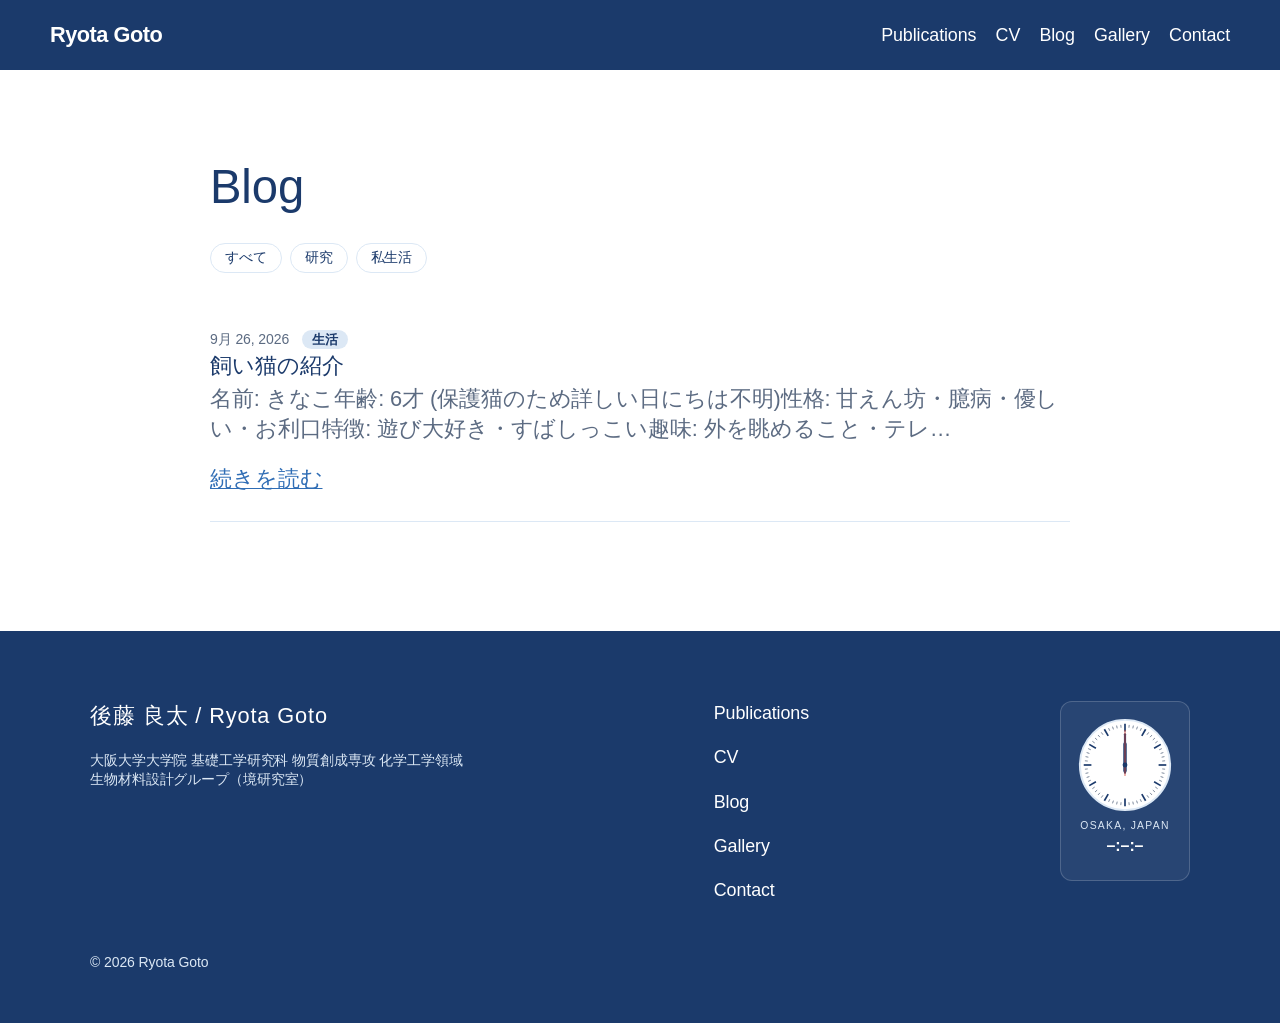
<file: site/blog/index.html>
<!DOCTYPE html>
<html lang="ja">
<head><meta charset="UTF-8">
	
	<meta name="viewport" content="width=device-width, initial-scale=1">
<meta name="robots" content="max-image-preview:large">
<meta name="google-site-verification" content="NAGAGIV8cYt2ThEVdOZjsJhklp0wHnk1jr2orELQb4M">
<title>Blog – Ryota Goto</title>
<link rel="alternate" type="application/rss+xml" title="Ryota Goto » フィード" href="https://ryotakashiwagigoto.github.io/feed/">
<link rel="alternate" type="application/rss+xml" title="Ryota Goto » コメントフィード" href="https://ryotakashiwagigoto.github.io/comments/feed/">


<style id="wp-img-auto-sizes-contain-inline-css">
img:is([sizes=auto i],[sizes^="auto," i]){contain-intrinsic-size:3000px 1500px}
/*# sourceURL=wp-img-auto-sizes-contain-inline-css */
</style>
<style id="wp-block-site-title-inline-css">
.wp-block-site-title{box-sizing:border-box}.wp-block-site-title :where(a){color:inherit;font-family:inherit;font-size:inherit;font-style:inherit;font-weight:inherit;letter-spacing:inherit;line-height:inherit;text-decoration:inherit}
/*# sourceURL=https://ryotakashiwagigoto.github.io/wp-includes/blocks/site-title/style.min.css */
</style>
<style id="wp-block-navigation-link-inline-css">
.wp-block-navigation .wp-block-navigation-item__label{overflow-wrap:break-word}.wp-block-navigation .wp-block-navigation-item__description{display:none}.link-ui-tools{outline:1px solid #f0f0f0;padding:8px}.link-ui-block-inserter{padding-top:8px}.link-ui-block-inserter__back{margin-left:8px;text-transform:uppercase}
/*# sourceURL=https://ryotakashiwagigoto.github.io/wp-includes/blocks/navigation-link/style.min.css */
</style>
<style id="wp-block-navigation-inline-css">
.wp-block-navigation{position:relative}.wp-block-navigation ul{margin-bottom:0;margin-left:0;margin-top:0;padding-left:0}.wp-block-navigation ul,.wp-block-navigation ul li{list-style:none}.wp-block-navigation .wp-block-navigation-item{align-items:center;background-color:inherit;display:flex;position:relative}.wp-block-navigation .wp-block-navigation-item .wp-block-navigation__submenu-container:empty{display:none}.wp-block-navigation .wp-block-navigation-item__content{display:block;z-index:1}.wp-block-navigation .wp-block-navigation-item__content.wp-block-navigation-item__content{color:inherit}.wp-block-navigation.has-text-decoration-underline .wp-block-navigation-item__content,.wp-block-navigation.has-text-decoration-underline .wp-block-navigation-item__content:active,.wp-block-navigation.has-text-decoration-underline .wp-block-navigation-item__content:focus{text-decoration:underline}.wp-block-navigation.has-text-decoration-line-through .wp-block-navigation-item__content,.wp-block-navigation.has-text-decoration-line-through .wp-block-navigation-item__content:active,.wp-block-navigation.has-text-decoration-line-through .wp-block-navigation-item__content:focus{text-decoration:line-through}.wp-block-navigation :where(a),.wp-block-navigation :where(a:active),.wp-block-navigation :where(a:focus){text-decoration:none}.wp-block-navigation .wp-block-navigation__submenu-icon{align-self:center;background-color:inherit;border:none;color:currentColor;display:inline-block;font-size:inherit;height:.6em;line-height:0;margin-left:.25em;padding:0;width:.6em}.wp-block-navigation .wp-block-navigation__submenu-icon svg{stroke:currentColor;display:inline-block;height:inherit;margin-top:.075em;width:inherit}.wp-block-navigation{--navigation-layout-justification-setting:flex-start;--navigation-layout-direction:row;--navigation-layout-wrap:wrap;--navigation-layout-justify:flex-start;--navigation-layout-align:center}.wp-block-navigation.is-vertical{--navigation-layout-direction:column;--navigation-layout-justify:initial;--navigation-layout-align:flex-start}.wp-block-navigation.no-wrap{--navigation-layout-wrap:nowrap}.wp-block-navigation.items-justified-center{--navigation-layout-justification-setting:center;--navigation-layout-justify:center}.wp-block-navigation.items-justified-center.is-vertical{--navigation-layout-align:center}.wp-block-navigation.items-justified-right{--navigation-layout-justification-setting:flex-end;--navigation-layout-justify:flex-end}.wp-block-navigation.items-justified-right.is-vertical{--navigation-layout-align:flex-end}.wp-block-navigation.items-justified-space-between{--navigation-layout-justification-setting:space-between;--navigation-layout-justify:space-between}:where(.wp-block-navigation) ul li{padding:0}.wp-block-navigation .has-child .wp-block-navigation__submenu-container{align-items:normal;background-color:inherit;color:inherit;display:flex;flex-direction:column;opacity:0;position:absolute;z-index:2}@media not (prefers-reduced-motion){.wp-block-navigation .has-child .wp-block-navigation__submenu-container{transition:opacity .1s linear}}.wp-block-navigation .has-child .wp-block-navigation__submenu-container{height:0;overflow:hidden;visibility:hidden;width:0}.wp-block-navigation .has-child .wp-block-navigation__submenu-container>.wp-block-navigation-item>.wp-block-navigation-item__content{display:flex;flex-grow:1;padding:.5em 1em}.wp-block-navigation .has-child .wp-block-navigation__submenu-container>.wp-block-navigation-item>.wp-block-navigation-item__content .wp-block-navigation__submenu-icon{margin-left:auto;margin-right:0}.wp-block-navigation .has-child .wp-block-navigation__submenu-container .wp-block-navigation-item__content{margin:0}.wp-block-navigation .has-child .wp-block-navigation__submenu-container{left:-1px;top:100%}@media (min-width:782px){.wp-block-navigation .has-child .wp-block-navigation__submenu-container .wp-block-navigation__submenu-container{left:100%;top:-1px}.wp-block-navigation .has-child .wp-block-navigation__submenu-container .wp-block-navigation__submenu-container:before{background:transparent;content:"";display:block;height:100%;position:absolute;right:100%;width:.5em}.wp-block-navigation .has-child .wp-block-navigation__submenu-container .wp-block-navigation__submenu-icon{margin-right:.25em}.wp-block-navigation .has-child .wp-block-navigation__submenu-container .wp-block-navigation__submenu-icon svg{transform:rotate(-90deg)}}@media (hover:hover){.wp-block-navigation .has-child:not(.open-on-click):hover>.wp-block-navigation__submenu-container{height:auto;min-width:200px;opacity:1;overflow:visible;visibility:visible;width:auto}}.wp-block-navigation .has-child .wp-block-navigation-submenu__toggle[aria-expanded=true]~.wp-block-navigation__submenu-container,.wp-block-navigation .has-child:not(.open-on-click):not(.open-on-hover-click):focus-within>.wp-block-navigation__submenu-container{height:auto;min-width:200px;opacity:1;overflow:visible;visibility:visible;width:auto}.wp-block-navigation .has-child.open-always{align-items:var(--navigation-layout-align,initial);flex-direction:var(--navigation-layout-direction,initial);flex-wrap:var(--navigation-layout-wrap,wrap);gap:var(--wp--style--block-gap,2em)}.wp-block-navigation .has-child.open-always,.wp-block-navigation .has-child.open-always .wp-block-navigation-item{justify-content:var(--navigation-layout-justify,initial)}.wp-block-navigation .has-child.open-always .wp-block-navigation__submenu-container,.wp-block-navigation .has-child.open-always.wp-block-navigation-submenu{gap:var(--wp--style--block-gap,2em)}.wp-block-navigation .has-child.open-always .wp-block-navigation-item,.wp-block-navigation .has-child.open-always .wp-block-navigation__submenu-container,.wp-block-navigation .has-child.open-always.wp-block-navigation-submenu{padding-bottom:0;padding-top:0}.wp-block-navigation .has-child.open-always .wp-block-navigation__submenu-container{padding-left:var(--wp--style--block-gap,2em);padding-right:var(--wp--style--block-gap,2em)}.wp-block-navigation .has-child.open-always .wp-block-navigation__submenu-container .wp-block-navigation-item__content{padding:0}.wp-block-navigation .has-child.open-always .wp-block-navigation__submenu-container>.wp-block-navigation-item>.wp-block-navigation-item__content,.wp-block-navigation .has-child.open-always>.wp-block-navigation-item__content{flex-grow:0}.wp-block-navigation .has-child.open-always>.wp-block-navigation__submenu-container{background-color:transparent;border:none;color:inherit;flex-basis:100%;height:auto;opacity:1;overflow:visible;position:static;visibility:visible;width:auto}.wp-block-navigation.has-background .has-child .wp-block-navigation__submenu-container{left:0;top:100%}@media (min-width:782px){.wp-block-navigation.has-background .has-child .wp-block-navigation__submenu-container .wp-block-navigation__submenu-container{left:100%;top:0}}.wp-block-navigation-submenu{display:flex;position:relative}.wp-block-navigation-submenu .wp-block-navigation__submenu-icon svg{stroke:currentColor}button.wp-block-navigation-item__content{background-color:transparent;border:none;color:currentColor;font-family:inherit;font-size:inherit;font-style:inherit;font-weight:inherit;letter-spacing:inherit;line-height:inherit;text-align:left;text-transform:inherit}.wp-block-navigation-submenu__toggle{cursor:pointer}.wp-block-navigation-submenu__toggle[aria-expanded=true]+.wp-block-navigation__submenu-icon>svg,.wp-block-navigation-submenu__toggle[aria-expanded=true]>svg{transform:rotate(180deg)}.wp-block-navigation-item.open-on-click .wp-block-navigation-submenu__toggle{padding-left:0;padding-right:.85em}.wp-block-navigation-item.open-on-click .wp-block-navigation-submenu__toggle+.wp-block-navigation__submenu-icon{margin-left:-.6em;pointer-events:none}.wp-block-navigation-item.open-on-click button.wp-block-navigation-item__content:not(.wp-block-navigation-submenu__toggle){padding:0}.wp-block-navigation .wp-block-page-list,.wp-block-navigation__container,.wp-block-navigation__responsive-close,.wp-block-navigation__responsive-container,.wp-block-navigation__responsive-container-content,.wp-block-navigation__responsive-dialog{gap:inherit}:where(.wp-block-navigation.has-background .wp-block-navigation-item a:not(.wp-element-button)),:where(.wp-block-navigation.has-background .wp-block-navigation-submenu a:not(.wp-element-button)){padding:.5em 1em}:where(.wp-block-navigation .wp-block-navigation__submenu-container .wp-block-navigation-item a:not(.wp-element-button)),:where(.wp-block-navigation .wp-block-navigation__submenu-container .wp-block-navigation-submenu a:not(.wp-element-button)),:where(.wp-block-navigation .wp-block-navigation__submenu-container .wp-block-navigation-submenu button.wp-block-navigation-item__content),:where(.wp-block-navigation .wp-block-navigation__submenu-container .wp-block-pages-list__item button.wp-block-navigation-item__content){padding:.5em 1em}.wp-block-navigation.items-justified-right .wp-block-navigation__container .has-child .wp-block-navigation__submenu-container,.wp-block-navigation.items-justified-right .wp-block-page-list>.has-child .wp-block-navigation__submenu-container,.wp-block-navigation.items-justified-space-between .wp-block-page-list>.has-child:last-child .wp-block-navigation__submenu-container,.wp-block-navigation.items-justified-space-between>.wp-block-navigation__container>.has-child:last-child .wp-block-navigation__submenu-container{left:auto;right:0}.wp-block-navigation.items-justified-right .wp-block-navigation__container .has-child .wp-block-navigation__submenu-container .wp-block-navigation__submenu-container,.wp-block-navigation.items-justified-right .wp-block-page-list>.has-child .wp-block-navigation__submenu-container .wp-block-navigation__submenu-container,.wp-block-navigation.items-justified-space-between .wp-block-page-list>.has-child:last-child .wp-block-navigation__submenu-container .wp-block-navigation__submenu-container,.wp-block-navigation.items-justified-space-between>.wp-block-navigation__container>.has-child:last-child .wp-block-navigation__submenu-container .wp-block-navigation__submenu-container{left:-1px;right:-1px}@media (min-width:782px){.wp-block-navigation.items-justified-right .wp-block-navigation__container .has-child .wp-block-navigation__submenu-container .wp-block-navigation__submenu-container,.wp-block-navigation.items-justified-right .wp-block-page-list>.has-child .wp-block-navigation__submenu-container .wp-block-navigation__submenu-container,.wp-block-navigation.items-justified-space-between .wp-block-page-list>.has-child:last-child .wp-block-navigation__submenu-container .wp-block-navigation__submenu-container,.wp-block-navigation.items-justified-space-between>.wp-block-navigation__container>.has-child:last-child .wp-block-navigation__submenu-container .wp-block-navigation__submenu-container{left:auto;right:100%}}.wp-block-navigation:not(.has-background) .wp-block-navigation__submenu-container{background-color:#fff;border:1px solid rgba(0,0,0,.15)}.wp-block-navigation.has-background .wp-block-navigation__submenu-container{background-color:inherit}.wp-block-navigation:not(.has-text-color) .wp-block-navigation__submenu-container{color:#000}.wp-block-navigation__container{align-items:var(--navigation-layout-align,initial);display:flex;flex-direction:var(--navigation-layout-direction,initial);flex-wrap:var(--navigation-layout-wrap,wrap);justify-content:var(--navigation-layout-justify,initial);list-style:none;margin:0;padding-left:0}.wp-block-navigation__container .is-responsive{display:none}.wp-block-navigation__container:only-child,.wp-block-page-list:only-child{flex-grow:1}@keyframes overlay-menu__fade-in-animation{0%{opacity:0;transform:translateY(.5em)}to{opacity:1;transform:translateY(0)}}.wp-block-navigation__responsive-container{bottom:0;display:none;left:0;position:fixed;right:0;top:0}.wp-block-navigation__responsive-container :where(.wp-block-navigation-item a){color:inherit}.wp-block-navigation__responsive-container .wp-block-navigation__responsive-container-content{align-items:var(--navigation-layout-align,initial);display:flex;flex-direction:var(--navigation-layout-direction,initial);flex-wrap:var(--navigation-layout-wrap,wrap);justify-content:var(--navigation-layout-justify,initial)}.wp-block-navigation__responsive-container:not(.is-menu-open.is-menu-open){background-color:inherit!important;color:inherit!important}.wp-block-navigation__responsive-container.is-menu-open{background-color:inherit;display:flex;flex-direction:column}@media not (prefers-reduced-motion){.wp-block-navigation__responsive-container.is-menu-open{animation:overlay-menu__fade-in-animation .1s ease-out;animation-fill-mode:forwards}}.wp-block-navigation__responsive-container.is-menu-open:not(.disable-default-overlay){padding:clamp(1rem,var(--wp--style--root--padding-top),20rem) clamp(1rem,var(--wp--style--root--padding-right),20rem) clamp(1rem,var(--wp--style--root--padding-bottom),20rem) clamp(1rem,var(--wp--style--root--padding-left),20rem)}.wp-block-navigation__responsive-container.is-menu-open{overflow:auto;z-index:100000}.wp-block-navigation__responsive-container.is-menu-open:not(.disable-default-overlay) .wp-block-navigation__responsive-container-content{padding-top:calc(2rem + 24px)}.wp-block-navigation__responsive-container.is-menu-open:where(:not(.disable-default-overlay)) .wp-block-navigation__responsive-container-content{align-items:var(--navigation-layout-justification-setting,inherit);display:flex;flex-direction:column;flex-wrap:nowrap;overflow:visible}.wp-block-navigation__responsive-container.is-menu-open:where(:not(.disable-default-overlay)) .wp-block-navigation__responsive-container-content,.wp-block-navigation__responsive-container.is-menu-open:where(:not(.disable-default-overlay)) .wp-block-navigation__responsive-container-content .wp-block-navigation__container,.wp-block-navigation__responsive-container.is-menu-open:where(:not(.disable-default-overlay)) .wp-block-navigation__responsive-container-content .wp-block-page-list{justify-content:flex-start}.wp-block-navigation__responsive-container.is-menu-open:where(:not(.disable-default-overlay)) .wp-block-navigation__responsive-container-content .wp-block-navigation__submenu-icon{display:none}.wp-block-navigation__responsive-container.is-menu-open:where(:not(.disable-default-overlay)) .wp-block-navigation__responsive-container-content .has-child .wp-block-navigation__submenu-container{border:none;height:auto;min-width:200px;opacity:1;overflow:initial;padding-left:2rem;padding-right:2rem;position:static;visibility:visible;width:auto}.wp-block-navigation__responsive-container.is-menu-open:where(:not(.disable-default-overlay)) .wp-block-navigation__responsive-container-content .wp-block-navigation__container,.wp-block-navigation__responsive-container.is-menu-open:where(:not(.disable-default-overlay)) .wp-block-navigation__responsive-container-content .wp-block-navigation__submenu-container{gap:inherit}.wp-block-navigation__responsive-container.is-menu-open:where(:not(.disable-default-overlay)) .wp-block-navigation__responsive-container-content .wp-block-navigation__submenu-container{padding-top:var(--wp--style--block-gap,2em)}.wp-block-navigation__responsive-container.is-menu-open:where(:not(.disable-default-overlay)) .wp-block-navigation__responsive-container-content .wp-block-navigation-item__content{padding:0}.wp-block-navigation__responsive-container.is-menu-open:where(:not(.disable-default-overlay)) .wp-block-navigation__responsive-container-content .wp-block-navigation-item,.wp-block-navigation__responsive-container.is-menu-open:where(:not(.disable-default-overlay)) .wp-block-navigation__responsive-container-content .wp-block-navigation__container,.wp-block-navigation__responsive-container.is-menu-open:where(:not(.disable-default-overlay)) .wp-block-navigation__responsive-container-content .wp-block-page-list{align-items:var(--navigation-layout-justification-setting,initial);display:flex;flex-direction:column}.wp-block-navigation__responsive-container.is-menu-open:where(:not(.disable-default-overlay)) .wp-block-navigation-item,.wp-block-navigation__responsive-container.is-menu-open:where(:not(.disable-default-overlay)) .wp-block-navigation-item .wp-block-navigation__submenu-container,.wp-block-navigation__responsive-container.is-menu-open:where(:not(.disable-default-overlay)) .wp-block-navigation__container,.wp-block-navigation__responsive-container.is-menu-open:where(:not(.disable-default-overlay)) .wp-block-page-list{background:transparent!important;color:inherit!important}.wp-block-navigation__responsive-container.is-menu-open:where(:not(.disable-default-overlay)) .wp-block-navigation__submenu-container.wp-block-navigation__submenu-container.wp-block-navigation__submenu-container.wp-block-navigation__submenu-container{left:auto;right:auto}.wp-block-navigation__responsive-container.disable-default-overlay .wp-block-navigation__overlay-container{display:none;width:100%}.wp-block-navigation__responsive-container.disable-default-overlay .wp-block-navigation__responsive-close{max-width:none}.wp-block-navigation__responsive-container.disable-default-overlay.is-menu-open .wp-block-navigation__responsive-container-content>:not(.wp-block-navigation__overlay-container){display:none}.wp-block-navigation__responsive-container.disable-default-overlay.is-menu-open .wp-block-navigation__responsive-container-content .wp-block-navigation__overlay-container{display:block}.wp-block-navigation__responsive-container.disable-default-overlay.is-menu-open .wp-block-navigation__responsive-container-content .wp-block-navigation__overlay-container .wp-block-navigation__submenu-container{left:0;right:auto}@media (min-width:600px){.wp-block-navigation__responsive-container:not(.hidden-by-default):not(.is-menu-open){background-color:inherit;display:block;position:relative;width:100%;z-index:auto}.wp-block-navigation__responsive-container:not(.hidden-by-default):not(.is-menu-open) .wp-block-navigation__responsive-container-close{display:none}.wp-block-navigation__responsive-container.is-menu-open .wp-block-navigation__submenu-container.wp-block-navigation__submenu-container.wp-block-navigation__submenu-container.wp-block-navigation__submenu-container{left:0}}.wp-block-navigation:not(.has-background) .wp-block-navigation__responsive-container.is-menu-open:not(.disable-default-overlay){background-color:#fff}.wp-block-navigation:not(.has-text-color) .wp-block-navigation__responsive-container.is-menu-open:not(.disable-default-overlay){color:#000}.wp-block-navigation__toggle_button_label{font-size:1rem;font-weight:700}.wp-block-navigation__responsive-container-close,.wp-block-navigation__responsive-container-open{background:transparent;border:none;color:currentColor;cursor:pointer;margin:0;padding:0;text-transform:inherit;vertical-align:middle}.wp-block-navigation__responsive-container-close svg,.wp-block-navigation__responsive-container-open svg{fill:currentColor;display:block;height:24px;pointer-events:none;width:24px}.wp-block-navigation__responsive-container-open{display:flex}.wp-block-navigation__responsive-container-open.wp-block-navigation__responsive-container-open.wp-block-navigation__responsive-container-open{font-family:inherit;font-size:inherit;font-weight:inherit}@media (min-width:600px){.wp-block-navigation__responsive-container-open:not(.always-shown){display:none}}.wp-block-navigation__responsive-container-close{position:absolute;right:0;top:0;z-index:2}.wp-block-navigation__responsive-container-close.wp-block-navigation__responsive-container-close.wp-block-navigation__responsive-container-close{font-family:inherit;font-size:inherit;font-weight:inherit}.disable-default-overlay .wp-block-navigation__responsive-container-close{right:clamp(1rem,var(--wp--style--root--padding-left),20rem);top:clamp(1rem,var(--wp--style--root--padding-left),20rem)}.wp-block-navigation__responsive-close{width:100%}.has-modal-open .wp-block-navigation__responsive-close{margin-left:auto;margin-right:auto;max-width:var(--wp--style--global--wide-size,100%)}.wp-block-navigation__responsive-close:focus{outline:none}.is-menu-open .wp-block-navigation__responsive-close,.is-menu-open .wp-block-navigation__responsive-container-content,.is-menu-open .wp-block-navigation__responsive-dialog{box-sizing:border-box}.wp-block-navigation__responsive-dialog{position:relative}.has-modal-open .admin-bar .is-menu-open:where(:not(.disable-default-overlay)) .wp-block-navigation__responsive-dialog{margin-top:46px}@media (min-width:782px){.has-modal-open .admin-bar .is-menu-open:where(:not(.disable-default-overlay)) .wp-block-navigation__responsive-dialog{margin-top:32px}}html.has-modal-open{overflow:hidden}
/*# sourceURL=https://ryotakashiwagigoto.github.io/wp-includes/blocks/navigation/style.min.css */
</style>
<style id="wp-block-group-inline-css">
.wp-block-group{box-sizing:border-box}:where(.wp-block-group.wp-block-group-is-layout-constrained){position:relative}
/*# sourceURL=https://ryotakashiwagigoto.github.io/wp-includes/blocks/group/style.min.css */
</style>
<style id="wp-block-post-title-inline-css">
.wp-block-post-title{box-sizing:border-box;word-break:break-word}.wp-block-post-title :where(a){display:inline-block;font-family:inherit;font-size:inherit;font-style:inherit;font-weight:inherit;letter-spacing:inherit;line-height:inherit;text-decoration:inherit}
/*# sourceURL=https://ryotakashiwagigoto.github.io/wp-includes/blocks/post-title/style.min.css */
</style>
<style id="wp-block-paragraph-inline-css">
.is-small-text{font-size:.875em}.is-regular-text{font-size:1em}.is-large-text{font-size:2.25em}.is-larger-text{font-size:3em}.has-drop-cap:not(:focus):first-letter{float:left;font-size:8.4em;font-style:normal;font-weight:100;line-height:.68;margin:.05em .1em 0 0;text-transform:uppercase}body.rtl .has-drop-cap:not(:focus):first-letter{float:none;margin-left:.1em}p.has-drop-cap.has-background{overflow:hidden}:root :where(p.has-background){padding:1.25em 2.375em}:where(p.has-text-color:not(.has-link-color)) a{color:inherit}p.has-text-align-left[style*="writing-mode:vertical-lr"],p.has-text-align-right[style*="writing-mode:vertical-rl"]{rotate:180deg}
/*# sourceURL=https://ryotakashiwagigoto.github.io/wp-includes/blocks/paragraph/style.min.css */
</style>
<style id="wp-block-post-date-inline-css">
.wp-block-post-date{box-sizing:border-box}
/*# sourceURL=https://ryotakashiwagigoto.github.io/wp-includes/blocks/post-date/style.min.css */
</style>
<style id="wp-block-post-terms-inline-css">
.wp-block-post-terms{box-sizing:border-box}.wp-block-post-terms .wp-block-post-terms__separator{white-space:pre-wrap}
/*# sourceURL=https://ryotakashiwagigoto.github.io/wp-includes/blocks/post-terms/style.min.css */
</style>
<style id="wp-block-post-excerpt-inline-css">
:where(.wp-block-post-excerpt){box-sizing:border-box;margin-bottom:var(--wp--style--block-gap);margin-top:var(--wp--style--block-gap)}.wp-block-post-excerpt__excerpt{margin-bottom:0;margin-top:0}.wp-block-post-excerpt__more-text{margin-bottom:0;margin-top:var(--wp--style--block-gap)}.wp-block-post-excerpt__more-link{display:inline-block}
/*# sourceURL=https://ryotakashiwagigoto.github.io/wp-includes/blocks/post-excerpt/style.min.css */
</style>
<style id="wp-block-post-template-inline-css">
.wp-block-post-template{box-sizing:border-box;list-style:none;margin-bottom:0;margin-top:0;max-width:100%;padding:0}.wp-block-post-template.is-flex-container{display:flex;flex-direction:row;flex-wrap:wrap;gap:1.25em}.wp-block-post-template.is-flex-container>li{margin:0;width:100%}@media (min-width:600px){.wp-block-post-template.is-flex-container.is-flex-container.columns-2>li{width:calc(50% - .625em)}.wp-block-post-template.is-flex-container.is-flex-container.columns-3>li{width:calc(33.33333% - .83333em)}.wp-block-post-template.is-flex-container.is-flex-container.columns-4>li{width:calc(25% - .9375em)}.wp-block-post-template.is-flex-container.is-flex-container.columns-5>li{width:calc(20% - 1em)}.wp-block-post-template.is-flex-container.is-flex-container.columns-6>li{width:calc(16.66667% - 1.04167em)}}@media (max-width:600px){.wp-block-post-template-is-layout-grid[class*=columns-]:not(.has-native-responsive-grid){grid-template-columns:1fr}}.wp-block-post-template-is-layout-constrained>li>.alignright,.wp-block-post-template-is-layout-flow>li>.alignright{float:right;margin-inline-end:0;margin-inline-start:2em}.wp-block-post-template-is-layout-constrained>li>.alignleft,.wp-block-post-template-is-layout-flow>li>.alignleft{float:left;margin-inline-end:2em;margin-inline-start:0}.wp-block-post-template-is-layout-constrained>li>.aligncenter,.wp-block-post-template-is-layout-flow>li>.aligncenter{margin-inline-end:auto;margin-inline-start:auto}
/*# sourceURL=https://ryotakashiwagigoto.github.io/wp-includes/blocks/post-template/style.min.css */
</style>
<style id="wp-emoji-styles-inline-css">

	img.wp-smiley, img.emoji {
		display: inline !important;
		border: none !important;
		box-shadow: none !important;
		height: 1em !important;
		width: 1em !important;
		margin: 0 0.07em !important;
		vertical-align: -0.1em !important;
		background: none !important;
		padding: 0 !important;
	}
/*# sourceURL=wp-emoji-styles-inline-css */
</style>
<style id="wp-block-library-inline-css">
:root{--wp-block-synced-color:#7a00df;--wp-block-synced-color--rgb:122,0,223;--wp-bound-block-color:var(--wp-block-synced-color);--wp-editor-canvas-background:#ddd;--wp-admin-theme-color:#007cba;--wp-admin-theme-color--rgb:0,124,186;--wp-admin-theme-color-darker-10:#006ba1;--wp-admin-theme-color-darker-10--rgb:0,107,160.5;--wp-admin-theme-color-darker-20:#005a87;--wp-admin-theme-color-darker-20--rgb:0,90,135;--wp-admin-border-width-focus:2px}@media (min-resolution:192dpi){:root{--wp-admin-border-width-focus:1.5px}}.wp-element-button{cursor:pointer}:root .has-very-light-gray-background-color{background-color:#eee}:root .has-very-dark-gray-background-color{background-color:#313131}:root .has-very-light-gray-color{color:#eee}:root .has-very-dark-gray-color{color:#313131}:root .has-vivid-green-cyan-to-vivid-cyan-blue-gradient-background{background:linear-gradient(135deg,#00d084,#0693e3)}:root .has-purple-crush-gradient-background{background:linear-gradient(135deg,#34e2e4,#4721fb 50%,#ab1dfe)}:root .has-hazy-dawn-gradient-background{background:linear-gradient(135deg,#faaca8,#dad0ec)}:root .has-subdued-olive-gradient-background{background:linear-gradient(135deg,#fafae1,#67a671)}:root .has-atomic-cream-gradient-background{background:linear-gradient(135deg,#fdd79a,#004a59)}:root .has-nightshade-gradient-background{background:linear-gradient(135deg,#330968,#31cdcf)}:root .has-midnight-gradient-background{background:linear-gradient(135deg,#020381,#2874fc)}:root{--wp--preset--font-size--normal:16px;--wp--preset--font-size--huge:42px}.has-regular-font-size{font-size:1em}.has-larger-font-size{font-size:2.625em}.has-normal-font-size{font-size:var(--wp--preset--font-size--normal)}.has-huge-font-size{font-size:var(--wp--preset--font-size--huge)}:root .has-text-align-center{text-align:center}:root .has-text-align-left{text-align:left}:root .has-text-align-right{text-align:right}.has-fit-text{white-space:nowrap!important}#end-resizable-editor-section{display:none}.aligncenter{clear:both}.items-justified-left{justify-content:flex-start}.items-justified-center{justify-content:center}.items-justified-right{justify-content:flex-end}.items-justified-space-between{justify-content:space-between}.screen-reader-text{word-wrap:normal!important;border:0;clip-path:inset(50%);height:1px;margin:-1px;overflow:hidden;padding:0;position:absolute;width:1px;word-break:normal!important}.screen-reader-text:focus{background-color:#ddd;clip-path:none;color:#444;display:block;font-size:1em;height:auto;left:5px;line-height:normal;padding:15px 23px 14px;text-decoration:none;top:5px;width:auto;z-index:100000}html :where(.has-border-color){border-style:solid}html :where([style^=border-color],[style*=";border-color"],[style*="; border-color"]){border-style:solid}html :where([style^=border-top-color],[style*=";border-top-color"],[style*="; border-top-color"]){border-top-style:solid}html :where([style^=border-right-color],[style*=";border-right-color"],[style*="; border-right-color"]){border-right-style:solid}html :where([style^=border-bottom-color],[style*=";border-bottom-color"],[style*="; border-bottom-color"]){border-bottom-style:solid}html :where([style^=border-left-color],[style*=";border-left-color"],[style*="; border-left-color"]){border-left-style:solid}html :where([style^=border-width],[style*=";border-width"],[style*="; border-width"]){border-style:solid}html :where([style^=border-top-width],[style*=";border-top-width"],[style*="; border-top-width"]){border-top-style:solid}html :where([style^=border-right-width],[style*=";border-right-width"],[style*="; border-right-width"]){border-right-style:solid}html :where([style^=border-bottom-width],[style*=";border-bottom-width"],[style*="; border-bottom-width"]){border-bottom-style:solid}html :where([style^=border-left-width],[style*=";border-left-width"],[style*="; border-left-width"]){border-left-style:solid}html :where(img[class*=wp-image-]){height:auto;max-width:100%}:where(figure){margin:0 0 1em}html :where(.is-position-sticky){--wp-admin--admin-bar--position-offset:var(--wp-admin--admin-bar--height,0px)}@media screen and (max-width:600px){html :where(.is-position-sticky){--wp-admin--admin-bar--position-offset:0px}}
/*# sourceURL=/wp-includes/css/dist/block-library/common.min.css */
</style>
<style id="global-styles-inline-css">
:root{--wp--preset--aspect-ratio--square: 1;--wp--preset--aspect-ratio--4-3: 4/3;--wp--preset--aspect-ratio--3-4: 3/4;--wp--preset--aspect-ratio--3-2: 3/2;--wp--preset--aspect-ratio--2-3: 2/3;--wp--preset--aspect-ratio--16-9: 16/9;--wp--preset--aspect-ratio--9-16: 9/16;--wp--preset--color--black: #000000;--wp--preset--color--cyan-bluish-gray: #abb8c3;--wp--preset--color--white: #ffffff;--wp--preset--color--pale-pink: #f78da7;--wp--preset--color--vivid-red: #cf2e2e;--wp--preset--color--luminous-vivid-orange: #ff6900;--wp--preset--color--luminous-vivid-amber: #fcb900;--wp--preset--color--light-green-cyan: #7bdcb5;--wp--preset--color--vivid-green-cyan: #00d084;--wp--preset--color--pale-cyan-blue: #8ed1fc;--wp--preset--color--vivid-cyan-blue: #0693e3;--wp--preset--color--vivid-purple: #9b51e0;--wp--preset--color--base: #FFFFFF;--wp--preset--color--contrast: #13233F;--wp--preset--color--accent-1: #1B3A6B;--wp--preset--color--accent-2: #DCE8F5;--wp--preset--color--accent-3: #2F6DB5;--wp--preset--color--accent-4: #5C6B82;--wp--preset--color--accent-5: #F3F7FB;--wp--preset--color--accent-6: color-mix(in srgb, currentColor 20%, transparent);--wp--preset--gradient--vivid-cyan-blue-to-vivid-purple: linear-gradient(135deg,rgb(6,147,227) 0%,rgb(155,81,224) 100%);--wp--preset--gradient--light-green-cyan-to-vivid-green-cyan: linear-gradient(135deg,rgb(122,220,180) 0%,rgb(0,208,130) 100%);--wp--preset--gradient--luminous-vivid-amber-to-luminous-vivid-orange: linear-gradient(135deg,rgb(252,185,0) 0%,rgb(255,105,0) 100%);--wp--preset--gradient--luminous-vivid-orange-to-vivid-red: linear-gradient(135deg,rgb(255,105,0) 0%,rgb(207,46,46) 100%);--wp--preset--gradient--very-light-gray-to-cyan-bluish-gray: linear-gradient(135deg,rgb(238,238,238) 0%,rgb(169,184,195) 100%);--wp--preset--gradient--cool-to-warm-spectrum: linear-gradient(135deg,rgb(74,234,220) 0%,rgb(151,120,209) 20%,rgb(207,42,186) 40%,rgb(238,44,130) 60%,rgb(251,105,98) 80%,rgb(254,248,76) 100%);--wp--preset--gradient--blush-light-purple: linear-gradient(135deg,rgb(255,206,236) 0%,rgb(152,150,240) 100%);--wp--preset--gradient--blush-bordeaux: linear-gradient(135deg,rgb(254,205,165) 0%,rgb(254,45,45) 50%,rgb(107,0,62) 100%);--wp--preset--gradient--luminous-dusk: linear-gradient(135deg,rgb(255,203,112) 0%,rgb(199,81,192) 50%,rgb(65,88,208) 100%);--wp--preset--gradient--pale-ocean: linear-gradient(135deg,rgb(255,245,203) 0%,rgb(182,227,212) 50%,rgb(51,167,181) 100%);--wp--preset--gradient--electric-grass: linear-gradient(135deg,rgb(202,248,128) 0%,rgb(113,206,126) 100%);--wp--preset--gradient--midnight: linear-gradient(135deg,rgb(2,3,129) 0%,rgb(40,116,252) 100%);--wp--preset--font-size--small: 0.875rem;--wp--preset--font-size--medium: clamp(1rem, 1rem + ((1vw - 0.2rem) * 0.196), 1.125rem);--wp--preset--font-size--large: clamp(1.125rem, 1.125rem + ((1vw - 0.2rem) * 0.392), 1.375rem);--wp--preset--font-size--x-large: clamp(1.75rem, 1.75rem + ((1vw - 0.2rem) * 0.392), 2rem);--wp--preset--font-size--xx-large: clamp(2.15rem, 2.15rem + ((1vw - 0.2rem) * 1.333), 3rem);--wp--preset--font-family--manrope: Manrope, "Hiragino Sans", "Hiragino Kaku Gothic ProN", "Noto Sans JP", Meiryo, sans-serif;--wp--preset--font-family--fira-code: "Fira Code", monospace;--wp--preset--spacing--20: 10px;--wp--preset--spacing--30: 20px;--wp--preset--spacing--40: 30px;--wp--preset--spacing--50: clamp(30px, 5vw, 50px);--wp--preset--spacing--60: clamp(30px, 7vw, 70px);--wp--preset--spacing--70: clamp(50px, 7vw, 90px);--wp--preset--spacing--80: clamp(70px, 10vw, 140px);--wp--preset--shadow--natural: 6px 6px 9px rgba(0, 0, 0, 0.2);--wp--preset--shadow--deep: 12px 12px 50px rgba(0, 0, 0, 0.4);--wp--preset--shadow--sharp: 6px 6px 0px rgba(0, 0, 0, 0.2);--wp--preset--shadow--outlined: 6px 6px 0px -3px rgb(255, 255, 255), 6px 6px rgb(0, 0, 0);--wp--preset--shadow--crisp: 6px 6px 0px rgb(0, 0, 0);}.wp-block-button{--wp--preset--dimension--25: 25%;--wp--preset--dimension--50: 50%;--wp--preset--dimension--75: 75%;--wp--preset--dimension--100: 100%;}:root { --wp--style--global--content-size: 645px;--wp--style--global--wide-size: 1340px; }:where(body) { margin: 0; }.wp-site-blocks { padding-top: var(--wp--style--root--padding-top); padding-bottom: var(--wp--style--root--padding-bottom); }.has-global-padding { padding-right: var(--wp--style--root--padding-right); padding-left: var(--wp--style--root--padding-left); }.has-global-padding > .alignfull { margin-right: calc(var(--wp--style--root--padding-right) * -1); margin-left: calc(var(--wp--style--root--padding-left) * -1); }.has-global-padding :where(:not(.alignfull.is-layout-flow) > .has-global-padding:not(.wp-block-block, .alignfull)) { padding-right: 0; padding-left: 0; }.has-global-padding :where(:not(.alignfull.is-layout-flow) > .has-global-padding:not(.wp-block-block, .alignfull)) > .alignfull { margin-left: 0; margin-right: 0; }.wp-site-blocks > .alignleft { float: left; margin-right: 2em; }.wp-site-blocks > .alignright { float: right; margin-left: 2em; }.wp-site-blocks > .aligncenter { justify-content: center; margin-left: auto; margin-right: auto; }:where(.wp-site-blocks) > * { margin-block-start: 1.2rem; margin-block-end: 0; }:where(.wp-site-blocks) > :first-child { margin-block-start: 0; }:where(.wp-site-blocks) > :last-child { margin-block-end: 0; }:root { --wp--style--block-gap: 1.2rem; }:root :where(.is-layout-flow) > :first-child{margin-block-start: 0;}:root :where(.is-layout-flow) > :last-child{margin-block-end: 0;}:root :where(.is-layout-flow) > *{margin-block-start: 1.2rem;margin-block-end: 0;}:root :where(.is-layout-constrained) > :first-child{margin-block-start: 0;}:root :where(.is-layout-constrained) > :last-child{margin-block-end: 0;}:root :where(.is-layout-constrained) > *{margin-block-start: 1.2rem;margin-block-end: 0;}:root :where(.is-layout-flex){gap: 1.2rem;}:root :where(.is-layout-grid){gap: 1.2rem;}.is-layout-flow > .alignleft{float: left;margin-inline-start: 0;margin-inline-end: 2em;}.is-layout-flow > .alignright{float: right;margin-inline-start: 2em;margin-inline-end: 0;}.is-layout-flow > .aligncenter{margin-left: auto !important;margin-right: auto !important;}.is-layout-constrained > .alignleft{float: left;margin-inline-start: 0;margin-inline-end: 2em;}.is-layout-constrained > .alignright{float: right;margin-inline-start: 2em;margin-inline-end: 0;}.is-layout-constrained > .aligncenter{margin-left: auto !important;margin-right: auto !important;}.is-layout-constrained > :where(:not(.alignleft):not(.alignright):not(.alignfull)){max-width: var(--wp--style--global--content-size);margin-left: auto !important;margin-right: auto !important;}.is-layout-constrained > .alignwide{max-width: var(--wp--style--global--wide-size);}body .is-layout-flex{display: flex;}.is-layout-flex{flex-wrap: wrap;align-items: center;}.is-layout-flex > :is(*, div){margin: 0;}body .is-layout-grid{display: grid;}.is-layout-grid > :is(*, div){margin: 0;}body{background-color: var(--wp--preset--color--base);color: var(--wp--preset--color--contrast);font-family: var(--wp--preset--font-family--manrope);font-size: var(--wp--preset--font-size--large);font-weight: 300;letter-spacing: -0.1px;line-height: 1.4;--wp--style--root--padding-top: 0px;--wp--style--root--padding-right: var(--wp--preset--spacing--50);--wp--style--root--padding-bottom: 0px;--wp--style--root--padding-left: var(--wp--preset--spacing--50);}a:where(:not(.wp-element-button)){color: var(--wp--preset--color--accent-3);}:root :where(a:where(:not(.wp-element-button)):hover){text-decoration: none;}h1, h2, h3, h4, h5, h6{color: var(--wp--preset--color--accent-1);font-weight: 400;letter-spacing: -0.1px;line-height: 1.125;}h1{font-size: var(--wp--preset--font-size--xx-large);}h2{font-size: var(--wp--preset--font-size--x-large);}h3{font-size: var(--wp--preset--font-size--large);}h4{font-size: var(--wp--preset--font-size--medium);}h5{font-size: var(--wp--preset--font-size--small);letter-spacing: 0.5px;}h6{font-size: var(--wp--preset--font-size--small);font-weight: 700;letter-spacing: 1.4px;text-transform: uppercase;}:root :where(.wp-element-button, .wp-block-button__link){background-color: var(--wp--preset--color--accent-1);border-width: 0;color: var(--wp--preset--color--base);font-family: inherit;font-size: var(--wp--preset--font-size--medium);font-style: inherit;font-weight: inherit;letter-spacing: inherit;line-height: inherit;padding-top: 1rem;padding-right: 2.25rem;padding-bottom: 1rem;padding-left: 2.25rem;text-decoration: none;text-transform: inherit;}:root :where(.wp-element-button:hover, .wp-block-button__link:hover){background-color: var(--wp--preset--color--accent-3);border-color: transparent;color: var(--wp--preset--color--base);}:root :where(.wp-element-button:focus, .wp-block-button__link:focus){outline-color: var(--wp--preset--color--accent-4);outline-offset: 2px;}:root :where(.wp-element-caption, .wp-block-audio figcaption, .wp-block-embed figcaption, .wp-block-gallery figcaption, .wp-block-image figcaption, .wp-block-table figcaption, .wp-block-video figcaption){font-size: var(--wp--preset--font-size--small);line-height: 1.4;}.has-black-color{color: var(--wp--preset--color--black) !important;}.has-cyan-bluish-gray-color{color: var(--wp--preset--color--cyan-bluish-gray) !important;}.has-white-color{color: var(--wp--preset--color--white) !important;}.has-pale-pink-color{color: var(--wp--preset--color--pale-pink) !important;}.has-vivid-red-color{color: var(--wp--preset--color--vivid-red) !important;}.has-luminous-vivid-orange-color{color: var(--wp--preset--color--luminous-vivid-orange) !important;}.has-luminous-vivid-amber-color{color: var(--wp--preset--color--luminous-vivid-amber) !important;}.has-light-green-cyan-color{color: var(--wp--preset--color--light-green-cyan) !important;}.has-vivid-green-cyan-color{color: var(--wp--preset--color--vivid-green-cyan) !important;}.has-pale-cyan-blue-color{color: var(--wp--preset--color--pale-cyan-blue) !important;}.has-vivid-cyan-blue-color{color: var(--wp--preset--color--vivid-cyan-blue) !important;}.has-vivid-purple-color{color: var(--wp--preset--color--vivid-purple) !important;}.has-base-color{color: var(--wp--preset--color--base) !important;}.has-contrast-color{color: var(--wp--preset--color--contrast) !important;}.has-accent-1-color{color: var(--wp--preset--color--accent-1) !important;}.has-accent-2-color{color: var(--wp--preset--color--accent-2) !important;}.has-accent-3-color{color: var(--wp--preset--color--accent-3) !important;}.has-accent-4-color{color: var(--wp--preset--color--accent-4) !important;}.has-accent-5-color{color: var(--wp--preset--color--accent-5) !important;}.has-accent-6-color{color: var(--wp--preset--color--accent-6) !important;}.has-black-background-color{background-color: var(--wp--preset--color--black) !important;}.has-cyan-bluish-gray-background-color{background-color: var(--wp--preset--color--cyan-bluish-gray) !important;}.has-white-background-color{background-color: var(--wp--preset--color--white) !important;}.has-pale-pink-background-color{background-color: var(--wp--preset--color--pale-pink) !important;}.has-vivid-red-background-color{background-color: var(--wp--preset--color--vivid-red) !important;}.has-luminous-vivid-orange-background-color{background-color: var(--wp--preset--color--luminous-vivid-orange) !important;}.has-luminous-vivid-amber-background-color{background-color: var(--wp--preset--color--luminous-vivid-amber) !important;}.has-light-green-cyan-background-color{background-color: var(--wp--preset--color--light-green-cyan) !important;}.has-vivid-green-cyan-background-color{background-color: var(--wp--preset--color--vivid-green-cyan) !important;}.has-pale-cyan-blue-background-color{background-color: var(--wp--preset--color--pale-cyan-blue) !important;}.has-vivid-cyan-blue-background-color{background-color: var(--wp--preset--color--vivid-cyan-blue) !important;}.has-vivid-purple-background-color{background-color: var(--wp--preset--color--vivid-purple) !important;}.has-base-background-color{background-color: var(--wp--preset--color--base) !important;}.has-contrast-background-color{background-color: var(--wp--preset--color--contrast) !important;}.has-accent-1-background-color{background-color: var(--wp--preset--color--accent-1) !important;}.has-accent-2-background-color{background-color: var(--wp--preset--color--accent-2) !important;}.has-accent-3-background-color{background-color: var(--wp--preset--color--accent-3) !important;}.has-accent-4-background-color{background-color: var(--wp--preset--color--accent-4) !important;}.has-accent-5-background-color{background-color: var(--wp--preset--color--accent-5) !important;}.has-accent-6-background-color{background-color: var(--wp--preset--color--accent-6) !important;}.has-black-border-color{border-color: var(--wp--preset--color--black) !important;}.has-cyan-bluish-gray-border-color{border-color: var(--wp--preset--color--cyan-bluish-gray) !important;}.has-white-border-color{border-color: var(--wp--preset--color--white) !important;}.has-pale-pink-border-color{border-color: var(--wp--preset--color--pale-pink) !important;}.has-vivid-red-border-color{border-color: var(--wp--preset--color--vivid-red) !important;}.has-luminous-vivid-orange-border-color{border-color: var(--wp--preset--color--luminous-vivid-orange) !important;}.has-luminous-vivid-amber-border-color{border-color: var(--wp--preset--color--luminous-vivid-amber) !important;}.has-light-green-cyan-border-color{border-color: var(--wp--preset--color--light-green-cyan) !important;}.has-vivid-green-cyan-border-color{border-color: var(--wp--preset--color--vivid-green-cyan) !important;}.has-pale-cyan-blue-border-color{border-color: var(--wp--preset--color--pale-cyan-blue) !important;}.has-vivid-cyan-blue-border-color{border-color: var(--wp--preset--color--vivid-cyan-blue) !important;}.has-vivid-purple-border-color{border-color: var(--wp--preset--color--vivid-purple) !important;}.has-base-border-color{border-color: var(--wp--preset--color--base) !important;}.has-contrast-border-color{border-color: var(--wp--preset--color--contrast) !important;}.has-accent-1-border-color{border-color: var(--wp--preset--color--accent-1) !important;}.has-accent-2-border-color{border-color: var(--wp--preset--color--accent-2) !important;}.has-accent-3-border-color{border-color: var(--wp--preset--color--accent-3) !important;}.has-accent-4-border-color{border-color: var(--wp--preset--color--accent-4) !important;}.has-accent-5-border-color{border-color: var(--wp--preset--color--accent-5) !important;}.has-accent-6-border-color{border-color: var(--wp--preset--color--accent-6) !important;}.has-vivid-cyan-blue-to-vivid-purple-gradient-background{background: var(--wp--preset--gradient--vivid-cyan-blue-to-vivid-purple) !important;}.has-light-green-cyan-to-vivid-green-cyan-gradient-background{background: var(--wp--preset--gradient--light-green-cyan-to-vivid-green-cyan) !important;}.has-luminous-vivid-amber-to-luminous-vivid-orange-gradient-background{background: var(--wp--preset--gradient--luminous-vivid-amber-to-luminous-vivid-orange) !important;}.has-luminous-vivid-orange-to-vivid-red-gradient-background{background: var(--wp--preset--gradient--luminous-vivid-orange-to-vivid-red) !important;}.has-very-light-gray-to-cyan-bluish-gray-gradient-background{background: var(--wp--preset--gradient--very-light-gray-to-cyan-bluish-gray) !important;}.has-cool-to-warm-spectrum-gradient-background{background: var(--wp--preset--gradient--cool-to-warm-spectrum) !important;}.has-blush-light-purple-gradient-background{background: var(--wp--preset--gradient--blush-light-purple) !important;}.has-blush-bordeaux-gradient-background{background: var(--wp--preset--gradient--blush-bordeaux) !important;}.has-luminous-dusk-gradient-background{background: var(--wp--preset--gradient--luminous-dusk) !important;}.has-pale-ocean-gradient-background{background: var(--wp--preset--gradient--pale-ocean) !important;}.has-electric-grass-gradient-background{background: var(--wp--preset--gradient--electric-grass) !important;}.has-midnight-gradient-background{background: var(--wp--preset--gradient--midnight) !important;}.has-small-font-size{font-size: var(--wp--preset--font-size--small) !important;}.has-medium-font-size{font-size: var(--wp--preset--font-size--medium) !important;}.has-large-font-size{font-size: var(--wp--preset--font-size--large) !important;}.has-x-large-font-size{font-size: var(--wp--preset--font-size--x-large) !important;}.has-xx-large-font-size{font-size: var(--wp--preset--font-size--xx-large) !important;}.has-manrope-font-family{font-family: var(--wp--preset--font-family--manrope) !important;}.has-fira-code-font-family{font-family: var(--wp--preset--font-family--fira-code) !important;}.front-hero .hero-name{font-size:clamp(2rem,1.4rem + 2.4vw,3.2rem);font-weight:500;letter-spacing:0.06em;margin-bottom:0}.front-hero .hero-name-en{margin-top:0.3em;letter-spacing:0.04em}.keyword-tags{gap:0.5rem;margin-top:var(--wp--preset--spacing--40)}.keyword-tags .keyword-tag{margin:0;padding:0.35em 0.95em;border-radius:999px;background:var(--wp--preset--color--accent-2);color:var(--wp--preset--color--accent-1);font-size:var(--wp--preset--font-size--small)}.hero-droplets{display:block;width:100%;max-width:420px;height:auto;margin-inline:auto}.front-news{padding-left:0;list-style:none}.front-news li{display:flex;gap:1.5rem;align-items:baseline;flex-wrap:wrap;padding:0.9rem 0;border-bottom:1px solid var(--wp--preset--color--accent-2)}.front-news .wp-block-latest-posts__post-date{order:-1;color:var(--wp--preset--color--accent-4);font-size:var(--wp--preset--font-size--small);min-width:7.5em}.rm-achievements .rm-heading{display:flex;align-items:baseline;gap:0.6rem;margin-top:var(--wp--preset--spacing--60);padding-bottom:0.4rem;border-bottom:2px solid var(--wp--preset--color--accent-1)}.rm-count{font-size:var(--wp--preset--font-size--small);color:var(--wp--preset--color--accent-4)}.rm-year{font-size:var(--wp--preset--font-size--medium);color:var(--wp--preset--color--accent-3);margin:1.6rem 0 0.4rem}.rm-list{margin:0;padding-left:1.8em}.rm-list--dated{list-style:none;padding-left:0}.rm-item{padding:0.7rem 0;border-bottom:1px solid var(--wp--preset--color--accent-2);line-height:1.7}.rm-list--dated .rm-item{display:grid;grid-template-columns:10.5em 1fr;gap:1rem}.rm-date{color:var(--wp--preset--color--accent-4);font-size:var(--wp--preset--font-size--small);padding-top:0.15em}.rm-title{font-weight:500;color:var(--wp--preset--color--accent-1)}.rm-sub{font-size:var(--wp--preset--font-size--small);color:var(--wp--preset--color--accent-4)}.rm-doi{font-size:var(--wp--preset--font-size--small);white-space:nowrap}.rm-badges{display:flex;flex-wrap:wrap;gap:0.4rem;margin-top:0.35rem}.rm-badge{font-size:0.75rem;padding:0.1em 0.7em;border-radius:999px;border:1px solid var(--wp--preset--color--accent-2);color:var(--wp--preset--color--accent-4)}.rm-badge--accent{background:var(--wp--preset--color--accent-2);border-color:var(--wp--preset--color--accent-2);color:var(--wp--preset--color--accent-1)}.rm-source{margin-top:var(--wp--preset--spacing--60);font-size:var(--wp--preset--font-size--small);color:var(--wp--preset--color--accent-4)}@media (max-width:600px){.rm-list--dated .rm-item{grid-template-columns:1fr;gap:0.2rem}}.contact-list{margin-top:var(--wp--preset--spacing--50);border-top:2px solid var(--wp--preset--color--accent-1)}.contact-list .contact-row{display:grid;grid-template-columns:8em 1fr;gap:0.3rem 1.5rem;padding:1.1rem 0;border-bottom:1px solid var(--wp--preset--color--accent-2)}.contact-list .contact-row>*{margin:0;grid-column:2}.contact-list .contact-row>.contact-label{grid-column:1;grid-row:1 / span 3;font-size:var(--wp--preset--font-size--small);font-weight:600;letter-spacing:0.08em;color:var(--wp--preset--color--accent-1);padding-top:0.2em}.contact-en{font-size:var(--wp--preset--font-size--small);color:var(--wp--preset--color--accent-4)}.contact-email a{font-size:var(--wp--preset--font-size--large);text-decoration:none}.contact-map{position:relative;width:100%;aspect-ratio:16 / 10;border-radius:8px;overflow:hidden;background:var(--wp--preset--color--accent-5)}.contact-map iframe{position:absolute;inset:0;width:100%;height:100%;border:0}.contact-map-link{margin-top:0.5rem;font-size:var(--wp--preset--font-size--small)}@media (max-width:600px){.contact-list .contact-row{grid-template-columns:1fr}.contact-list .contact-row>*,.contact-list .contact-row>.contact-label{grid-column:1;grid-row:auto}}.rm-body .rm-self{font-weight:700;color:var(--wp--preset--color--accent-1);text-decoration:underline;text-decoration-thickness:2px;text-decoration-color:var(--wp--preset--color--accent-3);text-underline-offset:3px}.blog-list .blog-item{padding:1.4rem 0;border-bottom:1px solid var(--wp--preset--color--accent-2)}.blog-list .blog-item>*{margin-block:0.3rem}.blog-list .wp-block-post-title a{text-decoration:none;color:var(--wp--preset--color--accent-1)}.blog-list .wp-block-post-title a:hover{text-decoration:underline}.blog-list .wp-block-post-excerpt__excerpt{color:var(--wp--preset--color--accent-4)}.news-more{text-align:right;margin-top:1rem}.blog-filter{display:flex;flex-wrap:wrap;gap:0.5rem;margin:var(--wp--preset--spacing--40) 0}.blog-filter a{padding:0.3em 1em;border:1px solid var(--wp--preset--color--accent-2);border-radius:999px;text-decoration:none;color:var(--wp--preset--color--accent-1)}.blog-filter a:hover{background:var(--wp--preset--color--accent-2)}.blog-meta{gap:0.8rem;align-items:center}.blog-cat a{display:inline-block;padding:0.05em 0.8em;border-radius:999px;background:var(--wp--preset--color--accent-2);color:var(--wp--preset--color--accent-1);text-decoration:none;font-size:0.8rem}.front-hero .hero-id{gap:1.5rem 2rem}.front-hero .hero-photo{margin:0;flex:0 0 auto}.front-hero .hero-photo img{width:200px;height:auto;border-radius:12px;border:4px solid #fff;box-shadow:0 0 0 1px var(--wp--preset--color--accent-2)}.front-hero .hero-id-text>*{margin-block:0.2rem}.goto-clock{background:var(--wp--preset--color--accent-5);border:1px solid var(--wp--preset--color--accent-2);border-radius:12px;padding:1.5rem 1.25rem;text-align:center;max-width:340px;margin-inline:auto}.goto-clock__face{width:170px;height:170px;display:block;margin:0 auto}.goto-clock .rim{fill:#fff;stroke:var(--wp--preset--color--accent-1);stroke-width:5}.goto-clock .tick{stroke:var(--wp--preset--color--accent-4);stroke-width:1.5}.goto-clock .tick--major{stroke:var(--wp--preset--color--accent-1);stroke-width:3.5}.goto-clock .hand{stroke-linecap:round}.goto-clock .hand--h{stroke:var(--wp--preset--color--accent-1);stroke-width:7}.goto-clock .hand--m{stroke:var(--wp--preset--color--accent-1);stroke-width:4.5}.goto-clock .hand--s{stroke:#D2463C;stroke-width:1.8}.goto-clock .pin{fill:var(--wp--preset--color--accent-1)}.goto-clock__place{margin:0.8rem 0 0;font-size:0.75rem;letter-spacing:0.12em;text-transform:uppercase;color:var(--wp--preset--color--accent-4)}.goto-clock__time{margin:0.1rem 0 0.8rem;font-size:1.35rem;font-weight:600;font-variant-numeric:tabular-nums;color:var(--wp--preset--color--accent-1)}.goto-cal__title{margin:0 0 0.4rem;font-weight:600;letter-spacing:0.06em;color:var(--wp--preset--color--accent-1)}.goto-cal__grid{width:100%;table-layout:fixed;border-collapse:collapse;font-variant-numeric:tabular-nums;font-size:0.9rem}.goto-cal__grid th{font-size:0.75rem;font-weight:600;color:var(--wp--preset--color--accent-4);padding:0.3rem 0}.goto-cal__grid td{padding:0.3rem 0;color:var(--wp--preset--color--contrast)}.goto-cal__grid .sun{color:#C0392B}.goto-cal__grid .sat{color:var(--wp--preset--color--accent-3)}.goto-cal__grid td.today{background:var(--wp--preset--color--accent-1);color:#fff;border-radius:6px;font-weight:700}.goto-clock--footer{background:rgba(255,255,255,0.06);border-color:rgba(255,255,255,0.18);padding:0.9rem 1rem;max-width:230px;margin:0}.goto-clock--footer .goto-clock__face{width:96px;height:96px}.goto-clock--footer .rim{stroke:var(--wp--preset--color--accent-2);stroke-width:4}.goto-clock--footer .goto-clock__place{margin-top:0.4rem;font-size:0.65rem;color:var(--wp--preset--color--accent-2)}.goto-clock--footer .goto-clock__time{font-size:1rem;margin-bottom:0.5rem;color:#fff}.goto-clock--footer .goto-cal__title{font-size:0.75rem;color:#fff}.goto-clock--footer .goto-cal__grid{font-size:0.7rem}.goto-clock--footer .goto-cal__grid th{font-size:0.6rem;color:var(--wp--preset--color--accent-2);padding:0.15rem 0}.goto-clock--footer .goto-cal__grid td{padding:0.15rem 0;color:#fff}.goto-clock--footer .goto-cal__grid .sun{color:#F2A7A0}.goto-clock--footer .goto-cal__grid .sat{color:#A9C8F0}.goto-clock--footer .goto-cal__grid td.today{background:#fff;color:var(--wp--preset--color--accent-1);border-radius:4px}.gallery-page .wp-block-gallery{gap:0.75rem}.gallery-page .wp-block-gallery .wp-block-image img{border-radius:8px}.gallery-page .wp-block-gallery figcaption{font-size:0.8rem}.gallery-page h2{margin-top:var(--wp--preset--spacing--60)}.visitor-count{margin-top:var(--wp--preset--spacing--50);text-align:right;font-size:0.75rem;letter-spacing:0.08em;color:var(--wp--preset--color--accent-4)}.visitor-count__num{font-variant-numeric:tabular-nums;font-weight:600;color:var(--wp--preset--color--accent-1)}.footer-bottom .visitor-count{margin:0;color:var(--wp--preset--color--accent-2)}.footer-bottom .visitor-count__num{color:#fff}.footer-bottom>p{margin:0}body .wp-block-gallery.has-nested-images{align-items:flex-start}body .wp-block-gallery.has-nested-images.is-cropped figure.wp-block-image:not(#individual-image){align-self:flex-start}body .wp-block-gallery.has-nested-images.is-cropped figure.wp-block-image:not(#individual-image) img{height:auto;flex:0 0 auto;object-fit:contain}
:root :where(.wp-block-navigation){font-size: var(--wp--preset--font-size--medium);}
:root :where(.wp-block-navigation a:where(:not(.wp-element-button))){text-decoration: none;}
:root :where(.wp-block-navigation a:where(:not(.wp-element-button)):hover){text-decoration: underline;}
:root :where(.wp-block-post-date){color: var(--wp--preset--color--accent-4);font-size: var(--wp--preset--font-size--small);}
:root :where(.wp-block-post-date a:where(:not(.wp-element-button))){color: var(--wp--preset--color--accent-4);text-decoration: none;}
:root :where(.wp-block-post-date a:where(:not(.wp-element-button)):hover){text-decoration: underline;}
:root :where(.wp-block-post-terms){font-size: var(--wp--preset--font-size--small);font-weight: 600;}:root :where(.wp-block-post-terms a){white-space: nowrap;}
:root :where(.wp-block-post-title a:where(:not(.wp-element-button))){text-decoration: none;}
:root :where(.wp-block-post-title a:where(:not(.wp-element-button)):hover){text-decoration: underline;}
:root :where(.wp-block-site-title){font-weight: 700;letter-spacing: -.5px;}
:root :where(.wp-block-site-title a:where(:not(.wp-element-button))){text-decoration: none;}
:root :where(.wp-block-site-title a:where(:not(.wp-element-button)):hover){text-decoration: underline;}
/*# sourceURL=global-styles-inline-css */
</style>
<style id="core-block-supports-inline-css">
.wp-elements-1 a:where(:not(.wp-element-button)){color:var(--wp--preset--color--base);}.wp-container-core-navigation-is-layout-6e943505{justify-content:flex-end;}.wp-container-core-group-is-layout-fbffc046{flex-wrap:nowrap;gap:var(--wp--preset--spacing--10);justify-content:flex-end;}.wp-container-core-group-is-layout-ec1e7a1e{flex-wrap:nowrap;justify-content:space-between;}.wp-container-core-group-is-layout-bf270d60 > :where(:not(.alignleft):not(.alignright):not(.alignfull)){max-width:860px;margin-left:auto !important;margin-right:auto !important;}.wp-container-core-group-is-layout-bf270d60 > .alignwide{max-width:860px;}.wp-container-core-group-is-layout-bf270d60 .alignfull{max-width:none;}.wp-container-core-group-is-layout-bf270d60 > .alignfull{margin-right:calc(var(--wp--preset--spacing--50) * -1);margin-left:calc(var(--wp--preset--spacing--50) * -1);}.wp-elements-2 a:where(:not(.wp-element-button)){color:var(--wp--preset--color--base);}.wp-container-core-navigation-is-layout-831b2db5{flex-direction:column;align-items:flex-start;}.wp-container-core-group-is-layout-e00cab3b{gap:var(--wp--preset--spacing--50);justify-content:space-between;align-items:flex-start;}.wp-container-core-group-is-layout-315cea4a{justify-content:space-between;align-items:center;}.wp-container-core-group-is-layout-07b66a12 > :where(:not(.alignleft):not(.alignright):not(.alignfull)){max-width:1100px;margin-left:auto !important;margin-right:auto !important;}.wp-container-core-group-is-layout-07b66a12 > .alignwide{max-width:1100px;}.wp-container-core-group-is-layout-07b66a12 .alignfull{max-width:none;}.wp-container-core-group-is-layout-07b66a12 > .alignfull{margin-right:calc(var(--wp--preset--spacing--50) * -1);margin-left:calc(var(--wp--preset--spacing--50) * -1);}
/*# sourceURL=core-block-supports-inline-css */
</style>
<style id="wp-block-template-skip-link-inline-css">
/*! This file is auto-generated */
.skip-link.screen-reader-text{border:0;clip-path:inset(50%);height:1px;margin:-1px;overflow:hidden;padding:0;position:absolute!important;width:1px;word-wrap:normal!important;word-break:normal!important}.skip-link.screen-reader-text:focus{background-color:#eee;clip-path:none;color:#444;display:block;font-size:1em;height:auto;left:5px;line-height:normal;padding:15px 23px 14px;text-decoration:none;top:5px;width:auto;z-index:100000}
/*# sourceURL=/wp-includes/css/wp-block-template-skip-link.min.css */
</style>
<style id="goto-research-style-inline-css">
a{text-decoration-thickness:1px!important;text-underline-offset:.1em}:where(.wp-site-blocks :focus){outline-width:2px;outline-style:solid}.wp-block-navigation .wp-block-navigation-submenu .wp-block-navigation-item:not(:last-child){margin-bottom:3px}.wp-block-navigation .wp-block-navigation-item .wp-block-navigation-item__content{outline-offset:4px}.wp-block-navigation .wp-block-navigation-item ul.wp-block-navigation__submenu-container .wp-block-navigation-item__content{outline-offset:0}blockquote,caption,figcaption,h1,h2,h3,h4,h5,h6,p{text-wrap:pretty}.more-link{display:block}:where(pre){overflow-x:auto}
/*# sourceURL=https://ryotakashiwagigoto.github.io/wp-content/themes/goto-research/style.min.css */
</style>
<link rel="EditURI" type="application/rsd+xml" title="RSD" href="https://ryotakashiwagigoto.github.io/xmlrpc.php?rsd">
<meta name="generator" content="WordPress 7.1.2">
<link rel="canonical" href="https://ryotakashiwagigoto.github.io/blog/">
<link rel="shortlink" href="https://ryotakashiwagigoto.github.io/?p=23">
<script id="wp-importmap" type="importmap">
{"imports":{"@wordpress/interactivity":"https://ryotakashiwagigoto.github.io/wp-includes/js/dist/script-modules/interactivity/index.min.js?ver=efaa5193bbad9c60ffd1"}}
</script>
<link rel="modulepreload" href="https://ryotakashiwagigoto.github.io/wp-includes/js/dist/script-modules/interactivity/index.min.js?ver=efaa5193bbad9c60ffd1" id="@wordpress/interactivity-js-modulepreload" fetchpriority="low">
<style class="wp-fonts-local">
@font-face{font-family:Manrope;font-style:normal;font-weight:200 800;font-display:fallback;src:url('https://ryotakashiwagigoto.github.io/wp-content/themes/goto-research/assets/fonts/manrope/Manrope-VariableFont_wght.woff2') format('woff2');}
@font-face{font-family:"Fira Code";font-style:normal;font-weight:300 700;font-display:fallback;src:url('https://ryotakashiwagigoto.github.io/wp-content/themes/goto-research/assets/fonts/fira-code/FiraCode-VariableFont_wght.woff2') format('woff2');}
</style>
</head>

<body class="wp-singular page-template-default page page-id-23 wp-embed-responsive wp-theme-goto-research">

<a class="skip-link screen-reader-text" id="wp-skip-link" href="#wp--skip-link--target">内容をスキップ</a><div class="wp-site-blocks"><header class="wp-block-template-part">
<div class="wp-block-group alignfull has-base-color has-accent-1-background-color has-text-color has-background has-link-color wp-elements-1 is-layout-flow wp-block-group-is-layout-flow">
	
	<div class="wp-block-group has-global-padding is-layout-constrained wp-block-group-is-layout-constrained">
		
		<div class="wp-block-group alignwide is-content-justification-space-between is-nowrap is-layout-flex wp-container-core-group-is-layout-ec1e7a1e wp-block-group-is-layout-flex" style="padding-top:var(--wp--preset--spacing--30);padding-bottom:var(--wp--preset--spacing--30)">
			<p class="wp-block-site-title"><a href="https://ryotakashiwagigoto.github.io/" target="_self" rel="home">Ryota Goto</a></p>
			
			<div class="wp-block-group is-content-justification-right is-nowrap is-layout-flex wp-container-core-group-is-layout-fbffc046 wp-block-group-is-layout-flex">
				<nav class="is-responsive items-justified-right wp-block-navigation is-content-justification-right is-layout-flex wp-container-core-navigation-is-layout-6e943505 wp-block-navigation-is-layout-flex" data-wp-interactive="core/navigation" data-wp-context='{"overlayOpenedBy":{"click":false,"hover":false,"focus":false},"type":"overlay","roleAttribute":"","ariaLabel":"\u30e1\u30cb\u30e5\u30fc"}'><button aria-haspopup="dialog" aria-label="メニューを開く" class="wp-block-navigation__responsive-container-open" data-wp-on--click="actions.openMenuOnClick" data-wp-on--keydown="actions.handleMenuKeydown"><svg width="24" height="24" xmlns="http://www.w3.org/2000/svg" viewbox="0 0 24 24" aria-hidden="true" focusable="false"><path d="M4 7.5h16v1.5H4z"></path><path d="M4 15h16v1.5H4z"></path></svg></button>
				<div class="wp-block-navigation__responsive-container has-text-color has-base-color has-background has-accent-1-background-color" id="modal-1" data-wp-class--has-modal-open="state.isMenuOpen" data-wp-class--is-menu-open="state.isMenuOpen" data-wp-watch="callbacks.initMenu" data-wp-on--keydown="actions.handleMenuKeydown" data-wp-on--focusout="actions.handleMenuFocusout" tabindex="-1">
					<div class="wp-block-navigation__responsive-close" tabindex="-1">
						<div class="wp-block-navigation__responsive-dialog" data-wp-bind--aria-modal="state.ariaModal" data-wp-bind--aria-label="state.ariaLabel" data-wp-bind--role="state.roleAttribute">
							<button aria-label="メニューを閉じる" class="wp-block-navigation__responsive-container-close" data-wp-on--click="actions.closeMenuOnClick"><svg xmlns="http://www.w3.org/2000/svg" viewbox="0 0 24 24" width="24" height="24" aria-hidden="true" focusable="false"><path d="m13.06 12 6.47-6.47-1.06-1.06L12 10.94 5.53 4.47 4.47 5.53 10.94 12l-6.47 6.47 1.06 1.06L12 13.06l6.47 6.47 1.06-1.06L13.06 12Z"></path></svg></button>
							<div class="wp-block-navigation__responsive-container-content" data-wp-watch="callbacks.focusFirstElement" id="modal-1-content">
								<ul class="wp-block-navigation__container is-responsive items-justified-right wp-block-navigation"><li class="wp-block-navigation-item wp-block-navigation-link"><a class="wp-block-navigation-item__content" href="https://ryotakashiwagigoto.github.io/publications/"><span class="wp-block-navigation-item__label">Publications</span></a></li><li class="wp-block-navigation-item wp-block-navigation-link"><a class="wp-block-navigation-item__content" href="https://ryotakashiwagigoto.github.io/cv/"><span class="wp-block-navigation-item__label">CV</span></a></li><li class="wp-block-navigation-item wp-block-navigation-link"><a class="wp-block-navigation-item__content" href="https://ryotakashiwagigoto.github.io/blog/"><span class="wp-block-navigation-item__label">Blog</span></a></li><li class="wp-block-navigation-item wp-block-navigation-link"><a class="wp-block-navigation-item__content" href="https://ryotakashiwagigoto.github.io/gallery/"><span class="wp-block-navigation-item__label">Gallery</span></a></li><li class="wp-block-navigation-item wp-block-navigation-link"><a class="wp-block-navigation-item__content" href="https://ryotakashiwagigoto.github.io/contact/"><span class="wp-block-navigation-item__label">Contact</span></a></li></ul>
								
							</div>
						</div>
					</div>
				</div></nav>
			</div>
			
		</div>
		
	</div>
	
</div>


</header>


<main id="wp--skip-link--target" class="wp-block-group has-global-padding is-layout-constrained wp-container-core-group-is-layout-bf270d60 wp-block-group-is-layout-constrained" style="padding-top:var(--wp--preset--spacing--60);padding-right:var(--wp--preset--spacing--50);padding-bottom:var(--wp--preset--spacing--70);padding-left:var(--wp--preset--spacing--50)">

<h1 class="wp-block-post-title">Blog</h1>




<p class="blog-filter has-small-font-size wp-block-paragraph"><a href="https://ryotakashiwagigoto.github.io/blog/">すべて</a><a href="https://ryotakashiwagigoto.github.io/category/research/">研究</a><a href="https://ryotakashiwagigoto.github.io/category/life/">私生活</a></p>



<div class="wp-block-query blog-list is-layout-flow wp-block-query-is-layout-flow">
<ul class="wp-block-post-template is-layout-flow wp-block-post-template-is-layout-flow"><li class="wp-block-post post-18 post type-post status-publish format-standard hentry category-life">

<div class="wp-block-group blog-item is-layout-flow wp-block-group-is-layout-flow">

<div class="wp-block-group blog-meta is-layout-flex wp-block-group-is-layout-flex">
<div class="wp-block-post-date has-text-color has-accent-4-color has-small-font-size"><time datetime="2026-09-26T11:51:54+00:00">9月 26, 2026</time></div>

<div class="taxonomy-category blog-cat wp-block-post-terms has-small-font-size"><a href="https://ryotakashiwagigoto.github.io/category/life/" rel="tag">生活</a></div>
</div>


<h2 class="wp-block-post-title has-large-font-size"><a href="https://ryotakashiwagigoto.github.io/%E9%A3%BC%E3%81%84%E7%8C%AB%E3%81%AE%E7%B4%B9%E4%BB%8B/" target="_self">飼い猫の紹介</a></h2>

<div class="wp-block-post-excerpt"><p class="wp-block-post-excerpt__excerpt">名前: きなこ年齢: 6才 (保護猫のため詳しい日にちは不明)性格: 甘えん坊・臆病・優しい・お利口特徴: 遊び大好き・すばしっこい趣味: 外を眺めること・テレ…</p><p class="wp-block-post-excerpt__more-text"><a class="wp-block-post-excerpt__more-link" href="https://ryotakashiwagigoto.github.io/%E9%A3%BC%E3%81%84%E7%8C%AB%E3%81%AE%E7%B4%B9%E4%BB%8B/">続きを読む</a></p></div>
</div>

</li></ul>


</div>


</main>


<footer class="wp-block-template-part">

<div class="wp-block-group alignfull has-base-color has-accent-1-background-color has-text-color has-background has-link-color wp-elements-2 has-global-padding is-layout-constrained wp-container-core-group-is-layout-07b66a12 wp-block-group-is-layout-constrained" style="padding-top:var(--wp--preset--spacing--60);padding-right:var(--wp--preset--spacing--50);padding-bottom:var(--wp--preset--spacing--50);padding-left:var(--wp--preset--spacing--50)">
	
	<div class="wp-block-group alignwide is-content-justification-space-between is-layout-flex wp-container-core-group-is-layout-e00cab3b wp-block-group-is-layout-flex">
		
		<div class="wp-block-group is-layout-flow wp-block-group-is-layout-flow">
			
			<p class="has-large-font-size wp-block-paragraph" style="font-weight:500;letter-spacing:0.04em">後藤 良太 / Ryota Goto</p>
			
			
			<p class="has-accent-2-color has-text-color has-small-font-size wp-block-paragraph">大阪大学大学院 基礎工学研究科 物質創成専攻 化学工学領域<br>生物材料設計グループ（境研究室）</p>
			
		</div>
		
		<nav class="is-vertical wp-block-navigation is-layout-flex wp-container-core-navigation-is-layout-831b2db5 wp-block-navigation-is-layout-flex" aria-label=" 2"><ul class="wp-block-navigation__container is-vertical wp-block-navigation"><li class="wp-block-navigation-item wp-block-navigation-link"><a class="wp-block-navigation-item__content" href="https://ryotakashiwagigoto.github.io/publications/"><span class="wp-block-navigation-item__label">Publications</span></a></li><li class="wp-block-navigation-item wp-block-navigation-link"><a class="wp-block-navigation-item__content" href="https://ryotakashiwagigoto.github.io/cv/"><span class="wp-block-navigation-item__label">CV</span></a></li><li class="wp-block-navigation-item wp-block-navigation-link"><a class="wp-block-navigation-item__content" href="https://ryotakashiwagigoto.github.io/blog/"><span class="wp-block-navigation-item__label">Blog</span></a></li><li class="wp-block-navigation-item wp-block-navigation-link"><a class="wp-block-navigation-item__content" href="https://ryotakashiwagigoto.github.io/gallery/"><span class="wp-block-navigation-item__label">Gallery</span></a></li><li class="wp-block-navigation-item wp-block-navigation-link"><a class="wp-block-navigation-item__content" href="https://ryotakashiwagigoto.github.io/contact/"><span class="wp-block-navigation-item__label">Contact</span></a></li></ul></nav>
		<div class="goto-clock goto-clock--footer" data-tz="Asia/Tokyo" data-offset="UTC+9:00"><svg class="goto-clock__face" viewbox="0 0 200 200" role="img" aria-label="大阪の現在時刻"><circle cx="100" cy="100" r="94" class="rim"></circle><line x1="100" y1="14" x2="100" y2="30" transform="rotate(0 100 100)" class="tick tick--major"></line><line x1="100" y1="16" x2="100" y2="22" transform="rotate(6 100 100)" class="tick"></line><line x1="100" y1="16" x2="100" y2="22" transform="rotate(12 100 100)" class="tick"></line><line x1="100" y1="16" x2="100" y2="22" transform="rotate(18 100 100)" class="tick"></line><line x1="100" y1="16" x2="100" y2="22" transform="rotate(24 100 100)" class="tick"></line><line x1="100" y1="14" x2="100" y2="30" transform="rotate(30 100 100)" class="tick tick--major"></line><line x1="100" y1="16" x2="100" y2="22" transform="rotate(36 100 100)" class="tick"></line><line x1="100" y1="16" x2="100" y2="22" transform="rotate(42 100 100)" class="tick"></line><line x1="100" y1="16" x2="100" y2="22" transform="rotate(48 100 100)" class="tick"></line><line x1="100" y1="16" x2="100" y2="22" transform="rotate(54 100 100)" class="tick"></line><line x1="100" y1="14" x2="100" y2="30" transform="rotate(60 100 100)" class="tick tick--major"></line><line x1="100" y1="16" x2="100" y2="22" transform="rotate(66 100 100)" class="tick"></line><line x1="100" y1="16" x2="100" y2="22" transform="rotate(72 100 100)" class="tick"></line><line x1="100" y1="16" x2="100" y2="22" transform="rotate(78 100 100)" class="tick"></line><line x1="100" y1="16" x2="100" y2="22" transform="rotate(84 100 100)" class="tick"></line><line x1="100" y1="14" x2="100" y2="30" transform="rotate(90 100 100)" class="tick tick--major"></line><line x1="100" y1="16" x2="100" y2="22" transform="rotate(96 100 100)" class="tick"></line><line x1="100" y1="16" x2="100" y2="22" transform="rotate(102 100 100)" class="tick"></line><line x1="100" y1="16" x2="100" y2="22" transform="rotate(108 100 100)" class="tick"></line><line x1="100" y1="16" x2="100" y2="22" transform="rotate(114 100 100)" class="tick"></line><line x1="100" y1="14" x2="100" y2="30" transform="rotate(120 100 100)" class="tick tick--major"></line><line x1="100" y1="16" x2="100" y2="22" transform="rotate(126 100 100)" class="tick"></line><line x1="100" y1="16" x2="100" y2="22" transform="rotate(132 100 100)" class="tick"></line><line x1="100" y1="16" x2="100" y2="22" transform="rotate(138 100 100)" class="tick"></line><line x1="100" y1="16" x2="100" y2="22" transform="rotate(144 100 100)" class="tick"></line><line x1="100" y1="14" x2="100" y2="30" transform="rotate(150 100 100)" class="tick tick--major"></line><line x1="100" y1="16" x2="100" y2="22" transform="rotate(156 100 100)" class="tick"></line><line x1="100" y1="16" x2="100" y2="22" transform="rotate(162 100 100)" class="tick"></line><line x1="100" y1="16" x2="100" y2="22" transform="rotate(168 100 100)" class="tick"></line><line x1="100" y1="16" x2="100" y2="22" transform="rotate(174 100 100)" class="tick"></line><line x1="100" y1="14" x2="100" y2="30" transform="rotate(180 100 100)" class="tick tick--major"></line><line x1="100" y1="16" x2="100" y2="22" transform="rotate(186 100 100)" class="tick"></line><line x1="100" y1="16" x2="100" y2="22" transform="rotate(192 100 100)" class="tick"></line><line x1="100" y1="16" x2="100" y2="22" transform="rotate(198 100 100)" class="tick"></line><line x1="100" y1="16" x2="100" y2="22" transform="rotate(204 100 100)" class="tick"></line><line x1="100" y1="14" x2="100" y2="30" transform="rotate(210 100 100)" class="tick tick--major"></line><line x1="100" y1="16" x2="100" y2="22" transform="rotate(216 100 100)" class="tick"></line><line x1="100" y1="16" x2="100" y2="22" transform="rotate(222 100 100)" class="tick"></line><line x1="100" y1="16" x2="100" y2="22" transform="rotate(228 100 100)" class="tick"></line><line x1="100" y1="16" x2="100" y2="22" transform="rotate(234 100 100)" class="tick"></line><line x1="100" y1="14" x2="100" y2="30" transform="rotate(240 100 100)" class="tick tick--major"></line><line x1="100" y1="16" x2="100" y2="22" transform="rotate(246 100 100)" class="tick"></line><line x1="100" y1="16" x2="100" y2="22" transform="rotate(252 100 100)" class="tick"></line><line x1="100" y1="16" x2="100" y2="22" transform="rotate(258 100 100)" class="tick"></line><line x1="100" y1="16" x2="100" y2="22" transform="rotate(264 100 100)" class="tick"></line><line x1="100" y1="14" x2="100" y2="30" transform="rotate(270 100 100)" class="tick tick--major"></line><line x1="100" y1="16" x2="100" y2="22" transform="rotate(276 100 100)" class="tick"></line><line x1="100" y1="16" x2="100" y2="22" transform="rotate(282 100 100)" class="tick"></line><line x1="100" y1="16" x2="100" y2="22" transform="rotate(288 100 100)" class="tick"></line><line x1="100" y1="16" x2="100" y2="22" transform="rotate(294 100 100)" class="tick"></line><line x1="100" y1="14" x2="100" y2="30" transform="rotate(300 100 100)" class="tick tick--major"></line><line x1="100" y1="16" x2="100" y2="22" transform="rotate(306 100 100)" class="tick"></line><line x1="100" y1="16" x2="100" y2="22" transform="rotate(312 100 100)" class="tick"></line><line x1="100" y1="16" x2="100" y2="22" transform="rotate(318 100 100)" class="tick"></line><line x1="100" y1="16" x2="100" y2="22" transform="rotate(324 100 100)" class="tick"></line><line x1="100" y1="14" x2="100" y2="30" transform="rotate(330 100 100)" class="tick tick--major"></line><line x1="100" y1="16" x2="100" y2="22" transform="rotate(336 100 100)" class="tick"></line><line x1="100" y1="16" x2="100" y2="22" transform="rotate(342 100 100)" class="tick"></line><line x1="100" y1="16" x2="100" y2="22" transform="rotate(348 100 100)" class="tick"></line><line x1="100" y1="16" x2="100" y2="22" transform="rotate(354 100 100)" class="tick"></line><line x1="100" y1="112" x2="100" y2="56" class="hand hand--h"></line><line x1="100" y1="116" x2="100" y2="36" class="hand hand--m"></line><line x1="100" y1="122" x2="100" y2="28" class="hand hand--s"></line><circle cx="100" cy="100" r="5" class="pin"></circle></svg><p class="goto-clock__place">Osaka, Japan</p><p class="goto-clock__time" aria-live="off">–:–:–</p><div class="goto-cal" aria-label="カレンダー"></div></div>

	</div>
	
	
	<div class="wp-block-group alignwide footer-bottom is-content-justification-space-between is-layout-flex wp-container-core-group-is-layout-315cea4a wp-block-group-is-layout-flex" style="margin-top:var(--wp--preset--spacing--50)">
		
		<p class="has-accent-2-color has-text-color has-small-font-size wp-block-paragraph">© 2026 Ryota Goto</p>
		
		<p class="visitor-count" hidden>Visitors: <span class="visitor-count__num"></span></p>

	</div>
	
</div>


</footer>
</div>
<script type="speculationrules">
{"prefetch":[{"source":"document","where":{"and":[{"href_matches":"/*"},{"not":{"href_matches":["/wp-*.php","/wp-admin/*","/wp-content/uploads/*","/wp-content/*","/wp-content/plugins/*","/wp-content/themes/goto-research/*","/*\\?(.+)"]}},{"not":{"selector_matches":"a[rel~=\"nofollow\"]"}},{"not":{"selector_matches":".no-prefetch, .no-prefetch a"}}]},"eagerness":"conservative"}]}
</script>
<script data-wp-router-options="{&quot;loadOnClientNavigation&quot;:true}" fetchpriority="low" id="@wordpress/block-library/navigation/view-js-module" src="https://ryotakashiwagigoto.github.io/wp-includes/js/dist/script-modules/block-library/navigation/view.min.js?ver=1bf28ded04f9f188bdcb" type="module"></script>
<script data-wp-strategy="defer" defer id="goto-clock-js" src="https://ryotakashiwagigoto.github.io/wp-content/themes/goto-research/assets/js/clock.js?ver=1790430611"></script>
<script id="goto-visitors-js-extra">
var gotoVisitors = {"code":"ryotagoto","publicHost":"ryotakashiwagigoto.github.io"};
//# sourceURL=goto-visitors-js-extra
</script>
<script data-wp-strategy="defer" defer id="goto-visitors-js" src="https://ryotakashiwagigoto.github.io/wp-content/themes/goto-research/assets/js/visitors.js?ver=1790432939"></script>
<script data-wp-strategy="defer" defer id="goto-gallery-js" src="https://ryotakashiwagigoto.github.io/wp-content/themes/goto-research/assets/js/gallery.js?ver=1790483079"></script>
<script id="wp-emoji-settings" type="application/json">
{"baseUrl":"https://s.w.org/images/core/emoji/17.0.2/72x72/","ext":".png","svgUrl":"https://s.w.org/images/core/emoji/17.0.2/svg/","svgExt":".svg","source":{"concatemoji":"https://ryotakashiwagigoto.github.io/wp-includes/js/wp-emoji-release.min.js?ver=7.1.2"}}
</script>
<script type="module">
/*! This file is auto-generated */
var e="script#wp-emoji-settings",t=document.querySelector(e);if(!(t instanceof HTMLScriptElement))throw new Error("Element missing: "+e);const r=JSON.parse(t.text),s=(window._wpemojiSettings=r,"wpEmojiSettingsSupports"),o=["flag","emoji"];function i(e){try{var t={supportTests:e,timestamp:(new Date).valueOf()};sessionStorage.setItem(s,JSON.stringify(t))}catch(e){}}function c(e,t,n){e.clearRect(0,0,e.canvas.width,e.canvas.height),e.fillText(t,0,0);t=new Uint32Array(e.getImageData(0,0,e.canvas.width,e.canvas.height).data);e.clearRect(0,0,e.canvas.width,e.canvas.height),e.fillText(n,0,0);const r=new Uint32Array(e.getImageData(0,0,e.canvas.width,e.canvas.height).data);return t.every((e,t)=>e===r[t])}function p(e,t){e.clearRect(0,0,e.canvas.width,e.canvas.height),e.fillText(t,0,0);var n=e.getImageData(16,16,1,1);for(let e=0;e<n.data.length;e++)if(0!==n.data[e])return!1;return!0}function u(e,t,n,r){switch(t){case"flag":return n(e,"\ud83c\udff3\ufe0f\u200d\u26a7\ufe0f","\ud83c\udff3\ufe0f\u200b\u26a7\ufe0f")?!1:!n(e,"\ud83c\udde8\ud83c\uddf6","\ud83c\udde8\u200b\ud83c\uddf6")&&!n(e,"\ud83c\udff4\udb40\udc67\udb40\udc62\udb40\udc65\udb40\udc6e\udb40\udc67\udb40\udc7f","\ud83c\udff4\u200b\udb40\udc67\u200b\udb40\udc62\u200b\udb40\udc65\u200b\udb40\udc6e\u200b\udb40\udc67\u200b\udb40\udc7f");case"emoji":return!r(e,"\ud83e\u1fac8")}return!1}function f(e,t,n,r){let a;const s=(a="undefined"!=typeof WorkerGlobalScope&&self instanceof WorkerGlobalScope?new OffscreenCanvas(300,150):document.createElement("canvas")).getContext("2d",{willReadFrequently:!0}),o=(s.textBaseline="top",s.font="600 32px Arial",{});return e.forEach(e=>{o[e]=t(s,e,n,r)}),o}function a(e){var t=document.createElement("script");t.src=e,t.defer=!0,document.head.appendChild(t)}r.supports={everything:!0,everythingExceptFlag:!0},new Promise(t=>{let n=function(){try{var e=JSON.parse(sessionStorage.getItem(s));if("object"==typeof e&&"number"==typeof e.timestamp&&(new Date).valueOf()<e.timestamp+604800&&"object"==typeof e.supportTests)return e.supportTests}catch(e){}return null}();if(!n){if("undefined"!=typeof Worker&&"undefined"!=typeof OffscreenCanvas&&"undefined"!=typeof URL&&URL.createObjectURL&&"undefined"!=typeof Blob)try{var e="postMessage("+f.toString()+"("+[JSON.stringify(o),u.toString(),c.toString(),p.toString()].join(",")+"));",r=new Blob([e],{type:"text/javascript"});const a=new Worker(URL.createObjectURL(r),{name:"wpTestEmojiSupports"});return void(a.onmessage=e=>{i(n=e.data),a.terminate(),t(n)})}catch(e){}i(n=f(o,u,c,p))}t(n)}).then(e=>{for(const n in e)r.supports[n]=e[n],r.supports.everything=r.supports.everything&&r.supports[n],"flag"!==n&&(r.supports.everythingExceptFlag=r.supports.everythingExceptFlag&&r.supports[n]);var t;r.supports.everythingExceptFlag=r.supports.everythingExceptFlag&&!r.supports.flag,r.supports.everything||((t=r.source||{}).concatemoji?a(t.concatemoji):t.wpemoji&&t.twemoji&&(a(t.twemoji),a(t.wpemoji)))});
//# sourceURL=https://ryotakashiwagigoto.github.io/wp-includes/js/wp-emoji-loader.min.js
</script>
</body>
</html>
</file>
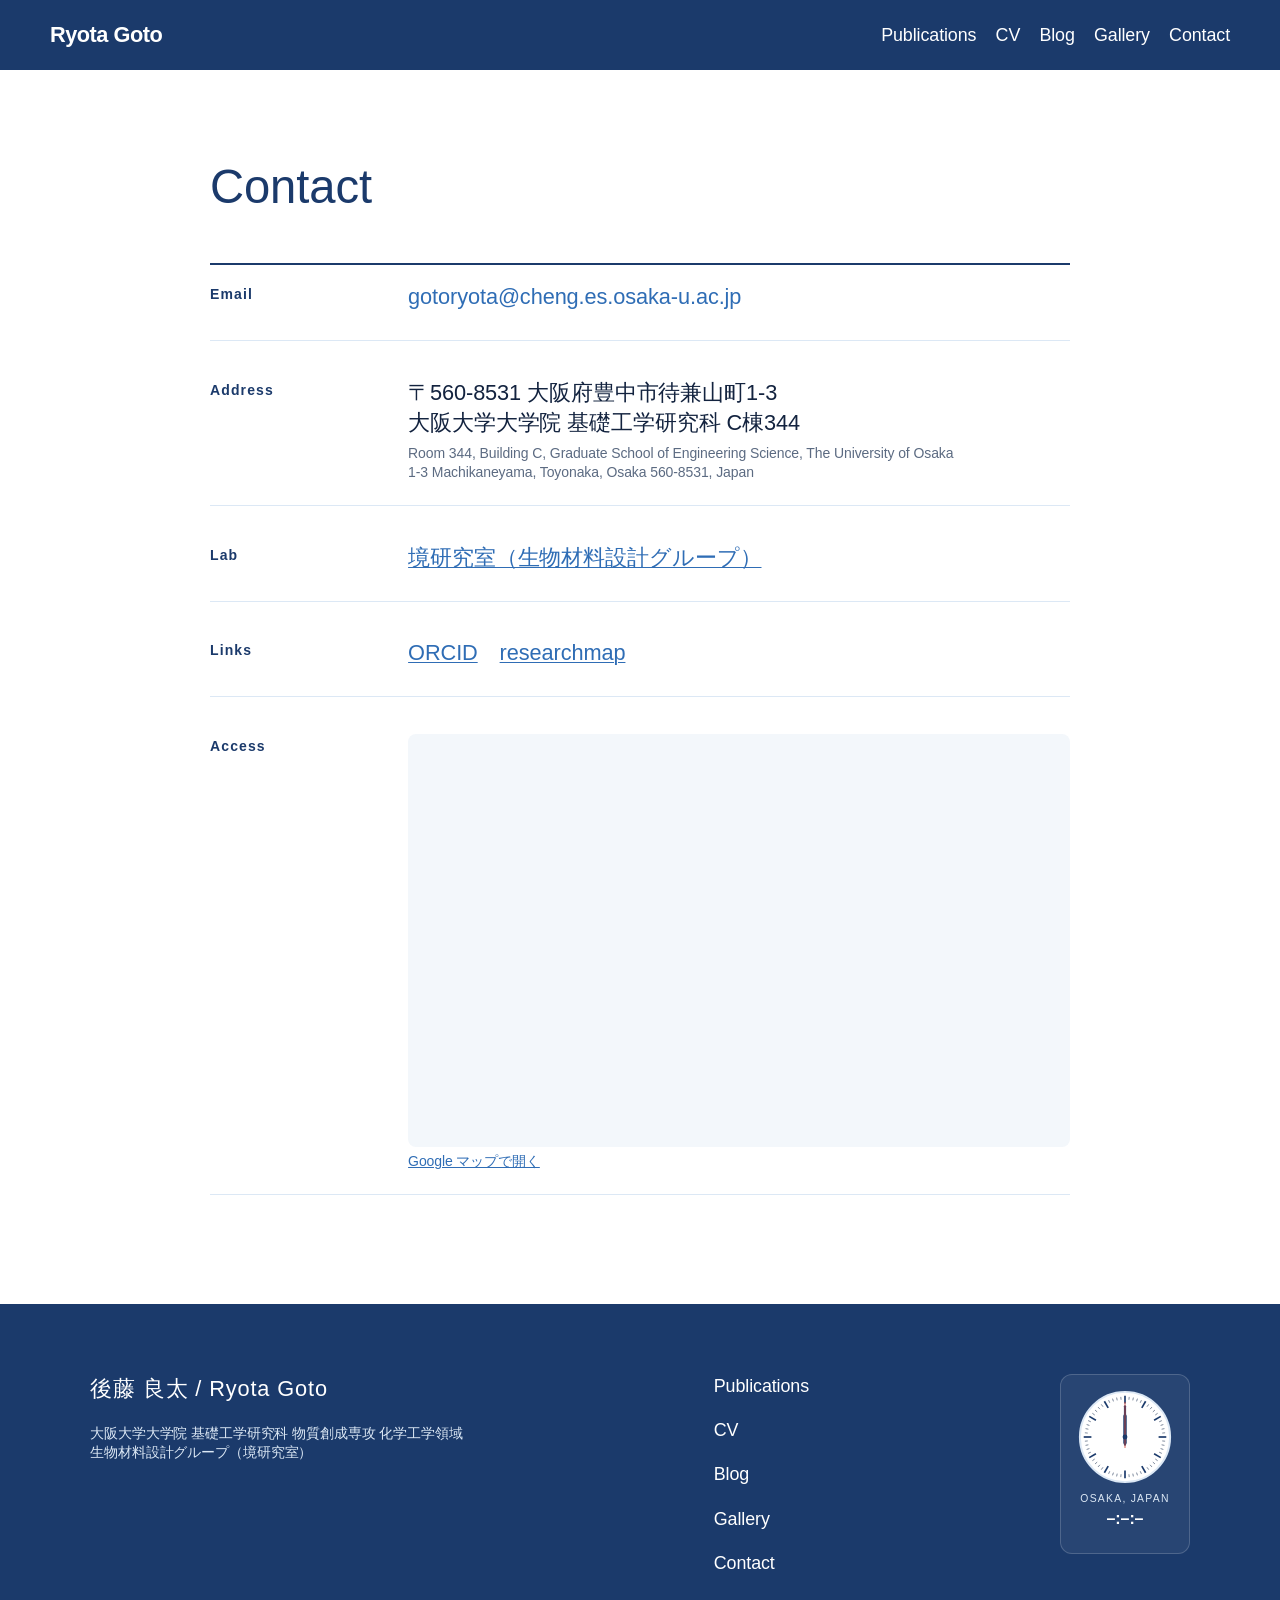
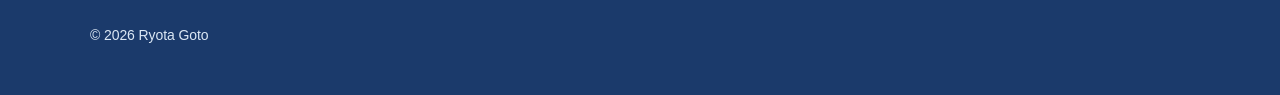
<file: site/contact/index.html>
<!DOCTYPE html>
<html lang="ja">
<head><meta charset="UTF-8">
	
	<meta name="viewport" content="width=device-width, initial-scale=1">
<meta name="robots" content="max-image-preview:large">
<meta name="google-site-verification" content="NAGAGIV8cYt2ThEVdOZjsJhklp0wHnk1jr2orELQb4M">
<title>Contact – Ryota Goto</title>
<link rel="alternate" type="application/rss+xml" title="Ryota Goto » フィード" href="https://ryotakashiwagigoto.github.io/feed/">
<link rel="alternate" type="application/rss+xml" title="Ryota Goto » コメントフィード" href="https://ryotakashiwagigoto.github.io/comments/feed/">


<style id="wp-img-auto-sizes-contain-inline-css">
img:is([sizes=auto i],[sizes^="auto," i]){contain-intrinsic-size:3000px 1500px}
/*# sourceURL=wp-img-auto-sizes-contain-inline-css */
</style>
<style id="wp-block-site-title-inline-css">
.wp-block-site-title{box-sizing:border-box}.wp-block-site-title :where(a){color:inherit;font-family:inherit;font-size:inherit;font-style:inherit;font-weight:inherit;letter-spacing:inherit;line-height:inherit;text-decoration:inherit}
/*# sourceURL=https://ryotakashiwagigoto.github.io/wp-includes/blocks/site-title/style.min.css */
</style>
<style id="wp-block-navigation-link-inline-css">
.wp-block-navigation .wp-block-navigation-item__label{overflow-wrap:break-word}.wp-block-navigation .wp-block-navigation-item__description{display:none}.link-ui-tools{outline:1px solid #f0f0f0;padding:8px}.link-ui-block-inserter{padding-top:8px}.link-ui-block-inserter__back{margin-left:8px;text-transform:uppercase}
/*# sourceURL=https://ryotakashiwagigoto.github.io/wp-includes/blocks/navigation-link/style.min.css */
</style>
<style id="wp-block-navigation-inline-css">
.wp-block-navigation{position:relative}.wp-block-navigation ul{margin-bottom:0;margin-left:0;margin-top:0;padding-left:0}.wp-block-navigation ul,.wp-block-navigation ul li{list-style:none}.wp-block-navigation .wp-block-navigation-item{align-items:center;background-color:inherit;display:flex;position:relative}.wp-block-navigation .wp-block-navigation-item .wp-block-navigation__submenu-container:empty{display:none}.wp-block-navigation .wp-block-navigation-item__content{display:block;z-index:1}.wp-block-navigation .wp-block-navigation-item__content.wp-block-navigation-item__content{color:inherit}.wp-block-navigation.has-text-decoration-underline .wp-block-navigation-item__content,.wp-block-navigation.has-text-decoration-underline .wp-block-navigation-item__content:active,.wp-block-navigation.has-text-decoration-underline .wp-block-navigation-item__content:focus{text-decoration:underline}.wp-block-navigation.has-text-decoration-line-through .wp-block-navigation-item__content,.wp-block-navigation.has-text-decoration-line-through .wp-block-navigation-item__content:active,.wp-block-navigation.has-text-decoration-line-through .wp-block-navigation-item__content:focus{text-decoration:line-through}.wp-block-navigation :where(a),.wp-block-navigation :where(a:active),.wp-block-navigation :where(a:focus){text-decoration:none}.wp-block-navigation .wp-block-navigation__submenu-icon{align-self:center;background-color:inherit;border:none;color:currentColor;display:inline-block;font-size:inherit;height:.6em;line-height:0;margin-left:.25em;padding:0;width:.6em}.wp-block-navigation .wp-block-navigation__submenu-icon svg{stroke:currentColor;display:inline-block;height:inherit;margin-top:.075em;width:inherit}.wp-block-navigation{--navigation-layout-justification-setting:flex-start;--navigation-layout-direction:row;--navigation-layout-wrap:wrap;--navigation-layout-justify:flex-start;--navigation-layout-align:center}.wp-block-navigation.is-vertical{--navigation-layout-direction:column;--navigation-layout-justify:initial;--navigation-layout-align:flex-start}.wp-block-navigation.no-wrap{--navigation-layout-wrap:nowrap}.wp-block-navigation.items-justified-center{--navigation-layout-justification-setting:center;--navigation-layout-justify:center}.wp-block-navigation.items-justified-center.is-vertical{--navigation-layout-align:center}.wp-block-navigation.items-justified-right{--navigation-layout-justification-setting:flex-end;--navigation-layout-justify:flex-end}.wp-block-navigation.items-justified-right.is-vertical{--navigation-layout-align:flex-end}.wp-block-navigation.items-justified-space-between{--navigation-layout-justification-setting:space-between;--navigation-layout-justify:space-between}:where(.wp-block-navigation) ul li{padding:0}.wp-block-navigation .has-child .wp-block-navigation__submenu-container{align-items:normal;background-color:inherit;color:inherit;display:flex;flex-direction:column;opacity:0;position:absolute;z-index:2}@media not (prefers-reduced-motion){.wp-block-navigation .has-child .wp-block-navigation__submenu-container{transition:opacity .1s linear}}.wp-block-navigation .has-child .wp-block-navigation__submenu-container{height:0;overflow:hidden;visibility:hidden;width:0}.wp-block-navigation .has-child .wp-block-navigation__submenu-container>.wp-block-navigation-item>.wp-block-navigation-item__content{display:flex;flex-grow:1;padding:.5em 1em}.wp-block-navigation .has-child .wp-block-navigation__submenu-container>.wp-block-navigation-item>.wp-block-navigation-item__content .wp-block-navigation__submenu-icon{margin-left:auto;margin-right:0}.wp-block-navigation .has-child .wp-block-navigation__submenu-container .wp-block-navigation-item__content{margin:0}.wp-block-navigation .has-child .wp-block-navigation__submenu-container{left:-1px;top:100%}@media (min-width:782px){.wp-block-navigation .has-child .wp-block-navigation__submenu-container .wp-block-navigation__submenu-container{left:100%;top:-1px}.wp-block-navigation .has-child .wp-block-navigation__submenu-container .wp-block-navigation__submenu-container:before{background:transparent;content:"";display:block;height:100%;position:absolute;right:100%;width:.5em}.wp-block-navigation .has-child .wp-block-navigation__submenu-container .wp-block-navigation__submenu-icon{margin-right:.25em}.wp-block-navigation .has-child .wp-block-navigation__submenu-container .wp-block-navigation__submenu-icon svg{transform:rotate(-90deg)}}@media (hover:hover){.wp-block-navigation .has-child:not(.open-on-click):hover>.wp-block-navigation__submenu-container{height:auto;min-width:200px;opacity:1;overflow:visible;visibility:visible;width:auto}}.wp-block-navigation .has-child .wp-block-navigation-submenu__toggle[aria-expanded=true]~.wp-block-navigation__submenu-container,.wp-block-navigation .has-child:not(.open-on-click):not(.open-on-hover-click):focus-within>.wp-block-navigation__submenu-container{height:auto;min-width:200px;opacity:1;overflow:visible;visibility:visible;width:auto}.wp-block-navigation .has-child.open-always{align-items:var(--navigation-layout-align,initial);flex-direction:var(--navigation-layout-direction,initial);flex-wrap:var(--navigation-layout-wrap,wrap);gap:var(--wp--style--block-gap,2em)}.wp-block-navigation .has-child.open-always,.wp-block-navigation .has-child.open-always .wp-block-navigation-item{justify-content:var(--navigation-layout-justify,initial)}.wp-block-navigation .has-child.open-always .wp-block-navigation__submenu-container,.wp-block-navigation .has-child.open-always.wp-block-navigation-submenu{gap:var(--wp--style--block-gap,2em)}.wp-block-navigation .has-child.open-always .wp-block-navigation-item,.wp-block-navigation .has-child.open-always .wp-block-navigation__submenu-container,.wp-block-navigation .has-child.open-always.wp-block-navigation-submenu{padding-bottom:0;padding-top:0}.wp-block-navigation .has-child.open-always .wp-block-navigation__submenu-container{padding-left:var(--wp--style--block-gap,2em);padding-right:var(--wp--style--block-gap,2em)}.wp-block-navigation .has-child.open-always .wp-block-navigation__submenu-container .wp-block-navigation-item__content{padding:0}.wp-block-navigation .has-child.open-always .wp-block-navigation__submenu-container>.wp-block-navigation-item>.wp-block-navigation-item__content,.wp-block-navigation .has-child.open-always>.wp-block-navigation-item__content{flex-grow:0}.wp-block-navigation .has-child.open-always>.wp-block-navigation__submenu-container{background-color:transparent;border:none;color:inherit;flex-basis:100%;height:auto;opacity:1;overflow:visible;position:static;visibility:visible;width:auto}.wp-block-navigation.has-background .has-child .wp-block-navigation__submenu-container{left:0;top:100%}@media (min-width:782px){.wp-block-navigation.has-background .has-child .wp-block-navigation__submenu-container .wp-block-navigation__submenu-container{left:100%;top:0}}.wp-block-navigation-submenu{display:flex;position:relative}.wp-block-navigation-submenu .wp-block-navigation__submenu-icon svg{stroke:currentColor}button.wp-block-navigation-item__content{background-color:transparent;border:none;color:currentColor;font-family:inherit;font-size:inherit;font-style:inherit;font-weight:inherit;letter-spacing:inherit;line-height:inherit;text-align:left;text-transform:inherit}.wp-block-navigation-submenu__toggle{cursor:pointer}.wp-block-navigation-submenu__toggle[aria-expanded=true]+.wp-block-navigation__submenu-icon>svg,.wp-block-navigation-submenu__toggle[aria-expanded=true]>svg{transform:rotate(180deg)}.wp-block-navigation-item.open-on-click .wp-block-navigation-submenu__toggle{padding-left:0;padding-right:.85em}.wp-block-navigation-item.open-on-click .wp-block-navigation-submenu__toggle+.wp-block-navigation__submenu-icon{margin-left:-.6em;pointer-events:none}.wp-block-navigation-item.open-on-click button.wp-block-navigation-item__content:not(.wp-block-navigation-submenu__toggle){padding:0}.wp-block-navigation .wp-block-page-list,.wp-block-navigation__container,.wp-block-navigation__responsive-close,.wp-block-navigation__responsive-container,.wp-block-navigation__responsive-container-content,.wp-block-navigation__responsive-dialog{gap:inherit}:where(.wp-block-navigation.has-background .wp-block-navigation-item a:not(.wp-element-button)),:where(.wp-block-navigation.has-background .wp-block-navigation-submenu a:not(.wp-element-button)){padding:.5em 1em}:where(.wp-block-navigation .wp-block-navigation__submenu-container .wp-block-navigation-item a:not(.wp-element-button)),:where(.wp-block-navigation .wp-block-navigation__submenu-container .wp-block-navigation-submenu a:not(.wp-element-button)),:where(.wp-block-navigation .wp-block-navigation__submenu-container .wp-block-navigation-submenu button.wp-block-navigation-item__content),:where(.wp-block-navigation .wp-block-navigation__submenu-container .wp-block-pages-list__item button.wp-block-navigation-item__content){padding:.5em 1em}.wp-block-navigation.items-justified-right .wp-block-navigation__container .has-child .wp-block-navigation__submenu-container,.wp-block-navigation.items-justified-right .wp-block-page-list>.has-child .wp-block-navigation__submenu-container,.wp-block-navigation.items-justified-space-between .wp-block-page-list>.has-child:last-child .wp-block-navigation__submenu-container,.wp-block-navigation.items-justified-space-between>.wp-block-navigation__container>.has-child:last-child .wp-block-navigation__submenu-container{left:auto;right:0}.wp-block-navigation.items-justified-right .wp-block-navigation__container .has-child .wp-block-navigation__submenu-container .wp-block-navigation__submenu-container,.wp-block-navigation.items-justified-right .wp-block-page-list>.has-child .wp-block-navigation__submenu-container .wp-block-navigation__submenu-container,.wp-block-navigation.items-justified-space-between .wp-block-page-list>.has-child:last-child .wp-block-navigation__submenu-container .wp-block-navigation__submenu-container,.wp-block-navigation.items-justified-space-between>.wp-block-navigation__container>.has-child:last-child .wp-block-navigation__submenu-container .wp-block-navigation__submenu-container{left:-1px;right:-1px}@media (min-width:782px){.wp-block-navigation.items-justified-right .wp-block-navigation__container .has-child .wp-block-navigation__submenu-container .wp-block-navigation__submenu-container,.wp-block-navigation.items-justified-right .wp-block-page-list>.has-child .wp-block-navigation__submenu-container .wp-block-navigation__submenu-container,.wp-block-navigation.items-justified-space-between .wp-block-page-list>.has-child:last-child .wp-block-navigation__submenu-container .wp-block-navigation__submenu-container,.wp-block-navigation.items-justified-space-between>.wp-block-navigation__container>.has-child:last-child .wp-block-navigation__submenu-container .wp-block-navigation__submenu-container{left:auto;right:100%}}.wp-block-navigation:not(.has-background) .wp-block-navigation__submenu-container{background-color:#fff;border:1px solid rgba(0,0,0,.15)}.wp-block-navigation.has-background .wp-block-navigation__submenu-container{background-color:inherit}.wp-block-navigation:not(.has-text-color) .wp-block-navigation__submenu-container{color:#000}.wp-block-navigation__container{align-items:var(--navigation-layout-align,initial);display:flex;flex-direction:var(--navigation-layout-direction,initial);flex-wrap:var(--navigation-layout-wrap,wrap);justify-content:var(--navigation-layout-justify,initial);list-style:none;margin:0;padding-left:0}.wp-block-navigation__container .is-responsive{display:none}.wp-block-navigation__container:only-child,.wp-block-page-list:only-child{flex-grow:1}@keyframes overlay-menu__fade-in-animation{0%{opacity:0;transform:translateY(.5em)}to{opacity:1;transform:translateY(0)}}.wp-block-navigation__responsive-container{bottom:0;display:none;left:0;position:fixed;right:0;top:0}.wp-block-navigation__responsive-container :where(.wp-block-navigation-item a){color:inherit}.wp-block-navigation__responsive-container .wp-block-navigation__responsive-container-content{align-items:var(--navigation-layout-align,initial);display:flex;flex-direction:var(--navigation-layout-direction,initial);flex-wrap:var(--navigation-layout-wrap,wrap);justify-content:var(--navigation-layout-justify,initial)}.wp-block-navigation__responsive-container:not(.is-menu-open.is-menu-open){background-color:inherit!important;color:inherit!important}.wp-block-navigation__responsive-container.is-menu-open{background-color:inherit;display:flex;flex-direction:column}@media not (prefers-reduced-motion){.wp-block-navigation__responsive-container.is-menu-open{animation:overlay-menu__fade-in-animation .1s ease-out;animation-fill-mode:forwards}}.wp-block-navigation__responsive-container.is-menu-open:not(.disable-default-overlay){padding:clamp(1rem,var(--wp--style--root--padding-top),20rem) clamp(1rem,var(--wp--style--root--padding-right),20rem) clamp(1rem,var(--wp--style--root--padding-bottom),20rem) clamp(1rem,var(--wp--style--root--padding-left),20rem)}.wp-block-navigation__responsive-container.is-menu-open{overflow:auto;z-index:100000}.wp-block-navigation__responsive-container.is-menu-open:not(.disable-default-overlay) .wp-block-navigation__responsive-container-content{padding-top:calc(2rem + 24px)}.wp-block-navigation__responsive-container.is-menu-open:where(:not(.disable-default-overlay)) .wp-block-navigation__responsive-container-content{align-items:var(--navigation-layout-justification-setting,inherit);display:flex;flex-direction:column;flex-wrap:nowrap;overflow:visible}.wp-block-navigation__responsive-container.is-menu-open:where(:not(.disable-default-overlay)) .wp-block-navigation__responsive-container-content,.wp-block-navigation__responsive-container.is-menu-open:where(:not(.disable-default-overlay)) .wp-block-navigation__responsive-container-content .wp-block-navigation__container,.wp-block-navigation__responsive-container.is-menu-open:where(:not(.disable-default-overlay)) .wp-block-navigation__responsive-container-content .wp-block-page-list{justify-content:flex-start}.wp-block-navigation__responsive-container.is-menu-open:where(:not(.disable-default-overlay)) .wp-block-navigation__responsive-container-content .wp-block-navigation__submenu-icon{display:none}.wp-block-navigation__responsive-container.is-menu-open:where(:not(.disable-default-overlay)) .wp-block-navigation__responsive-container-content .has-child .wp-block-navigation__submenu-container{border:none;height:auto;min-width:200px;opacity:1;overflow:initial;padding-left:2rem;padding-right:2rem;position:static;visibility:visible;width:auto}.wp-block-navigation__responsive-container.is-menu-open:where(:not(.disable-default-overlay)) .wp-block-navigation__responsive-container-content .wp-block-navigation__container,.wp-block-navigation__responsive-container.is-menu-open:where(:not(.disable-default-overlay)) .wp-block-navigation__responsive-container-content .wp-block-navigation__submenu-container{gap:inherit}.wp-block-navigation__responsive-container.is-menu-open:where(:not(.disable-default-overlay)) .wp-block-navigation__responsive-container-content .wp-block-navigation__submenu-container{padding-top:var(--wp--style--block-gap,2em)}.wp-block-navigation__responsive-container.is-menu-open:where(:not(.disable-default-overlay)) .wp-block-navigation__responsive-container-content .wp-block-navigation-item__content{padding:0}.wp-block-navigation__responsive-container.is-menu-open:where(:not(.disable-default-overlay)) .wp-block-navigation__responsive-container-content .wp-block-navigation-item,.wp-block-navigation__responsive-container.is-menu-open:where(:not(.disable-default-overlay)) .wp-block-navigation__responsive-container-content .wp-block-navigation__container,.wp-block-navigation__responsive-container.is-menu-open:where(:not(.disable-default-overlay)) .wp-block-navigation__responsive-container-content .wp-block-page-list{align-items:var(--navigation-layout-justification-setting,initial);display:flex;flex-direction:column}.wp-block-navigation__responsive-container.is-menu-open:where(:not(.disable-default-overlay)) .wp-block-navigation-item,.wp-block-navigation__responsive-container.is-menu-open:where(:not(.disable-default-overlay)) .wp-block-navigation-item .wp-block-navigation__submenu-container,.wp-block-navigation__responsive-container.is-menu-open:where(:not(.disable-default-overlay)) .wp-block-navigation__container,.wp-block-navigation__responsive-container.is-menu-open:where(:not(.disable-default-overlay)) .wp-block-page-list{background:transparent!important;color:inherit!important}.wp-block-navigation__responsive-container.is-menu-open:where(:not(.disable-default-overlay)) .wp-block-navigation__submenu-container.wp-block-navigation__submenu-container.wp-block-navigation__submenu-container.wp-block-navigation__submenu-container{left:auto;right:auto}.wp-block-navigation__responsive-container.disable-default-overlay .wp-block-navigation__overlay-container{display:none;width:100%}.wp-block-navigation__responsive-container.disable-default-overlay .wp-block-navigation__responsive-close{max-width:none}.wp-block-navigation__responsive-container.disable-default-overlay.is-menu-open .wp-block-navigation__responsive-container-content>:not(.wp-block-navigation__overlay-container){display:none}.wp-block-navigation__responsive-container.disable-default-overlay.is-menu-open .wp-block-navigation__responsive-container-content .wp-block-navigation__overlay-container{display:block}.wp-block-navigation__responsive-container.disable-default-overlay.is-menu-open .wp-block-navigation__responsive-container-content .wp-block-navigation__overlay-container .wp-block-navigation__submenu-container{left:0;right:auto}@media (min-width:600px){.wp-block-navigation__responsive-container:not(.hidden-by-default):not(.is-menu-open){background-color:inherit;display:block;position:relative;width:100%;z-index:auto}.wp-block-navigation__responsive-container:not(.hidden-by-default):not(.is-menu-open) .wp-block-navigation__responsive-container-close{display:none}.wp-block-navigation__responsive-container.is-menu-open .wp-block-navigation__submenu-container.wp-block-navigation__submenu-container.wp-block-navigation__submenu-container.wp-block-navigation__submenu-container{left:0}}.wp-block-navigation:not(.has-background) .wp-block-navigation__responsive-container.is-menu-open:not(.disable-default-overlay){background-color:#fff}.wp-block-navigation:not(.has-text-color) .wp-block-navigation__responsive-container.is-menu-open:not(.disable-default-overlay){color:#000}.wp-block-navigation__toggle_button_label{font-size:1rem;font-weight:700}.wp-block-navigation__responsive-container-close,.wp-block-navigation__responsive-container-open{background:transparent;border:none;color:currentColor;cursor:pointer;margin:0;padding:0;text-transform:inherit;vertical-align:middle}.wp-block-navigation__responsive-container-close svg,.wp-block-navigation__responsive-container-open svg{fill:currentColor;display:block;height:24px;pointer-events:none;width:24px}.wp-block-navigation__responsive-container-open{display:flex}.wp-block-navigation__responsive-container-open.wp-block-navigation__responsive-container-open.wp-block-navigation__responsive-container-open{font-family:inherit;font-size:inherit;font-weight:inherit}@media (min-width:600px){.wp-block-navigation__responsive-container-open:not(.always-shown){display:none}}.wp-block-navigation__responsive-container-close{position:absolute;right:0;top:0;z-index:2}.wp-block-navigation__responsive-container-close.wp-block-navigation__responsive-container-close.wp-block-navigation__responsive-container-close{font-family:inherit;font-size:inherit;font-weight:inherit}.disable-default-overlay .wp-block-navigation__responsive-container-close{right:clamp(1rem,var(--wp--style--root--padding-left),20rem);top:clamp(1rem,var(--wp--style--root--padding-left),20rem)}.wp-block-navigation__responsive-close{width:100%}.has-modal-open .wp-block-navigation__responsive-close{margin-left:auto;margin-right:auto;max-width:var(--wp--style--global--wide-size,100%)}.wp-block-navigation__responsive-close:focus{outline:none}.is-menu-open .wp-block-navigation__responsive-close,.is-menu-open .wp-block-navigation__responsive-container-content,.is-menu-open .wp-block-navigation__responsive-dialog{box-sizing:border-box}.wp-block-navigation__responsive-dialog{position:relative}.has-modal-open .admin-bar .is-menu-open:where(:not(.disable-default-overlay)) .wp-block-navigation__responsive-dialog{margin-top:46px}@media (min-width:782px){.has-modal-open .admin-bar .is-menu-open:where(:not(.disable-default-overlay)) .wp-block-navigation__responsive-dialog{margin-top:32px}}html.has-modal-open{overflow:hidden}
/*# sourceURL=https://ryotakashiwagigoto.github.io/wp-includes/blocks/navigation/style.min.css */
</style>
<style id="wp-block-group-inline-css">
.wp-block-group{box-sizing:border-box}:where(.wp-block-group.wp-block-group-is-layout-constrained){position:relative}
/*# sourceURL=https://ryotakashiwagigoto.github.io/wp-includes/blocks/group/style.min.css */
</style>
<style id="wp-block-post-title-inline-css">
.wp-block-post-title{box-sizing:border-box;word-break:break-word}.wp-block-post-title :where(a){display:inline-block;font-family:inherit;font-size:inherit;font-style:inherit;font-weight:inherit;letter-spacing:inherit;line-height:inherit;text-decoration:inherit}
/*# sourceURL=https://ryotakashiwagigoto.github.io/wp-includes/blocks/post-title/style.min.css */
</style>
<style id="wp-block-paragraph-inline-css">
.is-small-text{font-size:.875em}.is-regular-text{font-size:1em}.is-large-text{font-size:2.25em}.is-larger-text{font-size:3em}.has-drop-cap:not(:focus):first-letter{float:left;font-size:8.4em;font-style:normal;font-weight:100;line-height:.68;margin:.05em .1em 0 0;text-transform:uppercase}body.rtl .has-drop-cap:not(:focus):first-letter{float:none;margin-left:.1em}p.has-drop-cap.has-background{overflow:hidden}:root :where(p.has-background){padding:1.25em 2.375em}:where(p.has-text-color:not(.has-link-color)) a{color:inherit}p.has-text-align-left[style*="writing-mode:vertical-lr"],p.has-text-align-right[style*="writing-mode:vertical-rl"]{rotate:180deg}
/*# sourceURL=https://ryotakashiwagigoto.github.io/wp-includes/blocks/paragraph/style.min.css */
</style>
<style id="wp-emoji-styles-inline-css">

	img.wp-smiley, img.emoji {
		display: inline !important;
		border: none !important;
		box-shadow: none !important;
		height: 1em !important;
		width: 1em !important;
		margin: 0 0.07em !important;
		vertical-align: -0.1em !important;
		background: none !important;
		padding: 0 !important;
	}
/*# sourceURL=wp-emoji-styles-inline-css */
</style>
<style id="wp-block-library-inline-css">
:root{--wp-block-synced-color:#7a00df;--wp-block-synced-color--rgb:122,0,223;--wp-bound-block-color:var(--wp-block-synced-color);--wp-editor-canvas-background:#ddd;--wp-admin-theme-color:#007cba;--wp-admin-theme-color--rgb:0,124,186;--wp-admin-theme-color-darker-10:#006ba1;--wp-admin-theme-color-darker-10--rgb:0,107,160.5;--wp-admin-theme-color-darker-20:#005a87;--wp-admin-theme-color-darker-20--rgb:0,90,135;--wp-admin-border-width-focus:2px}@media (min-resolution:192dpi){:root{--wp-admin-border-width-focus:1.5px}}.wp-element-button{cursor:pointer}:root .has-very-light-gray-background-color{background-color:#eee}:root .has-very-dark-gray-background-color{background-color:#313131}:root .has-very-light-gray-color{color:#eee}:root .has-very-dark-gray-color{color:#313131}:root .has-vivid-green-cyan-to-vivid-cyan-blue-gradient-background{background:linear-gradient(135deg,#00d084,#0693e3)}:root .has-purple-crush-gradient-background{background:linear-gradient(135deg,#34e2e4,#4721fb 50%,#ab1dfe)}:root .has-hazy-dawn-gradient-background{background:linear-gradient(135deg,#faaca8,#dad0ec)}:root .has-subdued-olive-gradient-background{background:linear-gradient(135deg,#fafae1,#67a671)}:root .has-atomic-cream-gradient-background{background:linear-gradient(135deg,#fdd79a,#004a59)}:root .has-nightshade-gradient-background{background:linear-gradient(135deg,#330968,#31cdcf)}:root .has-midnight-gradient-background{background:linear-gradient(135deg,#020381,#2874fc)}:root{--wp--preset--font-size--normal:16px;--wp--preset--font-size--huge:42px}.has-regular-font-size{font-size:1em}.has-larger-font-size{font-size:2.625em}.has-normal-font-size{font-size:var(--wp--preset--font-size--normal)}.has-huge-font-size{font-size:var(--wp--preset--font-size--huge)}:root .has-text-align-center{text-align:center}:root .has-text-align-left{text-align:left}:root .has-text-align-right{text-align:right}.has-fit-text{white-space:nowrap!important}#end-resizable-editor-section{display:none}.aligncenter{clear:both}.items-justified-left{justify-content:flex-start}.items-justified-center{justify-content:center}.items-justified-right{justify-content:flex-end}.items-justified-space-between{justify-content:space-between}.screen-reader-text{word-wrap:normal!important;border:0;clip-path:inset(50%);height:1px;margin:-1px;overflow:hidden;padding:0;position:absolute;width:1px;word-break:normal!important}.screen-reader-text:focus{background-color:#ddd;clip-path:none;color:#444;display:block;font-size:1em;height:auto;left:5px;line-height:normal;padding:15px 23px 14px;text-decoration:none;top:5px;width:auto;z-index:100000}html :where(.has-border-color){border-style:solid}html :where([style^=border-color],[style*=";border-color"],[style*="; border-color"]){border-style:solid}html :where([style^=border-top-color],[style*=";border-top-color"],[style*="; border-top-color"]){border-top-style:solid}html :where([style^=border-right-color],[style*=";border-right-color"],[style*="; border-right-color"]){border-right-style:solid}html :where([style^=border-bottom-color],[style*=";border-bottom-color"],[style*="; border-bottom-color"]){border-bottom-style:solid}html :where([style^=border-left-color],[style*=";border-left-color"],[style*="; border-left-color"]){border-left-style:solid}html :where([style^=border-width],[style*=";border-width"],[style*="; border-width"]){border-style:solid}html :where([style^=border-top-width],[style*=";border-top-width"],[style*="; border-top-width"]){border-top-style:solid}html :where([style^=border-right-width],[style*=";border-right-width"],[style*="; border-right-width"]){border-right-style:solid}html :where([style^=border-bottom-width],[style*=";border-bottom-width"],[style*="; border-bottom-width"]){border-bottom-style:solid}html :where([style^=border-left-width],[style*=";border-left-width"],[style*="; border-left-width"]){border-left-style:solid}html :where(img[class*=wp-image-]){height:auto;max-width:100%}:where(figure){margin:0 0 1em}html :where(.is-position-sticky){--wp-admin--admin-bar--position-offset:var(--wp-admin--admin-bar--height,0px)}@media screen and (max-width:600px){html :where(.is-position-sticky){--wp-admin--admin-bar--position-offset:0px}}
/*# sourceURL=/wp-includes/css/dist/block-library/common.min.css */
</style>
<style id="global-styles-inline-css">
:root{--wp--preset--aspect-ratio--square: 1;--wp--preset--aspect-ratio--4-3: 4/3;--wp--preset--aspect-ratio--3-4: 3/4;--wp--preset--aspect-ratio--3-2: 3/2;--wp--preset--aspect-ratio--2-3: 2/3;--wp--preset--aspect-ratio--16-9: 16/9;--wp--preset--aspect-ratio--9-16: 9/16;--wp--preset--color--black: #000000;--wp--preset--color--cyan-bluish-gray: #abb8c3;--wp--preset--color--white: #ffffff;--wp--preset--color--pale-pink: #f78da7;--wp--preset--color--vivid-red: #cf2e2e;--wp--preset--color--luminous-vivid-orange: #ff6900;--wp--preset--color--luminous-vivid-amber: #fcb900;--wp--preset--color--light-green-cyan: #7bdcb5;--wp--preset--color--vivid-green-cyan: #00d084;--wp--preset--color--pale-cyan-blue: #8ed1fc;--wp--preset--color--vivid-cyan-blue: #0693e3;--wp--preset--color--vivid-purple: #9b51e0;--wp--preset--color--base: #FFFFFF;--wp--preset--color--contrast: #13233F;--wp--preset--color--accent-1: #1B3A6B;--wp--preset--color--accent-2: #DCE8F5;--wp--preset--color--accent-3: #2F6DB5;--wp--preset--color--accent-4: #5C6B82;--wp--preset--color--accent-5: #F3F7FB;--wp--preset--color--accent-6: color-mix(in srgb, currentColor 20%, transparent);--wp--preset--gradient--vivid-cyan-blue-to-vivid-purple: linear-gradient(135deg,rgb(6,147,227) 0%,rgb(155,81,224) 100%);--wp--preset--gradient--light-green-cyan-to-vivid-green-cyan: linear-gradient(135deg,rgb(122,220,180) 0%,rgb(0,208,130) 100%);--wp--preset--gradient--luminous-vivid-amber-to-luminous-vivid-orange: linear-gradient(135deg,rgb(252,185,0) 0%,rgb(255,105,0) 100%);--wp--preset--gradient--luminous-vivid-orange-to-vivid-red: linear-gradient(135deg,rgb(255,105,0) 0%,rgb(207,46,46) 100%);--wp--preset--gradient--very-light-gray-to-cyan-bluish-gray: linear-gradient(135deg,rgb(238,238,238) 0%,rgb(169,184,195) 100%);--wp--preset--gradient--cool-to-warm-spectrum: linear-gradient(135deg,rgb(74,234,220) 0%,rgb(151,120,209) 20%,rgb(207,42,186) 40%,rgb(238,44,130) 60%,rgb(251,105,98) 80%,rgb(254,248,76) 100%);--wp--preset--gradient--blush-light-purple: linear-gradient(135deg,rgb(255,206,236) 0%,rgb(152,150,240) 100%);--wp--preset--gradient--blush-bordeaux: linear-gradient(135deg,rgb(254,205,165) 0%,rgb(254,45,45) 50%,rgb(107,0,62) 100%);--wp--preset--gradient--luminous-dusk: linear-gradient(135deg,rgb(255,203,112) 0%,rgb(199,81,192) 50%,rgb(65,88,208) 100%);--wp--preset--gradient--pale-ocean: linear-gradient(135deg,rgb(255,245,203) 0%,rgb(182,227,212) 50%,rgb(51,167,181) 100%);--wp--preset--gradient--electric-grass: linear-gradient(135deg,rgb(202,248,128) 0%,rgb(113,206,126) 100%);--wp--preset--gradient--midnight: linear-gradient(135deg,rgb(2,3,129) 0%,rgb(40,116,252) 100%);--wp--preset--font-size--small: 0.875rem;--wp--preset--font-size--medium: clamp(1rem, 1rem + ((1vw - 0.2rem) * 0.196), 1.125rem);--wp--preset--font-size--large: clamp(1.125rem, 1.125rem + ((1vw - 0.2rem) * 0.392), 1.375rem);--wp--preset--font-size--x-large: clamp(1.75rem, 1.75rem + ((1vw - 0.2rem) * 0.392), 2rem);--wp--preset--font-size--xx-large: clamp(2.15rem, 2.15rem + ((1vw - 0.2rem) * 1.333), 3rem);--wp--preset--font-family--manrope: Manrope, "Hiragino Sans", "Hiragino Kaku Gothic ProN", "Noto Sans JP", Meiryo, sans-serif;--wp--preset--font-family--fira-code: "Fira Code", monospace;--wp--preset--spacing--20: 10px;--wp--preset--spacing--30: 20px;--wp--preset--spacing--40: 30px;--wp--preset--spacing--50: clamp(30px, 5vw, 50px);--wp--preset--spacing--60: clamp(30px, 7vw, 70px);--wp--preset--spacing--70: clamp(50px, 7vw, 90px);--wp--preset--spacing--80: clamp(70px, 10vw, 140px);--wp--preset--shadow--natural: 6px 6px 9px rgba(0, 0, 0, 0.2);--wp--preset--shadow--deep: 12px 12px 50px rgba(0, 0, 0, 0.4);--wp--preset--shadow--sharp: 6px 6px 0px rgba(0, 0, 0, 0.2);--wp--preset--shadow--outlined: 6px 6px 0px -3px rgb(255, 255, 255), 6px 6px rgb(0, 0, 0);--wp--preset--shadow--crisp: 6px 6px 0px rgb(0, 0, 0);}.wp-block-button{--wp--preset--dimension--25: 25%;--wp--preset--dimension--50: 50%;--wp--preset--dimension--75: 75%;--wp--preset--dimension--100: 100%;}:root { --wp--style--global--content-size: 645px;--wp--style--global--wide-size: 1340px; }:where(body) { margin: 0; }.wp-site-blocks { padding-top: var(--wp--style--root--padding-top); padding-bottom: var(--wp--style--root--padding-bottom); }.has-global-padding { padding-right: var(--wp--style--root--padding-right); padding-left: var(--wp--style--root--padding-left); }.has-global-padding > .alignfull { margin-right: calc(var(--wp--style--root--padding-right) * -1); margin-left: calc(var(--wp--style--root--padding-left) * -1); }.has-global-padding :where(:not(.alignfull.is-layout-flow) > .has-global-padding:not(.wp-block-block, .alignfull)) { padding-right: 0; padding-left: 0; }.has-global-padding :where(:not(.alignfull.is-layout-flow) > .has-global-padding:not(.wp-block-block, .alignfull)) > .alignfull { margin-left: 0; margin-right: 0; }.wp-site-blocks > .alignleft { float: left; margin-right: 2em; }.wp-site-blocks > .alignright { float: right; margin-left: 2em; }.wp-site-blocks > .aligncenter { justify-content: center; margin-left: auto; margin-right: auto; }:where(.wp-site-blocks) > * { margin-block-start: 1.2rem; margin-block-end: 0; }:where(.wp-site-blocks) > :first-child { margin-block-start: 0; }:where(.wp-site-blocks) > :last-child { margin-block-end: 0; }:root { --wp--style--block-gap: 1.2rem; }:root :where(.is-layout-flow) > :first-child{margin-block-start: 0;}:root :where(.is-layout-flow) > :last-child{margin-block-end: 0;}:root :where(.is-layout-flow) > *{margin-block-start: 1.2rem;margin-block-end: 0;}:root :where(.is-layout-constrained) > :first-child{margin-block-start: 0;}:root :where(.is-layout-constrained) > :last-child{margin-block-end: 0;}:root :where(.is-layout-constrained) > *{margin-block-start: 1.2rem;margin-block-end: 0;}:root :where(.is-layout-flex){gap: 1.2rem;}:root :where(.is-layout-grid){gap: 1.2rem;}.is-layout-flow > .alignleft{float: left;margin-inline-start: 0;margin-inline-end: 2em;}.is-layout-flow > .alignright{float: right;margin-inline-start: 2em;margin-inline-end: 0;}.is-layout-flow > .aligncenter{margin-left: auto !important;margin-right: auto !important;}.is-layout-constrained > .alignleft{float: left;margin-inline-start: 0;margin-inline-end: 2em;}.is-layout-constrained > .alignright{float: right;margin-inline-start: 2em;margin-inline-end: 0;}.is-layout-constrained > .aligncenter{margin-left: auto !important;margin-right: auto !important;}.is-layout-constrained > :where(:not(.alignleft):not(.alignright):not(.alignfull)){max-width: var(--wp--style--global--content-size);margin-left: auto !important;margin-right: auto !important;}.is-layout-constrained > .alignwide{max-width: var(--wp--style--global--wide-size);}body .is-layout-flex{display: flex;}.is-layout-flex{flex-wrap: wrap;align-items: center;}.is-layout-flex > :is(*, div){margin: 0;}body .is-layout-grid{display: grid;}.is-layout-grid > :is(*, div){margin: 0;}body{background-color: var(--wp--preset--color--base);color: var(--wp--preset--color--contrast);font-family: var(--wp--preset--font-family--manrope);font-size: var(--wp--preset--font-size--large);font-weight: 300;letter-spacing: -0.1px;line-height: 1.4;--wp--style--root--padding-top: 0px;--wp--style--root--padding-right: var(--wp--preset--spacing--50);--wp--style--root--padding-bottom: 0px;--wp--style--root--padding-left: var(--wp--preset--spacing--50);}a:where(:not(.wp-element-button)){color: var(--wp--preset--color--accent-3);}:root :where(a:where(:not(.wp-element-button)):hover){text-decoration: none;}h1, h2, h3, h4, h5, h6{color: var(--wp--preset--color--accent-1);font-weight: 400;letter-spacing: -0.1px;line-height: 1.125;}h1{font-size: var(--wp--preset--font-size--xx-large);}h2{font-size: var(--wp--preset--font-size--x-large);}h3{font-size: var(--wp--preset--font-size--large);}h4{font-size: var(--wp--preset--font-size--medium);}h5{font-size: var(--wp--preset--font-size--small);letter-spacing: 0.5px;}h6{font-size: var(--wp--preset--font-size--small);font-weight: 700;letter-spacing: 1.4px;text-transform: uppercase;}:root :where(.wp-element-button, .wp-block-button__link){background-color: var(--wp--preset--color--accent-1);border-width: 0;color: var(--wp--preset--color--base);font-family: inherit;font-size: var(--wp--preset--font-size--medium);font-style: inherit;font-weight: inherit;letter-spacing: inherit;line-height: inherit;padding-top: 1rem;padding-right: 2.25rem;padding-bottom: 1rem;padding-left: 2.25rem;text-decoration: none;text-transform: inherit;}:root :where(.wp-element-button:hover, .wp-block-button__link:hover){background-color: var(--wp--preset--color--accent-3);border-color: transparent;color: var(--wp--preset--color--base);}:root :where(.wp-element-button:focus, .wp-block-button__link:focus){outline-color: var(--wp--preset--color--accent-4);outline-offset: 2px;}:root :where(.wp-element-caption, .wp-block-audio figcaption, .wp-block-embed figcaption, .wp-block-gallery figcaption, .wp-block-image figcaption, .wp-block-table figcaption, .wp-block-video figcaption){font-size: var(--wp--preset--font-size--small);line-height: 1.4;}.has-black-color{color: var(--wp--preset--color--black) !important;}.has-cyan-bluish-gray-color{color: var(--wp--preset--color--cyan-bluish-gray) !important;}.has-white-color{color: var(--wp--preset--color--white) !important;}.has-pale-pink-color{color: var(--wp--preset--color--pale-pink) !important;}.has-vivid-red-color{color: var(--wp--preset--color--vivid-red) !important;}.has-luminous-vivid-orange-color{color: var(--wp--preset--color--luminous-vivid-orange) !important;}.has-luminous-vivid-amber-color{color: var(--wp--preset--color--luminous-vivid-amber) !important;}.has-light-green-cyan-color{color: var(--wp--preset--color--light-green-cyan) !important;}.has-vivid-green-cyan-color{color: var(--wp--preset--color--vivid-green-cyan) !important;}.has-pale-cyan-blue-color{color: var(--wp--preset--color--pale-cyan-blue) !important;}.has-vivid-cyan-blue-color{color: var(--wp--preset--color--vivid-cyan-blue) !important;}.has-vivid-purple-color{color: var(--wp--preset--color--vivid-purple) !important;}.has-base-color{color: var(--wp--preset--color--base) !important;}.has-contrast-color{color: var(--wp--preset--color--contrast) !important;}.has-accent-1-color{color: var(--wp--preset--color--accent-1) !important;}.has-accent-2-color{color: var(--wp--preset--color--accent-2) !important;}.has-accent-3-color{color: var(--wp--preset--color--accent-3) !important;}.has-accent-4-color{color: var(--wp--preset--color--accent-4) !important;}.has-accent-5-color{color: var(--wp--preset--color--accent-5) !important;}.has-accent-6-color{color: var(--wp--preset--color--accent-6) !important;}.has-black-background-color{background-color: var(--wp--preset--color--black) !important;}.has-cyan-bluish-gray-background-color{background-color: var(--wp--preset--color--cyan-bluish-gray) !important;}.has-white-background-color{background-color: var(--wp--preset--color--white) !important;}.has-pale-pink-background-color{background-color: var(--wp--preset--color--pale-pink) !important;}.has-vivid-red-background-color{background-color: var(--wp--preset--color--vivid-red) !important;}.has-luminous-vivid-orange-background-color{background-color: var(--wp--preset--color--luminous-vivid-orange) !important;}.has-luminous-vivid-amber-background-color{background-color: var(--wp--preset--color--luminous-vivid-amber) !important;}.has-light-green-cyan-background-color{background-color: var(--wp--preset--color--light-green-cyan) !important;}.has-vivid-green-cyan-background-color{background-color: var(--wp--preset--color--vivid-green-cyan) !important;}.has-pale-cyan-blue-background-color{background-color: var(--wp--preset--color--pale-cyan-blue) !important;}.has-vivid-cyan-blue-background-color{background-color: var(--wp--preset--color--vivid-cyan-blue) !important;}.has-vivid-purple-background-color{background-color: var(--wp--preset--color--vivid-purple) !important;}.has-base-background-color{background-color: var(--wp--preset--color--base) !important;}.has-contrast-background-color{background-color: var(--wp--preset--color--contrast) !important;}.has-accent-1-background-color{background-color: var(--wp--preset--color--accent-1) !important;}.has-accent-2-background-color{background-color: var(--wp--preset--color--accent-2) !important;}.has-accent-3-background-color{background-color: var(--wp--preset--color--accent-3) !important;}.has-accent-4-background-color{background-color: var(--wp--preset--color--accent-4) !important;}.has-accent-5-background-color{background-color: var(--wp--preset--color--accent-5) !important;}.has-accent-6-background-color{background-color: var(--wp--preset--color--accent-6) !important;}.has-black-border-color{border-color: var(--wp--preset--color--black) !important;}.has-cyan-bluish-gray-border-color{border-color: var(--wp--preset--color--cyan-bluish-gray) !important;}.has-white-border-color{border-color: var(--wp--preset--color--white) !important;}.has-pale-pink-border-color{border-color: var(--wp--preset--color--pale-pink) !important;}.has-vivid-red-border-color{border-color: var(--wp--preset--color--vivid-red) !important;}.has-luminous-vivid-orange-border-color{border-color: var(--wp--preset--color--luminous-vivid-orange) !important;}.has-luminous-vivid-amber-border-color{border-color: var(--wp--preset--color--luminous-vivid-amber) !important;}.has-light-green-cyan-border-color{border-color: var(--wp--preset--color--light-green-cyan) !important;}.has-vivid-green-cyan-border-color{border-color: var(--wp--preset--color--vivid-green-cyan) !important;}.has-pale-cyan-blue-border-color{border-color: var(--wp--preset--color--pale-cyan-blue) !important;}.has-vivid-cyan-blue-border-color{border-color: var(--wp--preset--color--vivid-cyan-blue) !important;}.has-vivid-purple-border-color{border-color: var(--wp--preset--color--vivid-purple) !important;}.has-base-border-color{border-color: var(--wp--preset--color--base) !important;}.has-contrast-border-color{border-color: var(--wp--preset--color--contrast) !important;}.has-accent-1-border-color{border-color: var(--wp--preset--color--accent-1) !important;}.has-accent-2-border-color{border-color: var(--wp--preset--color--accent-2) !important;}.has-accent-3-border-color{border-color: var(--wp--preset--color--accent-3) !important;}.has-accent-4-border-color{border-color: var(--wp--preset--color--accent-4) !important;}.has-accent-5-border-color{border-color: var(--wp--preset--color--accent-5) !important;}.has-accent-6-border-color{border-color: var(--wp--preset--color--accent-6) !important;}.has-vivid-cyan-blue-to-vivid-purple-gradient-background{background: var(--wp--preset--gradient--vivid-cyan-blue-to-vivid-purple) !important;}.has-light-green-cyan-to-vivid-green-cyan-gradient-background{background: var(--wp--preset--gradient--light-green-cyan-to-vivid-green-cyan) !important;}.has-luminous-vivid-amber-to-luminous-vivid-orange-gradient-background{background: var(--wp--preset--gradient--luminous-vivid-amber-to-luminous-vivid-orange) !important;}.has-luminous-vivid-orange-to-vivid-red-gradient-background{background: var(--wp--preset--gradient--luminous-vivid-orange-to-vivid-red) !important;}.has-very-light-gray-to-cyan-bluish-gray-gradient-background{background: var(--wp--preset--gradient--very-light-gray-to-cyan-bluish-gray) !important;}.has-cool-to-warm-spectrum-gradient-background{background: var(--wp--preset--gradient--cool-to-warm-spectrum) !important;}.has-blush-light-purple-gradient-background{background: var(--wp--preset--gradient--blush-light-purple) !important;}.has-blush-bordeaux-gradient-background{background: var(--wp--preset--gradient--blush-bordeaux) !important;}.has-luminous-dusk-gradient-background{background: var(--wp--preset--gradient--luminous-dusk) !important;}.has-pale-ocean-gradient-background{background: var(--wp--preset--gradient--pale-ocean) !important;}.has-electric-grass-gradient-background{background: var(--wp--preset--gradient--electric-grass) !important;}.has-midnight-gradient-background{background: var(--wp--preset--gradient--midnight) !important;}.has-small-font-size{font-size: var(--wp--preset--font-size--small) !important;}.has-medium-font-size{font-size: var(--wp--preset--font-size--medium) !important;}.has-large-font-size{font-size: var(--wp--preset--font-size--large) !important;}.has-x-large-font-size{font-size: var(--wp--preset--font-size--x-large) !important;}.has-xx-large-font-size{font-size: var(--wp--preset--font-size--xx-large) !important;}.has-manrope-font-family{font-family: var(--wp--preset--font-family--manrope) !important;}.has-fira-code-font-family{font-family: var(--wp--preset--font-family--fira-code) !important;}.front-hero .hero-name{font-size:clamp(2rem,1.4rem + 2.4vw,3.2rem);font-weight:500;letter-spacing:0.06em;margin-bottom:0}.front-hero .hero-name-en{margin-top:0.3em;letter-spacing:0.04em}.keyword-tags{gap:0.5rem;margin-top:var(--wp--preset--spacing--40)}.keyword-tags .keyword-tag{margin:0;padding:0.35em 0.95em;border-radius:999px;background:var(--wp--preset--color--accent-2);color:var(--wp--preset--color--accent-1);font-size:var(--wp--preset--font-size--small)}.hero-droplets{display:block;width:100%;max-width:420px;height:auto;margin-inline:auto}.front-news{padding-left:0;list-style:none}.front-news li{display:flex;gap:1.5rem;align-items:baseline;flex-wrap:wrap;padding:0.9rem 0;border-bottom:1px solid var(--wp--preset--color--accent-2)}.front-news .wp-block-latest-posts__post-date{order:-1;color:var(--wp--preset--color--accent-4);font-size:var(--wp--preset--font-size--small);min-width:7.5em}.rm-achievements .rm-heading{display:flex;align-items:baseline;gap:0.6rem;margin-top:var(--wp--preset--spacing--60);padding-bottom:0.4rem;border-bottom:2px solid var(--wp--preset--color--accent-1)}.rm-count{font-size:var(--wp--preset--font-size--small);color:var(--wp--preset--color--accent-4)}.rm-year{font-size:var(--wp--preset--font-size--medium);color:var(--wp--preset--color--accent-3);margin:1.6rem 0 0.4rem}.rm-list{margin:0;padding-left:1.8em}.rm-list--dated{list-style:none;padding-left:0}.rm-item{padding:0.7rem 0;border-bottom:1px solid var(--wp--preset--color--accent-2);line-height:1.7}.rm-list--dated .rm-item{display:grid;grid-template-columns:10.5em 1fr;gap:1rem}.rm-date{color:var(--wp--preset--color--accent-4);font-size:var(--wp--preset--font-size--small);padding-top:0.15em}.rm-title{font-weight:500;color:var(--wp--preset--color--accent-1)}.rm-sub{font-size:var(--wp--preset--font-size--small);color:var(--wp--preset--color--accent-4)}.rm-doi{font-size:var(--wp--preset--font-size--small);white-space:nowrap}.rm-badges{display:flex;flex-wrap:wrap;gap:0.4rem;margin-top:0.35rem}.rm-badge{font-size:0.75rem;padding:0.1em 0.7em;border-radius:999px;border:1px solid var(--wp--preset--color--accent-2);color:var(--wp--preset--color--accent-4)}.rm-badge--accent{background:var(--wp--preset--color--accent-2);border-color:var(--wp--preset--color--accent-2);color:var(--wp--preset--color--accent-1)}.rm-source{margin-top:var(--wp--preset--spacing--60);font-size:var(--wp--preset--font-size--small);color:var(--wp--preset--color--accent-4)}@media (max-width:600px){.rm-list--dated .rm-item{grid-template-columns:1fr;gap:0.2rem}}.contact-list{margin-top:var(--wp--preset--spacing--50);border-top:2px solid var(--wp--preset--color--accent-1)}.contact-list .contact-row{display:grid;grid-template-columns:8em 1fr;gap:0.3rem 1.5rem;padding:1.1rem 0;border-bottom:1px solid var(--wp--preset--color--accent-2)}.contact-list .contact-row>*{margin:0;grid-column:2}.contact-list .contact-row>.contact-label{grid-column:1;grid-row:1 / span 3;font-size:var(--wp--preset--font-size--small);font-weight:600;letter-spacing:0.08em;color:var(--wp--preset--color--accent-1);padding-top:0.2em}.contact-en{font-size:var(--wp--preset--font-size--small);color:var(--wp--preset--color--accent-4)}.contact-email a{font-size:var(--wp--preset--font-size--large);text-decoration:none}.contact-map{position:relative;width:100%;aspect-ratio:16 / 10;border-radius:8px;overflow:hidden;background:var(--wp--preset--color--accent-5)}.contact-map iframe{position:absolute;inset:0;width:100%;height:100%;border:0}.contact-map-link{margin-top:0.5rem;font-size:var(--wp--preset--font-size--small)}@media (max-width:600px){.contact-list .contact-row{grid-template-columns:1fr}.contact-list .contact-row>*,.contact-list .contact-row>.contact-label{grid-column:1;grid-row:auto}}.rm-body .rm-self{font-weight:700;color:var(--wp--preset--color--accent-1);text-decoration:underline;text-decoration-thickness:2px;text-decoration-color:var(--wp--preset--color--accent-3);text-underline-offset:3px}.blog-list .blog-item{padding:1.4rem 0;border-bottom:1px solid var(--wp--preset--color--accent-2)}.blog-list .blog-item>*{margin-block:0.3rem}.blog-list .wp-block-post-title a{text-decoration:none;color:var(--wp--preset--color--accent-1)}.blog-list .wp-block-post-title a:hover{text-decoration:underline}.blog-list .wp-block-post-excerpt__excerpt{color:var(--wp--preset--color--accent-4)}.news-more{text-align:right;margin-top:1rem}.blog-filter{display:flex;flex-wrap:wrap;gap:0.5rem;margin:var(--wp--preset--spacing--40) 0}.blog-filter a{padding:0.3em 1em;border:1px solid var(--wp--preset--color--accent-2);border-radius:999px;text-decoration:none;color:var(--wp--preset--color--accent-1)}.blog-filter a:hover{background:var(--wp--preset--color--accent-2)}.blog-meta{gap:0.8rem;align-items:center}.blog-cat a{display:inline-block;padding:0.05em 0.8em;border-radius:999px;background:var(--wp--preset--color--accent-2);color:var(--wp--preset--color--accent-1);text-decoration:none;font-size:0.8rem}.front-hero .hero-id{gap:1.5rem 2rem}.front-hero .hero-photo{margin:0;flex:0 0 auto}.front-hero .hero-photo img{width:200px;height:auto;border-radius:12px;border:4px solid #fff;box-shadow:0 0 0 1px var(--wp--preset--color--accent-2)}.front-hero .hero-id-text>*{margin-block:0.2rem}.goto-clock{background:var(--wp--preset--color--accent-5);border:1px solid var(--wp--preset--color--accent-2);border-radius:12px;padding:1.5rem 1.25rem;text-align:center;max-width:340px;margin-inline:auto}.goto-clock__face{width:170px;height:170px;display:block;margin:0 auto}.goto-clock .rim{fill:#fff;stroke:var(--wp--preset--color--accent-1);stroke-width:5}.goto-clock .tick{stroke:var(--wp--preset--color--accent-4);stroke-width:1.5}.goto-clock .tick--major{stroke:var(--wp--preset--color--accent-1);stroke-width:3.5}.goto-clock .hand{stroke-linecap:round}.goto-clock .hand--h{stroke:var(--wp--preset--color--accent-1);stroke-width:7}.goto-clock .hand--m{stroke:var(--wp--preset--color--accent-1);stroke-width:4.5}.goto-clock .hand--s{stroke:#D2463C;stroke-width:1.8}.goto-clock .pin{fill:var(--wp--preset--color--accent-1)}.goto-clock__place{margin:0.8rem 0 0;font-size:0.75rem;letter-spacing:0.12em;text-transform:uppercase;color:var(--wp--preset--color--accent-4)}.goto-clock__time{margin:0.1rem 0 0.8rem;font-size:1.35rem;font-weight:600;font-variant-numeric:tabular-nums;color:var(--wp--preset--color--accent-1)}.goto-cal__title{margin:0 0 0.4rem;font-weight:600;letter-spacing:0.06em;color:var(--wp--preset--color--accent-1)}.goto-cal__grid{width:100%;table-layout:fixed;border-collapse:collapse;font-variant-numeric:tabular-nums;font-size:0.9rem}.goto-cal__grid th{font-size:0.75rem;font-weight:600;color:var(--wp--preset--color--accent-4);padding:0.3rem 0}.goto-cal__grid td{padding:0.3rem 0;color:var(--wp--preset--color--contrast)}.goto-cal__grid .sun{color:#C0392B}.goto-cal__grid .sat{color:var(--wp--preset--color--accent-3)}.goto-cal__grid td.today{background:var(--wp--preset--color--accent-1);color:#fff;border-radius:6px;font-weight:700}.goto-clock--footer{background:rgba(255,255,255,0.06);border-color:rgba(255,255,255,0.18);padding:0.9rem 1rem;max-width:230px;margin:0}.goto-clock--footer .goto-clock__face{width:96px;height:96px}.goto-clock--footer .rim{stroke:var(--wp--preset--color--accent-2);stroke-width:4}.goto-clock--footer .goto-clock__place{margin-top:0.4rem;font-size:0.65rem;color:var(--wp--preset--color--accent-2)}.goto-clock--footer .goto-clock__time{font-size:1rem;margin-bottom:0.5rem;color:#fff}.goto-clock--footer .goto-cal__title{font-size:0.75rem;color:#fff}.goto-clock--footer .goto-cal__grid{font-size:0.7rem}.goto-clock--footer .goto-cal__grid th{font-size:0.6rem;color:var(--wp--preset--color--accent-2);padding:0.15rem 0}.goto-clock--footer .goto-cal__grid td{padding:0.15rem 0;color:#fff}.goto-clock--footer .goto-cal__grid .sun{color:#F2A7A0}.goto-clock--footer .goto-cal__grid .sat{color:#A9C8F0}.goto-clock--footer .goto-cal__grid td.today{background:#fff;color:var(--wp--preset--color--accent-1);border-radius:4px}.gallery-page .wp-block-gallery{gap:0.75rem}.gallery-page .wp-block-gallery .wp-block-image img{border-radius:8px}.gallery-page .wp-block-gallery figcaption{font-size:0.8rem}.gallery-page h2{margin-top:var(--wp--preset--spacing--60)}.visitor-count{margin-top:var(--wp--preset--spacing--50);text-align:right;font-size:0.75rem;letter-spacing:0.08em;color:var(--wp--preset--color--accent-4)}.visitor-count__num{font-variant-numeric:tabular-nums;font-weight:600;color:var(--wp--preset--color--accent-1)}.footer-bottom .visitor-count{margin:0;color:var(--wp--preset--color--accent-2)}.footer-bottom .visitor-count__num{color:#fff}.footer-bottom>p{margin:0}body .wp-block-gallery.has-nested-images{align-items:flex-start}body .wp-block-gallery.has-nested-images.is-cropped figure.wp-block-image:not(#individual-image){align-self:flex-start}body .wp-block-gallery.has-nested-images.is-cropped figure.wp-block-image:not(#individual-image) img{height:auto;flex:0 0 auto;object-fit:contain}
:root :where(.wp-block-navigation){font-size: var(--wp--preset--font-size--medium);}
:root :where(.wp-block-navigation a:where(:not(.wp-element-button))){text-decoration: none;}
:root :where(.wp-block-navigation a:where(:not(.wp-element-button)):hover){text-decoration: underline;}
:root :where(.wp-block-post-title a:where(:not(.wp-element-button))){text-decoration: none;}
:root :where(.wp-block-post-title a:where(:not(.wp-element-button)):hover){text-decoration: underline;}
:root :where(.wp-block-site-title){font-weight: 700;letter-spacing: -.5px;}
:root :where(.wp-block-site-title a:where(:not(.wp-element-button))){text-decoration: none;}
:root :where(.wp-block-site-title a:where(:not(.wp-element-button)):hover){text-decoration: underline;}
/*# sourceURL=global-styles-inline-css */
</style>
<style id="core-block-supports-inline-css">
.wp-elements-1 a:where(:not(.wp-element-button)){color:var(--wp--preset--color--base);}.wp-container-core-navigation-is-layout-6e943505{justify-content:flex-end;}.wp-container-core-group-is-layout-fbffc046{flex-wrap:nowrap;gap:var(--wp--preset--spacing--10);justify-content:flex-end;}.wp-container-core-group-is-layout-ec1e7a1e{flex-wrap:nowrap;justify-content:space-between;}.wp-container-core-group-is-layout-bf270d60 > :where(:not(.alignleft):not(.alignright):not(.alignfull)){max-width:860px;margin-left:auto !important;margin-right:auto !important;}.wp-container-core-group-is-layout-bf270d60 > .alignwide{max-width:860px;}.wp-container-core-group-is-layout-bf270d60 .alignfull{max-width:none;}.wp-container-core-group-is-layout-bf270d60 > .alignfull{margin-right:calc(var(--wp--preset--spacing--50) * -1);margin-left:calc(var(--wp--preset--spacing--50) * -1);}.wp-elements-2 a:where(:not(.wp-element-button)){color:var(--wp--preset--color--base);}.wp-container-core-navigation-is-layout-831b2db5{flex-direction:column;align-items:flex-start;}.wp-container-core-group-is-layout-e00cab3b{gap:var(--wp--preset--spacing--50);justify-content:space-between;align-items:flex-start;}.wp-container-core-group-is-layout-315cea4a{justify-content:space-between;align-items:center;}.wp-container-core-group-is-layout-07b66a12 > :where(:not(.alignleft):not(.alignright):not(.alignfull)){max-width:1100px;margin-left:auto !important;margin-right:auto !important;}.wp-container-core-group-is-layout-07b66a12 > .alignwide{max-width:1100px;}.wp-container-core-group-is-layout-07b66a12 .alignfull{max-width:none;}.wp-container-core-group-is-layout-07b66a12 > .alignfull{margin-right:calc(var(--wp--preset--spacing--50) * -1);margin-left:calc(var(--wp--preset--spacing--50) * -1);}
/*# sourceURL=core-block-supports-inline-css */
</style>
<style id="wp-block-template-skip-link-inline-css">
/*! This file is auto-generated */
.skip-link.screen-reader-text{border:0;clip-path:inset(50%);height:1px;margin:-1px;overflow:hidden;padding:0;position:absolute!important;width:1px;word-wrap:normal!important;word-break:normal!important}.skip-link.screen-reader-text:focus{background-color:#eee;clip-path:none;color:#444;display:block;font-size:1em;height:auto;left:5px;line-height:normal;padding:15px 23px 14px;text-decoration:none;top:5px;width:auto;z-index:100000}
/*# sourceURL=/wp-includes/css/wp-block-template-skip-link.min.css */
</style>
<style id="goto-research-style-inline-css">
a{text-decoration-thickness:1px!important;text-underline-offset:.1em}:where(.wp-site-blocks :focus){outline-width:2px;outline-style:solid}.wp-block-navigation .wp-block-navigation-submenu .wp-block-navigation-item:not(:last-child){margin-bottom:3px}.wp-block-navigation .wp-block-navigation-item .wp-block-navigation-item__content{outline-offset:4px}.wp-block-navigation .wp-block-navigation-item ul.wp-block-navigation__submenu-container .wp-block-navigation-item__content{outline-offset:0}blockquote,caption,figcaption,h1,h2,h3,h4,h5,h6,p{text-wrap:pretty}.more-link{display:block}:where(pre){overflow-x:auto}
/*# sourceURL=https://ryotakashiwagigoto.github.io/wp-content/themes/goto-research/style.min.css */
</style>
<link rel="EditURI" type="application/rsd+xml" title="RSD" href="https://ryotakashiwagigoto.github.io/xmlrpc.php?rsd">
<meta name="generator" content="WordPress 7.1.2">
<link rel="canonical" href="https://ryotakashiwagigoto.github.io/contact/">
<link rel="shortlink" href="https://ryotakashiwagigoto.github.io/?p=13">
<script id="wp-importmap" type="importmap">
{"imports":{"@wordpress/interactivity":"https://ryotakashiwagigoto.github.io/wp-includes/js/dist/script-modules/interactivity/index.min.js?ver=efaa5193bbad9c60ffd1"}}
</script>
<link rel="modulepreload" href="https://ryotakashiwagigoto.github.io/wp-includes/js/dist/script-modules/interactivity/index.min.js?ver=efaa5193bbad9c60ffd1" id="@wordpress/interactivity-js-modulepreload" fetchpriority="low">
<style class="wp-fonts-local">
@font-face{font-family:Manrope;font-style:normal;font-weight:200 800;font-display:fallback;src:url('https://ryotakashiwagigoto.github.io/wp-content/themes/goto-research/assets/fonts/manrope/Manrope-VariableFont_wght.woff2') format('woff2');}
@font-face{font-family:"Fira Code";font-style:normal;font-weight:300 700;font-display:fallback;src:url('https://ryotakashiwagigoto.github.io/wp-content/themes/goto-research/assets/fonts/fira-code/FiraCode-VariableFont_wght.woff2') format('woff2');}
</style>
</head>

<body class="wp-singular page-template-default page page-id-13 wp-embed-responsive wp-theme-goto-research">

<a class="skip-link screen-reader-text" id="wp-skip-link" href="#wp--skip-link--target">内容をスキップ</a><div class="wp-site-blocks"><header class="wp-block-template-part">
<div class="wp-block-group alignfull has-base-color has-accent-1-background-color has-text-color has-background has-link-color wp-elements-1 is-layout-flow wp-block-group-is-layout-flow">
	
	<div class="wp-block-group has-global-padding is-layout-constrained wp-block-group-is-layout-constrained">
		
		<div class="wp-block-group alignwide is-content-justification-space-between is-nowrap is-layout-flex wp-container-core-group-is-layout-ec1e7a1e wp-block-group-is-layout-flex" style="padding-top:var(--wp--preset--spacing--30);padding-bottom:var(--wp--preset--spacing--30)">
			<p class="wp-block-site-title"><a href="https://ryotakashiwagigoto.github.io/" target="_self" rel="home">Ryota Goto</a></p>
			
			<div class="wp-block-group is-content-justification-right is-nowrap is-layout-flex wp-container-core-group-is-layout-fbffc046 wp-block-group-is-layout-flex">
				<nav class="is-responsive items-justified-right wp-block-navigation is-content-justification-right is-layout-flex wp-container-core-navigation-is-layout-6e943505 wp-block-navigation-is-layout-flex" data-wp-interactive="core/navigation" data-wp-context='{"overlayOpenedBy":{"click":false,"hover":false,"focus":false},"type":"overlay","roleAttribute":"","ariaLabel":"\u30e1\u30cb\u30e5\u30fc"}'><button aria-haspopup="dialog" aria-label="メニューを開く" class="wp-block-navigation__responsive-container-open" data-wp-on--click="actions.openMenuOnClick" data-wp-on--keydown="actions.handleMenuKeydown"><svg width="24" height="24" xmlns="http://www.w3.org/2000/svg" viewbox="0 0 24 24" aria-hidden="true" focusable="false"><path d="M4 7.5h16v1.5H4z"></path><path d="M4 15h16v1.5H4z"></path></svg></button>
				<div class="wp-block-navigation__responsive-container has-text-color has-base-color has-background has-accent-1-background-color" id="modal-1" data-wp-class--has-modal-open="state.isMenuOpen" data-wp-class--is-menu-open="state.isMenuOpen" data-wp-watch="callbacks.initMenu" data-wp-on--keydown="actions.handleMenuKeydown" data-wp-on--focusout="actions.handleMenuFocusout" tabindex="-1">
					<div class="wp-block-navigation__responsive-close" tabindex="-1">
						<div class="wp-block-navigation__responsive-dialog" data-wp-bind--aria-modal="state.ariaModal" data-wp-bind--aria-label="state.ariaLabel" data-wp-bind--role="state.roleAttribute">
							<button aria-label="メニューを閉じる" class="wp-block-navigation__responsive-container-close" data-wp-on--click="actions.closeMenuOnClick"><svg xmlns="http://www.w3.org/2000/svg" viewbox="0 0 24 24" width="24" height="24" aria-hidden="true" focusable="false"><path d="m13.06 12 6.47-6.47-1.06-1.06L12 10.94 5.53 4.47 4.47 5.53 10.94 12l-6.47 6.47 1.06 1.06L12 13.06l6.47 6.47 1.06-1.06L13.06 12Z"></path></svg></button>
							<div class="wp-block-navigation__responsive-container-content" data-wp-watch="callbacks.focusFirstElement" id="modal-1-content">
								<ul class="wp-block-navigation__container is-responsive items-justified-right wp-block-navigation"><li class="wp-block-navigation-item wp-block-navigation-link"><a class="wp-block-navigation-item__content" href="https://ryotakashiwagigoto.github.io/publications/"><span class="wp-block-navigation-item__label">Publications</span></a></li><li class="wp-block-navigation-item wp-block-navigation-link"><a class="wp-block-navigation-item__content" href="https://ryotakashiwagigoto.github.io/cv/"><span class="wp-block-navigation-item__label">CV</span></a></li><li class="wp-block-navigation-item wp-block-navigation-link"><a class="wp-block-navigation-item__content" href="https://ryotakashiwagigoto.github.io/blog/"><span class="wp-block-navigation-item__label">Blog</span></a></li><li class="wp-block-navigation-item wp-block-navigation-link"><a class="wp-block-navigation-item__content" href="https://ryotakashiwagigoto.github.io/gallery/"><span class="wp-block-navigation-item__label">Gallery</span></a></li><li class="wp-block-navigation-item wp-block-navigation-link"><a class="wp-block-navigation-item__content" href="https://ryotakashiwagigoto.github.io/contact/"><span class="wp-block-navigation-item__label">Contact</span></a></li></ul>
								
							</div>
						</div>
					</div>
				</div></nav>
			</div>
			
		</div>
		
	</div>
	
</div>


</header>


<main id="wp--skip-link--target" class="wp-block-group has-global-padding is-layout-constrained wp-container-core-group-is-layout-bf270d60 wp-block-group-is-layout-constrained" style="padding-top:var(--wp--preset--spacing--60);padding-right:var(--wp--preset--spacing--50);padding-bottom:var(--wp--preset--spacing--70);padding-left:var(--wp--preset--spacing--50)">

<h1 class="wp-block-post-title">Contact</h1>




<div class="wp-block-group contact-list is-layout-flow wp-block-group-is-layout-flow">

<div class="wp-block-group contact-row contact-row--email is-layout-flow wp-block-group-is-layout-flow">

<p class="contact-label wp-block-paragraph">Email</p>

<p class="contact-email"><a href="mailto:g%6ftor%79%6fta%40c%68eng%2ees.o%73ak%61-%75.ac%2ej%70">gotoryota@cheng.es.osaka-u.ac.jp</a></p>

</div>


<div class="wp-block-group contact-row contact-row--address is-layout-flow wp-block-group-is-layout-flow">

<p class="contact-label wp-block-paragraph">Address</p>


<p class="wp-block-paragraph">〒560-8531 大阪府豊中市待兼山町1-3<br>大阪大学大学院 基礎工学研究科 C棟344</p>


<p class="contact-en wp-block-paragraph">Room 344, Building C, Graduate School of Engineering Science, The University of Osaka<br>1-3 Machikaneyama, Toyonaka, Osaka 560-8531, Japan</p>

</div>


<div class="wp-block-group contact-row contact-row--lab is-layout-flow wp-block-group-is-layout-flow">

<p class="contact-label wp-block-paragraph">Lab</p>


<p class="wp-block-paragraph"><a href="http://www.cheng.es.osaka-u.ac.jp/sakailabo/home.html" target="_blank" rel="noreferrer noopener">境研究室（生物材料設計グループ）</a></p>

</div>


<div class="wp-block-group contact-row contact-row--links is-layout-flow wp-block-group-is-layout-flow">

<p class="contact-label wp-block-paragraph">Links</p>


<p class="wp-block-paragraph"><a href="https://orcid.org/0000-0003-3622-966X" target="_blank" rel="noreferrer noopener">ORCID</a>　<a href="https://researchmap.jp/gotoryota" target="_blank" rel="noreferrer noopener">researchmap</a></p>

</div>


<div class="wp-block-group contact-row contact-row--access is-layout-flow wp-block-group-is-layout-flow">

<p class="contact-label wp-block-paragraph">Access</p>


<div class="contact-map"><iframe title="大阪大学 基礎工学研究科の地図" src="https://www.google.com/maps?q=%E5%A4%A7%E9%98%AA%E5%A4%A7%E5%AD%A6%20%E5%9F%BA%E7%A4%8E%E5%B7%A5%E5%AD%A6%E7%A0%94%E7%A9%B6%E7%A7%91&amp;output=embed" loading="lazy" referrerpolicy="no-referrer-when-downgrade"></iframe></div>
<p class="contact-map-link"><a href="https://www.google.com/maps/search/?api=1&amp;query=%E5%A4%A7%E9%98%AA%E5%A4%A7%E5%AD%A6%20%E5%9F%BA%E7%A4%8E%E5%B7%A5%E5%AD%A6%E7%A0%94%E7%A9%B6%E7%A7%91" target="_blank" rel="noopener">Google マップで開く</a></p>

</div>

</div>


</main>


<footer class="wp-block-template-part">

<div class="wp-block-group alignfull has-base-color has-accent-1-background-color has-text-color has-background has-link-color wp-elements-2 has-global-padding is-layout-constrained wp-container-core-group-is-layout-07b66a12 wp-block-group-is-layout-constrained" style="padding-top:var(--wp--preset--spacing--60);padding-right:var(--wp--preset--spacing--50);padding-bottom:var(--wp--preset--spacing--50);padding-left:var(--wp--preset--spacing--50)">
	
	<div class="wp-block-group alignwide is-content-justification-space-between is-layout-flex wp-container-core-group-is-layout-e00cab3b wp-block-group-is-layout-flex">
		
		<div class="wp-block-group is-layout-flow wp-block-group-is-layout-flow">
			
			<p class="has-large-font-size wp-block-paragraph" style="font-weight:500;letter-spacing:0.04em">後藤 良太 / Ryota Goto</p>
			
			
			<p class="has-accent-2-color has-text-color has-small-font-size wp-block-paragraph">大阪大学大学院 基礎工学研究科 物質創成専攻 化学工学領域<br>生物材料設計グループ（境研究室）</p>
			
		</div>
		
		<nav class="is-vertical wp-block-navigation is-layout-flex wp-container-core-navigation-is-layout-831b2db5 wp-block-navigation-is-layout-flex" aria-label=" 2"><ul class="wp-block-navigation__container is-vertical wp-block-navigation"><li class="wp-block-navigation-item wp-block-navigation-link"><a class="wp-block-navigation-item__content" href="https://ryotakashiwagigoto.github.io/publications/"><span class="wp-block-navigation-item__label">Publications</span></a></li><li class="wp-block-navigation-item wp-block-navigation-link"><a class="wp-block-navigation-item__content" href="https://ryotakashiwagigoto.github.io/cv/"><span class="wp-block-navigation-item__label">CV</span></a></li><li class="wp-block-navigation-item wp-block-navigation-link"><a class="wp-block-navigation-item__content" href="https://ryotakashiwagigoto.github.io/blog/"><span class="wp-block-navigation-item__label">Blog</span></a></li><li class="wp-block-navigation-item wp-block-navigation-link"><a class="wp-block-navigation-item__content" href="https://ryotakashiwagigoto.github.io/gallery/"><span class="wp-block-navigation-item__label">Gallery</span></a></li><li class="wp-block-navigation-item wp-block-navigation-link"><a class="wp-block-navigation-item__content" href="https://ryotakashiwagigoto.github.io/contact/"><span class="wp-block-navigation-item__label">Contact</span></a></li></ul></nav>
		<div class="goto-clock goto-clock--footer" data-tz="Asia/Tokyo" data-offset="UTC+9:00"><svg class="goto-clock__face" viewbox="0 0 200 200" role="img" aria-label="大阪の現在時刻"><circle cx="100" cy="100" r="94" class="rim"></circle><line x1="100" y1="14" x2="100" y2="30" transform="rotate(0 100 100)" class="tick tick--major"></line><line x1="100" y1="16" x2="100" y2="22" transform="rotate(6 100 100)" class="tick"></line><line x1="100" y1="16" x2="100" y2="22" transform="rotate(12 100 100)" class="tick"></line><line x1="100" y1="16" x2="100" y2="22" transform="rotate(18 100 100)" class="tick"></line><line x1="100" y1="16" x2="100" y2="22" transform="rotate(24 100 100)" class="tick"></line><line x1="100" y1="14" x2="100" y2="30" transform="rotate(30 100 100)" class="tick tick--major"></line><line x1="100" y1="16" x2="100" y2="22" transform="rotate(36 100 100)" class="tick"></line><line x1="100" y1="16" x2="100" y2="22" transform="rotate(42 100 100)" class="tick"></line><line x1="100" y1="16" x2="100" y2="22" transform="rotate(48 100 100)" class="tick"></line><line x1="100" y1="16" x2="100" y2="22" transform="rotate(54 100 100)" class="tick"></line><line x1="100" y1="14" x2="100" y2="30" transform="rotate(60 100 100)" class="tick tick--major"></line><line x1="100" y1="16" x2="100" y2="22" transform="rotate(66 100 100)" class="tick"></line><line x1="100" y1="16" x2="100" y2="22" transform="rotate(72 100 100)" class="tick"></line><line x1="100" y1="16" x2="100" y2="22" transform="rotate(78 100 100)" class="tick"></line><line x1="100" y1="16" x2="100" y2="22" transform="rotate(84 100 100)" class="tick"></line><line x1="100" y1="14" x2="100" y2="30" transform="rotate(90 100 100)" class="tick tick--major"></line><line x1="100" y1="16" x2="100" y2="22" transform="rotate(96 100 100)" class="tick"></line><line x1="100" y1="16" x2="100" y2="22" transform="rotate(102 100 100)" class="tick"></line><line x1="100" y1="16" x2="100" y2="22" transform="rotate(108 100 100)" class="tick"></line><line x1="100" y1="16" x2="100" y2="22" transform="rotate(114 100 100)" class="tick"></line><line x1="100" y1="14" x2="100" y2="30" transform="rotate(120 100 100)" class="tick tick--major"></line><line x1="100" y1="16" x2="100" y2="22" transform="rotate(126 100 100)" class="tick"></line><line x1="100" y1="16" x2="100" y2="22" transform="rotate(132 100 100)" class="tick"></line><line x1="100" y1="16" x2="100" y2="22" transform="rotate(138 100 100)" class="tick"></line><line x1="100" y1="16" x2="100" y2="22" transform="rotate(144 100 100)" class="tick"></line><line x1="100" y1="14" x2="100" y2="30" transform="rotate(150 100 100)" class="tick tick--major"></line><line x1="100" y1="16" x2="100" y2="22" transform="rotate(156 100 100)" class="tick"></line><line x1="100" y1="16" x2="100" y2="22" transform="rotate(162 100 100)" class="tick"></line><line x1="100" y1="16" x2="100" y2="22" transform="rotate(168 100 100)" class="tick"></line><line x1="100" y1="16" x2="100" y2="22" transform="rotate(174 100 100)" class="tick"></line><line x1="100" y1="14" x2="100" y2="30" transform="rotate(180 100 100)" class="tick tick--major"></line><line x1="100" y1="16" x2="100" y2="22" transform="rotate(186 100 100)" class="tick"></line><line x1="100" y1="16" x2="100" y2="22" transform="rotate(192 100 100)" class="tick"></line><line x1="100" y1="16" x2="100" y2="22" transform="rotate(198 100 100)" class="tick"></line><line x1="100" y1="16" x2="100" y2="22" transform="rotate(204 100 100)" class="tick"></line><line x1="100" y1="14" x2="100" y2="30" transform="rotate(210 100 100)" class="tick tick--major"></line><line x1="100" y1="16" x2="100" y2="22" transform="rotate(216 100 100)" class="tick"></line><line x1="100" y1="16" x2="100" y2="22" transform="rotate(222 100 100)" class="tick"></line><line x1="100" y1="16" x2="100" y2="22" transform="rotate(228 100 100)" class="tick"></line><line x1="100" y1="16" x2="100" y2="22" transform="rotate(234 100 100)" class="tick"></line><line x1="100" y1="14" x2="100" y2="30" transform="rotate(240 100 100)" class="tick tick--major"></line><line x1="100" y1="16" x2="100" y2="22" transform="rotate(246 100 100)" class="tick"></line><line x1="100" y1="16" x2="100" y2="22" transform="rotate(252 100 100)" class="tick"></line><line x1="100" y1="16" x2="100" y2="22" transform="rotate(258 100 100)" class="tick"></line><line x1="100" y1="16" x2="100" y2="22" transform="rotate(264 100 100)" class="tick"></line><line x1="100" y1="14" x2="100" y2="30" transform="rotate(270 100 100)" class="tick tick--major"></line><line x1="100" y1="16" x2="100" y2="22" transform="rotate(276 100 100)" class="tick"></line><line x1="100" y1="16" x2="100" y2="22" transform="rotate(282 100 100)" class="tick"></line><line x1="100" y1="16" x2="100" y2="22" transform="rotate(288 100 100)" class="tick"></line><line x1="100" y1="16" x2="100" y2="22" transform="rotate(294 100 100)" class="tick"></line><line x1="100" y1="14" x2="100" y2="30" transform="rotate(300 100 100)" class="tick tick--major"></line><line x1="100" y1="16" x2="100" y2="22" transform="rotate(306 100 100)" class="tick"></line><line x1="100" y1="16" x2="100" y2="22" transform="rotate(312 100 100)" class="tick"></line><line x1="100" y1="16" x2="100" y2="22" transform="rotate(318 100 100)" class="tick"></line><line x1="100" y1="16" x2="100" y2="22" transform="rotate(324 100 100)" class="tick"></line><line x1="100" y1="14" x2="100" y2="30" transform="rotate(330 100 100)" class="tick tick--major"></line><line x1="100" y1="16" x2="100" y2="22" transform="rotate(336 100 100)" class="tick"></line><line x1="100" y1="16" x2="100" y2="22" transform="rotate(342 100 100)" class="tick"></line><line x1="100" y1="16" x2="100" y2="22" transform="rotate(348 100 100)" class="tick"></line><line x1="100" y1="16" x2="100" y2="22" transform="rotate(354 100 100)" class="tick"></line><line x1="100" y1="112" x2="100" y2="56" class="hand hand--h"></line><line x1="100" y1="116" x2="100" y2="36" class="hand hand--m"></line><line x1="100" y1="122" x2="100" y2="28" class="hand hand--s"></line><circle cx="100" cy="100" r="5" class="pin"></circle></svg><p class="goto-clock__place">Osaka, Japan</p><p class="goto-clock__time" aria-live="off">–:–:–</p><div class="goto-cal" aria-label="カレンダー"></div></div>

	</div>
	
	
	<div class="wp-block-group alignwide footer-bottom is-content-justification-space-between is-layout-flex wp-container-core-group-is-layout-315cea4a wp-block-group-is-layout-flex" style="margin-top:var(--wp--preset--spacing--50)">
		
		<p class="has-accent-2-color has-text-color has-small-font-size wp-block-paragraph">© 2026 Ryota Goto</p>
		
		<p class="visitor-count" hidden>Visitors: <span class="visitor-count__num"></span></p>

	</div>
	
</div>


</footer>
</div>
<script type="speculationrules">
{"prefetch":[{"source":"document","where":{"and":[{"href_matches":"/*"},{"not":{"href_matches":["/wp-*.php","/wp-admin/*","/wp-content/uploads/*","/wp-content/*","/wp-content/plugins/*","/wp-content/themes/goto-research/*","/*\\?(.+)"]}},{"not":{"selector_matches":"a[rel~=\"nofollow\"]"}},{"not":{"selector_matches":".no-prefetch, .no-prefetch a"}}]},"eagerness":"conservative"}]}
</script>
<script data-wp-router-options="{&quot;loadOnClientNavigation&quot;:true}" fetchpriority="low" id="@wordpress/block-library/navigation/view-js-module" src="https://ryotakashiwagigoto.github.io/wp-includes/js/dist/script-modules/block-library/navigation/view.min.js?ver=1bf28ded04f9f188bdcb" type="module"></script>
<script data-wp-strategy="defer" defer id="goto-clock-js" src="https://ryotakashiwagigoto.github.io/wp-content/themes/goto-research/assets/js/clock.js?ver=1790430611"></script>
<script id="goto-visitors-js-extra">
var gotoVisitors = {"code":"ryotagoto","publicHost":"ryotakashiwagigoto.github.io"};
//# sourceURL=goto-visitors-js-extra
</script>
<script data-wp-strategy="defer" defer id="goto-visitors-js" src="https://ryotakashiwagigoto.github.io/wp-content/themes/goto-research/assets/js/visitors.js?ver=1790432939"></script>
<script data-wp-strategy="defer" defer id="goto-gallery-js" src="https://ryotakashiwagigoto.github.io/wp-content/themes/goto-research/assets/js/gallery.js?ver=1790483079"></script>
<script id="wp-emoji-settings" type="application/json">
{"baseUrl":"https://s.w.org/images/core/emoji/17.0.2/72x72/","ext":".png","svgUrl":"https://s.w.org/images/core/emoji/17.0.2/svg/","svgExt":".svg","source":{"concatemoji":"https://ryotakashiwagigoto.github.io/wp-includes/js/wp-emoji-release.min.js?ver=7.1.2"}}
</script>
<script type="module">
/*! This file is auto-generated */
var e="script#wp-emoji-settings",t=document.querySelector(e);if(!(t instanceof HTMLScriptElement))throw new Error("Element missing: "+e);const r=JSON.parse(t.text),s=(window._wpemojiSettings=r,"wpEmojiSettingsSupports"),o=["flag","emoji"];function i(e){try{var t={supportTests:e,timestamp:(new Date).valueOf()};sessionStorage.setItem(s,JSON.stringify(t))}catch(e){}}function c(e,t,n){e.clearRect(0,0,e.canvas.width,e.canvas.height),e.fillText(t,0,0);t=new Uint32Array(e.getImageData(0,0,e.canvas.width,e.canvas.height).data);e.clearRect(0,0,e.canvas.width,e.canvas.height),e.fillText(n,0,0);const r=new Uint32Array(e.getImageData(0,0,e.canvas.width,e.canvas.height).data);return t.every((e,t)=>e===r[t])}function p(e,t){e.clearRect(0,0,e.canvas.width,e.canvas.height),e.fillText(t,0,0);var n=e.getImageData(16,16,1,1);for(let e=0;e<n.data.length;e++)if(0!==n.data[e])return!1;return!0}function u(e,t,n,r){switch(t){case"flag":return n(e,"\ud83c\udff3\ufe0f\u200d\u26a7\ufe0f","\ud83c\udff3\ufe0f\u200b\u26a7\ufe0f")?!1:!n(e,"\ud83c\udde8\ud83c\uddf6","\ud83c\udde8\u200b\ud83c\uddf6")&&!n(e,"\ud83c\udff4\udb40\udc67\udb40\udc62\udb40\udc65\udb40\udc6e\udb40\udc67\udb40\udc7f","\ud83c\udff4\u200b\udb40\udc67\u200b\udb40\udc62\u200b\udb40\udc65\u200b\udb40\udc6e\u200b\udb40\udc67\u200b\udb40\udc7f");case"emoji":return!r(e,"\ud83e\u1fac8")}return!1}function f(e,t,n,r){let a;const s=(a="undefined"!=typeof WorkerGlobalScope&&self instanceof WorkerGlobalScope?new OffscreenCanvas(300,150):document.createElement("canvas")).getContext("2d",{willReadFrequently:!0}),o=(s.textBaseline="top",s.font="600 32px Arial",{});return e.forEach(e=>{o[e]=t(s,e,n,r)}),o}function a(e){var t=document.createElement("script");t.src=e,t.defer=!0,document.head.appendChild(t)}r.supports={everything:!0,everythingExceptFlag:!0},new Promise(t=>{let n=function(){try{var e=JSON.parse(sessionStorage.getItem(s));if("object"==typeof e&&"number"==typeof e.timestamp&&(new Date).valueOf()<e.timestamp+604800&&"object"==typeof e.supportTests)return e.supportTests}catch(e){}return null}();if(!n){if("undefined"!=typeof Worker&&"undefined"!=typeof OffscreenCanvas&&"undefined"!=typeof URL&&URL.createObjectURL&&"undefined"!=typeof Blob)try{var e="postMessage("+f.toString()+"("+[JSON.stringify(o),u.toString(),c.toString(),p.toString()].join(",")+"));",r=new Blob([e],{type:"text/javascript"});const a=new Worker(URL.createObjectURL(r),{name:"wpTestEmojiSupports"});return void(a.onmessage=e=>{i(n=e.data),a.terminate(),t(n)})}catch(e){}i(n=f(o,u,c,p))}t(n)}).then(e=>{for(const n in e)r.supports[n]=e[n],r.supports.everything=r.supports.everything&&r.supports[n],"flag"!==n&&(r.supports.everythingExceptFlag=r.supports.everythingExceptFlag&&r.supports[n]);var t;r.supports.everythingExceptFlag=r.supports.everythingExceptFlag&&!r.supports.flag,r.supports.everything||((t=r.source||{}).concatemoji?a(t.concatemoji):t.wpemoji&&t.twemoji&&(a(t.twemoji),a(t.wpemoji)))});
//# sourceURL=https://ryotakashiwagigoto.github.io/wp-includes/js/wp-emoji-loader.min.js
</script>
</body>
</html>
</file>
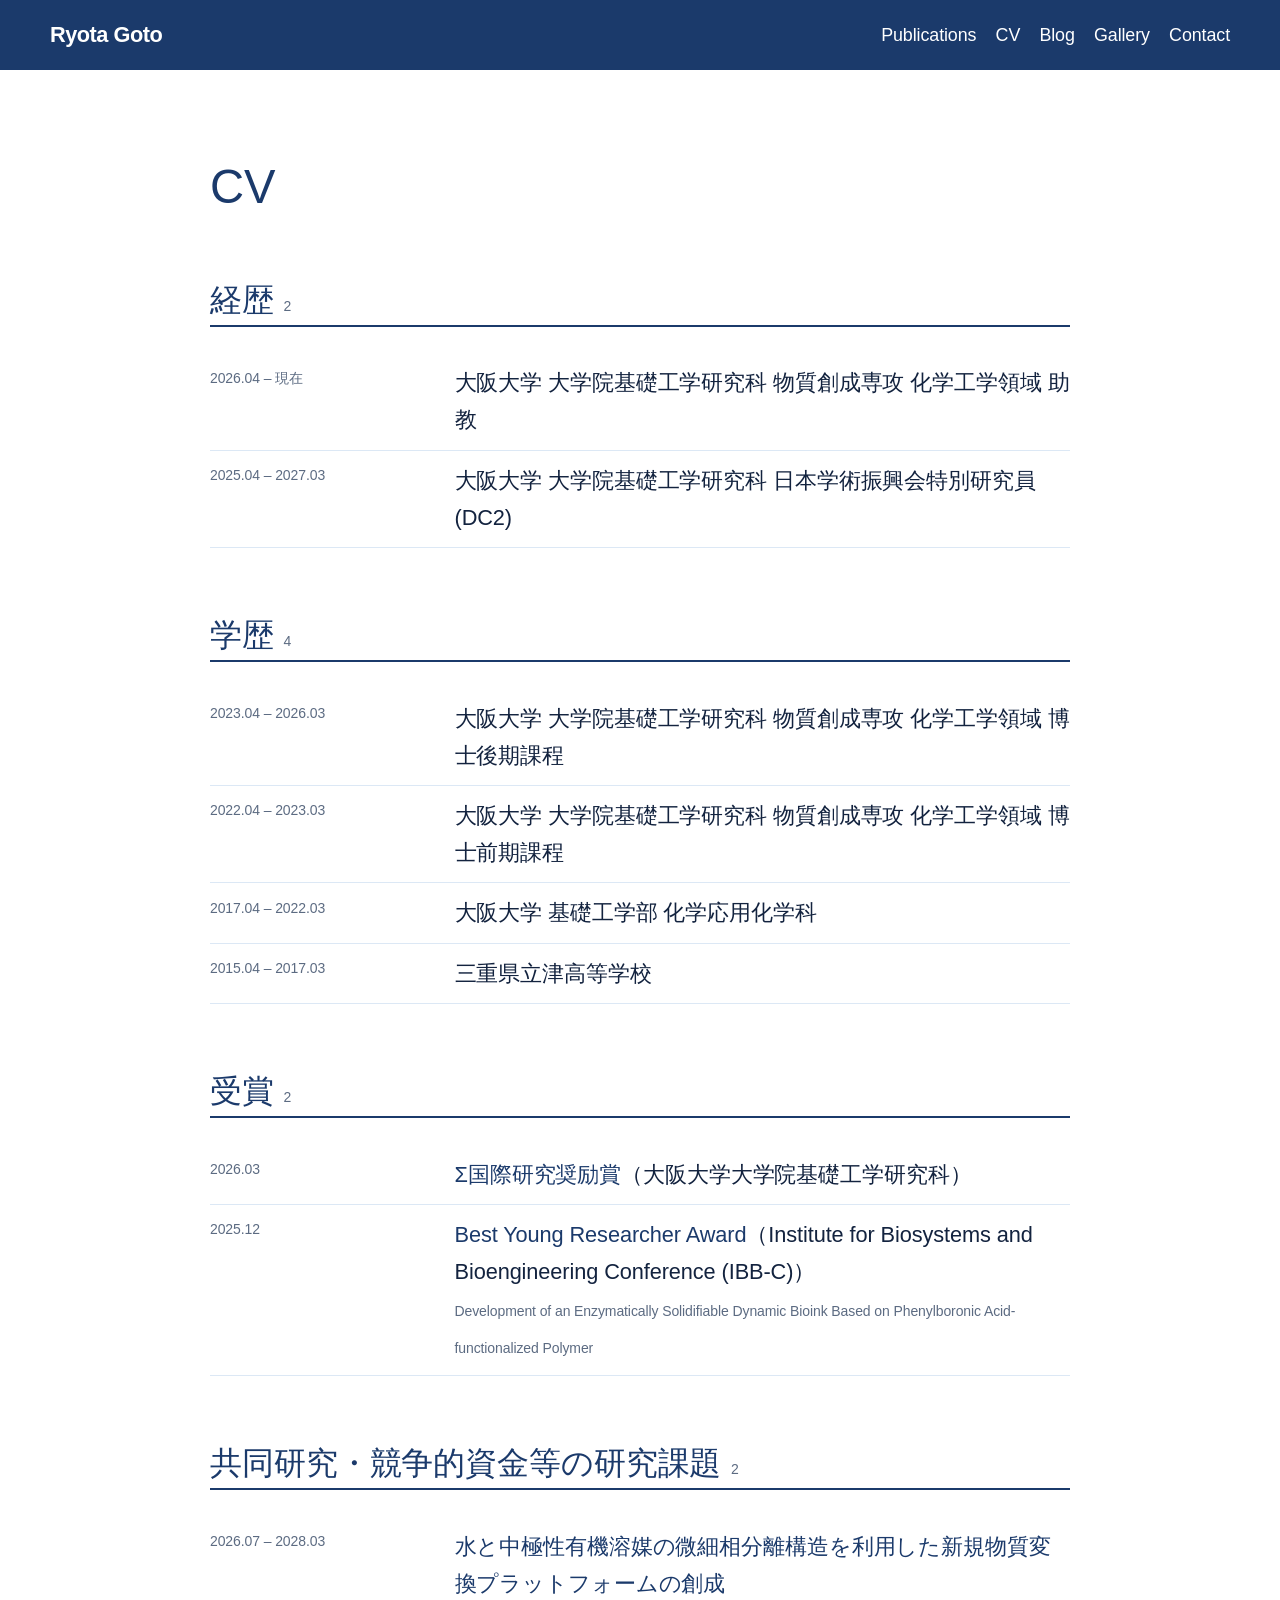
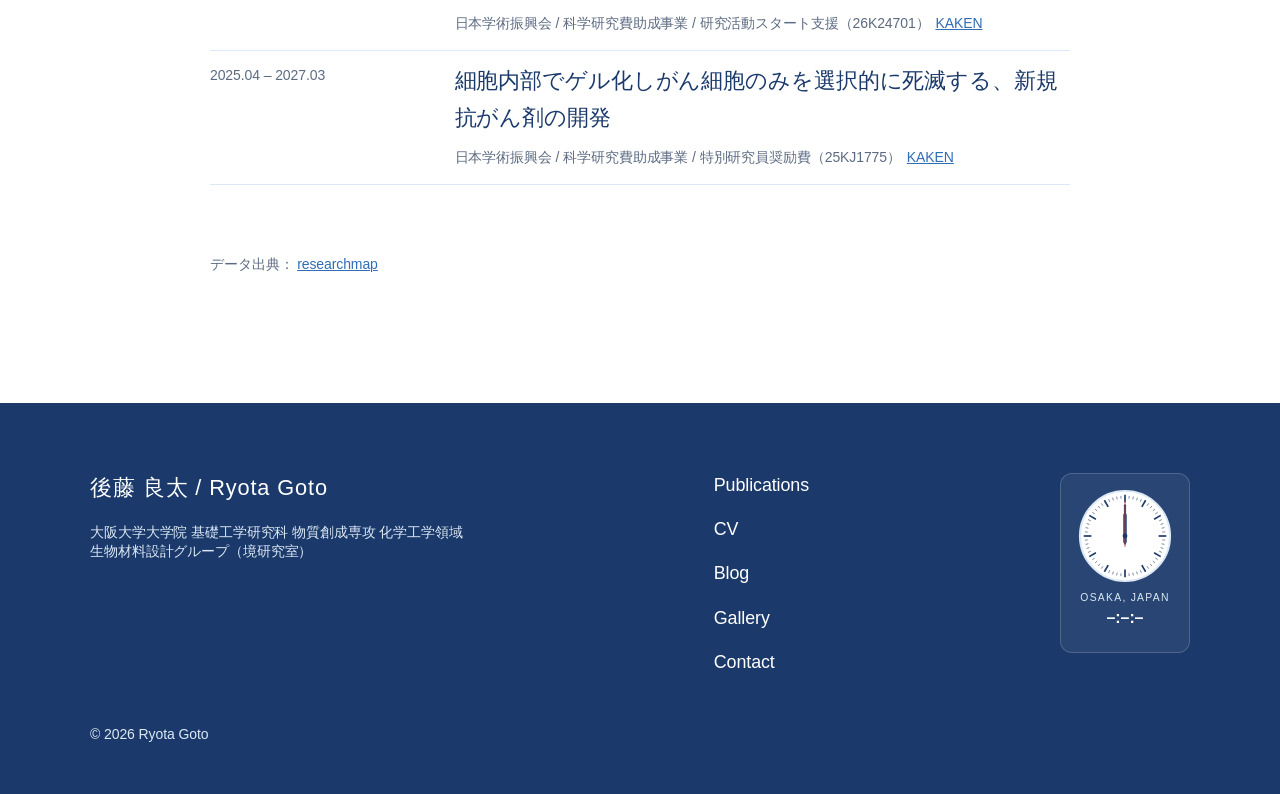
<file: site/cv/index.html>
<!DOCTYPE html>
<html lang="ja">
<head><meta charset="UTF-8">
	
	<meta name="viewport" content="width=device-width, initial-scale=1">
<meta name="robots" content="max-image-preview:large">
<meta name="google-site-verification" content="NAGAGIV8cYt2ThEVdOZjsJhklp0wHnk1jr2orELQb4M">
<title>CV – Ryota Goto</title>
<link rel="alternate" type="application/rss+xml" title="Ryota Goto » フィード" href="https://ryotakashiwagigoto.github.io/feed/">
<link rel="alternate" type="application/rss+xml" title="Ryota Goto » コメントフィード" href="https://ryotakashiwagigoto.github.io/comments/feed/">


<style id="wp-img-auto-sizes-contain-inline-css">
img:is([sizes=auto i],[sizes^="auto," i]){contain-intrinsic-size:3000px 1500px}
/*# sourceURL=wp-img-auto-sizes-contain-inline-css */
</style>
<style id="wp-block-site-title-inline-css">
.wp-block-site-title{box-sizing:border-box}.wp-block-site-title :where(a){color:inherit;font-family:inherit;font-size:inherit;font-style:inherit;font-weight:inherit;letter-spacing:inherit;line-height:inherit;text-decoration:inherit}
/*# sourceURL=https://ryotakashiwagigoto.github.io/wp-includes/blocks/site-title/style.min.css */
</style>
<style id="wp-block-navigation-link-inline-css">
.wp-block-navigation .wp-block-navigation-item__label{overflow-wrap:break-word}.wp-block-navigation .wp-block-navigation-item__description{display:none}.link-ui-tools{outline:1px solid #f0f0f0;padding:8px}.link-ui-block-inserter{padding-top:8px}.link-ui-block-inserter__back{margin-left:8px;text-transform:uppercase}
/*# sourceURL=https://ryotakashiwagigoto.github.io/wp-includes/blocks/navigation-link/style.min.css */
</style>
<style id="wp-block-navigation-inline-css">
.wp-block-navigation{position:relative}.wp-block-navigation ul{margin-bottom:0;margin-left:0;margin-top:0;padding-left:0}.wp-block-navigation ul,.wp-block-navigation ul li{list-style:none}.wp-block-navigation .wp-block-navigation-item{align-items:center;background-color:inherit;display:flex;position:relative}.wp-block-navigation .wp-block-navigation-item .wp-block-navigation__submenu-container:empty{display:none}.wp-block-navigation .wp-block-navigation-item__content{display:block;z-index:1}.wp-block-navigation .wp-block-navigation-item__content.wp-block-navigation-item__content{color:inherit}.wp-block-navigation.has-text-decoration-underline .wp-block-navigation-item__content,.wp-block-navigation.has-text-decoration-underline .wp-block-navigation-item__content:active,.wp-block-navigation.has-text-decoration-underline .wp-block-navigation-item__content:focus{text-decoration:underline}.wp-block-navigation.has-text-decoration-line-through .wp-block-navigation-item__content,.wp-block-navigation.has-text-decoration-line-through .wp-block-navigation-item__content:active,.wp-block-navigation.has-text-decoration-line-through .wp-block-navigation-item__content:focus{text-decoration:line-through}.wp-block-navigation :where(a),.wp-block-navigation :where(a:active),.wp-block-navigation :where(a:focus){text-decoration:none}.wp-block-navigation .wp-block-navigation__submenu-icon{align-self:center;background-color:inherit;border:none;color:currentColor;display:inline-block;font-size:inherit;height:.6em;line-height:0;margin-left:.25em;padding:0;width:.6em}.wp-block-navigation .wp-block-navigation__submenu-icon svg{stroke:currentColor;display:inline-block;height:inherit;margin-top:.075em;width:inherit}.wp-block-navigation{--navigation-layout-justification-setting:flex-start;--navigation-layout-direction:row;--navigation-layout-wrap:wrap;--navigation-layout-justify:flex-start;--navigation-layout-align:center}.wp-block-navigation.is-vertical{--navigation-layout-direction:column;--navigation-layout-justify:initial;--navigation-layout-align:flex-start}.wp-block-navigation.no-wrap{--navigation-layout-wrap:nowrap}.wp-block-navigation.items-justified-center{--navigation-layout-justification-setting:center;--navigation-layout-justify:center}.wp-block-navigation.items-justified-center.is-vertical{--navigation-layout-align:center}.wp-block-navigation.items-justified-right{--navigation-layout-justification-setting:flex-end;--navigation-layout-justify:flex-end}.wp-block-navigation.items-justified-right.is-vertical{--navigation-layout-align:flex-end}.wp-block-navigation.items-justified-space-between{--navigation-layout-justification-setting:space-between;--navigation-layout-justify:space-between}:where(.wp-block-navigation) ul li{padding:0}.wp-block-navigation .has-child .wp-block-navigation__submenu-container{align-items:normal;background-color:inherit;color:inherit;display:flex;flex-direction:column;opacity:0;position:absolute;z-index:2}@media not (prefers-reduced-motion){.wp-block-navigation .has-child .wp-block-navigation__submenu-container{transition:opacity .1s linear}}.wp-block-navigation .has-child .wp-block-navigation__submenu-container{height:0;overflow:hidden;visibility:hidden;width:0}.wp-block-navigation .has-child .wp-block-navigation__submenu-container>.wp-block-navigation-item>.wp-block-navigation-item__content{display:flex;flex-grow:1;padding:.5em 1em}.wp-block-navigation .has-child .wp-block-navigation__submenu-container>.wp-block-navigation-item>.wp-block-navigation-item__content .wp-block-navigation__submenu-icon{margin-left:auto;margin-right:0}.wp-block-navigation .has-child .wp-block-navigation__submenu-container .wp-block-navigation-item__content{margin:0}.wp-block-navigation .has-child .wp-block-navigation__submenu-container{left:-1px;top:100%}@media (min-width:782px){.wp-block-navigation .has-child .wp-block-navigation__submenu-container .wp-block-navigation__submenu-container{left:100%;top:-1px}.wp-block-navigation .has-child .wp-block-navigation__submenu-container .wp-block-navigation__submenu-container:before{background:transparent;content:"";display:block;height:100%;position:absolute;right:100%;width:.5em}.wp-block-navigation .has-child .wp-block-navigation__submenu-container .wp-block-navigation__submenu-icon{margin-right:.25em}.wp-block-navigation .has-child .wp-block-navigation__submenu-container .wp-block-navigation__submenu-icon svg{transform:rotate(-90deg)}}@media (hover:hover){.wp-block-navigation .has-child:not(.open-on-click):hover>.wp-block-navigation__submenu-container{height:auto;min-width:200px;opacity:1;overflow:visible;visibility:visible;width:auto}}.wp-block-navigation .has-child .wp-block-navigation-submenu__toggle[aria-expanded=true]~.wp-block-navigation__submenu-container,.wp-block-navigation .has-child:not(.open-on-click):not(.open-on-hover-click):focus-within>.wp-block-navigation__submenu-container{height:auto;min-width:200px;opacity:1;overflow:visible;visibility:visible;width:auto}.wp-block-navigation .has-child.open-always{align-items:var(--navigation-layout-align,initial);flex-direction:var(--navigation-layout-direction,initial);flex-wrap:var(--navigation-layout-wrap,wrap);gap:var(--wp--style--block-gap,2em)}.wp-block-navigation .has-child.open-always,.wp-block-navigation .has-child.open-always .wp-block-navigation-item{justify-content:var(--navigation-layout-justify,initial)}.wp-block-navigation .has-child.open-always .wp-block-navigation__submenu-container,.wp-block-navigation .has-child.open-always.wp-block-navigation-submenu{gap:var(--wp--style--block-gap,2em)}.wp-block-navigation .has-child.open-always .wp-block-navigation-item,.wp-block-navigation .has-child.open-always .wp-block-navigation__submenu-container,.wp-block-navigation .has-child.open-always.wp-block-navigation-submenu{padding-bottom:0;padding-top:0}.wp-block-navigation .has-child.open-always .wp-block-navigation__submenu-container{padding-left:var(--wp--style--block-gap,2em);padding-right:var(--wp--style--block-gap,2em)}.wp-block-navigation .has-child.open-always .wp-block-navigation__submenu-container .wp-block-navigation-item__content{padding:0}.wp-block-navigation .has-child.open-always .wp-block-navigation__submenu-container>.wp-block-navigation-item>.wp-block-navigation-item__content,.wp-block-navigation .has-child.open-always>.wp-block-navigation-item__content{flex-grow:0}.wp-block-navigation .has-child.open-always>.wp-block-navigation__submenu-container{background-color:transparent;border:none;color:inherit;flex-basis:100%;height:auto;opacity:1;overflow:visible;position:static;visibility:visible;width:auto}.wp-block-navigation.has-background .has-child .wp-block-navigation__submenu-container{left:0;top:100%}@media (min-width:782px){.wp-block-navigation.has-background .has-child .wp-block-navigation__submenu-container .wp-block-navigation__submenu-container{left:100%;top:0}}.wp-block-navigation-submenu{display:flex;position:relative}.wp-block-navigation-submenu .wp-block-navigation__submenu-icon svg{stroke:currentColor}button.wp-block-navigation-item__content{background-color:transparent;border:none;color:currentColor;font-family:inherit;font-size:inherit;font-style:inherit;font-weight:inherit;letter-spacing:inherit;line-height:inherit;text-align:left;text-transform:inherit}.wp-block-navigation-submenu__toggle{cursor:pointer}.wp-block-navigation-submenu__toggle[aria-expanded=true]+.wp-block-navigation__submenu-icon>svg,.wp-block-navigation-submenu__toggle[aria-expanded=true]>svg{transform:rotate(180deg)}.wp-block-navigation-item.open-on-click .wp-block-navigation-submenu__toggle{padding-left:0;padding-right:.85em}.wp-block-navigation-item.open-on-click .wp-block-navigation-submenu__toggle+.wp-block-navigation__submenu-icon{margin-left:-.6em;pointer-events:none}.wp-block-navigation-item.open-on-click button.wp-block-navigation-item__content:not(.wp-block-navigation-submenu__toggle){padding:0}.wp-block-navigation .wp-block-page-list,.wp-block-navigation__container,.wp-block-navigation__responsive-close,.wp-block-navigation__responsive-container,.wp-block-navigation__responsive-container-content,.wp-block-navigation__responsive-dialog{gap:inherit}:where(.wp-block-navigation.has-background .wp-block-navigation-item a:not(.wp-element-button)),:where(.wp-block-navigation.has-background .wp-block-navigation-submenu a:not(.wp-element-button)){padding:.5em 1em}:where(.wp-block-navigation .wp-block-navigation__submenu-container .wp-block-navigation-item a:not(.wp-element-button)),:where(.wp-block-navigation .wp-block-navigation__submenu-container .wp-block-navigation-submenu a:not(.wp-element-button)),:where(.wp-block-navigation .wp-block-navigation__submenu-container .wp-block-navigation-submenu button.wp-block-navigation-item__content),:where(.wp-block-navigation .wp-block-navigation__submenu-container .wp-block-pages-list__item button.wp-block-navigation-item__content){padding:.5em 1em}.wp-block-navigation.items-justified-right .wp-block-navigation__container .has-child .wp-block-navigation__submenu-container,.wp-block-navigation.items-justified-right .wp-block-page-list>.has-child .wp-block-navigation__submenu-container,.wp-block-navigation.items-justified-space-between .wp-block-page-list>.has-child:last-child .wp-block-navigation__submenu-container,.wp-block-navigation.items-justified-space-between>.wp-block-navigation__container>.has-child:last-child .wp-block-navigation__submenu-container{left:auto;right:0}.wp-block-navigation.items-justified-right .wp-block-navigation__container .has-child .wp-block-navigation__submenu-container .wp-block-navigation__submenu-container,.wp-block-navigation.items-justified-right .wp-block-page-list>.has-child .wp-block-navigation__submenu-container .wp-block-navigation__submenu-container,.wp-block-navigation.items-justified-space-between .wp-block-page-list>.has-child:last-child .wp-block-navigation__submenu-container .wp-block-navigation__submenu-container,.wp-block-navigation.items-justified-space-between>.wp-block-navigation__container>.has-child:last-child .wp-block-navigation__submenu-container .wp-block-navigation__submenu-container{left:-1px;right:-1px}@media (min-width:782px){.wp-block-navigation.items-justified-right .wp-block-navigation__container .has-child .wp-block-navigation__submenu-container .wp-block-navigation__submenu-container,.wp-block-navigation.items-justified-right .wp-block-page-list>.has-child .wp-block-navigation__submenu-container .wp-block-navigation__submenu-container,.wp-block-navigation.items-justified-space-between .wp-block-page-list>.has-child:last-child .wp-block-navigation__submenu-container .wp-block-navigation__submenu-container,.wp-block-navigation.items-justified-space-between>.wp-block-navigation__container>.has-child:last-child .wp-block-navigation__submenu-container .wp-block-navigation__submenu-container{left:auto;right:100%}}.wp-block-navigation:not(.has-background) .wp-block-navigation__submenu-container{background-color:#fff;border:1px solid rgba(0,0,0,.15)}.wp-block-navigation.has-background .wp-block-navigation__submenu-container{background-color:inherit}.wp-block-navigation:not(.has-text-color) .wp-block-navigation__submenu-container{color:#000}.wp-block-navigation__container{align-items:var(--navigation-layout-align,initial);display:flex;flex-direction:var(--navigation-layout-direction,initial);flex-wrap:var(--navigation-layout-wrap,wrap);justify-content:var(--navigation-layout-justify,initial);list-style:none;margin:0;padding-left:0}.wp-block-navigation__container .is-responsive{display:none}.wp-block-navigation__container:only-child,.wp-block-page-list:only-child{flex-grow:1}@keyframes overlay-menu__fade-in-animation{0%{opacity:0;transform:translateY(.5em)}to{opacity:1;transform:translateY(0)}}.wp-block-navigation__responsive-container{bottom:0;display:none;left:0;position:fixed;right:0;top:0}.wp-block-navigation__responsive-container :where(.wp-block-navigation-item a){color:inherit}.wp-block-navigation__responsive-container .wp-block-navigation__responsive-container-content{align-items:var(--navigation-layout-align,initial);display:flex;flex-direction:var(--navigation-layout-direction,initial);flex-wrap:var(--navigation-layout-wrap,wrap);justify-content:var(--navigation-layout-justify,initial)}.wp-block-navigation__responsive-container:not(.is-menu-open.is-menu-open){background-color:inherit!important;color:inherit!important}.wp-block-navigation__responsive-container.is-menu-open{background-color:inherit;display:flex;flex-direction:column}@media not (prefers-reduced-motion){.wp-block-navigation__responsive-container.is-menu-open{animation:overlay-menu__fade-in-animation .1s ease-out;animation-fill-mode:forwards}}.wp-block-navigation__responsive-container.is-menu-open:not(.disable-default-overlay){padding:clamp(1rem,var(--wp--style--root--padding-top),20rem) clamp(1rem,var(--wp--style--root--padding-right),20rem) clamp(1rem,var(--wp--style--root--padding-bottom),20rem) clamp(1rem,var(--wp--style--root--padding-left),20rem)}.wp-block-navigation__responsive-container.is-menu-open{overflow:auto;z-index:100000}.wp-block-navigation__responsive-container.is-menu-open:not(.disable-default-overlay) .wp-block-navigation__responsive-container-content{padding-top:calc(2rem + 24px)}.wp-block-navigation__responsive-container.is-menu-open:where(:not(.disable-default-overlay)) .wp-block-navigation__responsive-container-content{align-items:var(--navigation-layout-justification-setting,inherit);display:flex;flex-direction:column;flex-wrap:nowrap;overflow:visible}.wp-block-navigation__responsive-container.is-menu-open:where(:not(.disable-default-overlay)) .wp-block-navigation__responsive-container-content,.wp-block-navigation__responsive-container.is-menu-open:where(:not(.disable-default-overlay)) .wp-block-navigation__responsive-container-content .wp-block-navigation__container,.wp-block-navigation__responsive-container.is-menu-open:where(:not(.disable-default-overlay)) .wp-block-navigation__responsive-container-content .wp-block-page-list{justify-content:flex-start}.wp-block-navigation__responsive-container.is-menu-open:where(:not(.disable-default-overlay)) .wp-block-navigation__responsive-container-content .wp-block-navigation__submenu-icon{display:none}.wp-block-navigation__responsive-container.is-menu-open:where(:not(.disable-default-overlay)) .wp-block-navigation__responsive-container-content .has-child .wp-block-navigation__submenu-container{border:none;height:auto;min-width:200px;opacity:1;overflow:initial;padding-left:2rem;padding-right:2rem;position:static;visibility:visible;width:auto}.wp-block-navigation__responsive-container.is-menu-open:where(:not(.disable-default-overlay)) .wp-block-navigation__responsive-container-content .wp-block-navigation__container,.wp-block-navigation__responsive-container.is-menu-open:where(:not(.disable-default-overlay)) .wp-block-navigation__responsive-container-content .wp-block-navigation__submenu-container{gap:inherit}.wp-block-navigation__responsive-container.is-menu-open:where(:not(.disable-default-overlay)) .wp-block-navigation__responsive-container-content .wp-block-navigation__submenu-container{padding-top:var(--wp--style--block-gap,2em)}.wp-block-navigation__responsive-container.is-menu-open:where(:not(.disable-default-overlay)) .wp-block-navigation__responsive-container-content .wp-block-navigation-item__content{padding:0}.wp-block-navigation__responsive-container.is-menu-open:where(:not(.disable-default-overlay)) .wp-block-navigation__responsive-container-content .wp-block-navigation-item,.wp-block-navigation__responsive-container.is-menu-open:where(:not(.disable-default-overlay)) .wp-block-navigation__responsive-container-content .wp-block-navigation__container,.wp-block-navigation__responsive-container.is-menu-open:where(:not(.disable-default-overlay)) .wp-block-navigation__responsive-container-content .wp-block-page-list{align-items:var(--navigation-layout-justification-setting,initial);display:flex;flex-direction:column}.wp-block-navigation__responsive-container.is-menu-open:where(:not(.disable-default-overlay)) .wp-block-navigation-item,.wp-block-navigation__responsive-container.is-menu-open:where(:not(.disable-default-overlay)) .wp-block-navigation-item .wp-block-navigation__submenu-container,.wp-block-navigation__responsive-container.is-menu-open:where(:not(.disable-default-overlay)) .wp-block-navigation__container,.wp-block-navigation__responsive-container.is-menu-open:where(:not(.disable-default-overlay)) .wp-block-page-list{background:transparent!important;color:inherit!important}.wp-block-navigation__responsive-container.is-menu-open:where(:not(.disable-default-overlay)) .wp-block-navigation__submenu-container.wp-block-navigation__submenu-container.wp-block-navigation__submenu-container.wp-block-navigation__submenu-container{left:auto;right:auto}.wp-block-navigation__responsive-container.disable-default-overlay .wp-block-navigation__overlay-container{display:none;width:100%}.wp-block-navigation__responsive-container.disable-default-overlay .wp-block-navigation__responsive-close{max-width:none}.wp-block-navigation__responsive-container.disable-default-overlay.is-menu-open .wp-block-navigation__responsive-container-content>:not(.wp-block-navigation__overlay-container){display:none}.wp-block-navigation__responsive-container.disable-default-overlay.is-menu-open .wp-block-navigation__responsive-container-content .wp-block-navigation__overlay-container{display:block}.wp-block-navigation__responsive-container.disable-default-overlay.is-menu-open .wp-block-navigation__responsive-container-content .wp-block-navigation__overlay-container .wp-block-navigation__submenu-container{left:0;right:auto}@media (min-width:600px){.wp-block-navigation__responsive-container:not(.hidden-by-default):not(.is-menu-open){background-color:inherit;display:block;position:relative;width:100%;z-index:auto}.wp-block-navigation__responsive-container:not(.hidden-by-default):not(.is-menu-open) .wp-block-navigation__responsive-container-close{display:none}.wp-block-navigation__responsive-container.is-menu-open .wp-block-navigation__submenu-container.wp-block-navigation__submenu-container.wp-block-navigation__submenu-container.wp-block-navigation__submenu-container{left:0}}.wp-block-navigation:not(.has-background) .wp-block-navigation__responsive-container.is-menu-open:not(.disable-default-overlay){background-color:#fff}.wp-block-navigation:not(.has-text-color) .wp-block-navigation__responsive-container.is-menu-open:not(.disable-default-overlay){color:#000}.wp-block-navigation__toggle_button_label{font-size:1rem;font-weight:700}.wp-block-navigation__responsive-container-close,.wp-block-navigation__responsive-container-open{background:transparent;border:none;color:currentColor;cursor:pointer;margin:0;padding:0;text-transform:inherit;vertical-align:middle}.wp-block-navigation__responsive-container-close svg,.wp-block-navigation__responsive-container-open svg{fill:currentColor;display:block;height:24px;pointer-events:none;width:24px}.wp-block-navigation__responsive-container-open{display:flex}.wp-block-navigation__responsive-container-open.wp-block-navigation__responsive-container-open.wp-block-navigation__responsive-container-open{font-family:inherit;font-size:inherit;font-weight:inherit}@media (min-width:600px){.wp-block-navigation__responsive-container-open:not(.always-shown){display:none}}.wp-block-navigation__responsive-container-close{position:absolute;right:0;top:0;z-index:2}.wp-block-navigation__responsive-container-close.wp-block-navigation__responsive-container-close.wp-block-navigation__responsive-container-close{font-family:inherit;font-size:inherit;font-weight:inherit}.disable-default-overlay .wp-block-navigation__responsive-container-close{right:clamp(1rem,var(--wp--style--root--padding-left),20rem);top:clamp(1rem,var(--wp--style--root--padding-left),20rem)}.wp-block-navigation__responsive-close{width:100%}.has-modal-open .wp-block-navigation__responsive-close{margin-left:auto;margin-right:auto;max-width:var(--wp--style--global--wide-size,100%)}.wp-block-navigation__responsive-close:focus{outline:none}.is-menu-open .wp-block-navigation__responsive-close,.is-menu-open .wp-block-navigation__responsive-container-content,.is-menu-open .wp-block-navigation__responsive-dialog{box-sizing:border-box}.wp-block-navigation__responsive-dialog{position:relative}.has-modal-open .admin-bar .is-menu-open:where(:not(.disable-default-overlay)) .wp-block-navigation__responsive-dialog{margin-top:46px}@media (min-width:782px){.has-modal-open .admin-bar .is-menu-open:where(:not(.disable-default-overlay)) .wp-block-navigation__responsive-dialog{margin-top:32px}}html.has-modal-open{overflow:hidden}
/*# sourceURL=https://ryotakashiwagigoto.github.io/wp-includes/blocks/navigation/style.min.css */
</style>
<style id="wp-block-group-inline-css">
.wp-block-group{box-sizing:border-box}:where(.wp-block-group.wp-block-group-is-layout-constrained){position:relative}
/*# sourceURL=https://ryotakashiwagigoto.github.io/wp-includes/blocks/group/style.min.css */
</style>
<style id="wp-block-post-title-inline-css">
.wp-block-post-title{box-sizing:border-box;word-break:break-word}.wp-block-post-title :where(a){display:inline-block;font-family:inherit;font-size:inherit;font-style:inherit;font-weight:inherit;letter-spacing:inherit;line-height:inherit;text-decoration:inherit}
/*# sourceURL=https://ryotakashiwagigoto.github.io/wp-includes/blocks/post-title/style.min.css */
</style>
<style id="wp-block-paragraph-inline-css">
.is-small-text{font-size:.875em}.is-regular-text{font-size:1em}.is-large-text{font-size:2.25em}.is-larger-text{font-size:3em}.has-drop-cap:not(:focus):first-letter{float:left;font-size:8.4em;font-style:normal;font-weight:100;line-height:.68;margin:.05em .1em 0 0;text-transform:uppercase}body.rtl .has-drop-cap:not(:focus):first-letter{float:none;margin-left:.1em}p.has-drop-cap.has-background{overflow:hidden}:root :where(p.has-background){padding:1.25em 2.375em}:where(p.has-text-color:not(.has-link-color)) a{color:inherit}p.has-text-align-left[style*="writing-mode:vertical-lr"],p.has-text-align-right[style*="writing-mode:vertical-rl"]{rotate:180deg}
/*# sourceURL=https://ryotakashiwagigoto.github.io/wp-includes/blocks/paragraph/style.min.css */
</style>
<style id="wp-emoji-styles-inline-css">

	img.wp-smiley, img.emoji {
		display: inline !important;
		border: none !important;
		box-shadow: none !important;
		height: 1em !important;
		width: 1em !important;
		margin: 0 0.07em !important;
		vertical-align: -0.1em !important;
		background: none !important;
		padding: 0 !important;
	}
/*# sourceURL=wp-emoji-styles-inline-css */
</style>
<style id="wp-block-library-inline-css">
:root{--wp-block-synced-color:#7a00df;--wp-block-synced-color--rgb:122,0,223;--wp-bound-block-color:var(--wp-block-synced-color);--wp-editor-canvas-background:#ddd;--wp-admin-theme-color:#007cba;--wp-admin-theme-color--rgb:0,124,186;--wp-admin-theme-color-darker-10:#006ba1;--wp-admin-theme-color-darker-10--rgb:0,107,160.5;--wp-admin-theme-color-darker-20:#005a87;--wp-admin-theme-color-darker-20--rgb:0,90,135;--wp-admin-border-width-focus:2px}@media (min-resolution:192dpi){:root{--wp-admin-border-width-focus:1.5px}}.wp-element-button{cursor:pointer}:root .has-very-light-gray-background-color{background-color:#eee}:root .has-very-dark-gray-background-color{background-color:#313131}:root .has-very-light-gray-color{color:#eee}:root .has-very-dark-gray-color{color:#313131}:root .has-vivid-green-cyan-to-vivid-cyan-blue-gradient-background{background:linear-gradient(135deg,#00d084,#0693e3)}:root .has-purple-crush-gradient-background{background:linear-gradient(135deg,#34e2e4,#4721fb 50%,#ab1dfe)}:root .has-hazy-dawn-gradient-background{background:linear-gradient(135deg,#faaca8,#dad0ec)}:root .has-subdued-olive-gradient-background{background:linear-gradient(135deg,#fafae1,#67a671)}:root .has-atomic-cream-gradient-background{background:linear-gradient(135deg,#fdd79a,#004a59)}:root .has-nightshade-gradient-background{background:linear-gradient(135deg,#330968,#31cdcf)}:root .has-midnight-gradient-background{background:linear-gradient(135deg,#020381,#2874fc)}:root{--wp--preset--font-size--normal:16px;--wp--preset--font-size--huge:42px}.has-regular-font-size{font-size:1em}.has-larger-font-size{font-size:2.625em}.has-normal-font-size{font-size:var(--wp--preset--font-size--normal)}.has-huge-font-size{font-size:var(--wp--preset--font-size--huge)}:root .has-text-align-center{text-align:center}:root .has-text-align-left{text-align:left}:root .has-text-align-right{text-align:right}.has-fit-text{white-space:nowrap!important}#end-resizable-editor-section{display:none}.aligncenter{clear:both}.items-justified-left{justify-content:flex-start}.items-justified-center{justify-content:center}.items-justified-right{justify-content:flex-end}.items-justified-space-between{justify-content:space-between}.screen-reader-text{word-wrap:normal!important;border:0;clip-path:inset(50%);height:1px;margin:-1px;overflow:hidden;padding:0;position:absolute;width:1px;word-break:normal!important}.screen-reader-text:focus{background-color:#ddd;clip-path:none;color:#444;display:block;font-size:1em;height:auto;left:5px;line-height:normal;padding:15px 23px 14px;text-decoration:none;top:5px;width:auto;z-index:100000}html :where(.has-border-color){border-style:solid}html :where([style^=border-color],[style*=";border-color"],[style*="; border-color"]){border-style:solid}html :where([style^=border-top-color],[style*=";border-top-color"],[style*="; border-top-color"]){border-top-style:solid}html :where([style^=border-right-color],[style*=";border-right-color"],[style*="; border-right-color"]){border-right-style:solid}html :where([style^=border-bottom-color],[style*=";border-bottom-color"],[style*="; border-bottom-color"]){border-bottom-style:solid}html :where([style^=border-left-color],[style*=";border-left-color"],[style*="; border-left-color"]){border-left-style:solid}html :where([style^=border-width],[style*=";border-width"],[style*="; border-width"]){border-style:solid}html :where([style^=border-top-width],[style*=";border-top-width"],[style*="; border-top-width"]){border-top-style:solid}html :where([style^=border-right-width],[style*=";border-right-width"],[style*="; border-right-width"]){border-right-style:solid}html :where([style^=border-bottom-width],[style*=";border-bottom-width"],[style*="; border-bottom-width"]){border-bottom-style:solid}html :where([style^=border-left-width],[style*=";border-left-width"],[style*="; border-left-width"]){border-left-style:solid}html :where(img[class*=wp-image-]){height:auto;max-width:100%}:where(figure){margin:0 0 1em}html :where(.is-position-sticky){--wp-admin--admin-bar--position-offset:var(--wp-admin--admin-bar--height,0px)}@media screen and (max-width:600px){html :where(.is-position-sticky){--wp-admin--admin-bar--position-offset:0px}}
/*# sourceURL=/wp-includes/css/dist/block-library/common.min.css */
</style>
<style id="global-styles-inline-css">
:root{--wp--preset--aspect-ratio--square: 1;--wp--preset--aspect-ratio--4-3: 4/3;--wp--preset--aspect-ratio--3-4: 3/4;--wp--preset--aspect-ratio--3-2: 3/2;--wp--preset--aspect-ratio--2-3: 2/3;--wp--preset--aspect-ratio--16-9: 16/9;--wp--preset--aspect-ratio--9-16: 9/16;--wp--preset--color--black: #000000;--wp--preset--color--cyan-bluish-gray: #abb8c3;--wp--preset--color--white: #ffffff;--wp--preset--color--pale-pink: #f78da7;--wp--preset--color--vivid-red: #cf2e2e;--wp--preset--color--luminous-vivid-orange: #ff6900;--wp--preset--color--luminous-vivid-amber: #fcb900;--wp--preset--color--light-green-cyan: #7bdcb5;--wp--preset--color--vivid-green-cyan: #00d084;--wp--preset--color--pale-cyan-blue: #8ed1fc;--wp--preset--color--vivid-cyan-blue: #0693e3;--wp--preset--color--vivid-purple: #9b51e0;--wp--preset--color--base: #FFFFFF;--wp--preset--color--contrast: #13233F;--wp--preset--color--accent-1: #1B3A6B;--wp--preset--color--accent-2: #DCE8F5;--wp--preset--color--accent-3: #2F6DB5;--wp--preset--color--accent-4: #5C6B82;--wp--preset--color--accent-5: #F3F7FB;--wp--preset--color--accent-6: color-mix(in srgb, currentColor 20%, transparent);--wp--preset--gradient--vivid-cyan-blue-to-vivid-purple: linear-gradient(135deg,rgb(6,147,227) 0%,rgb(155,81,224) 100%);--wp--preset--gradient--light-green-cyan-to-vivid-green-cyan: linear-gradient(135deg,rgb(122,220,180) 0%,rgb(0,208,130) 100%);--wp--preset--gradient--luminous-vivid-amber-to-luminous-vivid-orange: linear-gradient(135deg,rgb(252,185,0) 0%,rgb(255,105,0) 100%);--wp--preset--gradient--luminous-vivid-orange-to-vivid-red: linear-gradient(135deg,rgb(255,105,0) 0%,rgb(207,46,46) 100%);--wp--preset--gradient--very-light-gray-to-cyan-bluish-gray: linear-gradient(135deg,rgb(238,238,238) 0%,rgb(169,184,195) 100%);--wp--preset--gradient--cool-to-warm-spectrum: linear-gradient(135deg,rgb(74,234,220) 0%,rgb(151,120,209) 20%,rgb(207,42,186) 40%,rgb(238,44,130) 60%,rgb(251,105,98) 80%,rgb(254,248,76) 100%);--wp--preset--gradient--blush-light-purple: linear-gradient(135deg,rgb(255,206,236) 0%,rgb(152,150,240) 100%);--wp--preset--gradient--blush-bordeaux: linear-gradient(135deg,rgb(254,205,165) 0%,rgb(254,45,45) 50%,rgb(107,0,62) 100%);--wp--preset--gradient--luminous-dusk: linear-gradient(135deg,rgb(255,203,112) 0%,rgb(199,81,192) 50%,rgb(65,88,208) 100%);--wp--preset--gradient--pale-ocean: linear-gradient(135deg,rgb(255,245,203) 0%,rgb(182,227,212) 50%,rgb(51,167,181) 100%);--wp--preset--gradient--electric-grass: linear-gradient(135deg,rgb(202,248,128) 0%,rgb(113,206,126) 100%);--wp--preset--gradient--midnight: linear-gradient(135deg,rgb(2,3,129) 0%,rgb(40,116,252) 100%);--wp--preset--font-size--small: 0.875rem;--wp--preset--font-size--medium: clamp(1rem, 1rem + ((1vw - 0.2rem) * 0.196), 1.125rem);--wp--preset--font-size--large: clamp(1.125rem, 1.125rem + ((1vw - 0.2rem) * 0.392), 1.375rem);--wp--preset--font-size--x-large: clamp(1.75rem, 1.75rem + ((1vw - 0.2rem) * 0.392), 2rem);--wp--preset--font-size--xx-large: clamp(2.15rem, 2.15rem + ((1vw - 0.2rem) * 1.333), 3rem);--wp--preset--font-family--manrope: Manrope, "Hiragino Sans", "Hiragino Kaku Gothic ProN", "Noto Sans JP", Meiryo, sans-serif;--wp--preset--font-family--fira-code: "Fira Code", monospace;--wp--preset--spacing--20: 10px;--wp--preset--spacing--30: 20px;--wp--preset--spacing--40: 30px;--wp--preset--spacing--50: clamp(30px, 5vw, 50px);--wp--preset--spacing--60: clamp(30px, 7vw, 70px);--wp--preset--spacing--70: clamp(50px, 7vw, 90px);--wp--preset--spacing--80: clamp(70px, 10vw, 140px);--wp--preset--shadow--natural: 6px 6px 9px rgba(0, 0, 0, 0.2);--wp--preset--shadow--deep: 12px 12px 50px rgba(0, 0, 0, 0.4);--wp--preset--shadow--sharp: 6px 6px 0px rgba(0, 0, 0, 0.2);--wp--preset--shadow--outlined: 6px 6px 0px -3px rgb(255, 255, 255), 6px 6px rgb(0, 0, 0);--wp--preset--shadow--crisp: 6px 6px 0px rgb(0, 0, 0);}.wp-block-button{--wp--preset--dimension--25: 25%;--wp--preset--dimension--50: 50%;--wp--preset--dimension--75: 75%;--wp--preset--dimension--100: 100%;}:root { --wp--style--global--content-size: 645px;--wp--style--global--wide-size: 1340px; }:where(body) { margin: 0; }.wp-site-blocks { padding-top: var(--wp--style--root--padding-top); padding-bottom: var(--wp--style--root--padding-bottom); }.has-global-padding { padding-right: var(--wp--style--root--padding-right); padding-left: var(--wp--style--root--padding-left); }.has-global-padding > .alignfull { margin-right: calc(var(--wp--style--root--padding-right) * -1); margin-left: calc(var(--wp--style--root--padding-left) * -1); }.has-global-padding :where(:not(.alignfull.is-layout-flow) > .has-global-padding:not(.wp-block-block, .alignfull)) { padding-right: 0; padding-left: 0; }.has-global-padding :where(:not(.alignfull.is-layout-flow) > .has-global-padding:not(.wp-block-block, .alignfull)) > .alignfull { margin-left: 0; margin-right: 0; }.wp-site-blocks > .alignleft { float: left; margin-right: 2em; }.wp-site-blocks > .alignright { float: right; margin-left: 2em; }.wp-site-blocks > .aligncenter { justify-content: center; margin-left: auto; margin-right: auto; }:where(.wp-site-blocks) > * { margin-block-start: 1.2rem; margin-block-end: 0; }:where(.wp-site-blocks) > :first-child { margin-block-start: 0; }:where(.wp-site-blocks) > :last-child { margin-block-end: 0; }:root { --wp--style--block-gap: 1.2rem; }:root :where(.is-layout-flow) > :first-child{margin-block-start: 0;}:root :where(.is-layout-flow) > :last-child{margin-block-end: 0;}:root :where(.is-layout-flow) > *{margin-block-start: 1.2rem;margin-block-end: 0;}:root :where(.is-layout-constrained) > :first-child{margin-block-start: 0;}:root :where(.is-layout-constrained) > :last-child{margin-block-end: 0;}:root :where(.is-layout-constrained) > *{margin-block-start: 1.2rem;margin-block-end: 0;}:root :where(.is-layout-flex){gap: 1.2rem;}:root :where(.is-layout-grid){gap: 1.2rem;}.is-layout-flow > .alignleft{float: left;margin-inline-start: 0;margin-inline-end: 2em;}.is-layout-flow > .alignright{float: right;margin-inline-start: 2em;margin-inline-end: 0;}.is-layout-flow > .aligncenter{margin-left: auto !important;margin-right: auto !important;}.is-layout-constrained > .alignleft{float: left;margin-inline-start: 0;margin-inline-end: 2em;}.is-layout-constrained > .alignright{float: right;margin-inline-start: 2em;margin-inline-end: 0;}.is-layout-constrained > .aligncenter{margin-left: auto !important;margin-right: auto !important;}.is-layout-constrained > :where(:not(.alignleft):not(.alignright):not(.alignfull)){max-width: var(--wp--style--global--content-size);margin-left: auto !important;margin-right: auto !important;}.is-layout-constrained > .alignwide{max-width: var(--wp--style--global--wide-size);}body .is-layout-flex{display: flex;}.is-layout-flex{flex-wrap: wrap;align-items: center;}.is-layout-flex > :is(*, div){margin: 0;}body .is-layout-grid{display: grid;}.is-layout-grid > :is(*, div){margin: 0;}body{background-color: var(--wp--preset--color--base);color: var(--wp--preset--color--contrast);font-family: var(--wp--preset--font-family--manrope);font-size: var(--wp--preset--font-size--large);font-weight: 300;letter-spacing: -0.1px;line-height: 1.4;--wp--style--root--padding-top: 0px;--wp--style--root--padding-right: var(--wp--preset--spacing--50);--wp--style--root--padding-bottom: 0px;--wp--style--root--padding-left: var(--wp--preset--spacing--50);}a:where(:not(.wp-element-button)){color: var(--wp--preset--color--accent-3);}:root :where(a:where(:not(.wp-element-button)):hover){text-decoration: none;}h1, h2, h3, h4, h5, h6{color: var(--wp--preset--color--accent-1);font-weight: 400;letter-spacing: -0.1px;line-height: 1.125;}h1{font-size: var(--wp--preset--font-size--xx-large);}h2{font-size: var(--wp--preset--font-size--x-large);}h3{font-size: var(--wp--preset--font-size--large);}h4{font-size: var(--wp--preset--font-size--medium);}h5{font-size: var(--wp--preset--font-size--small);letter-spacing: 0.5px;}h6{font-size: var(--wp--preset--font-size--small);font-weight: 700;letter-spacing: 1.4px;text-transform: uppercase;}:root :where(.wp-element-button, .wp-block-button__link){background-color: var(--wp--preset--color--accent-1);border-width: 0;color: var(--wp--preset--color--base);font-family: inherit;font-size: var(--wp--preset--font-size--medium);font-style: inherit;font-weight: inherit;letter-spacing: inherit;line-height: inherit;padding-top: 1rem;padding-right: 2.25rem;padding-bottom: 1rem;padding-left: 2.25rem;text-decoration: none;text-transform: inherit;}:root :where(.wp-element-button:hover, .wp-block-button__link:hover){background-color: var(--wp--preset--color--accent-3);border-color: transparent;color: var(--wp--preset--color--base);}:root :where(.wp-element-button:focus, .wp-block-button__link:focus){outline-color: var(--wp--preset--color--accent-4);outline-offset: 2px;}:root :where(.wp-element-caption, .wp-block-audio figcaption, .wp-block-embed figcaption, .wp-block-gallery figcaption, .wp-block-image figcaption, .wp-block-table figcaption, .wp-block-video figcaption){font-size: var(--wp--preset--font-size--small);line-height: 1.4;}.has-black-color{color: var(--wp--preset--color--black) !important;}.has-cyan-bluish-gray-color{color: var(--wp--preset--color--cyan-bluish-gray) !important;}.has-white-color{color: var(--wp--preset--color--white) !important;}.has-pale-pink-color{color: var(--wp--preset--color--pale-pink) !important;}.has-vivid-red-color{color: var(--wp--preset--color--vivid-red) !important;}.has-luminous-vivid-orange-color{color: var(--wp--preset--color--luminous-vivid-orange) !important;}.has-luminous-vivid-amber-color{color: var(--wp--preset--color--luminous-vivid-amber) !important;}.has-light-green-cyan-color{color: var(--wp--preset--color--light-green-cyan) !important;}.has-vivid-green-cyan-color{color: var(--wp--preset--color--vivid-green-cyan) !important;}.has-pale-cyan-blue-color{color: var(--wp--preset--color--pale-cyan-blue) !important;}.has-vivid-cyan-blue-color{color: var(--wp--preset--color--vivid-cyan-blue) !important;}.has-vivid-purple-color{color: var(--wp--preset--color--vivid-purple) !important;}.has-base-color{color: var(--wp--preset--color--base) !important;}.has-contrast-color{color: var(--wp--preset--color--contrast) !important;}.has-accent-1-color{color: var(--wp--preset--color--accent-1) !important;}.has-accent-2-color{color: var(--wp--preset--color--accent-2) !important;}.has-accent-3-color{color: var(--wp--preset--color--accent-3) !important;}.has-accent-4-color{color: var(--wp--preset--color--accent-4) !important;}.has-accent-5-color{color: var(--wp--preset--color--accent-5) !important;}.has-accent-6-color{color: var(--wp--preset--color--accent-6) !important;}.has-black-background-color{background-color: var(--wp--preset--color--black) !important;}.has-cyan-bluish-gray-background-color{background-color: var(--wp--preset--color--cyan-bluish-gray) !important;}.has-white-background-color{background-color: var(--wp--preset--color--white) !important;}.has-pale-pink-background-color{background-color: var(--wp--preset--color--pale-pink) !important;}.has-vivid-red-background-color{background-color: var(--wp--preset--color--vivid-red) !important;}.has-luminous-vivid-orange-background-color{background-color: var(--wp--preset--color--luminous-vivid-orange) !important;}.has-luminous-vivid-amber-background-color{background-color: var(--wp--preset--color--luminous-vivid-amber) !important;}.has-light-green-cyan-background-color{background-color: var(--wp--preset--color--light-green-cyan) !important;}.has-vivid-green-cyan-background-color{background-color: var(--wp--preset--color--vivid-green-cyan) !important;}.has-pale-cyan-blue-background-color{background-color: var(--wp--preset--color--pale-cyan-blue) !important;}.has-vivid-cyan-blue-background-color{background-color: var(--wp--preset--color--vivid-cyan-blue) !important;}.has-vivid-purple-background-color{background-color: var(--wp--preset--color--vivid-purple) !important;}.has-base-background-color{background-color: var(--wp--preset--color--base) !important;}.has-contrast-background-color{background-color: var(--wp--preset--color--contrast) !important;}.has-accent-1-background-color{background-color: var(--wp--preset--color--accent-1) !important;}.has-accent-2-background-color{background-color: var(--wp--preset--color--accent-2) !important;}.has-accent-3-background-color{background-color: var(--wp--preset--color--accent-3) !important;}.has-accent-4-background-color{background-color: var(--wp--preset--color--accent-4) !important;}.has-accent-5-background-color{background-color: var(--wp--preset--color--accent-5) !important;}.has-accent-6-background-color{background-color: var(--wp--preset--color--accent-6) !important;}.has-black-border-color{border-color: var(--wp--preset--color--black) !important;}.has-cyan-bluish-gray-border-color{border-color: var(--wp--preset--color--cyan-bluish-gray) !important;}.has-white-border-color{border-color: var(--wp--preset--color--white) !important;}.has-pale-pink-border-color{border-color: var(--wp--preset--color--pale-pink) !important;}.has-vivid-red-border-color{border-color: var(--wp--preset--color--vivid-red) !important;}.has-luminous-vivid-orange-border-color{border-color: var(--wp--preset--color--luminous-vivid-orange) !important;}.has-luminous-vivid-amber-border-color{border-color: var(--wp--preset--color--luminous-vivid-amber) !important;}.has-light-green-cyan-border-color{border-color: var(--wp--preset--color--light-green-cyan) !important;}.has-vivid-green-cyan-border-color{border-color: var(--wp--preset--color--vivid-green-cyan) !important;}.has-pale-cyan-blue-border-color{border-color: var(--wp--preset--color--pale-cyan-blue) !important;}.has-vivid-cyan-blue-border-color{border-color: var(--wp--preset--color--vivid-cyan-blue) !important;}.has-vivid-purple-border-color{border-color: var(--wp--preset--color--vivid-purple) !important;}.has-base-border-color{border-color: var(--wp--preset--color--base) !important;}.has-contrast-border-color{border-color: var(--wp--preset--color--contrast) !important;}.has-accent-1-border-color{border-color: var(--wp--preset--color--accent-1) !important;}.has-accent-2-border-color{border-color: var(--wp--preset--color--accent-2) !important;}.has-accent-3-border-color{border-color: var(--wp--preset--color--accent-3) !important;}.has-accent-4-border-color{border-color: var(--wp--preset--color--accent-4) !important;}.has-accent-5-border-color{border-color: var(--wp--preset--color--accent-5) !important;}.has-accent-6-border-color{border-color: var(--wp--preset--color--accent-6) !important;}.has-vivid-cyan-blue-to-vivid-purple-gradient-background{background: var(--wp--preset--gradient--vivid-cyan-blue-to-vivid-purple) !important;}.has-light-green-cyan-to-vivid-green-cyan-gradient-background{background: var(--wp--preset--gradient--light-green-cyan-to-vivid-green-cyan) !important;}.has-luminous-vivid-amber-to-luminous-vivid-orange-gradient-background{background: var(--wp--preset--gradient--luminous-vivid-amber-to-luminous-vivid-orange) !important;}.has-luminous-vivid-orange-to-vivid-red-gradient-background{background: var(--wp--preset--gradient--luminous-vivid-orange-to-vivid-red) !important;}.has-very-light-gray-to-cyan-bluish-gray-gradient-background{background: var(--wp--preset--gradient--very-light-gray-to-cyan-bluish-gray) !important;}.has-cool-to-warm-spectrum-gradient-background{background: var(--wp--preset--gradient--cool-to-warm-spectrum) !important;}.has-blush-light-purple-gradient-background{background: var(--wp--preset--gradient--blush-light-purple) !important;}.has-blush-bordeaux-gradient-background{background: var(--wp--preset--gradient--blush-bordeaux) !important;}.has-luminous-dusk-gradient-background{background: var(--wp--preset--gradient--luminous-dusk) !important;}.has-pale-ocean-gradient-background{background: var(--wp--preset--gradient--pale-ocean) !important;}.has-electric-grass-gradient-background{background: var(--wp--preset--gradient--electric-grass) !important;}.has-midnight-gradient-background{background: var(--wp--preset--gradient--midnight) !important;}.has-small-font-size{font-size: var(--wp--preset--font-size--small) !important;}.has-medium-font-size{font-size: var(--wp--preset--font-size--medium) !important;}.has-large-font-size{font-size: var(--wp--preset--font-size--large) !important;}.has-x-large-font-size{font-size: var(--wp--preset--font-size--x-large) !important;}.has-xx-large-font-size{font-size: var(--wp--preset--font-size--xx-large) !important;}.has-manrope-font-family{font-family: var(--wp--preset--font-family--manrope) !important;}.has-fira-code-font-family{font-family: var(--wp--preset--font-family--fira-code) !important;}.front-hero .hero-name{font-size:clamp(2rem,1.4rem + 2.4vw,3.2rem);font-weight:500;letter-spacing:0.06em;margin-bottom:0}.front-hero .hero-name-en{margin-top:0.3em;letter-spacing:0.04em}.keyword-tags{gap:0.5rem;margin-top:var(--wp--preset--spacing--40)}.keyword-tags .keyword-tag{margin:0;padding:0.35em 0.95em;border-radius:999px;background:var(--wp--preset--color--accent-2);color:var(--wp--preset--color--accent-1);font-size:var(--wp--preset--font-size--small)}.hero-droplets{display:block;width:100%;max-width:420px;height:auto;margin-inline:auto}.front-news{padding-left:0;list-style:none}.front-news li{display:flex;gap:1.5rem;align-items:baseline;flex-wrap:wrap;padding:0.9rem 0;border-bottom:1px solid var(--wp--preset--color--accent-2)}.front-news .wp-block-latest-posts__post-date{order:-1;color:var(--wp--preset--color--accent-4);font-size:var(--wp--preset--font-size--small);min-width:7.5em}.rm-achievements .rm-heading{display:flex;align-items:baseline;gap:0.6rem;margin-top:var(--wp--preset--spacing--60);padding-bottom:0.4rem;border-bottom:2px solid var(--wp--preset--color--accent-1)}.rm-count{font-size:var(--wp--preset--font-size--small);color:var(--wp--preset--color--accent-4)}.rm-year{font-size:var(--wp--preset--font-size--medium);color:var(--wp--preset--color--accent-3);margin:1.6rem 0 0.4rem}.rm-list{margin:0;padding-left:1.8em}.rm-list--dated{list-style:none;padding-left:0}.rm-item{padding:0.7rem 0;border-bottom:1px solid var(--wp--preset--color--accent-2);line-height:1.7}.rm-list--dated .rm-item{display:grid;grid-template-columns:10.5em 1fr;gap:1rem}.rm-date{color:var(--wp--preset--color--accent-4);font-size:var(--wp--preset--font-size--small);padding-top:0.15em}.rm-title{font-weight:500;color:var(--wp--preset--color--accent-1)}.rm-sub{font-size:var(--wp--preset--font-size--small);color:var(--wp--preset--color--accent-4)}.rm-doi{font-size:var(--wp--preset--font-size--small);white-space:nowrap}.rm-badges{display:flex;flex-wrap:wrap;gap:0.4rem;margin-top:0.35rem}.rm-badge{font-size:0.75rem;padding:0.1em 0.7em;border-radius:999px;border:1px solid var(--wp--preset--color--accent-2);color:var(--wp--preset--color--accent-4)}.rm-badge--accent{background:var(--wp--preset--color--accent-2);border-color:var(--wp--preset--color--accent-2);color:var(--wp--preset--color--accent-1)}.rm-source{margin-top:var(--wp--preset--spacing--60);font-size:var(--wp--preset--font-size--small);color:var(--wp--preset--color--accent-4)}@media (max-width:600px){.rm-list--dated .rm-item{grid-template-columns:1fr;gap:0.2rem}}.contact-list{margin-top:var(--wp--preset--spacing--50);border-top:2px solid var(--wp--preset--color--accent-1)}.contact-list .contact-row{display:grid;grid-template-columns:8em 1fr;gap:0.3rem 1.5rem;padding:1.1rem 0;border-bottom:1px solid var(--wp--preset--color--accent-2)}.contact-list .contact-row>*{margin:0;grid-column:2}.contact-list .contact-row>.contact-label{grid-column:1;grid-row:1 / span 3;font-size:var(--wp--preset--font-size--small);font-weight:600;letter-spacing:0.08em;color:var(--wp--preset--color--accent-1);padding-top:0.2em}.contact-en{font-size:var(--wp--preset--font-size--small);color:var(--wp--preset--color--accent-4)}.contact-email a{font-size:var(--wp--preset--font-size--large);text-decoration:none}.contact-map{position:relative;width:100%;aspect-ratio:16 / 10;border-radius:8px;overflow:hidden;background:var(--wp--preset--color--accent-5)}.contact-map iframe{position:absolute;inset:0;width:100%;height:100%;border:0}.contact-map-link{margin-top:0.5rem;font-size:var(--wp--preset--font-size--small)}@media (max-width:600px){.contact-list .contact-row{grid-template-columns:1fr}.contact-list .contact-row>*,.contact-list .contact-row>.contact-label{grid-column:1;grid-row:auto}}.rm-body .rm-self{font-weight:700;color:var(--wp--preset--color--accent-1);text-decoration:underline;text-decoration-thickness:2px;text-decoration-color:var(--wp--preset--color--accent-3);text-underline-offset:3px}.blog-list .blog-item{padding:1.4rem 0;border-bottom:1px solid var(--wp--preset--color--accent-2)}.blog-list .blog-item>*{margin-block:0.3rem}.blog-list .wp-block-post-title a{text-decoration:none;color:var(--wp--preset--color--accent-1)}.blog-list .wp-block-post-title a:hover{text-decoration:underline}.blog-list .wp-block-post-excerpt__excerpt{color:var(--wp--preset--color--accent-4)}.news-more{text-align:right;margin-top:1rem}.blog-filter{display:flex;flex-wrap:wrap;gap:0.5rem;margin:var(--wp--preset--spacing--40) 0}.blog-filter a{padding:0.3em 1em;border:1px solid var(--wp--preset--color--accent-2);border-radius:999px;text-decoration:none;color:var(--wp--preset--color--accent-1)}.blog-filter a:hover{background:var(--wp--preset--color--accent-2)}.blog-meta{gap:0.8rem;align-items:center}.blog-cat a{display:inline-block;padding:0.05em 0.8em;border-radius:999px;background:var(--wp--preset--color--accent-2);color:var(--wp--preset--color--accent-1);text-decoration:none;font-size:0.8rem}.front-hero .hero-id{gap:1.5rem 2rem}.front-hero .hero-photo{margin:0;flex:0 0 auto}.front-hero .hero-photo img{width:200px;height:auto;border-radius:12px;border:4px solid #fff;box-shadow:0 0 0 1px var(--wp--preset--color--accent-2)}.front-hero .hero-id-text>*{margin-block:0.2rem}.goto-clock{background:var(--wp--preset--color--accent-5);border:1px solid var(--wp--preset--color--accent-2);border-radius:12px;padding:1.5rem 1.25rem;text-align:center;max-width:340px;margin-inline:auto}.goto-clock__face{width:170px;height:170px;display:block;margin:0 auto}.goto-clock .rim{fill:#fff;stroke:var(--wp--preset--color--accent-1);stroke-width:5}.goto-clock .tick{stroke:var(--wp--preset--color--accent-4);stroke-width:1.5}.goto-clock .tick--major{stroke:var(--wp--preset--color--accent-1);stroke-width:3.5}.goto-clock .hand{stroke-linecap:round}.goto-clock .hand--h{stroke:var(--wp--preset--color--accent-1);stroke-width:7}.goto-clock .hand--m{stroke:var(--wp--preset--color--accent-1);stroke-width:4.5}.goto-clock .hand--s{stroke:#D2463C;stroke-width:1.8}.goto-clock .pin{fill:var(--wp--preset--color--accent-1)}.goto-clock__place{margin:0.8rem 0 0;font-size:0.75rem;letter-spacing:0.12em;text-transform:uppercase;color:var(--wp--preset--color--accent-4)}.goto-clock__time{margin:0.1rem 0 0.8rem;font-size:1.35rem;font-weight:600;font-variant-numeric:tabular-nums;color:var(--wp--preset--color--accent-1)}.goto-cal__title{margin:0 0 0.4rem;font-weight:600;letter-spacing:0.06em;color:var(--wp--preset--color--accent-1)}.goto-cal__grid{width:100%;table-layout:fixed;border-collapse:collapse;font-variant-numeric:tabular-nums;font-size:0.9rem}.goto-cal__grid th{font-size:0.75rem;font-weight:600;color:var(--wp--preset--color--accent-4);padding:0.3rem 0}.goto-cal__grid td{padding:0.3rem 0;color:var(--wp--preset--color--contrast)}.goto-cal__grid .sun{color:#C0392B}.goto-cal__grid .sat{color:var(--wp--preset--color--accent-3)}.goto-cal__grid td.today{background:var(--wp--preset--color--accent-1);color:#fff;border-radius:6px;font-weight:700}.goto-clock--footer{background:rgba(255,255,255,0.06);border-color:rgba(255,255,255,0.18);padding:0.9rem 1rem;max-width:230px;margin:0}.goto-clock--footer .goto-clock__face{width:96px;height:96px}.goto-clock--footer .rim{stroke:var(--wp--preset--color--accent-2);stroke-width:4}.goto-clock--footer .goto-clock__place{margin-top:0.4rem;font-size:0.65rem;color:var(--wp--preset--color--accent-2)}.goto-clock--footer .goto-clock__time{font-size:1rem;margin-bottom:0.5rem;color:#fff}.goto-clock--footer .goto-cal__title{font-size:0.75rem;color:#fff}.goto-clock--footer .goto-cal__grid{font-size:0.7rem}.goto-clock--footer .goto-cal__grid th{font-size:0.6rem;color:var(--wp--preset--color--accent-2);padding:0.15rem 0}.goto-clock--footer .goto-cal__grid td{padding:0.15rem 0;color:#fff}.goto-clock--footer .goto-cal__grid .sun{color:#F2A7A0}.goto-clock--footer .goto-cal__grid .sat{color:#A9C8F0}.goto-clock--footer .goto-cal__grid td.today{background:#fff;color:var(--wp--preset--color--accent-1);border-radius:4px}.gallery-page .wp-block-gallery{gap:0.75rem}.gallery-page .wp-block-gallery .wp-block-image img{border-radius:8px}.gallery-page .wp-block-gallery figcaption{font-size:0.8rem}.gallery-page h2{margin-top:var(--wp--preset--spacing--60)}.visitor-count{margin-top:var(--wp--preset--spacing--50);text-align:right;font-size:0.75rem;letter-spacing:0.08em;color:var(--wp--preset--color--accent-4)}.visitor-count__num{font-variant-numeric:tabular-nums;font-weight:600;color:var(--wp--preset--color--accent-1)}.footer-bottom .visitor-count{margin:0;color:var(--wp--preset--color--accent-2)}.footer-bottom .visitor-count__num{color:#fff}.footer-bottom>p{margin:0}body .wp-block-gallery.has-nested-images{align-items:flex-start}body .wp-block-gallery.has-nested-images.is-cropped figure.wp-block-image:not(#individual-image){align-self:flex-start}body .wp-block-gallery.has-nested-images.is-cropped figure.wp-block-image:not(#individual-image) img{height:auto;flex:0 0 auto;object-fit:contain}
:root :where(.wp-block-navigation){font-size: var(--wp--preset--font-size--medium);}
:root :where(.wp-block-navigation a:where(:not(.wp-element-button))){text-decoration: none;}
:root :where(.wp-block-navigation a:where(:not(.wp-element-button)):hover){text-decoration: underline;}
:root :where(.wp-block-post-title a:where(:not(.wp-element-button))){text-decoration: none;}
:root :where(.wp-block-post-title a:where(:not(.wp-element-button)):hover){text-decoration: underline;}
:root :where(.wp-block-site-title){font-weight: 700;letter-spacing: -.5px;}
:root :where(.wp-block-site-title a:where(:not(.wp-element-button))){text-decoration: none;}
:root :where(.wp-block-site-title a:where(:not(.wp-element-button)):hover){text-decoration: underline;}
/*# sourceURL=global-styles-inline-css */
</style>
<style id="core-block-supports-inline-css">
.wp-elements-1 a:where(:not(.wp-element-button)){color:var(--wp--preset--color--base);}.wp-container-core-navigation-is-layout-6e943505{justify-content:flex-end;}.wp-container-core-group-is-layout-fbffc046{flex-wrap:nowrap;gap:var(--wp--preset--spacing--10);justify-content:flex-end;}.wp-container-core-group-is-layout-ec1e7a1e{flex-wrap:nowrap;justify-content:space-between;}.wp-container-core-group-is-layout-bf270d60 > :where(:not(.alignleft):not(.alignright):not(.alignfull)){max-width:860px;margin-left:auto !important;margin-right:auto !important;}.wp-container-core-group-is-layout-bf270d60 > .alignwide{max-width:860px;}.wp-container-core-group-is-layout-bf270d60 .alignfull{max-width:none;}.wp-container-core-group-is-layout-bf270d60 > .alignfull{margin-right:calc(var(--wp--preset--spacing--50) * -1);margin-left:calc(var(--wp--preset--spacing--50) * -1);}.wp-elements-2 a:where(:not(.wp-element-button)){color:var(--wp--preset--color--base);}.wp-container-core-navigation-is-layout-831b2db5{flex-direction:column;align-items:flex-start;}.wp-container-core-group-is-layout-e00cab3b{gap:var(--wp--preset--spacing--50);justify-content:space-between;align-items:flex-start;}.wp-container-core-group-is-layout-315cea4a{justify-content:space-between;align-items:center;}.wp-container-core-group-is-layout-07b66a12 > :where(:not(.alignleft):not(.alignright):not(.alignfull)){max-width:1100px;margin-left:auto !important;margin-right:auto !important;}.wp-container-core-group-is-layout-07b66a12 > .alignwide{max-width:1100px;}.wp-container-core-group-is-layout-07b66a12 .alignfull{max-width:none;}.wp-container-core-group-is-layout-07b66a12 > .alignfull{margin-right:calc(var(--wp--preset--spacing--50) * -1);margin-left:calc(var(--wp--preset--spacing--50) * -1);}
/*# sourceURL=core-block-supports-inline-css */
</style>
<style id="wp-block-template-skip-link-inline-css">
/*! This file is auto-generated */
.skip-link.screen-reader-text{border:0;clip-path:inset(50%);height:1px;margin:-1px;overflow:hidden;padding:0;position:absolute!important;width:1px;word-wrap:normal!important;word-break:normal!important}.skip-link.screen-reader-text:focus{background-color:#eee;clip-path:none;color:#444;display:block;font-size:1em;height:auto;left:5px;line-height:normal;padding:15px 23px 14px;text-decoration:none;top:5px;width:auto;z-index:100000}
/*# sourceURL=/wp-includes/css/wp-block-template-skip-link.min.css */
</style>
<style id="goto-research-style-inline-css">
a{text-decoration-thickness:1px!important;text-underline-offset:.1em}:where(.wp-site-blocks :focus){outline-width:2px;outline-style:solid}.wp-block-navigation .wp-block-navigation-submenu .wp-block-navigation-item:not(:last-child){margin-bottom:3px}.wp-block-navigation .wp-block-navigation-item .wp-block-navigation-item__content{outline-offset:4px}.wp-block-navigation .wp-block-navigation-item ul.wp-block-navigation__submenu-container .wp-block-navigation-item__content{outline-offset:0}blockquote,caption,figcaption,h1,h2,h3,h4,h5,h6,p{text-wrap:pretty}.more-link{display:block}:where(pre){overflow-x:auto}
/*# sourceURL=https://ryotakashiwagigoto.github.io/wp-content/themes/goto-research/style.min.css */
</style>
<link rel="EditURI" type="application/rsd+xml" title="RSD" href="https://ryotakashiwagigoto.github.io/xmlrpc.php?rsd">
<meta name="generator" content="WordPress 7.1.2">
<link rel="canonical" href="https://ryotakashiwagigoto.github.io/cv/">
<link rel="shortlink" href="https://ryotakashiwagigoto.github.io/?p=11">
<script id="wp-importmap" type="importmap">
{"imports":{"@wordpress/interactivity":"https://ryotakashiwagigoto.github.io/wp-includes/js/dist/script-modules/interactivity/index.min.js?ver=efaa5193bbad9c60ffd1"}}
</script>
<link rel="modulepreload" href="https://ryotakashiwagigoto.github.io/wp-includes/js/dist/script-modules/interactivity/index.min.js?ver=efaa5193bbad9c60ffd1" id="@wordpress/interactivity-js-modulepreload" fetchpriority="low">
<style class="wp-fonts-local">
@font-face{font-family:Manrope;font-style:normal;font-weight:200 800;font-display:fallback;src:url('https://ryotakashiwagigoto.github.io/wp-content/themes/goto-research/assets/fonts/manrope/Manrope-VariableFont_wght.woff2') format('woff2');}
@font-face{font-family:"Fira Code";font-style:normal;font-weight:300 700;font-display:fallback;src:url('https://ryotakashiwagigoto.github.io/wp-content/themes/goto-research/assets/fonts/fira-code/FiraCode-VariableFont_wght.woff2') format('woff2');}
</style>
</head>

<body class="wp-singular page-template-default page page-id-11 wp-embed-responsive wp-theme-goto-research">

<a class="skip-link screen-reader-text" id="wp-skip-link" href="#wp--skip-link--target">内容をスキップ</a><div class="wp-site-blocks"><header class="wp-block-template-part">
<div class="wp-block-group alignfull has-base-color has-accent-1-background-color has-text-color has-background has-link-color wp-elements-1 is-layout-flow wp-block-group-is-layout-flow">
	
	<div class="wp-block-group has-global-padding is-layout-constrained wp-block-group-is-layout-constrained">
		
		<div class="wp-block-group alignwide is-content-justification-space-between is-nowrap is-layout-flex wp-container-core-group-is-layout-ec1e7a1e wp-block-group-is-layout-flex" style="padding-top:var(--wp--preset--spacing--30);padding-bottom:var(--wp--preset--spacing--30)">
			<p class="wp-block-site-title"><a href="https://ryotakashiwagigoto.github.io/" target="_self" rel="home">Ryota Goto</a></p>
			
			<div class="wp-block-group is-content-justification-right is-nowrap is-layout-flex wp-container-core-group-is-layout-fbffc046 wp-block-group-is-layout-flex">
				<nav class="is-responsive items-justified-right wp-block-navigation is-content-justification-right is-layout-flex wp-container-core-navigation-is-layout-6e943505 wp-block-navigation-is-layout-flex" data-wp-interactive="core/navigation" data-wp-context='{"overlayOpenedBy":{"click":false,"hover":false,"focus":false},"type":"overlay","roleAttribute":"","ariaLabel":"\u30e1\u30cb\u30e5\u30fc"}'><button aria-haspopup="dialog" aria-label="メニューを開く" class="wp-block-navigation__responsive-container-open" data-wp-on--click="actions.openMenuOnClick" data-wp-on--keydown="actions.handleMenuKeydown"><svg width="24" height="24" xmlns="http://www.w3.org/2000/svg" viewbox="0 0 24 24" aria-hidden="true" focusable="false"><path d="M4 7.5h16v1.5H4z"></path><path d="M4 15h16v1.5H4z"></path></svg></button>
				<div class="wp-block-navigation__responsive-container has-text-color has-base-color has-background has-accent-1-background-color" id="modal-1" data-wp-class--has-modal-open="state.isMenuOpen" data-wp-class--is-menu-open="state.isMenuOpen" data-wp-watch="callbacks.initMenu" data-wp-on--keydown="actions.handleMenuKeydown" data-wp-on--focusout="actions.handleMenuFocusout" tabindex="-1">
					<div class="wp-block-navigation__responsive-close" tabindex="-1">
						<div class="wp-block-navigation__responsive-dialog" data-wp-bind--aria-modal="state.ariaModal" data-wp-bind--aria-label="state.ariaLabel" data-wp-bind--role="state.roleAttribute">
							<button aria-label="メニューを閉じる" class="wp-block-navigation__responsive-container-close" data-wp-on--click="actions.closeMenuOnClick"><svg xmlns="http://www.w3.org/2000/svg" viewbox="0 0 24 24" width="24" height="24" aria-hidden="true" focusable="false"><path d="m13.06 12 6.47-6.47-1.06-1.06L12 10.94 5.53 4.47 4.47 5.53 10.94 12l-6.47 6.47 1.06 1.06L12 13.06l6.47 6.47 1.06-1.06L13.06 12Z"></path></svg></button>
							<div class="wp-block-navigation__responsive-container-content" data-wp-watch="callbacks.focusFirstElement" id="modal-1-content">
								<ul class="wp-block-navigation__container is-responsive items-justified-right wp-block-navigation"><li class="wp-block-navigation-item wp-block-navigation-link"><a class="wp-block-navigation-item__content" href="https://ryotakashiwagigoto.github.io/publications/"><span class="wp-block-navigation-item__label">Publications</span></a></li><li class="wp-block-navigation-item wp-block-navigation-link"><a class="wp-block-navigation-item__content" href="https://ryotakashiwagigoto.github.io/cv/"><span class="wp-block-navigation-item__label">CV</span></a></li><li class="wp-block-navigation-item wp-block-navigation-link"><a class="wp-block-navigation-item__content" href="https://ryotakashiwagigoto.github.io/blog/"><span class="wp-block-navigation-item__label">Blog</span></a></li><li class="wp-block-navigation-item wp-block-navigation-link"><a class="wp-block-navigation-item__content" href="https://ryotakashiwagigoto.github.io/gallery/"><span class="wp-block-navigation-item__label">Gallery</span></a></li><li class="wp-block-navigation-item wp-block-navigation-link"><a class="wp-block-navigation-item__content" href="https://ryotakashiwagigoto.github.io/contact/"><span class="wp-block-navigation-item__label">Contact</span></a></li></ul>
								
							</div>
						</div>
					</div>
				</div></nav>
			</div>
			
		</div>
		
	</div>
	
</div>


</header>


<main id="wp--skip-link--target" class="wp-block-group has-global-padding is-layout-constrained wp-container-core-group-is-layout-bf270d60 wp-block-group-is-layout-constrained" style="padding-top:var(--wp--preset--spacing--60);padding-right:var(--wp--preset--spacing--50);padding-bottom:var(--wp--preset--spacing--70);padding-left:var(--wp--preset--spacing--50)">

<h1 class="wp-block-post-title">CV</h1>



<p><!--rm:type=cv;lang=ja;heading=yes--></p>
<div class="rm-achievements">
<section class="rm-section rm-research_experience">
<h2 class="wp-block-heading rm-heading">経歴 <span class="rm-count">2</span></h2>
<ul class="rm-list rm-list--dated">
<li class="rm-item">
<div class="rm-date">2026.04 – 現在</div>
<div class="rm-body">大阪大学 大学院基礎工学研究科 物質創成専攻 化学工学領域 助教</div>
</li>
<li class="rm-item">
<div class="rm-date">2025.04 – 2027.03</div>
<div class="rm-body">大阪大学 大学院基礎工学研究科 日本学術振興会特別研究員 (DC2)</div>
</li>
</ul>
</section>
<section class="rm-section rm-education">
<h2 class="wp-block-heading rm-heading">学歴 <span class="rm-count">4</span></h2>
<ul class="rm-list rm-list--dated">
<li class="rm-item">
<div class="rm-date">2023.04 – 2026.03</div>
<div class="rm-body">大阪大学 大学院基礎工学研究科 物質創成専攻 化学工学領域 博士後期課程</div>
</li>
<li class="rm-item">
<div class="rm-date">2022.04 – 2023.03</div>
<div class="rm-body">大阪大学 大学院基礎工学研究科 物質創成専攻 化学工学領域 博士前期課程</div>
</li>
<li class="rm-item">
<div class="rm-date">2017.04 – 2022.03</div>
<div class="rm-body">大阪大学 基礎工学部 化学応用化学科</div>
</li>
<li class="rm-item">
<div class="rm-date">2015.04 – 2017.03</div>
<div class="rm-body">三重県立津高等学校</div>
</li>
</ul>
</section>
<section class="rm-section rm-awards">
<h2 class="wp-block-heading rm-heading">受賞 <span class="rm-count">2</span></h2>
<ul class="rm-list rm-list--dated">
<li class="rm-item">
<div class="rm-date">2026.03</div>
<div class="rm-body"><span class="rm-title">Σ国際研究奨励賞</span>（大阪大学大学院基礎工学研究科）</div>
</li>
<li class="rm-item">
<div class="rm-date">2025.12</div>
<div class="rm-body"><span class="rm-title">Best Young Researcher Award</span>（Institute for Biosystems and Bioengineering Conference (IBB-C)）<br><span class="rm-sub">Development of an Enzymatically Solidifiable Dynamic Bioink Based on Phenylboronic Acid-functionalized Polymer</span></div>
</li>
</ul>
</section>
<section class="rm-section rm-research_projects">
<h2 class="wp-block-heading rm-heading">共同研究・競争的資金等の研究課題 <span class="rm-count">2</span></h2>
<ul class="rm-list rm-list--dated">
<li class="rm-item">
<div class="rm-date">2026.07 – 2028.03</div>
<div class="rm-body"><span class="rm-title">水と中極性有機溶媒の微細相分離構造を利用した新規物質変換プラットフォームの創成</span><br><span class="rm-sub">日本学術振興会 / 科学研究費助成事業 / 研究活動スタート支援（26K24701）</span> <a class="rm-doi" href="https://kaken.nii.ac.jp/grant/KAKENHI-PROJECT-26K24701" target="_blank" rel="noopener">KAKEN</a></div>
</li>
<li class="rm-item">
<div class="rm-date">2025.04 – 2027.03</div>
<div class="rm-body"><span class="rm-title">細胞内部でゲル化しがん細胞のみを選択的に死滅する、新規抗がん剤の開発</span><br><span class="rm-sub">日本学術振興会 / 科学研究費助成事業 / 特別研究員奨励費（25KJ1775）</span> <a class="rm-doi" href="https://kaken.nii.ac.jp/grant/KAKENHI-PROJECT-25KJ1775" target="_blank" rel="noopener">KAKEN</a></div>
</li>
</ul>
</section>
<p class="rm-source">データ出典： <a href="https://researchmap.jp/gotoryota" target="_blank" rel="noopener">researchmap</a></p>
</div>
<p><!--/rm--></p>


</main>


<footer class="wp-block-template-part">

<div class="wp-block-group alignfull has-base-color has-accent-1-background-color has-text-color has-background has-link-color wp-elements-2 has-global-padding is-layout-constrained wp-container-core-group-is-layout-07b66a12 wp-block-group-is-layout-constrained" style="padding-top:var(--wp--preset--spacing--60);padding-right:var(--wp--preset--spacing--50);padding-bottom:var(--wp--preset--spacing--50);padding-left:var(--wp--preset--spacing--50)">
	
	<div class="wp-block-group alignwide is-content-justification-space-between is-layout-flex wp-container-core-group-is-layout-e00cab3b wp-block-group-is-layout-flex">
		
		<div class="wp-block-group is-layout-flow wp-block-group-is-layout-flow">
			
			<p class="has-large-font-size wp-block-paragraph" style="font-weight:500;letter-spacing:0.04em">後藤 良太 / Ryota Goto</p>
			
			
			<p class="has-accent-2-color has-text-color has-small-font-size wp-block-paragraph">大阪大学大学院 基礎工学研究科 物質創成専攻 化学工学領域<br>生物材料設計グループ（境研究室）</p>
			
		</div>
		
		<nav class="is-vertical wp-block-navigation is-layout-flex wp-container-core-navigation-is-layout-831b2db5 wp-block-navigation-is-layout-flex" aria-label=" 2"><ul class="wp-block-navigation__container is-vertical wp-block-navigation"><li class="wp-block-navigation-item wp-block-navigation-link"><a class="wp-block-navigation-item__content" href="https://ryotakashiwagigoto.github.io/publications/"><span class="wp-block-navigation-item__label">Publications</span></a></li><li class="wp-block-navigation-item wp-block-navigation-link"><a class="wp-block-navigation-item__content" href="https://ryotakashiwagigoto.github.io/cv/"><span class="wp-block-navigation-item__label">CV</span></a></li><li class="wp-block-navigation-item wp-block-navigation-link"><a class="wp-block-navigation-item__content" href="https://ryotakashiwagigoto.github.io/blog/"><span class="wp-block-navigation-item__label">Blog</span></a></li><li class="wp-block-navigation-item wp-block-navigation-link"><a class="wp-block-navigation-item__content" href="https://ryotakashiwagigoto.github.io/gallery/"><span class="wp-block-navigation-item__label">Gallery</span></a></li><li class="wp-block-navigation-item wp-block-navigation-link"><a class="wp-block-navigation-item__content" href="https://ryotakashiwagigoto.github.io/contact/"><span class="wp-block-navigation-item__label">Contact</span></a></li></ul></nav>
		<div class="goto-clock goto-clock--footer" data-tz="Asia/Tokyo" data-offset="UTC+9:00"><svg class="goto-clock__face" viewbox="0 0 200 200" role="img" aria-label="大阪の現在時刻"><circle cx="100" cy="100" r="94" class="rim"></circle><line x1="100" y1="14" x2="100" y2="30" transform="rotate(0 100 100)" class="tick tick--major"></line><line x1="100" y1="16" x2="100" y2="22" transform="rotate(6 100 100)" class="tick"></line><line x1="100" y1="16" x2="100" y2="22" transform="rotate(12 100 100)" class="tick"></line><line x1="100" y1="16" x2="100" y2="22" transform="rotate(18 100 100)" class="tick"></line><line x1="100" y1="16" x2="100" y2="22" transform="rotate(24 100 100)" class="tick"></line><line x1="100" y1="14" x2="100" y2="30" transform="rotate(30 100 100)" class="tick tick--major"></line><line x1="100" y1="16" x2="100" y2="22" transform="rotate(36 100 100)" class="tick"></line><line x1="100" y1="16" x2="100" y2="22" transform="rotate(42 100 100)" class="tick"></line><line x1="100" y1="16" x2="100" y2="22" transform="rotate(48 100 100)" class="tick"></line><line x1="100" y1="16" x2="100" y2="22" transform="rotate(54 100 100)" class="tick"></line><line x1="100" y1="14" x2="100" y2="30" transform="rotate(60 100 100)" class="tick tick--major"></line><line x1="100" y1="16" x2="100" y2="22" transform="rotate(66 100 100)" class="tick"></line><line x1="100" y1="16" x2="100" y2="22" transform="rotate(72 100 100)" class="tick"></line><line x1="100" y1="16" x2="100" y2="22" transform="rotate(78 100 100)" class="tick"></line><line x1="100" y1="16" x2="100" y2="22" transform="rotate(84 100 100)" class="tick"></line><line x1="100" y1="14" x2="100" y2="30" transform="rotate(90 100 100)" class="tick tick--major"></line><line x1="100" y1="16" x2="100" y2="22" transform="rotate(96 100 100)" class="tick"></line><line x1="100" y1="16" x2="100" y2="22" transform="rotate(102 100 100)" class="tick"></line><line x1="100" y1="16" x2="100" y2="22" transform="rotate(108 100 100)" class="tick"></line><line x1="100" y1="16" x2="100" y2="22" transform="rotate(114 100 100)" class="tick"></line><line x1="100" y1="14" x2="100" y2="30" transform="rotate(120 100 100)" class="tick tick--major"></line><line x1="100" y1="16" x2="100" y2="22" transform="rotate(126 100 100)" class="tick"></line><line x1="100" y1="16" x2="100" y2="22" transform="rotate(132 100 100)" class="tick"></line><line x1="100" y1="16" x2="100" y2="22" transform="rotate(138 100 100)" class="tick"></line><line x1="100" y1="16" x2="100" y2="22" transform="rotate(144 100 100)" class="tick"></line><line x1="100" y1="14" x2="100" y2="30" transform="rotate(150 100 100)" class="tick tick--major"></line><line x1="100" y1="16" x2="100" y2="22" transform="rotate(156 100 100)" class="tick"></line><line x1="100" y1="16" x2="100" y2="22" transform="rotate(162 100 100)" class="tick"></line><line x1="100" y1="16" x2="100" y2="22" transform="rotate(168 100 100)" class="tick"></line><line x1="100" y1="16" x2="100" y2="22" transform="rotate(174 100 100)" class="tick"></line><line x1="100" y1="14" x2="100" y2="30" transform="rotate(180 100 100)" class="tick tick--major"></line><line x1="100" y1="16" x2="100" y2="22" transform="rotate(186 100 100)" class="tick"></line><line x1="100" y1="16" x2="100" y2="22" transform="rotate(192 100 100)" class="tick"></line><line x1="100" y1="16" x2="100" y2="22" transform="rotate(198 100 100)" class="tick"></line><line x1="100" y1="16" x2="100" y2="22" transform="rotate(204 100 100)" class="tick"></line><line x1="100" y1="14" x2="100" y2="30" transform="rotate(210 100 100)" class="tick tick--major"></line><line x1="100" y1="16" x2="100" y2="22" transform="rotate(216 100 100)" class="tick"></line><line x1="100" y1="16" x2="100" y2="22" transform="rotate(222 100 100)" class="tick"></line><line x1="100" y1="16" x2="100" y2="22" transform="rotate(228 100 100)" class="tick"></line><line x1="100" y1="16" x2="100" y2="22" transform="rotate(234 100 100)" class="tick"></line><line x1="100" y1="14" x2="100" y2="30" transform="rotate(240 100 100)" class="tick tick--major"></line><line x1="100" y1="16" x2="100" y2="22" transform="rotate(246 100 100)" class="tick"></line><line x1="100" y1="16" x2="100" y2="22" transform="rotate(252 100 100)" class="tick"></line><line x1="100" y1="16" x2="100" y2="22" transform="rotate(258 100 100)" class="tick"></line><line x1="100" y1="16" x2="100" y2="22" transform="rotate(264 100 100)" class="tick"></line><line x1="100" y1="14" x2="100" y2="30" transform="rotate(270 100 100)" class="tick tick--major"></line><line x1="100" y1="16" x2="100" y2="22" transform="rotate(276 100 100)" class="tick"></line><line x1="100" y1="16" x2="100" y2="22" transform="rotate(282 100 100)" class="tick"></line><line x1="100" y1="16" x2="100" y2="22" transform="rotate(288 100 100)" class="tick"></line><line x1="100" y1="16" x2="100" y2="22" transform="rotate(294 100 100)" class="tick"></line><line x1="100" y1="14" x2="100" y2="30" transform="rotate(300 100 100)" class="tick tick--major"></line><line x1="100" y1="16" x2="100" y2="22" transform="rotate(306 100 100)" class="tick"></line><line x1="100" y1="16" x2="100" y2="22" transform="rotate(312 100 100)" class="tick"></line><line x1="100" y1="16" x2="100" y2="22" transform="rotate(318 100 100)" class="tick"></line><line x1="100" y1="16" x2="100" y2="22" transform="rotate(324 100 100)" class="tick"></line><line x1="100" y1="14" x2="100" y2="30" transform="rotate(330 100 100)" class="tick tick--major"></line><line x1="100" y1="16" x2="100" y2="22" transform="rotate(336 100 100)" class="tick"></line><line x1="100" y1="16" x2="100" y2="22" transform="rotate(342 100 100)" class="tick"></line><line x1="100" y1="16" x2="100" y2="22" transform="rotate(348 100 100)" class="tick"></line><line x1="100" y1="16" x2="100" y2="22" transform="rotate(354 100 100)" class="tick"></line><line x1="100" y1="112" x2="100" y2="56" class="hand hand--h"></line><line x1="100" y1="116" x2="100" y2="36" class="hand hand--m"></line><line x1="100" y1="122" x2="100" y2="28" class="hand hand--s"></line><circle cx="100" cy="100" r="5" class="pin"></circle></svg><p class="goto-clock__place">Osaka, Japan</p><p class="goto-clock__time" aria-live="off">–:–:–</p><div class="goto-cal" aria-label="カレンダー"></div></div>

	</div>
	
	
	<div class="wp-block-group alignwide footer-bottom is-content-justification-space-between is-layout-flex wp-container-core-group-is-layout-315cea4a wp-block-group-is-layout-flex" style="margin-top:var(--wp--preset--spacing--50)">
		
		<p class="has-accent-2-color has-text-color has-small-font-size wp-block-paragraph">© 2026 Ryota Goto</p>
		
		<p class="visitor-count" hidden>Visitors: <span class="visitor-count__num"></span></p>

	</div>
	
</div>


</footer>
</div>
<script type="speculationrules">
{"prefetch":[{"source":"document","where":{"and":[{"href_matches":"/*"},{"not":{"href_matches":["/wp-*.php","/wp-admin/*","/wp-content/uploads/*","/wp-content/*","/wp-content/plugins/*","/wp-content/themes/goto-research/*","/*\\?(.+)"]}},{"not":{"selector_matches":"a[rel~=\"nofollow\"]"}},{"not":{"selector_matches":".no-prefetch, .no-prefetch a"}}]},"eagerness":"conservative"}]}
</script>
<script data-wp-router-options="{&quot;loadOnClientNavigation&quot;:true}" fetchpriority="low" id="@wordpress/block-library/navigation/view-js-module" src="https://ryotakashiwagigoto.github.io/wp-includes/js/dist/script-modules/block-library/navigation/view.min.js?ver=1bf28ded04f9f188bdcb" type="module"></script>
<script data-wp-strategy="defer" defer id="goto-clock-js" src="https://ryotakashiwagigoto.github.io/wp-content/themes/goto-research/assets/js/clock.js?ver=1790430611"></script>
<script id="goto-visitors-js-extra">
var gotoVisitors = {"code":"ryotagoto","publicHost":"ryotakashiwagigoto.github.io"};
//# sourceURL=goto-visitors-js-extra
</script>
<script data-wp-strategy="defer" defer id="goto-visitors-js" src="https://ryotakashiwagigoto.github.io/wp-content/themes/goto-research/assets/js/visitors.js?ver=1790432939"></script>
<script data-wp-strategy="defer" defer id="goto-gallery-js" src="https://ryotakashiwagigoto.github.io/wp-content/themes/goto-research/assets/js/gallery.js?ver=1790483079"></script>
<script id="wp-emoji-settings" type="application/json">
{"baseUrl":"https://s.w.org/images/core/emoji/17.0.2/72x72/","ext":".png","svgUrl":"https://s.w.org/images/core/emoji/17.0.2/svg/","svgExt":".svg","source":{"concatemoji":"https://ryotakashiwagigoto.github.io/wp-includes/js/wp-emoji-release.min.js?ver=7.1.2"}}
</script>
<script type="module">
/*! This file is auto-generated */
var e="script#wp-emoji-settings",t=document.querySelector(e);if(!(t instanceof HTMLScriptElement))throw new Error("Element missing: "+e);const r=JSON.parse(t.text),s=(window._wpemojiSettings=r,"wpEmojiSettingsSupports"),o=["flag","emoji"];function i(e){try{var t={supportTests:e,timestamp:(new Date).valueOf()};sessionStorage.setItem(s,JSON.stringify(t))}catch(e){}}function c(e,t,n){e.clearRect(0,0,e.canvas.width,e.canvas.height),e.fillText(t,0,0);t=new Uint32Array(e.getImageData(0,0,e.canvas.width,e.canvas.height).data);e.clearRect(0,0,e.canvas.width,e.canvas.height),e.fillText(n,0,0);const r=new Uint32Array(e.getImageData(0,0,e.canvas.width,e.canvas.height).data);return t.every((e,t)=>e===r[t])}function p(e,t){e.clearRect(0,0,e.canvas.width,e.canvas.height),e.fillText(t,0,0);var n=e.getImageData(16,16,1,1);for(let e=0;e<n.data.length;e++)if(0!==n.data[e])return!1;return!0}function u(e,t,n,r){switch(t){case"flag":return n(e,"\ud83c\udff3\ufe0f\u200d\u26a7\ufe0f","\ud83c\udff3\ufe0f\u200b\u26a7\ufe0f")?!1:!n(e,"\ud83c\udde8\ud83c\uddf6","\ud83c\udde8\u200b\ud83c\uddf6")&&!n(e,"\ud83c\udff4\udb40\udc67\udb40\udc62\udb40\udc65\udb40\udc6e\udb40\udc67\udb40\udc7f","\ud83c\udff4\u200b\udb40\udc67\u200b\udb40\udc62\u200b\udb40\udc65\u200b\udb40\udc6e\u200b\udb40\udc67\u200b\udb40\udc7f");case"emoji":return!r(e,"\ud83e\u1fac8")}return!1}function f(e,t,n,r){let a;const s=(a="undefined"!=typeof WorkerGlobalScope&&self instanceof WorkerGlobalScope?new OffscreenCanvas(300,150):document.createElement("canvas")).getContext("2d",{willReadFrequently:!0}),o=(s.textBaseline="top",s.font="600 32px Arial",{});return e.forEach(e=>{o[e]=t(s,e,n,r)}),o}function a(e){var t=document.createElement("script");t.src=e,t.defer=!0,document.head.appendChild(t)}r.supports={everything:!0,everythingExceptFlag:!0},new Promise(t=>{let n=function(){try{var e=JSON.parse(sessionStorage.getItem(s));if("object"==typeof e&&"number"==typeof e.timestamp&&(new Date).valueOf()<e.timestamp+604800&&"object"==typeof e.supportTests)return e.supportTests}catch(e){}return null}();if(!n){if("undefined"!=typeof Worker&&"undefined"!=typeof OffscreenCanvas&&"undefined"!=typeof URL&&URL.createObjectURL&&"undefined"!=typeof Blob)try{var e="postMessage("+f.toString()+"("+[JSON.stringify(o),u.toString(),c.toString(),p.toString()].join(",")+"));",r=new Blob([e],{type:"text/javascript"});const a=new Worker(URL.createObjectURL(r),{name:"wpTestEmojiSupports"});return void(a.onmessage=e=>{i(n=e.data),a.terminate(),t(n)})}catch(e){}i(n=f(o,u,c,p))}t(n)}).then(e=>{for(const n in e)r.supports[n]=e[n],r.supports.everything=r.supports.everything&&r.supports[n],"flag"!==n&&(r.supports.everythingExceptFlag=r.supports.everythingExceptFlag&&r.supports[n]);var t;r.supports.everythingExceptFlag=r.supports.everythingExceptFlag&&!r.supports.flag,r.supports.everything||((t=r.source||{}).concatemoji?a(t.concatemoji):t.wpemoji&&t.twemoji&&(a(t.twemoji),a(t.wpemoji)))});
//# sourceURL=https://ryotakashiwagigoto.github.io/wp-includes/js/wp-emoji-loader.min.js
</script>
</body>
</html>
</file>
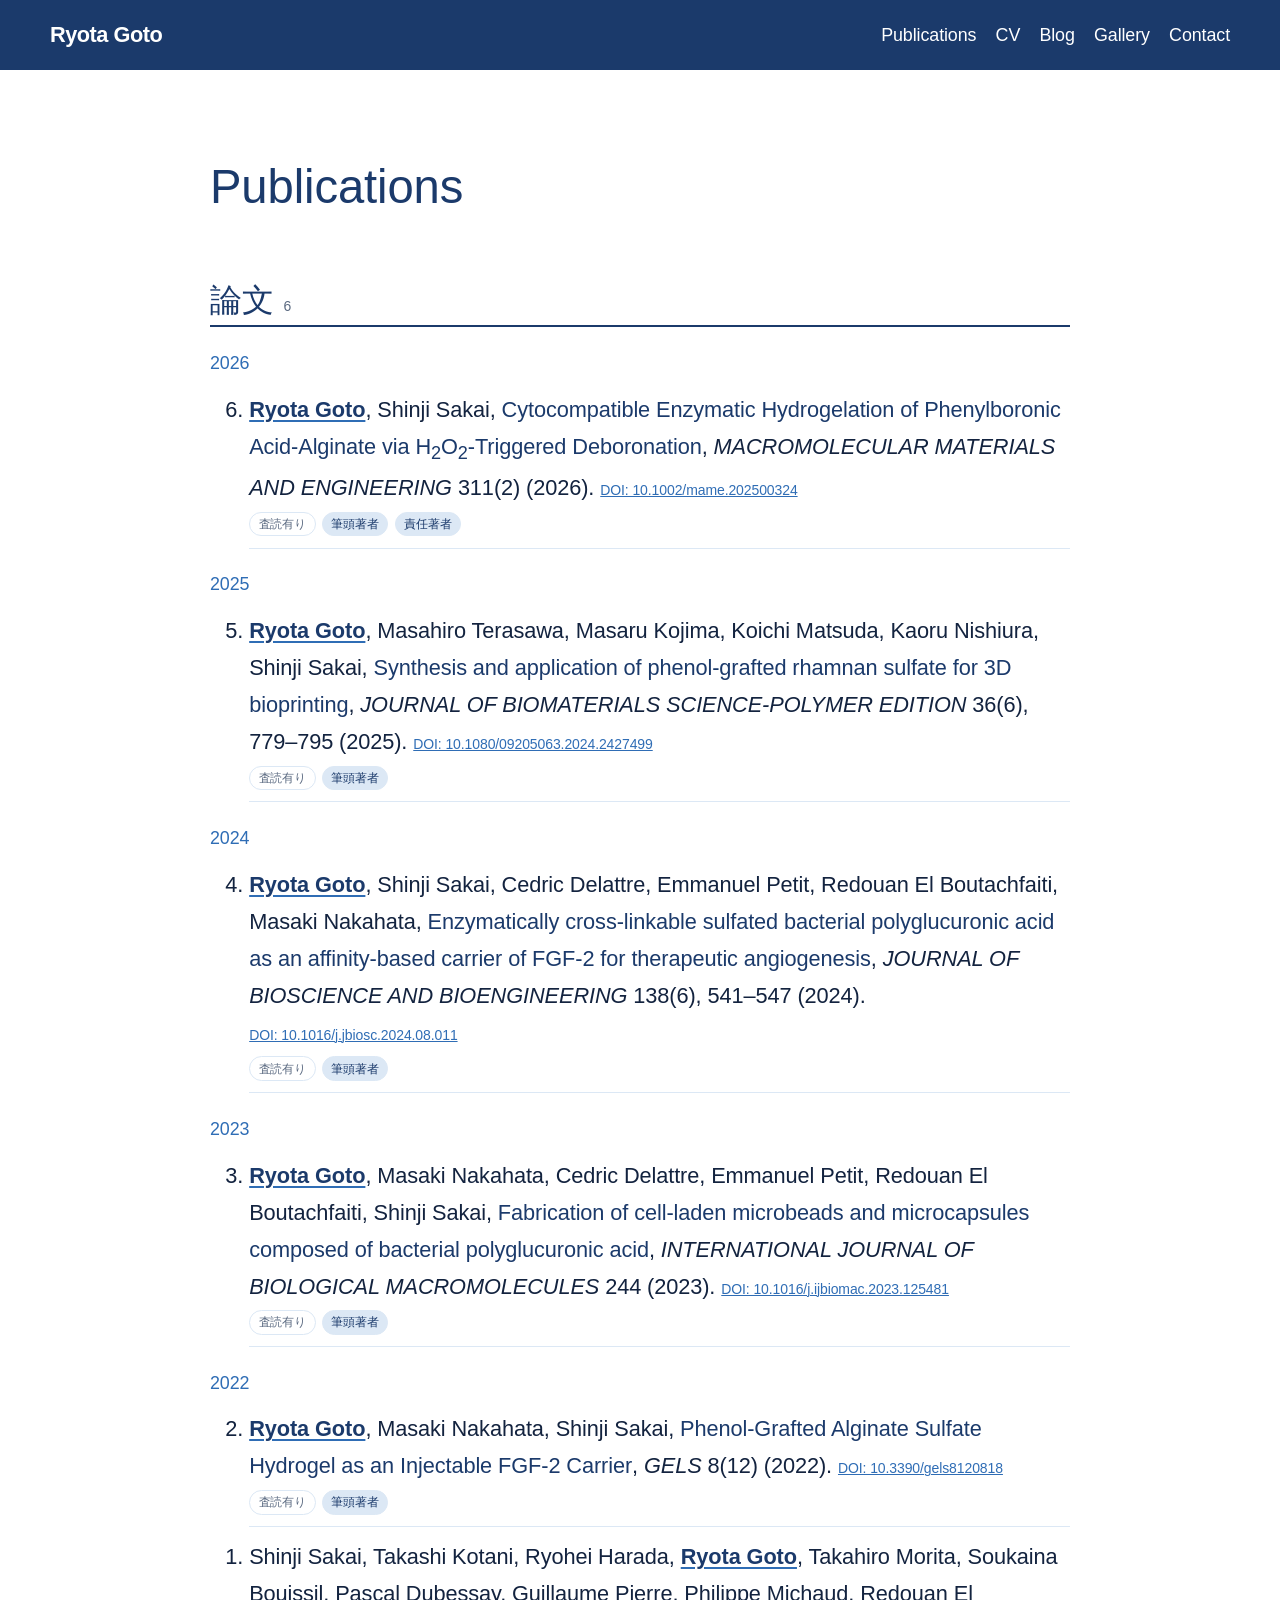
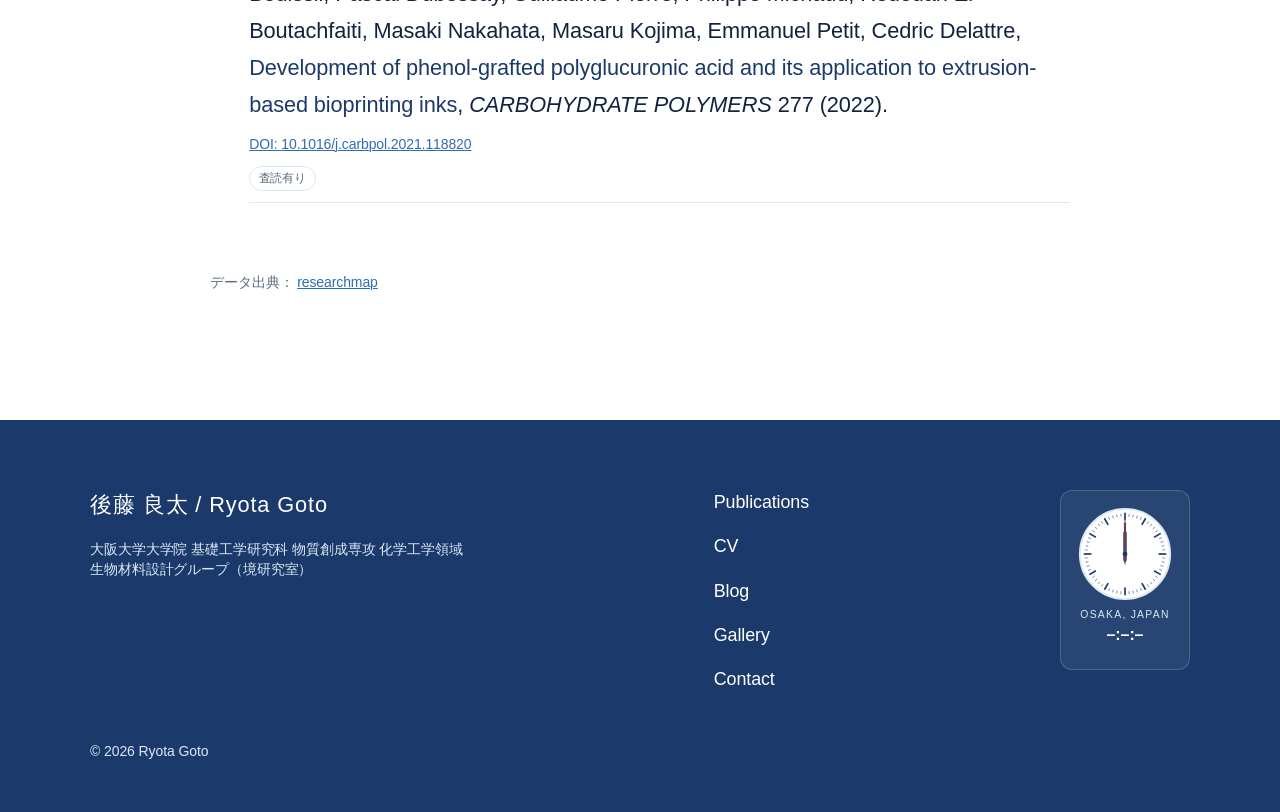
<file: site/publications/index.html>
<!DOCTYPE html>
<html lang="ja">
<head><meta charset="UTF-8">
	
	<meta name="viewport" content="width=device-width, initial-scale=1">
<meta name="robots" content="max-image-preview:large">
<meta name="google-site-verification" content="NAGAGIV8cYt2ThEVdOZjsJhklp0wHnk1jr2orELQb4M">
<title>Publications – Ryota Goto</title>
<link rel="alternate" type="application/rss+xml" title="Ryota Goto » フィード" href="https://ryotakashiwagigoto.github.io/feed/">
<link rel="alternate" type="application/rss+xml" title="Ryota Goto » コメントフィード" href="https://ryotakashiwagigoto.github.io/comments/feed/">


<style id="wp-img-auto-sizes-contain-inline-css">
img:is([sizes=auto i],[sizes^="auto," i]){contain-intrinsic-size:3000px 1500px}
/*# sourceURL=wp-img-auto-sizes-contain-inline-css */
</style>
<style id="wp-block-site-title-inline-css">
.wp-block-site-title{box-sizing:border-box}.wp-block-site-title :where(a){color:inherit;font-family:inherit;font-size:inherit;font-style:inherit;font-weight:inherit;letter-spacing:inherit;line-height:inherit;text-decoration:inherit}
/*# sourceURL=https://ryotakashiwagigoto.github.io/wp-includes/blocks/site-title/style.min.css */
</style>
<style id="wp-block-navigation-link-inline-css">
.wp-block-navigation .wp-block-navigation-item__label{overflow-wrap:break-word}.wp-block-navigation .wp-block-navigation-item__description{display:none}.link-ui-tools{outline:1px solid #f0f0f0;padding:8px}.link-ui-block-inserter{padding-top:8px}.link-ui-block-inserter__back{margin-left:8px;text-transform:uppercase}
/*# sourceURL=https://ryotakashiwagigoto.github.io/wp-includes/blocks/navigation-link/style.min.css */
</style>
<style id="wp-block-navigation-inline-css">
.wp-block-navigation{position:relative}.wp-block-navigation ul{margin-bottom:0;margin-left:0;margin-top:0;padding-left:0}.wp-block-navigation ul,.wp-block-navigation ul li{list-style:none}.wp-block-navigation .wp-block-navigation-item{align-items:center;background-color:inherit;display:flex;position:relative}.wp-block-navigation .wp-block-navigation-item .wp-block-navigation__submenu-container:empty{display:none}.wp-block-navigation .wp-block-navigation-item__content{display:block;z-index:1}.wp-block-navigation .wp-block-navigation-item__content.wp-block-navigation-item__content{color:inherit}.wp-block-navigation.has-text-decoration-underline .wp-block-navigation-item__content,.wp-block-navigation.has-text-decoration-underline .wp-block-navigation-item__content:active,.wp-block-navigation.has-text-decoration-underline .wp-block-navigation-item__content:focus{text-decoration:underline}.wp-block-navigation.has-text-decoration-line-through .wp-block-navigation-item__content,.wp-block-navigation.has-text-decoration-line-through .wp-block-navigation-item__content:active,.wp-block-navigation.has-text-decoration-line-through .wp-block-navigation-item__content:focus{text-decoration:line-through}.wp-block-navigation :where(a),.wp-block-navigation :where(a:active),.wp-block-navigation :where(a:focus){text-decoration:none}.wp-block-navigation .wp-block-navigation__submenu-icon{align-self:center;background-color:inherit;border:none;color:currentColor;display:inline-block;font-size:inherit;height:.6em;line-height:0;margin-left:.25em;padding:0;width:.6em}.wp-block-navigation .wp-block-navigation__submenu-icon svg{stroke:currentColor;display:inline-block;height:inherit;margin-top:.075em;width:inherit}.wp-block-navigation{--navigation-layout-justification-setting:flex-start;--navigation-layout-direction:row;--navigation-layout-wrap:wrap;--navigation-layout-justify:flex-start;--navigation-layout-align:center}.wp-block-navigation.is-vertical{--navigation-layout-direction:column;--navigation-layout-justify:initial;--navigation-layout-align:flex-start}.wp-block-navigation.no-wrap{--navigation-layout-wrap:nowrap}.wp-block-navigation.items-justified-center{--navigation-layout-justification-setting:center;--navigation-layout-justify:center}.wp-block-navigation.items-justified-center.is-vertical{--navigation-layout-align:center}.wp-block-navigation.items-justified-right{--navigation-layout-justification-setting:flex-end;--navigation-layout-justify:flex-end}.wp-block-navigation.items-justified-right.is-vertical{--navigation-layout-align:flex-end}.wp-block-navigation.items-justified-space-between{--navigation-layout-justification-setting:space-between;--navigation-layout-justify:space-between}:where(.wp-block-navigation) ul li{padding:0}.wp-block-navigation .has-child .wp-block-navigation__submenu-container{align-items:normal;background-color:inherit;color:inherit;display:flex;flex-direction:column;opacity:0;position:absolute;z-index:2}@media not (prefers-reduced-motion){.wp-block-navigation .has-child .wp-block-navigation__submenu-container{transition:opacity .1s linear}}.wp-block-navigation .has-child .wp-block-navigation__submenu-container{height:0;overflow:hidden;visibility:hidden;width:0}.wp-block-navigation .has-child .wp-block-navigation__submenu-container>.wp-block-navigation-item>.wp-block-navigation-item__content{display:flex;flex-grow:1;padding:.5em 1em}.wp-block-navigation .has-child .wp-block-navigation__submenu-container>.wp-block-navigation-item>.wp-block-navigation-item__content .wp-block-navigation__submenu-icon{margin-left:auto;margin-right:0}.wp-block-navigation .has-child .wp-block-navigation__submenu-container .wp-block-navigation-item__content{margin:0}.wp-block-navigation .has-child .wp-block-navigation__submenu-container{left:-1px;top:100%}@media (min-width:782px){.wp-block-navigation .has-child .wp-block-navigation__submenu-container .wp-block-navigation__submenu-container{left:100%;top:-1px}.wp-block-navigation .has-child .wp-block-navigation__submenu-container .wp-block-navigation__submenu-container:before{background:transparent;content:"";display:block;height:100%;position:absolute;right:100%;width:.5em}.wp-block-navigation .has-child .wp-block-navigation__submenu-container .wp-block-navigation__submenu-icon{margin-right:.25em}.wp-block-navigation .has-child .wp-block-navigation__submenu-container .wp-block-navigation__submenu-icon svg{transform:rotate(-90deg)}}@media (hover:hover){.wp-block-navigation .has-child:not(.open-on-click):hover>.wp-block-navigation__submenu-container{height:auto;min-width:200px;opacity:1;overflow:visible;visibility:visible;width:auto}}.wp-block-navigation .has-child .wp-block-navigation-submenu__toggle[aria-expanded=true]~.wp-block-navigation__submenu-container,.wp-block-navigation .has-child:not(.open-on-click):not(.open-on-hover-click):focus-within>.wp-block-navigation__submenu-container{height:auto;min-width:200px;opacity:1;overflow:visible;visibility:visible;width:auto}.wp-block-navigation .has-child.open-always{align-items:var(--navigation-layout-align,initial);flex-direction:var(--navigation-layout-direction,initial);flex-wrap:var(--navigation-layout-wrap,wrap);gap:var(--wp--style--block-gap,2em)}.wp-block-navigation .has-child.open-always,.wp-block-navigation .has-child.open-always .wp-block-navigation-item{justify-content:var(--navigation-layout-justify,initial)}.wp-block-navigation .has-child.open-always .wp-block-navigation__submenu-container,.wp-block-navigation .has-child.open-always.wp-block-navigation-submenu{gap:var(--wp--style--block-gap,2em)}.wp-block-navigation .has-child.open-always .wp-block-navigation-item,.wp-block-navigation .has-child.open-always .wp-block-navigation__submenu-container,.wp-block-navigation .has-child.open-always.wp-block-navigation-submenu{padding-bottom:0;padding-top:0}.wp-block-navigation .has-child.open-always .wp-block-navigation__submenu-container{padding-left:var(--wp--style--block-gap,2em);padding-right:var(--wp--style--block-gap,2em)}.wp-block-navigation .has-child.open-always .wp-block-navigation__submenu-container .wp-block-navigation-item__content{padding:0}.wp-block-navigation .has-child.open-always .wp-block-navigation__submenu-container>.wp-block-navigation-item>.wp-block-navigation-item__content,.wp-block-navigation .has-child.open-always>.wp-block-navigation-item__content{flex-grow:0}.wp-block-navigation .has-child.open-always>.wp-block-navigation__submenu-container{background-color:transparent;border:none;color:inherit;flex-basis:100%;height:auto;opacity:1;overflow:visible;position:static;visibility:visible;width:auto}.wp-block-navigation.has-background .has-child .wp-block-navigation__submenu-container{left:0;top:100%}@media (min-width:782px){.wp-block-navigation.has-background .has-child .wp-block-navigation__submenu-container .wp-block-navigation__submenu-container{left:100%;top:0}}.wp-block-navigation-submenu{display:flex;position:relative}.wp-block-navigation-submenu .wp-block-navigation__submenu-icon svg{stroke:currentColor}button.wp-block-navigation-item__content{background-color:transparent;border:none;color:currentColor;font-family:inherit;font-size:inherit;font-style:inherit;font-weight:inherit;letter-spacing:inherit;line-height:inherit;text-align:left;text-transform:inherit}.wp-block-navigation-submenu__toggle{cursor:pointer}.wp-block-navigation-submenu__toggle[aria-expanded=true]+.wp-block-navigation__submenu-icon>svg,.wp-block-navigation-submenu__toggle[aria-expanded=true]>svg{transform:rotate(180deg)}.wp-block-navigation-item.open-on-click .wp-block-navigation-submenu__toggle{padding-left:0;padding-right:.85em}.wp-block-navigation-item.open-on-click .wp-block-navigation-submenu__toggle+.wp-block-navigation__submenu-icon{margin-left:-.6em;pointer-events:none}.wp-block-navigation-item.open-on-click button.wp-block-navigation-item__content:not(.wp-block-navigation-submenu__toggle){padding:0}.wp-block-navigation .wp-block-page-list,.wp-block-navigation__container,.wp-block-navigation__responsive-close,.wp-block-navigation__responsive-container,.wp-block-navigation__responsive-container-content,.wp-block-navigation__responsive-dialog{gap:inherit}:where(.wp-block-navigation.has-background .wp-block-navigation-item a:not(.wp-element-button)),:where(.wp-block-navigation.has-background .wp-block-navigation-submenu a:not(.wp-element-button)){padding:.5em 1em}:where(.wp-block-navigation .wp-block-navigation__submenu-container .wp-block-navigation-item a:not(.wp-element-button)),:where(.wp-block-navigation .wp-block-navigation__submenu-container .wp-block-navigation-submenu a:not(.wp-element-button)),:where(.wp-block-navigation .wp-block-navigation__submenu-container .wp-block-navigation-submenu button.wp-block-navigation-item__content),:where(.wp-block-navigation .wp-block-navigation__submenu-container .wp-block-pages-list__item button.wp-block-navigation-item__content){padding:.5em 1em}.wp-block-navigation.items-justified-right .wp-block-navigation__container .has-child .wp-block-navigation__submenu-container,.wp-block-navigation.items-justified-right .wp-block-page-list>.has-child .wp-block-navigation__submenu-container,.wp-block-navigation.items-justified-space-between .wp-block-page-list>.has-child:last-child .wp-block-navigation__submenu-container,.wp-block-navigation.items-justified-space-between>.wp-block-navigation__container>.has-child:last-child .wp-block-navigation__submenu-container{left:auto;right:0}.wp-block-navigation.items-justified-right .wp-block-navigation__container .has-child .wp-block-navigation__submenu-container .wp-block-navigation__submenu-container,.wp-block-navigation.items-justified-right .wp-block-page-list>.has-child .wp-block-navigation__submenu-container .wp-block-navigation__submenu-container,.wp-block-navigation.items-justified-space-between .wp-block-page-list>.has-child:last-child .wp-block-navigation__submenu-container .wp-block-navigation__submenu-container,.wp-block-navigation.items-justified-space-between>.wp-block-navigation__container>.has-child:last-child .wp-block-navigation__submenu-container .wp-block-navigation__submenu-container{left:-1px;right:-1px}@media (min-width:782px){.wp-block-navigation.items-justified-right .wp-block-navigation__container .has-child .wp-block-navigation__submenu-container .wp-block-navigation__submenu-container,.wp-block-navigation.items-justified-right .wp-block-page-list>.has-child .wp-block-navigation__submenu-container .wp-block-navigation__submenu-container,.wp-block-navigation.items-justified-space-between .wp-block-page-list>.has-child:last-child .wp-block-navigation__submenu-container .wp-block-navigation__submenu-container,.wp-block-navigation.items-justified-space-between>.wp-block-navigation__container>.has-child:last-child .wp-block-navigation__submenu-container .wp-block-navigation__submenu-container{left:auto;right:100%}}.wp-block-navigation:not(.has-background) .wp-block-navigation__submenu-container{background-color:#fff;border:1px solid rgba(0,0,0,.15)}.wp-block-navigation.has-background .wp-block-navigation__submenu-container{background-color:inherit}.wp-block-navigation:not(.has-text-color) .wp-block-navigation__submenu-container{color:#000}.wp-block-navigation__container{align-items:var(--navigation-layout-align,initial);display:flex;flex-direction:var(--navigation-layout-direction,initial);flex-wrap:var(--navigation-layout-wrap,wrap);justify-content:var(--navigation-layout-justify,initial);list-style:none;margin:0;padding-left:0}.wp-block-navigation__container .is-responsive{display:none}.wp-block-navigation__container:only-child,.wp-block-page-list:only-child{flex-grow:1}@keyframes overlay-menu__fade-in-animation{0%{opacity:0;transform:translateY(.5em)}to{opacity:1;transform:translateY(0)}}.wp-block-navigation__responsive-container{bottom:0;display:none;left:0;position:fixed;right:0;top:0}.wp-block-navigation__responsive-container :where(.wp-block-navigation-item a){color:inherit}.wp-block-navigation__responsive-container .wp-block-navigation__responsive-container-content{align-items:var(--navigation-layout-align,initial);display:flex;flex-direction:var(--navigation-layout-direction,initial);flex-wrap:var(--navigation-layout-wrap,wrap);justify-content:var(--navigation-layout-justify,initial)}.wp-block-navigation__responsive-container:not(.is-menu-open.is-menu-open){background-color:inherit!important;color:inherit!important}.wp-block-navigation__responsive-container.is-menu-open{background-color:inherit;display:flex;flex-direction:column}@media not (prefers-reduced-motion){.wp-block-navigation__responsive-container.is-menu-open{animation:overlay-menu__fade-in-animation .1s ease-out;animation-fill-mode:forwards}}.wp-block-navigation__responsive-container.is-menu-open:not(.disable-default-overlay){padding:clamp(1rem,var(--wp--style--root--padding-top),20rem) clamp(1rem,var(--wp--style--root--padding-right),20rem) clamp(1rem,var(--wp--style--root--padding-bottom),20rem) clamp(1rem,var(--wp--style--root--padding-left),20rem)}.wp-block-navigation__responsive-container.is-menu-open{overflow:auto;z-index:100000}.wp-block-navigation__responsive-container.is-menu-open:not(.disable-default-overlay) .wp-block-navigation__responsive-container-content{padding-top:calc(2rem + 24px)}.wp-block-navigation__responsive-container.is-menu-open:where(:not(.disable-default-overlay)) .wp-block-navigation__responsive-container-content{align-items:var(--navigation-layout-justification-setting,inherit);display:flex;flex-direction:column;flex-wrap:nowrap;overflow:visible}.wp-block-navigation__responsive-container.is-menu-open:where(:not(.disable-default-overlay)) .wp-block-navigation__responsive-container-content,.wp-block-navigation__responsive-container.is-menu-open:where(:not(.disable-default-overlay)) .wp-block-navigation__responsive-container-content .wp-block-navigation__container,.wp-block-navigation__responsive-container.is-menu-open:where(:not(.disable-default-overlay)) .wp-block-navigation__responsive-container-content .wp-block-page-list{justify-content:flex-start}.wp-block-navigation__responsive-container.is-menu-open:where(:not(.disable-default-overlay)) .wp-block-navigation__responsive-container-content .wp-block-navigation__submenu-icon{display:none}.wp-block-navigation__responsive-container.is-menu-open:where(:not(.disable-default-overlay)) .wp-block-navigation__responsive-container-content .has-child .wp-block-navigation__submenu-container{border:none;height:auto;min-width:200px;opacity:1;overflow:initial;padding-left:2rem;padding-right:2rem;position:static;visibility:visible;width:auto}.wp-block-navigation__responsive-container.is-menu-open:where(:not(.disable-default-overlay)) .wp-block-navigation__responsive-container-content .wp-block-navigation__container,.wp-block-navigation__responsive-container.is-menu-open:where(:not(.disable-default-overlay)) .wp-block-navigation__responsive-container-content .wp-block-navigation__submenu-container{gap:inherit}.wp-block-navigation__responsive-container.is-menu-open:where(:not(.disable-default-overlay)) .wp-block-navigation__responsive-container-content .wp-block-navigation__submenu-container{padding-top:var(--wp--style--block-gap,2em)}.wp-block-navigation__responsive-container.is-menu-open:where(:not(.disable-default-overlay)) .wp-block-navigation__responsive-container-content .wp-block-navigation-item__content{padding:0}.wp-block-navigation__responsive-container.is-menu-open:where(:not(.disable-default-overlay)) .wp-block-navigation__responsive-container-content .wp-block-navigation-item,.wp-block-navigation__responsive-container.is-menu-open:where(:not(.disable-default-overlay)) .wp-block-navigation__responsive-container-content .wp-block-navigation__container,.wp-block-navigation__responsive-container.is-menu-open:where(:not(.disable-default-overlay)) .wp-block-navigation__responsive-container-content .wp-block-page-list{align-items:var(--navigation-layout-justification-setting,initial);display:flex;flex-direction:column}.wp-block-navigation__responsive-container.is-menu-open:where(:not(.disable-default-overlay)) .wp-block-navigation-item,.wp-block-navigation__responsive-container.is-menu-open:where(:not(.disable-default-overlay)) .wp-block-navigation-item .wp-block-navigation__submenu-container,.wp-block-navigation__responsive-container.is-menu-open:where(:not(.disable-default-overlay)) .wp-block-navigation__container,.wp-block-navigation__responsive-container.is-menu-open:where(:not(.disable-default-overlay)) .wp-block-page-list{background:transparent!important;color:inherit!important}.wp-block-navigation__responsive-container.is-menu-open:where(:not(.disable-default-overlay)) .wp-block-navigation__submenu-container.wp-block-navigation__submenu-container.wp-block-navigation__submenu-container.wp-block-navigation__submenu-container{left:auto;right:auto}.wp-block-navigation__responsive-container.disable-default-overlay .wp-block-navigation__overlay-container{display:none;width:100%}.wp-block-navigation__responsive-container.disable-default-overlay .wp-block-navigation__responsive-close{max-width:none}.wp-block-navigation__responsive-container.disable-default-overlay.is-menu-open .wp-block-navigation__responsive-container-content>:not(.wp-block-navigation__overlay-container){display:none}.wp-block-navigation__responsive-container.disable-default-overlay.is-menu-open .wp-block-navigation__responsive-container-content .wp-block-navigation__overlay-container{display:block}.wp-block-navigation__responsive-container.disable-default-overlay.is-menu-open .wp-block-navigation__responsive-container-content .wp-block-navigation__overlay-container .wp-block-navigation__submenu-container{left:0;right:auto}@media (min-width:600px){.wp-block-navigation__responsive-container:not(.hidden-by-default):not(.is-menu-open){background-color:inherit;display:block;position:relative;width:100%;z-index:auto}.wp-block-navigation__responsive-container:not(.hidden-by-default):not(.is-menu-open) .wp-block-navigation__responsive-container-close{display:none}.wp-block-navigation__responsive-container.is-menu-open .wp-block-navigation__submenu-container.wp-block-navigation__submenu-container.wp-block-navigation__submenu-container.wp-block-navigation__submenu-container{left:0}}.wp-block-navigation:not(.has-background) .wp-block-navigation__responsive-container.is-menu-open:not(.disable-default-overlay){background-color:#fff}.wp-block-navigation:not(.has-text-color) .wp-block-navigation__responsive-container.is-menu-open:not(.disable-default-overlay){color:#000}.wp-block-navigation__toggle_button_label{font-size:1rem;font-weight:700}.wp-block-navigation__responsive-container-close,.wp-block-navigation__responsive-container-open{background:transparent;border:none;color:currentColor;cursor:pointer;margin:0;padding:0;text-transform:inherit;vertical-align:middle}.wp-block-navigation__responsive-container-close svg,.wp-block-navigation__responsive-container-open svg{fill:currentColor;display:block;height:24px;pointer-events:none;width:24px}.wp-block-navigation__responsive-container-open{display:flex}.wp-block-navigation__responsive-container-open.wp-block-navigation__responsive-container-open.wp-block-navigation__responsive-container-open{font-family:inherit;font-size:inherit;font-weight:inherit}@media (min-width:600px){.wp-block-navigation__responsive-container-open:not(.always-shown){display:none}}.wp-block-navigation__responsive-container-close{position:absolute;right:0;top:0;z-index:2}.wp-block-navigation__responsive-container-close.wp-block-navigation__responsive-container-close.wp-block-navigation__responsive-container-close{font-family:inherit;font-size:inherit;font-weight:inherit}.disable-default-overlay .wp-block-navigation__responsive-container-close{right:clamp(1rem,var(--wp--style--root--padding-left),20rem);top:clamp(1rem,var(--wp--style--root--padding-left),20rem)}.wp-block-navigation__responsive-close{width:100%}.has-modal-open .wp-block-navigation__responsive-close{margin-left:auto;margin-right:auto;max-width:var(--wp--style--global--wide-size,100%)}.wp-block-navigation__responsive-close:focus{outline:none}.is-menu-open .wp-block-navigation__responsive-close,.is-menu-open .wp-block-navigation__responsive-container-content,.is-menu-open .wp-block-navigation__responsive-dialog{box-sizing:border-box}.wp-block-navigation__responsive-dialog{position:relative}.has-modal-open .admin-bar .is-menu-open:where(:not(.disable-default-overlay)) .wp-block-navigation__responsive-dialog{margin-top:46px}@media (min-width:782px){.has-modal-open .admin-bar .is-menu-open:where(:not(.disable-default-overlay)) .wp-block-navigation__responsive-dialog{margin-top:32px}}html.has-modal-open{overflow:hidden}
/*# sourceURL=https://ryotakashiwagigoto.github.io/wp-includes/blocks/navigation/style.min.css */
</style>
<style id="wp-block-group-inline-css">
.wp-block-group{box-sizing:border-box}:where(.wp-block-group.wp-block-group-is-layout-constrained){position:relative}
/*# sourceURL=https://ryotakashiwagigoto.github.io/wp-includes/blocks/group/style.min.css */
</style>
<style id="wp-block-post-title-inline-css">
.wp-block-post-title{box-sizing:border-box;word-break:break-word}.wp-block-post-title :where(a){display:inline-block;font-family:inherit;font-size:inherit;font-style:inherit;font-weight:inherit;letter-spacing:inherit;line-height:inherit;text-decoration:inherit}
/*# sourceURL=https://ryotakashiwagigoto.github.io/wp-includes/blocks/post-title/style.min.css */
</style>
<style id="wp-block-paragraph-inline-css">
.is-small-text{font-size:.875em}.is-regular-text{font-size:1em}.is-large-text{font-size:2.25em}.is-larger-text{font-size:3em}.has-drop-cap:not(:focus):first-letter{float:left;font-size:8.4em;font-style:normal;font-weight:100;line-height:.68;margin:.05em .1em 0 0;text-transform:uppercase}body.rtl .has-drop-cap:not(:focus):first-letter{float:none;margin-left:.1em}p.has-drop-cap.has-background{overflow:hidden}:root :where(p.has-background){padding:1.25em 2.375em}:where(p.has-text-color:not(.has-link-color)) a{color:inherit}p.has-text-align-left[style*="writing-mode:vertical-lr"],p.has-text-align-right[style*="writing-mode:vertical-rl"]{rotate:180deg}
/*# sourceURL=https://ryotakashiwagigoto.github.io/wp-includes/blocks/paragraph/style.min.css */
</style>
<style id="wp-emoji-styles-inline-css">

	img.wp-smiley, img.emoji {
		display: inline !important;
		border: none !important;
		box-shadow: none !important;
		height: 1em !important;
		width: 1em !important;
		margin: 0 0.07em !important;
		vertical-align: -0.1em !important;
		background: none !important;
		padding: 0 !important;
	}
/*# sourceURL=wp-emoji-styles-inline-css */
</style>
<style id="wp-block-library-inline-css">
:root{--wp-block-synced-color:#7a00df;--wp-block-synced-color--rgb:122,0,223;--wp-bound-block-color:var(--wp-block-synced-color);--wp-editor-canvas-background:#ddd;--wp-admin-theme-color:#007cba;--wp-admin-theme-color--rgb:0,124,186;--wp-admin-theme-color-darker-10:#006ba1;--wp-admin-theme-color-darker-10--rgb:0,107,160.5;--wp-admin-theme-color-darker-20:#005a87;--wp-admin-theme-color-darker-20--rgb:0,90,135;--wp-admin-border-width-focus:2px}@media (min-resolution:192dpi){:root{--wp-admin-border-width-focus:1.5px}}.wp-element-button{cursor:pointer}:root .has-very-light-gray-background-color{background-color:#eee}:root .has-very-dark-gray-background-color{background-color:#313131}:root .has-very-light-gray-color{color:#eee}:root .has-very-dark-gray-color{color:#313131}:root .has-vivid-green-cyan-to-vivid-cyan-blue-gradient-background{background:linear-gradient(135deg,#00d084,#0693e3)}:root .has-purple-crush-gradient-background{background:linear-gradient(135deg,#34e2e4,#4721fb 50%,#ab1dfe)}:root .has-hazy-dawn-gradient-background{background:linear-gradient(135deg,#faaca8,#dad0ec)}:root .has-subdued-olive-gradient-background{background:linear-gradient(135deg,#fafae1,#67a671)}:root .has-atomic-cream-gradient-background{background:linear-gradient(135deg,#fdd79a,#004a59)}:root .has-nightshade-gradient-background{background:linear-gradient(135deg,#330968,#31cdcf)}:root .has-midnight-gradient-background{background:linear-gradient(135deg,#020381,#2874fc)}:root{--wp--preset--font-size--normal:16px;--wp--preset--font-size--huge:42px}.has-regular-font-size{font-size:1em}.has-larger-font-size{font-size:2.625em}.has-normal-font-size{font-size:var(--wp--preset--font-size--normal)}.has-huge-font-size{font-size:var(--wp--preset--font-size--huge)}:root .has-text-align-center{text-align:center}:root .has-text-align-left{text-align:left}:root .has-text-align-right{text-align:right}.has-fit-text{white-space:nowrap!important}#end-resizable-editor-section{display:none}.aligncenter{clear:both}.items-justified-left{justify-content:flex-start}.items-justified-center{justify-content:center}.items-justified-right{justify-content:flex-end}.items-justified-space-between{justify-content:space-between}.screen-reader-text{word-wrap:normal!important;border:0;clip-path:inset(50%);height:1px;margin:-1px;overflow:hidden;padding:0;position:absolute;width:1px;word-break:normal!important}.screen-reader-text:focus{background-color:#ddd;clip-path:none;color:#444;display:block;font-size:1em;height:auto;left:5px;line-height:normal;padding:15px 23px 14px;text-decoration:none;top:5px;width:auto;z-index:100000}html :where(.has-border-color){border-style:solid}html :where([style^=border-color],[style*=";border-color"],[style*="; border-color"]){border-style:solid}html :where([style^=border-top-color],[style*=";border-top-color"],[style*="; border-top-color"]){border-top-style:solid}html :where([style^=border-right-color],[style*=";border-right-color"],[style*="; border-right-color"]){border-right-style:solid}html :where([style^=border-bottom-color],[style*=";border-bottom-color"],[style*="; border-bottom-color"]){border-bottom-style:solid}html :where([style^=border-left-color],[style*=";border-left-color"],[style*="; border-left-color"]){border-left-style:solid}html :where([style^=border-width],[style*=";border-width"],[style*="; border-width"]){border-style:solid}html :where([style^=border-top-width],[style*=";border-top-width"],[style*="; border-top-width"]){border-top-style:solid}html :where([style^=border-right-width],[style*=";border-right-width"],[style*="; border-right-width"]){border-right-style:solid}html :where([style^=border-bottom-width],[style*=";border-bottom-width"],[style*="; border-bottom-width"]){border-bottom-style:solid}html :where([style^=border-left-width],[style*=";border-left-width"],[style*="; border-left-width"]){border-left-style:solid}html :where(img[class*=wp-image-]){height:auto;max-width:100%}:where(figure){margin:0 0 1em}html :where(.is-position-sticky){--wp-admin--admin-bar--position-offset:var(--wp-admin--admin-bar--height,0px)}@media screen and (max-width:600px){html :where(.is-position-sticky){--wp-admin--admin-bar--position-offset:0px}}
/*# sourceURL=/wp-includes/css/dist/block-library/common.min.css */
</style>
<style id="global-styles-inline-css">
:root{--wp--preset--aspect-ratio--square: 1;--wp--preset--aspect-ratio--4-3: 4/3;--wp--preset--aspect-ratio--3-4: 3/4;--wp--preset--aspect-ratio--3-2: 3/2;--wp--preset--aspect-ratio--2-3: 2/3;--wp--preset--aspect-ratio--16-9: 16/9;--wp--preset--aspect-ratio--9-16: 9/16;--wp--preset--color--black: #000000;--wp--preset--color--cyan-bluish-gray: #abb8c3;--wp--preset--color--white: #ffffff;--wp--preset--color--pale-pink: #f78da7;--wp--preset--color--vivid-red: #cf2e2e;--wp--preset--color--luminous-vivid-orange: #ff6900;--wp--preset--color--luminous-vivid-amber: #fcb900;--wp--preset--color--light-green-cyan: #7bdcb5;--wp--preset--color--vivid-green-cyan: #00d084;--wp--preset--color--pale-cyan-blue: #8ed1fc;--wp--preset--color--vivid-cyan-blue: #0693e3;--wp--preset--color--vivid-purple: #9b51e0;--wp--preset--color--base: #FFFFFF;--wp--preset--color--contrast: #13233F;--wp--preset--color--accent-1: #1B3A6B;--wp--preset--color--accent-2: #DCE8F5;--wp--preset--color--accent-3: #2F6DB5;--wp--preset--color--accent-4: #5C6B82;--wp--preset--color--accent-5: #F3F7FB;--wp--preset--color--accent-6: color-mix(in srgb, currentColor 20%, transparent);--wp--preset--gradient--vivid-cyan-blue-to-vivid-purple: linear-gradient(135deg,rgb(6,147,227) 0%,rgb(155,81,224) 100%);--wp--preset--gradient--light-green-cyan-to-vivid-green-cyan: linear-gradient(135deg,rgb(122,220,180) 0%,rgb(0,208,130) 100%);--wp--preset--gradient--luminous-vivid-amber-to-luminous-vivid-orange: linear-gradient(135deg,rgb(252,185,0) 0%,rgb(255,105,0) 100%);--wp--preset--gradient--luminous-vivid-orange-to-vivid-red: linear-gradient(135deg,rgb(255,105,0) 0%,rgb(207,46,46) 100%);--wp--preset--gradient--very-light-gray-to-cyan-bluish-gray: linear-gradient(135deg,rgb(238,238,238) 0%,rgb(169,184,195) 100%);--wp--preset--gradient--cool-to-warm-spectrum: linear-gradient(135deg,rgb(74,234,220) 0%,rgb(151,120,209) 20%,rgb(207,42,186) 40%,rgb(238,44,130) 60%,rgb(251,105,98) 80%,rgb(254,248,76) 100%);--wp--preset--gradient--blush-light-purple: linear-gradient(135deg,rgb(255,206,236) 0%,rgb(152,150,240) 100%);--wp--preset--gradient--blush-bordeaux: linear-gradient(135deg,rgb(254,205,165) 0%,rgb(254,45,45) 50%,rgb(107,0,62) 100%);--wp--preset--gradient--luminous-dusk: linear-gradient(135deg,rgb(255,203,112) 0%,rgb(199,81,192) 50%,rgb(65,88,208) 100%);--wp--preset--gradient--pale-ocean: linear-gradient(135deg,rgb(255,245,203) 0%,rgb(182,227,212) 50%,rgb(51,167,181) 100%);--wp--preset--gradient--electric-grass: linear-gradient(135deg,rgb(202,248,128) 0%,rgb(113,206,126) 100%);--wp--preset--gradient--midnight: linear-gradient(135deg,rgb(2,3,129) 0%,rgb(40,116,252) 100%);--wp--preset--font-size--small: 0.875rem;--wp--preset--font-size--medium: clamp(1rem, 1rem + ((1vw - 0.2rem) * 0.196), 1.125rem);--wp--preset--font-size--large: clamp(1.125rem, 1.125rem + ((1vw - 0.2rem) * 0.392), 1.375rem);--wp--preset--font-size--x-large: clamp(1.75rem, 1.75rem + ((1vw - 0.2rem) * 0.392), 2rem);--wp--preset--font-size--xx-large: clamp(2.15rem, 2.15rem + ((1vw - 0.2rem) * 1.333), 3rem);--wp--preset--font-family--manrope: Manrope, "Hiragino Sans", "Hiragino Kaku Gothic ProN", "Noto Sans JP", Meiryo, sans-serif;--wp--preset--font-family--fira-code: "Fira Code", monospace;--wp--preset--spacing--20: 10px;--wp--preset--spacing--30: 20px;--wp--preset--spacing--40: 30px;--wp--preset--spacing--50: clamp(30px, 5vw, 50px);--wp--preset--spacing--60: clamp(30px, 7vw, 70px);--wp--preset--spacing--70: clamp(50px, 7vw, 90px);--wp--preset--spacing--80: clamp(70px, 10vw, 140px);--wp--preset--shadow--natural: 6px 6px 9px rgba(0, 0, 0, 0.2);--wp--preset--shadow--deep: 12px 12px 50px rgba(0, 0, 0, 0.4);--wp--preset--shadow--sharp: 6px 6px 0px rgba(0, 0, 0, 0.2);--wp--preset--shadow--outlined: 6px 6px 0px -3px rgb(255, 255, 255), 6px 6px rgb(0, 0, 0);--wp--preset--shadow--crisp: 6px 6px 0px rgb(0, 0, 0);}.wp-block-button{--wp--preset--dimension--25: 25%;--wp--preset--dimension--50: 50%;--wp--preset--dimension--75: 75%;--wp--preset--dimension--100: 100%;}:root { --wp--style--global--content-size: 645px;--wp--style--global--wide-size: 1340px; }:where(body) { margin: 0; }.wp-site-blocks { padding-top: var(--wp--style--root--padding-top); padding-bottom: var(--wp--style--root--padding-bottom); }.has-global-padding { padding-right: var(--wp--style--root--padding-right); padding-left: var(--wp--style--root--padding-left); }.has-global-padding > .alignfull { margin-right: calc(var(--wp--style--root--padding-right) * -1); margin-left: calc(var(--wp--style--root--padding-left) * -1); }.has-global-padding :where(:not(.alignfull.is-layout-flow) > .has-global-padding:not(.wp-block-block, .alignfull)) { padding-right: 0; padding-left: 0; }.has-global-padding :where(:not(.alignfull.is-layout-flow) > .has-global-padding:not(.wp-block-block, .alignfull)) > .alignfull { margin-left: 0; margin-right: 0; }.wp-site-blocks > .alignleft { float: left; margin-right: 2em; }.wp-site-blocks > .alignright { float: right; margin-left: 2em; }.wp-site-blocks > .aligncenter { justify-content: center; margin-left: auto; margin-right: auto; }:where(.wp-site-blocks) > * { margin-block-start: 1.2rem; margin-block-end: 0; }:where(.wp-site-blocks) > :first-child { margin-block-start: 0; }:where(.wp-site-blocks) > :last-child { margin-block-end: 0; }:root { --wp--style--block-gap: 1.2rem; }:root :where(.is-layout-flow) > :first-child{margin-block-start: 0;}:root :where(.is-layout-flow) > :last-child{margin-block-end: 0;}:root :where(.is-layout-flow) > *{margin-block-start: 1.2rem;margin-block-end: 0;}:root :where(.is-layout-constrained) > :first-child{margin-block-start: 0;}:root :where(.is-layout-constrained) > :last-child{margin-block-end: 0;}:root :where(.is-layout-constrained) > *{margin-block-start: 1.2rem;margin-block-end: 0;}:root :where(.is-layout-flex){gap: 1.2rem;}:root :where(.is-layout-grid){gap: 1.2rem;}.is-layout-flow > .alignleft{float: left;margin-inline-start: 0;margin-inline-end: 2em;}.is-layout-flow > .alignright{float: right;margin-inline-start: 2em;margin-inline-end: 0;}.is-layout-flow > .aligncenter{margin-left: auto !important;margin-right: auto !important;}.is-layout-constrained > .alignleft{float: left;margin-inline-start: 0;margin-inline-end: 2em;}.is-layout-constrained > .alignright{float: right;margin-inline-start: 2em;margin-inline-end: 0;}.is-layout-constrained > .aligncenter{margin-left: auto !important;margin-right: auto !important;}.is-layout-constrained > :where(:not(.alignleft):not(.alignright):not(.alignfull)){max-width: var(--wp--style--global--content-size);margin-left: auto !important;margin-right: auto !important;}.is-layout-constrained > .alignwide{max-width: var(--wp--style--global--wide-size);}body .is-layout-flex{display: flex;}.is-layout-flex{flex-wrap: wrap;align-items: center;}.is-layout-flex > :is(*, div){margin: 0;}body .is-layout-grid{display: grid;}.is-layout-grid > :is(*, div){margin: 0;}body{background-color: var(--wp--preset--color--base);color: var(--wp--preset--color--contrast);font-family: var(--wp--preset--font-family--manrope);font-size: var(--wp--preset--font-size--large);font-weight: 300;letter-spacing: -0.1px;line-height: 1.4;--wp--style--root--padding-top: 0px;--wp--style--root--padding-right: var(--wp--preset--spacing--50);--wp--style--root--padding-bottom: 0px;--wp--style--root--padding-left: var(--wp--preset--spacing--50);}a:where(:not(.wp-element-button)){color: var(--wp--preset--color--accent-3);}:root :where(a:where(:not(.wp-element-button)):hover){text-decoration: none;}h1, h2, h3, h4, h5, h6{color: var(--wp--preset--color--accent-1);font-weight: 400;letter-spacing: -0.1px;line-height: 1.125;}h1{font-size: var(--wp--preset--font-size--xx-large);}h2{font-size: var(--wp--preset--font-size--x-large);}h3{font-size: var(--wp--preset--font-size--large);}h4{font-size: var(--wp--preset--font-size--medium);}h5{font-size: var(--wp--preset--font-size--small);letter-spacing: 0.5px;}h6{font-size: var(--wp--preset--font-size--small);font-weight: 700;letter-spacing: 1.4px;text-transform: uppercase;}:root :where(.wp-element-button, .wp-block-button__link){background-color: var(--wp--preset--color--accent-1);border-width: 0;color: var(--wp--preset--color--base);font-family: inherit;font-size: var(--wp--preset--font-size--medium);font-style: inherit;font-weight: inherit;letter-spacing: inherit;line-height: inherit;padding-top: 1rem;padding-right: 2.25rem;padding-bottom: 1rem;padding-left: 2.25rem;text-decoration: none;text-transform: inherit;}:root :where(.wp-element-button:hover, .wp-block-button__link:hover){background-color: var(--wp--preset--color--accent-3);border-color: transparent;color: var(--wp--preset--color--base);}:root :where(.wp-element-button:focus, .wp-block-button__link:focus){outline-color: var(--wp--preset--color--accent-4);outline-offset: 2px;}:root :where(.wp-element-caption, .wp-block-audio figcaption, .wp-block-embed figcaption, .wp-block-gallery figcaption, .wp-block-image figcaption, .wp-block-table figcaption, .wp-block-video figcaption){font-size: var(--wp--preset--font-size--small);line-height: 1.4;}.has-black-color{color: var(--wp--preset--color--black) !important;}.has-cyan-bluish-gray-color{color: var(--wp--preset--color--cyan-bluish-gray) !important;}.has-white-color{color: var(--wp--preset--color--white) !important;}.has-pale-pink-color{color: var(--wp--preset--color--pale-pink) !important;}.has-vivid-red-color{color: var(--wp--preset--color--vivid-red) !important;}.has-luminous-vivid-orange-color{color: var(--wp--preset--color--luminous-vivid-orange) !important;}.has-luminous-vivid-amber-color{color: var(--wp--preset--color--luminous-vivid-amber) !important;}.has-light-green-cyan-color{color: var(--wp--preset--color--light-green-cyan) !important;}.has-vivid-green-cyan-color{color: var(--wp--preset--color--vivid-green-cyan) !important;}.has-pale-cyan-blue-color{color: var(--wp--preset--color--pale-cyan-blue) !important;}.has-vivid-cyan-blue-color{color: var(--wp--preset--color--vivid-cyan-blue) !important;}.has-vivid-purple-color{color: var(--wp--preset--color--vivid-purple) !important;}.has-base-color{color: var(--wp--preset--color--base) !important;}.has-contrast-color{color: var(--wp--preset--color--contrast) !important;}.has-accent-1-color{color: var(--wp--preset--color--accent-1) !important;}.has-accent-2-color{color: var(--wp--preset--color--accent-2) !important;}.has-accent-3-color{color: var(--wp--preset--color--accent-3) !important;}.has-accent-4-color{color: var(--wp--preset--color--accent-4) !important;}.has-accent-5-color{color: var(--wp--preset--color--accent-5) !important;}.has-accent-6-color{color: var(--wp--preset--color--accent-6) !important;}.has-black-background-color{background-color: var(--wp--preset--color--black) !important;}.has-cyan-bluish-gray-background-color{background-color: var(--wp--preset--color--cyan-bluish-gray) !important;}.has-white-background-color{background-color: var(--wp--preset--color--white) !important;}.has-pale-pink-background-color{background-color: var(--wp--preset--color--pale-pink) !important;}.has-vivid-red-background-color{background-color: var(--wp--preset--color--vivid-red) !important;}.has-luminous-vivid-orange-background-color{background-color: var(--wp--preset--color--luminous-vivid-orange) !important;}.has-luminous-vivid-amber-background-color{background-color: var(--wp--preset--color--luminous-vivid-amber) !important;}.has-light-green-cyan-background-color{background-color: var(--wp--preset--color--light-green-cyan) !important;}.has-vivid-green-cyan-background-color{background-color: var(--wp--preset--color--vivid-green-cyan) !important;}.has-pale-cyan-blue-background-color{background-color: var(--wp--preset--color--pale-cyan-blue) !important;}.has-vivid-cyan-blue-background-color{background-color: var(--wp--preset--color--vivid-cyan-blue) !important;}.has-vivid-purple-background-color{background-color: var(--wp--preset--color--vivid-purple) !important;}.has-base-background-color{background-color: var(--wp--preset--color--base) !important;}.has-contrast-background-color{background-color: var(--wp--preset--color--contrast) !important;}.has-accent-1-background-color{background-color: var(--wp--preset--color--accent-1) !important;}.has-accent-2-background-color{background-color: var(--wp--preset--color--accent-2) !important;}.has-accent-3-background-color{background-color: var(--wp--preset--color--accent-3) !important;}.has-accent-4-background-color{background-color: var(--wp--preset--color--accent-4) !important;}.has-accent-5-background-color{background-color: var(--wp--preset--color--accent-5) !important;}.has-accent-6-background-color{background-color: var(--wp--preset--color--accent-6) !important;}.has-black-border-color{border-color: var(--wp--preset--color--black) !important;}.has-cyan-bluish-gray-border-color{border-color: var(--wp--preset--color--cyan-bluish-gray) !important;}.has-white-border-color{border-color: var(--wp--preset--color--white) !important;}.has-pale-pink-border-color{border-color: var(--wp--preset--color--pale-pink) !important;}.has-vivid-red-border-color{border-color: var(--wp--preset--color--vivid-red) !important;}.has-luminous-vivid-orange-border-color{border-color: var(--wp--preset--color--luminous-vivid-orange) !important;}.has-luminous-vivid-amber-border-color{border-color: var(--wp--preset--color--luminous-vivid-amber) !important;}.has-light-green-cyan-border-color{border-color: var(--wp--preset--color--light-green-cyan) !important;}.has-vivid-green-cyan-border-color{border-color: var(--wp--preset--color--vivid-green-cyan) !important;}.has-pale-cyan-blue-border-color{border-color: var(--wp--preset--color--pale-cyan-blue) !important;}.has-vivid-cyan-blue-border-color{border-color: var(--wp--preset--color--vivid-cyan-blue) !important;}.has-vivid-purple-border-color{border-color: var(--wp--preset--color--vivid-purple) !important;}.has-base-border-color{border-color: var(--wp--preset--color--base) !important;}.has-contrast-border-color{border-color: var(--wp--preset--color--contrast) !important;}.has-accent-1-border-color{border-color: var(--wp--preset--color--accent-1) !important;}.has-accent-2-border-color{border-color: var(--wp--preset--color--accent-2) !important;}.has-accent-3-border-color{border-color: var(--wp--preset--color--accent-3) !important;}.has-accent-4-border-color{border-color: var(--wp--preset--color--accent-4) !important;}.has-accent-5-border-color{border-color: var(--wp--preset--color--accent-5) !important;}.has-accent-6-border-color{border-color: var(--wp--preset--color--accent-6) !important;}.has-vivid-cyan-blue-to-vivid-purple-gradient-background{background: var(--wp--preset--gradient--vivid-cyan-blue-to-vivid-purple) !important;}.has-light-green-cyan-to-vivid-green-cyan-gradient-background{background: var(--wp--preset--gradient--light-green-cyan-to-vivid-green-cyan) !important;}.has-luminous-vivid-amber-to-luminous-vivid-orange-gradient-background{background: var(--wp--preset--gradient--luminous-vivid-amber-to-luminous-vivid-orange) !important;}.has-luminous-vivid-orange-to-vivid-red-gradient-background{background: var(--wp--preset--gradient--luminous-vivid-orange-to-vivid-red) !important;}.has-very-light-gray-to-cyan-bluish-gray-gradient-background{background: var(--wp--preset--gradient--very-light-gray-to-cyan-bluish-gray) !important;}.has-cool-to-warm-spectrum-gradient-background{background: var(--wp--preset--gradient--cool-to-warm-spectrum) !important;}.has-blush-light-purple-gradient-background{background: var(--wp--preset--gradient--blush-light-purple) !important;}.has-blush-bordeaux-gradient-background{background: var(--wp--preset--gradient--blush-bordeaux) !important;}.has-luminous-dusk-gradient-background{background: var(--wp--preset--gradient--luminous-dusk) !important;}.has-pale-ocean-gradient-background{background: var(--wp--preset--gradient--pale-ocean) !important;}.has-electric-grass-gradient-background{background: var(--wp--preset--gradient--electric-grass) !important;}.has-midnight-gradient-background{background: var(--wp--preset--gradient--midnight) !important;}.has-small-font-size{font-size: var(--wp--preset--font-size--small) !important;}.has-medium-font-size{font-size: var(--wp--preset--font-size--medium) !important;}.has-large-font-size{font-size: var(--wp--preset--font-size--large) !important;}.has-x-large-font-size{font-size: var(--wp--preset--font-size--x-large) !important;}.has-xx-large-font-size{font-size: var(--wp--preset--font-size--xx-large) !important;}.has-manrope-font-family{font-family: var(--wp--preset--font-family--manrope) !important;}.has-fira-code-font-family{font-family: var(--wp--preset--font-family--fira-code) !important;}.front-hero .hero-name{font-size:clamp(2rem,1.4rem + 2.4vw,3.2rem);font-weight:500;letter-spacing:0.06em;margin-bottom:0}.front-hero .hero-name-en{margin-top:0.3em;letter-spacing:0.04em}.keyword-tags{gap:0.5rem;margin-top:var(--wp--preset--spacing--40)}.keyword-tags .keyword-tag{margin:0;padding:0.35em 0.95em;border-radius:999px;background:var(--wp--preset--color--accent-2);color:var(--wp--preset--color--accent-1);font-size:var(--wp--preset--font-size--small)}.hero-droplets{display:block;width:100%;max-width:420px;height:auto;margin-inline:auto}.front-news{padding-left:0;list-style:none}.front-news li{display:flex;gap:1.5rem;align-items:baseline;flex-wrap:wrap;padding:0.9rem 0;border-bottom:1px solid var(--wp--preset--color--accent-2)}.front-news .wp-block-latest-posts__post-date{order:-1;color:var(--wp--preset--color--accent-4);font-size:var(--wp--preset--font-size--small);min-width:7.5em}.rm-achievements .rm-heading{display:flex;align-items:baseline;gap:0.6rem;margin-top:var(--wp--preset--spacing--60);padding-bottom:0.4rem;border-bottom:2px solid var(--wp--preset--color--accent-1)}.rm-count{font-size:var(--wp--preset--font-size--small);color:var(--wp--preset--color--accent-4)}.rm-year{font-size:var(--wp--preset--font-size--medium);color:var(--wp--preset--color--accent-3);margin:1.6rem 0 0.4rem}.rm-list{margin:0;padding-left:1.8em}.rm-list--dated{list-style:none;padding-left:0}.rm-item{padding:0.7rem 0;border-bottom:1px solid var(--wp--preset--color--accent-2);line-height:1.7}.rm-list--dated .rm-item{display:grid;grid-template-columns:10.5em 1fr;gap:1rem}.rm-date{color:var(--wp--preset--color--accent-4);font-size:var(--wp--preset--font-size--small);padding-top:0.15em}.rm-title{font-weight:500;color:var(--wp--preset--color--accent-1)}.rm-sub{font-size:var(--wp--preset--font-size--small);color:var(--wp--preset--color--accent-4)}.rm-doi{font-size:var(--wp--preset--font-size--small);white-space:nowrap}.rm-badges{display:flex;flex-wrap:wrap;gap:0.4rem;margin-top:0.35rem}.rm-badge{font-size:0.75rem;padding:0.1em 0.7em;border-radius:999px;border:1px solid var(--wp--preset--color--accent-2);color:var(--wp--preset--color--accent-4)}.rm-badge--accent{background:var(--wp--preset--color--accent-2);border-color:var(--wp--preset--color--accent-2);color:var(--wp--preset--color--accent-1)}.rm-source{margin-top:var(--wp--preset--spacing--60);font-size:var(--wp--preset--font-size--small);color:var(--wp--preset--color--accent-4)}@media (max-width:600px){.rm-list--dated .rm-item{grid-template-columns:1fr;gap:0.2rem}}.contact-list{margin-top:var(--wp--preset--spacing--50);border-top:2px solid var(--wp--preset--color--accent-1)}.contact-list .contact-row{display:grid;grid-template-columns:8em 1fr;gap:0.3rem 1.5rem;padding:1.1rem 0;border-bottom:1px solid var(--wp--preset--color--accent-2)}.contact-list .contact-row>*{margin:0;grid-column:2}.contact-list .contact-row>.contact-label{grid-column:1;grid-row:1 / span 3;font-size:var(--wp--preset--font-size--small);font-weight:600;letter-spacing:0.08em;color:var(--wp--preset--color--accent-1);padding-top:0.2em}.contact-en{font-size:var(--wp--preset--font-size--small);color:var(--wp--preset--color--accent-4)}.contact-email a{font-size:var(--wp--preset--font-size--large);text-decoration:none}.contact-map{position:relative;width:100%;aspect-ratio:16 / 10;border-radius:8px;overflow:hidden;background:var(--wp--preset--color--accent-5)}.contact-map iframe{position:absolute;inset:0;width:100%;height:100%;border:0}.contact-map-link{margin-top:0.5rem;font-size:var(--wp--preset--font-size--small)}@media (max-width:600px){.contact-list .contact-row{grid-template-columns:1fr}.contact-list .contact-row>*,.contact-list .contact-row>.contact-label{grid-column:1;grid-row:auto}}.rm-body .rm-self{font-weight:700;color:var(--wp--preset--color--accent-1);text-decoration:underline;text-decoration-thickness:2px;text-decoration-color:var(--wp--preset--color--accent-3);text-underline-offset:3px}.blog-list .blog-item{padding:1.4rem 0;border-bottom:1px solid var(--wp--preset--color--accent-2)}.blog-list .blog-item>*{margin-block:0.3rem}.blog-list .wp-block-post-title a{text-decoration:none;color:var(--wp--preset--color--accent-1)}.blog-list .wp-block-post-title a:hover{text-decoration:underline}.blog-list .wp-block-post-excerpt__excerpt{color:var(--wp--preset--color--accent-4)}.news-more{text-align:right;margin-top:1rem}.blog-filter{display:flex;flex-wrap:wrap;gap:0.5rem;margin:var(--wp--preset--spacing--40) 0}.blog-filter a{padding:0.3em 1em;border:1px solid var(--wp--preset--color--accent-2);border-radius:999px;text-decoration:none;color:var(--wp--preset--color--accent-1)}.blog-filter a:hover{background:var(--wp--preset--color--accent-2)}.blog-meta{gap:0.8rem;align-items:center}.blog-cat a{display:inline-block;padding:0.05em 0.8em;border-radius:999px;background:var(--wp--preset--color--accent-2);color:var(--wp--preset--color--accent-1);text-decoration:none;font-size:0.8rem}.front-hero .hero-id{gap:1.5rem 2rem}.front-hero .hero-photo{margin:0;flex:0 0 auto}.front-hero .hero-photo img{width:200px;height:auto;border-radius:12px;border:4px solid #fff;box-shadow:0 0 0 1px var(--wp--preset--color--accent-2)}.front-hero .hero-id-text>*{margin-block:0.2rem}.goto-clock{background:var(--wp--preset--color--accent-5);border:1px solid var(--wp--preset--color--accent-2);border-radius:12px;padding:1.5rem 1.25rem;text-align:center;max-width:340px;margin-inline:auto}.goto-clock__face{width:170px;height:170px;display:block;margin:0 auto}.goto-clock .rim{fill:#fff;stroke:var(--wp--preset--color--accent-1);stroke-width:5}.goto-clock .tick{stroke:var(--wp--preset--color--accent-4);stroke-width:1.5}.goto-clock .tick--major{stroke:var(--wp--preset--color--accent-1);stroke-width:3.5}.goto-clock .hand{stroke-linecap:round}.goto-clock .hand--h{stroke:var(--wp--preset--color--accent-1);stroke-width:7}.goto-clock .hand--m{stroke:var(--wp--preset--color--accent-1);stroke-width:4.5}.goto-clock .hand--s{stroke:#D2463C;stroke-width:1.8}.goto-clock .pin{fill:var(--wp--preset--color--accent-1)}.goto-clock__place{margin:0.8rem 0 0;font-size:0.75rem;letter-spacing:0.12em;text-transform:uppercase;color:var(--wp--preset--color--accent-4)}.goto-clock__time{margin:0.1rem 0 0.8rem;font-size:1.35rem;font-weight:600;font-variant-numeric:tabular-nums;color:var(--wp--preset--color--accent-1)}.goto-cal__title{margin:0 0 0.4rem;font-weight:600;letter-spacing:0.06em;color:var(--wp--preset--color--accent-1)}.goto-cal__grid{width:100%;table-layout:fixed;border-collapse:collapse;font-variant-numeric:tabular-nums;font-size:0.9rem}.goto-cal__grid th{font-size:0.75rem;font-weight:600;color:var(--wp--preset--color--accent-4);padding:0.3rem 0}.goto-cal__grid td{padding:0.3rem 0;color:var(--wp--preset--color--contrast)}.goto-cal__grid .sun{color:#C0392B}.goto-cal__grid .sat{color:var(--wp--preset--color--accent-3)}.goto-cal__grid td.today{background:var(--wp--preset--color--accent-1);color:#fff;border-radius:6px;font-weight:700}.goto-clock--footer{background:rgba(255,255,255,0.06);border-color:rgba(255,255,255,0.18);padding:0.9rem 1rem;max-width:230px;margin:0}.goto-clock--footer .goto-clock__face{width:96px;height:96px}.goto-clock--footer .rim{stroke:var(--wp--preset--color--accent-2);stroke-width:4}.goto-clock--footer .goto-clock__place{margin-top:0.4rem;font-size:0.65rem;color:var(--wp--preset--color--accent-2)}.goto-clock--footer .goto-clock__time{font-size:1rem;margin-bottom:0.5rem;color:#fff}.goto-clock--footer .goto-cal__title{font-size:0.75rem;color:#fff}.goto-clock--footer .goto-cal__grid{font-size:0.7rem}.goto-clock--footer .goto-cal__grid th{font-size:0.6rem;color:var(--wp--preset--color--accent-2);padding:0.15rem 0}.goto-clock--footer .goto-cal__grid td{padding:0.15rem 0;color:#fff}.goto-clock--footer .goto-cal__grid .sun{color:#F2A7A0}.goto-clock--footer .goto-cal__grid .sat{color:#A9C8F0}.goto-clock--footer .goto-cal__grid td.today{background:#fff;color:var(--wp--preset--color--accent-1);border-radius:4px}.gallery-page .wp-block-gallery{gap:0.75rem}.gallery-page .wp-block-gallery .wp-block-image img{border-radius:8px}.gallery-page .wp-block-gallery figcaption{font-size:0.8rem}.gallery-page h2{margin-top:var(--wp--preset--spacing--60)}.visitor-count{margin-top:var(--wp--preset--spacing--50);text-align:right;font-size:0.75rem;letter-spacing:0.08em;color:var(--wp--preset--color--accent-4)}.visitor-count__num{font-variant-numeric:tabular-nums;font-weight:600;color:var(--wp--preset--color--accent-1)}.footer-bottom .visitor-count{margin:0;color:var(--wp--preset--color--accent-2)}.footer-bottom .visitor-count__num{color:#fff}.footer-bottom>p{margin:0}body .wp-block-gallery.has-nested-images{align-items:flex-start}body .wp-block-gallery.has-nested-images.is-cropped figure.wp-block-image:not(#individual-image){align-self:flex-start}body .wp-block-gallery.has-nested-images.is-cropped figure.wp-block-image:not(#individual-image) img{height:auto;flex:0 0 auto;object-fit:contain}
:root :where(.wp-block-navigation){font-size: var(--wp--preset--font-size--medium);}
:root :where(.wp-block-navigation a:where(:not(.wp-element-button))){text-decoration: none;}
:root :where(.wp-block-navigation a:where(:not(.wp-element-button)):hover){text-decoration: underline;}
:root :where(.wp-block-post-title a:where(:not(.wp-element-button))){text-decoration: none;}
:root :where(.wp-block-post-title a:where(:not(.wp-element-button)):hover){text-decoration: underline;}
:root :where(.wp-block-site-title){font-weight: 700;letter-spacing: -.5px;}
:root :where(.wp-block-site-title a:where(:not(.wp-element-button))){text-decoration: none;}
:root :where(.wp-block-site-title a:where(:not(.wp-element-button)):hover){text-decoration: underline;}
/*# sourceURL=global-styles-inline-css */
</style>
<style id="core-block-supports-inline-css">
.wp-elements-1 a:where(:not(.wp-element-button)){color:var(--wp--preset--color--base);}.wp-container-core-navigation-is-layout-6e943505{justify-content:flex-end;}.wp-container-core-group-is-layout-fbffc046{flex-wrap:nowrap;gap:var(--wp--preset--spacing--10);justify-content:flex-end;}.wp-container-core-group-is-layout-ec1e7a1e{flex-wrap:nowrap;justify-content:space-between;}.wp-container-core-group-is-layout-bf270d60 > :where(:not(.alignleft):not(.alignright):not(.alignfull)){max-width:860px;margin-left:auto !important;margin-right:auto !important;}.wp-container-core-group-is-layout-bf270d60 > .alignwide{max-width:860px;}.wp-container-core-group-is-layout-bf270d60 .alignfull{max-width:none;}.wp-container-core-group-is-layout-bf270d60 > .alignfull{margin-right:calc(var(--wp--preset--spacing--50) * -1);margin-left:calc(var(--wp--preset--spacing--50) * -1);}.wp-elements-2 a:where(:not(.wp-element-button)){color:var(--wp--preset--color--base);}.wp-container-core-navigation-is-layout-831b2db5{flex-direction:column;align-items:flex-start;}.wp-container-core-group-is-layout-e00cab3b{gap:var(--wp--preset--spacing--50);justify-content:space-between;align-items:flex-start;}.wp-container-core-group-is-layout-315cea4a{justify-content:space-between;align-items:center;}.wp-container-core-group-is-layout-07b66a12 > :where(:not(.alignleft):not(.alignright):not(.alignfull)){max-width:1100px;margin-left:auto !important;margin-right:auto !important;}.wp-container-core-group-is-layout-07b66a12 > .alignwide{max-width:1100px;}.wp-container-core-group-is-layout-07b66a12 .alignfull{max-width:none;}.wp-container-core-group-is-layout-07b66a12 > .alignfull{margin-right:calc(var(--wp--preset--spacing--50) * -1);margin-left:calc(var(--wp--preset--spacing--50) * -1);}
/*# sourceURL=core-block-supports-inline-css */
</style>
<style id="wp-block-template-skip-link-inline-css">
/*! This file is auto-generated */
.skip-link.screen-reader-text{border:0;clip-path:inset(50%);height:1px;margin:-1px;overflow:hidden;padding:0;position:absolute!important;width:1px;word-wrap:normal!important;word-break:normal!important}.skip-link.screen-reader-text:focus{background-color:#eee;clip-path:none;color:#444;display:block;font-size:1em;height:auto;left:5px;line-height:normal;padding:15px 23px 14px;text-decoration:none;top:5px;width:auto;z-index:100000}
/*# sourceURL=/wp-includes/css/wp-block-template-skip-link.min.css */
</style>
<style id="goto-research-style-inline-css">
a{text-decoration-thickness:1px!important;text-underline-offset:.1em}:where(.wp-site-blocks :focus){outline-width:2px;outline-style:solid}.wp-block-navigation .wp-block-navigation-submenu .wp-block-navigation-item:not(:last-child){margin-bottom:3px}.wp-block-navigation .wp-block-navigation-item .wp-block-navigation-item__content{outline-offset:4px}.wp-block-navigation .wp-block-navigation-item ul.wp-block-navigation__submenu-container .wp-block-navigation-item__content{outline-offset:0}blockquote,caption,figcaption,h1,h2,h3,h4,h5,h6,p{text-wrap:pretty}.more-link{display:block}:where(pre){overflow-x:auto}
/*# sourceURL=https://ryotakashiwagigoto.github.io/wp-content/themes/goto-research/style.min.css */
</style>
<link rel="EditURI" type="application/rsd+xml" title="RSD" href="https://ryotakashiwagigoto.github.io/xmlrpc.php?rsd">
<meta name="generator" content="WordPress 7.1.2">
<link rel="canonical" href="https://ryotakashiwagigoto.github.io/publications/">
<link rel="shortlink" href="https://ryotakashiwagigoto.github.io/?p=9">
<script id="wp-importmap" type="importmap">
{"imports":{"@wordpress/interactivity":"https://ryotakashiwagigoto.github.io/wp-includes/js/dist/script-modules/interactivity/index.min.js?ver=efaa5193bbad9c60ffd1"}}
</script>
<link rel="modulepreload" href="https://ryotakashiwagigoto.github.io/wp-includes/js/dist/script-modules/interactivity/index.min.js?ver=efaa5193bbad9c60ffd1" id="@wordpress/interactivity-js-modulepreload" fetchpriority="low">
<style class="wp-fonts-local">
@font-face{font-family:Manrope;font-style:normal;font-weight:200 800;font-display:fallback;src:url('https://ryotakashiwagigoto.github.io/wp-content/themes/goto-research/assets/fonts/manrope/Manrope-VariableFont_wght.woff2') format('woff2');}
@font-face{font-family:"Fira Code";font-style:normal;font-weight:300 700;font-display:fallback;src:url('https://ryotakashiwagigoto.github.io/wp-content/themes/goto-research/assets/fonts/fira-code/FiraCode-VariableFont_wght.woff2') format('woff2');}
</style>
</head>

<body class="wp-singular page-template-default page page-id-9 wp-embed-responsive wp-theme-goto-research">

<a class="skip-link screen-reader-text" id="wp-skip-link" href="#wp--skip-link--target">内容をスキップ</a><div class="wp-site-blocks"><header class="wp-block-template-part">
<div class="wp-block-group alignfull has-base-color has-accent-1-background-color has-text-color has-background has-link-color wp-elements-1 is-layout-flow wp-block-group-is-layout-flow">
	
	<div class="wp-block-group has-global-padding is-layout-constrained wp-block-group-is-layout-constrained">
		
		<div class="wp-block-group alignwide is-content-justification-space-between is-nowrap is-layout-flex wp-container-core-group-is-layout-ec1e7a1e wp-block-group-is-layout-flex" style="padding-top:var(--wp--preset--spacing--30);padding-bottom:var(--wp--preset--spacing--30)">
			<p class="wp-block-site-title"><a href="https://ryotakashiwagigoto.github.io/" target="_self" rel="home">Ryota Goto</a></p>
			
			<div class="wp-block-group is-content-justification-right is-nowrap is-layout-flex wp-container-core-group-is-layout-fbffc046 wp-block-group-is-layout-flex">
				<nav class="is-responsive items-justified-right wp-block-navigation is-content-justification-right is-layout-flex wp-container-core-navigation-is-layout-6e943505 wp-block-navigation-is-layout-flex" data-wp-interactive="core/navigation" data-wp-context='{"overlayOpenedBy":{"click":false,"hover":false,"focus":false},"type":"overlay","roleAttribute":"","ariaLabel":"\u30e1\u30cb\u30e5\u30fc"}'><button aria-haspopup="dialog" aria-label="メニューを開く" class="wp-block-navigation__responsive-container-open" data-wp-on--click="actions.openMenuOnClick" data-wp-on--keydown="actions.handleMenuKeydown"><svg width="24" height="24" xmlns="http://www.w3.org/2000/svg" viewbox="0 0 24 24" aria-hidden="true" focusable="false"><path d="M4 7.5h16v1.5H4z"></path><path d="M4 15h16v1.5H4z"></path></svg></button>
				<div class="wp-block-navigation__responsive-container has-text-color has-base-color has-background has-accent-1-background-color" id="modal-1" data-wp-class--has-modal-open="state.isMenuOpen" data-wp-class--is-menu-open="state.isMenuOpen" data-wp-watch="callbacks.initMenu" data-wp-on--keydown="actions.handleMenuKeydown" data-wp-on--focusout="actions.handleMenuFocusout" tabindex="-1">
					<div class="wp-block-navigation__responsive-close" tabindex="-1">
						<div class="wp-block-navigation__responsive-dialog" data-wp-bind--aria-modal="state.ariaModal" data-wp-bind--aria-label="state.ariaLabel" data-wp-bind--role="state.roleAttribute">
							<button aria-label="メニューを閉じる" class="wp-block-navigation__responsive-container-close" data-wp-on--click="actions.closeMenuOnClick"><svg xmlns="http://www.w3.org/2000/svg" viewbox="0 0 24 24" width="24" height="24" aria-hidden="true" focusable="false"><path d="m13.06 12 6.47-6.47-1.06-1.06L12 10.94 5.53 4.47 4.47 5.53 10.94 12l-6.47 6.47 1.06 1.06L12 13.06l6.47 6.47 1.06-1.06L13.06 12Z"></path></svg></button>
							<div class="wp-block-navigation__responsive-container-content" data-wp-watch="callbacks.focusFirstElement" id="modal-1-content">
								<ul class="wp-block-navigation__container is-responsive items-justified-right wp-block-navigation"><li class="wp-block-navigation-item wp-block-navigation-link"><a class="wp-block-navigation-item__content" href="https://ryotakashiwagigoto.github.io/publications/"><span class="wp-block-navigation-item__label">Publications</span></a></li><li class="wp-block-navigation-item wp-block-navigation-link"><a class="wp-block-navigation-item__content" href="https://ryotakashiwagigoto.github.io/cv/"><span class="wp-block-navigation-item__label">CV</span></a></li><li class="wp-block-navigation-item wp-block-navigation-link"><a class="wp-block-navigation-item__content" href="https://ryotakashiwagigoto.github.io/blog/"><span class="wp-block-navigation-item__label">Blog</span></a></li><li class="wp-block-navigation-item wp-block-navigation-link"><a class="wp-block-navigation-item__content" href="https://ryotakashiwagigoto.github.io/gallery/"><span class="wp-block-navigation-item__label">Gallery</span></a></li><li class="wp-block-navigation-item wp-block-navigation-link"><a class="wp-block-navigation-item__content" href="https://ryotakashiwagigoto.github.io/contact/"><span class="wp-block-navigation-item__label">Contact</span></a></li></ul>
								
							</div>
						</div>
					</div>
				</div></nav>
			</div>
			
		</div>
		
	</div>
	
</div>


</header>


<main id="wp--skip-link--target" class="wp-block-group has-global-padding is-layout-constrained wp-container-core-group-is-layout-bf270d60 wp-block-group-is-layout-constrained" style="padding-top:var(--wp--preset--spacing--60);padding-right:var(--wp--preset--spacing--50);padding-bottom:var(--wp--preset--spacing--70);padding-left:var(--wp--preset--spacing--50)">

<h1 class="wp-block-post-title">Publications</h1>



<p><!--rm:type=publications;lang=ja;heading=yes--></p>
<div class="rm-achievements">
<section class="rm-section rm-published_papers">
<h2 class="wp-block-heading rm-heading">論文 <span class="rm-count">6</span></h2>
<h3 class="rm-year">2026</h3>
<ol class="rm-list" reversed start="6">
<li class="rm-item">
<div class="rm-body"><strong class="rm-self">Ryota Goto</strong>, Shinji Sakai, <span class="rm-title">Cytocompatible Enzymatic Hydrogelation of Phenylboronic Acid-Alginate via H<sub>2</sub>O<sub>2</sub>-Triggered Deboronation</span>, <em>MACROMOLECULAR MATERIALS AND ENGINEERING</em> <span class="rm-vol">311</span>(2) (2026). <a class="rm-doi" href="https://doi.org/10.1002/mame.202500324" target="_blank" rel="noopener">DOI: 10.1002/mame.202500324</a></div>
<div class="rm-badges"><span class="rm-badge">査読有り</span><span class="rm-badge rm-badge--accent">筆頭著者</span><span class="rm-badge rm-badge--accent">責任著者</span></div>
</li>
</ol>
<h3 class="rm-year">2025</h3>
<ol class="rm-list" reversed start="5">
<li class="rm-item">
<div class="rm-body"><strong class="rm-self">Ryota Goto</strong>, Masahiro Terasawa, Masaru Kojima, Koichi Matsuda, Kaoru Nishiura, Shinji Sakai, <span class="rm-title">Synthesis and application of phenol-grafted rhamnan sulfate for 3D bioprinting</span>, <em>JOURNAL OF BIOMATERIALS SCIENCE-POLYMER EDITION</em> <span class="rm-vol">36</span>(6), 779–795 (2025). <a class="rm-doi" href="https://doi.org/10.1080/09205063.2024.2427499" target="_blank" rel="noopener">DOI: 10.1080/09205063.2024.2427499</a></div>
<div class="rm-badges"><span class="rm-badge">査読有り</span><span class="rm-badge rm-badge--accent">筆頭著者</span></div>
</li>
</ol>
<h3 class="rm-year">2024</h3>
<ol class="rm-list" reversed start="4">
<li class="rm-item">
<div class="rm-body"><strong class="rm-self">Ryota Goto</strong>, Shinji Sakai, Cedric Delattre, Emmanuel Petit, Redouan El Boutachfaiti, Masaki Nakahata, <span class="rm-title">Enzymatically cross-linkable sulfated bacterial polyglucuronic acid as an affinity-based carrier of FGF-2 for therapeutic angiogenesis</span>, <em>JOURNAL OF BIOSCIENCE AND BIOENGINEERING</em> <span class="rm-vol">138</span>(6), 541–547 (2024). <a class="rm-doi" href="https://doi.org/10.1016/j.jbiosc.2024.08.011" target="_blank" rel="noopener">DOI: 10.1016/j.jbiosc.2024.08.011</a></div>
<div class="rm-badges"><span class="rm-badge">査読有り</span><span class="rm-badge rm-badge--accent">筆頭著者</span></div>
</li>
</ol>
<h3 class="rm-year">2023</h3>
<ol class="rm-list" reversed start="3">
<li class="rm-item">
<div class="rm-body"><strong class="rm-self">Ryota Goto</strong>, Masaki Nakahata, Cedric Delattre, Emmanuel Petit, Redouan El Boutachfaiti, Shinji Sakai, <span class="rm-title">Fabrication of cell-laden microbeads and microcapsules composed of bacterial polyglucuronic acid</span>, <em>INTERNATIONAL JOURNAL OF BIOLOGICAL MACROMOLECULES</em> <span class="rm-vol">244</span> (2023). <a class="rm-doi" href="https://doi.org/10.1016/j.ijbiomac.2023.125481" target="_blank" rel="noopener">DOI: 10.1016/j.ijbiomac.2023.125481</a></div>
<div class="rm-badges"><span class="rm-badge">査読有り</span><span class="rm-badge rm-badge--accent">筆頭著者</span></div>
</li>
</ol>
<h3 class="rm-year">2022</h3>
<ol class="rm-list" reversed start="2">
<li class="rm-item">
<div class="rm-body"><strong class="rm-self">Ryota Goto</strong>, Masaki Nakahata, Shinji Sakai, <span class="rm-title">Phenol-Grafted Alginate Sulfate Hydrogel as an Injectable FGF-2 Carrier</span>, <em>GELS</em> <span class="rm-vol">8</span>(12) (2022). <a class="rm-doi" href="https://doi.org/10.3390/gels8120818" target="_blank" rel="noopener">DOI: 10.3390/gels8120818</a></div>
<div class="rm-badges"><span class="rm-badge">査読有り</span><span class="rm-badge rm-badge--accent">筆頭著者</span></div>
</li>
<li class="rm-item">
<div class="rm-body">Shinji Sakai, Takashi Kotani, Ryohei Harada, <strong class="rm-self">Ryota Goto</strong>, Takahiro Morita, Soukaina Bouissil, Pascal Dubessay, Guillaume Pierre, Philippe Michaud, Redouan El Boutachfaiti, Masaki Nakahata, Masaru Kojima, Emmanuel Petit, Cedric Delattre, <span class="rm-title">Development of phenol-grafted polyglucuronic acid and its application to extrusion-based bioprinting inks</span>, <em>CARBOHYDRATE POLYMERS</em> <span class="rm-vol">277</span> (2022). <a class="rm-doi" href="https://doi.org/10.1016/j.carbpol.2021.118820" target="_blank" rel="noopener">DOI: 10.1016/j.carbpol.2021.118820</a></div>
<div class="rm-badges"><span class="rm-badge">査読有り</span></div>
</li>
</ol>
</section>
<p class="rm-source">データ出典： <a href="https://researchmap.jp/gotoryota" target="_blank" rel="noopener">researchmap</a></p>
</div>
<p><!--/rm--></p>


</main>


<footer class="wp-block-template-part">

<div class="wp-block-group alignfull has-base-color has-accent-1-background-color has-text-color has-background has-link-color wp-elements-2 has-global-padding is-layout-constrained wp-container-core-group-is-layout-07b66a12 wp-block-group-is-layout-constrained" style="padding-top:var(--wp--preset--spacing--60);padding-right:var(--wp--preset--spacing--50);padding-bottom:var(--wp--preset--spacing--50);padding-left:var(--wp--preset--spacing--50)">
	
	<div class="wp-block-group alignwide is-content-justification-space-between is-layout-flex wp-container-core-group-is-layout-e00cab3b wp-block-group-is-layout-flex">
		
		<div class="wp-block-group is-layout-flow wp-block-group-is-layout-flow">
			
			<p class="has-large-font-size wp-block-paragraph" style="font-weight:500;letter-spacing:0.04em">後藤 良太 / Ryota Goto</p>
			
			
			<p class="has-accent-2-color has-text-color has-small-font-size wp-block-paragraph">大阪大学大学院 基礎工学研究科 物質創成専攻 化学工学領域<br>生物材料設計グループ（境研究室）</p>
			
		</div>
		
		<nav class="is-vertical wp-block-navigation is-layout-flex wp-container-core-navigation-is-layout-831b2db5 wp-block-navigation-is-layout-flex" aria-label=" 2"><ul class="wp-block-navigation__container is-vertical wp-block-navigation"><li class="wp-block-navigation-item wp-block-navigation-link"><a class="wp-block-navigation-item__content" href="https://ryotakashiwagigoto.github.io/publications/"><span class="wp-block-navigation-item__label">Publications</span></a></li><li class="wp-block-navigation-item wp-block-navigation-link"><a class="wp-block-navigation-item__content" href="https://ryotakashiwagigoto.github.io/cv/"><span class="wp-block-navigation-item__label">CV</span></a></li><li class="wp-block-navigation-item wp-block-navigation-link"><a class="wp-block-navigation-item__content" href="https://ryotakashiwagigoto.github.io/blog/"><span class="wp-block-navigation-item__label">Blog</span></a></li><li class="wp-block-navigation-item wp-block-navigation-link"><a class="wp-block-navigation-item__content" href="https://ryotakashiwagigoto.github.io/gallery/"><span class="wp-block-navigation-item__label">Gallery</span></a></li><li class="wp-block-navigation-item wp-block-navigation-link"><a class="wp-block-navigation-item__content" href="https://ryotakashiwagigoto.github.io/contact/"><span class="wp-block-navigation-item__label">Contact</span></a></li></ul></nav>
		<div class="goto-clock goto-clock--footer" data-tz="Asia/Tokyo" data-offset="UTC+9:00"><svg class="goto-clock__face" viewbox="0 0 200 200" role="img" aria-label="大阪の現在時刻"><circle cx="100" cy="100" r="94" class="rim"></circle><line x1="100" y1="14" x2="100" y2="30" transform="rotate(0 100 100)" class="tick tick--major"></line><line x1="100" y1="16" x2="100" y2="22" transform="rotate(6 100 100)" class="tick"></line><line x1="100" y1="16" x2="100" y2="22" transform="rotate(12 100 100)" class="tick"></line><line x1="100" y1="16" x2="100" y2="22" transform="rotate(18 100 100)" class="tick"></line><line x1="100" y1="16" x2="100" y2="22" transform="rotate(24 100 100)" class="tick"></line><line x1="100" y1="14" x2="100" y2="30" transform="rotate(30 100 100)" class="tick tick--major"></line><line x1="100" y1="16" x2="100" y2="22" transform="rotate(36 100 100)" class="tick"></line><line x1="100" y1="16" x2="100" y2="22" transform="rotate(42 100 100)" class="tick"></line><line x1="100" y1="16" x2="100" y2="22" transform="rotate(48 100 100)" class="tick"></line><line x1="100" y1="16" x2="100" y2="22" transform="rotate(54 100 100)" class="tick"></line><line x1="100" y1="14" x2="100" y2="30" transform="rotate(60 100 100)" class="tick tick--major"></line><line x1="100" y1="16" x2="100" y2="22" transform="rotate(66 100 100)" class="tick"></line><line x1="100" y1="16" x2="100" y2="22" transform="rotate(72 100 100)" class="tick"></line><line x1="100" y1="16" x2="100" y2="22" transform="rotate(78 100 100)" class="tick"></line><line x1="100" y1="16" x2="100" y2="22" transform="rotate(84 100 100)" class="tick"></line><line x1="100" y1="14" x2="100" y2="30" transform="rotate(90 100 100)" class="tick tick--major"></line><line x1="100" y1="16" x2="100" y2="22" transform="rotate(96 100 100)" class="tick"></line><line x1="100" y1="16" x2="100" y2="22" transform="rotate(102 100 100)" class="tick"></line><line x1="100" y1="16" x2="100" y2="22" transform="rotate(108 100 100)" class="tick"></line><line x1="100" y1="16" x2="100" y2="22" transform="rotate(114 100 100)" class="tick"></line><line x1="100" y1="14" x2="100" y2="30" transform="rotate(120 100 100)" class="tick tick--major"></line><line x1="100" y1="16" x2="100" y2="22" transform="rotate(126 100 100)" class="tick"></line><line x1="100" y1="16" x2="100" y2="22" transform="rotate(132 100 100)" class="tick"></line><line x1="100" y1="16" x2="100" y2="22" transform="rotate(138 100 100)" class="tick"></line><line x1="100" y1="16" x2="100" y2="22" transform="rotate(144 100 100)" class="tick"></line><line x1="100" y1="14" x2="100" y2="30" transform="rotate(150 100 100)" class="tick tick--major"></line><line x1="100" y1="16" x2="100" y2="22" transform="rotate(156 100 100)" class="tick"></line><line x1="100" y1="16" x2="100" y2="22" transform="rotate(162 100 100)" class="tick"></line><line x1="100" y1="16" x2="100" y2="22" transform="rotate(168 100 100)" class="tick"></line><line x1="100" y1="16" x2="100" y2="22" transform="rotate(174 100 100)" class="tick"></line><line x1="100" y1="14" x2="100" y2="30" transform="rotate(180 100 100)" class="tick tick--major"></line><line x1="100" y1="16" x2="100" y2="22" transform="rotate(186 100 100)" class="tick"></line><line x1="100" y1="16" x2="100" y2="22" transform="rotate(192 100 100)" class="tick"></line><line x1="100" y1="16" x2="100" y2="22" transform="rotate(198 100 100)" class="tick"></line><line x1="100" y1="16" x2="100" y2="22" transform="rotate(204 100 100)" class="tick"></line><line x1="100" y1="14" x2="100" y2="30" transform="rotate(210 100 100)" class="tick tick--major"></line><line x1="100" y1="16" x2="100" y2="22" transform="rotate(216 100 100)" class="tick"></line><line x1="100" y1="16" x2="100" y2="22" transform="rotate(222 100 100)" class="tick"></line><line x1="100" y1="16" x2="100" y2="22" transform="rotate(228 100 100)" class="tick"></line><line x1="100" y1="16" x2="100" y2="22" transform="rotate(234 100 100)" class="tick"></line><line x1="100" y1="14" x2="100" y2="30" transform="rotate(240 100 100)" class="tick tick--major"></line><line x1="100" y1="16" x2="100" y2="22" transform="rotate(246 100 100)" class="tick"></line><line x1="100" y1="16" x2="100" y2="22" transform="rotate(252 100 100)" class="tick"></line><line x1="100" y1="16" x2="100" y2="22" transform="rotate(258 100 100)" class="tick"></line><line x1="100" y1="16" x2="100" y2="22" transform="rotate(264 100 100)" class="tick"></line><line x1="100" y1="14" x2="100" y2="30" transform="rotate(270 100 100)" class="tick tick--major"></line><line x1="100" y1="16" x2="100" y2="22" transform="rotate(276 100 100)" class="tick"></line><line x1="100" y1="16" x2="100" y2="22" transform="rotate(282 100 100)" class="tick"></line><line x1="100" y1="16" x2="100" y2="22" transform="rotate(288 100 100)" class="tick"></line><line x1="100" y1="16" x2="100" y2="22" transform="rotate(294 100 100)" class="tick"></line><line x1="100" y1="14" x2="100" y2="30" transform="rotate(300 100 100)" class="tick tick--major"></line><line x1="100" y1="16" x2="100" y2="22" transform="rotate(306 100 100)" class="tick"></line><line x1="100" y1="16" x2="100" y2="22" transform="rotate(312 100 100)" class="tick"></line><line x1="100" y1="16" x2="100" y2="22" transform="rotate(318 100 100)" class="tick"></line><line x1="100" y1="16" x2="100" y2="22" transform="rotate(324 100 100)" class="tick"></line><line x1="100" y1="14" x2="100" y2="30" transform="rotate(330 100 100)" class="tick tick--major"></line><line x1="100" y1="16" x2="100" y2="22" transform="rotate(336 100 100)" class="tick"></line><line x1="100" y1="16" x2="100" y2="22" transform="rotate(342 100 100)" class="tick"></line><line x1="100" y1="16" x2="100" y2="22" transform="rotate(348 100 100)" class="tick"></line><line x1="100" y1="16" x2="100" y2="22" transform="rotate(354 100 100)" class="tick"></line><line x1="100" y1="112" x2="100" y2="56" class="hand hand--h"></line><line x1="100" y1="116" x2="100" y2="36" class="hand hand--m"></line><line x1="100" y1="122" x2="100" y2="28" class="hand hand--s"></line><circle cx="100" cy="100" r="5" class="pin"></circle></svg><p class="goto-clock__place">Osaka, Japan</p><p class="goto-clock__time" aria-live="off">–:–:–</p><div class="goto-cal" aria-label="カレンダー"></div></div>

	</div>
	
	
	<div class="wp-block-group alignwide footer-bottom is-content-justification-space-between is-layout-flex wp-container-core-group-is-layout-315cea4a wp-block-group-is-layout-flex" style="margin-top:var(--wp--preset--spacing--50)">
		
		<p class="has-accent-2-color has-text-color has-small-font-size wp-block-paragraph">© 2026 Ryota Goto</p>
		
		<p class="visitor-count" hidden>Visitors: <span class="visitor-count__num"></span></p>

	</div>
	
</div>


</footer>
</div>
<script type="speculationrules">
{"prefetch":[{"source":"document","where":{"and":[{"href_matches":"/*"},{"not":{"href_matches":["/wp-*.php","/wp-admin/*","/wp-content/uploads/*","/wp-content/*","/wp-content/plugins/*","/wp-content/themes/goto-research/*","/*\\?(.+)"]}},{"not":{"selector_matches":"a[rel~=\"nofollow\"]"}},{"not":{"selector_matches":".no-prefetch, .no-prefetch a"}}]},"eagerness":"conservative"}]}
</script>
<script data-wp-router-options="{&quot;loadOnClientNavigation&quot;:true}" fetchpriority="low" id="@wordpress/block-library/navigation/view-js-module" src="https://ryotakashiwagigoto.github.io/wp-includes/js/dist/script-modules/block-library/navigation/view.min.js?ver=1bf28ded04f9f188bdcb" type="module"></script>
<script data-wp-strategy="defer" defer id="goto-clock-js" src="https://ryotakashiwagigoto.github.io/wp-content/themes/goto-research/assets/js/clock.js?ver=1790430611"></script>
<script id="goto-visitors-js-extra">
var gotoVisitors = {"code":"ryotagoto","publicHost":"ryotakashiwagigoto.github.io"};
//# sourceURL=goto-visitors-js-extra
</script>
<script data-wp-strategy="defer" defer id="goto-visitors-js" src="https://ryotakashiwagigoto.github.io/wp-content/themes/goto-research/assets/js/visitors.js?ver=1790432939"></script>
<script data-wp-strategy="defer" defer id="goto-gallery-js" src="https://ryotakashiwagigoto.github.io/wp-content/themes/goto-research/assets/js/gallery.js?ver=1790483079"></script>
<script id="wp-emoji-settings" type="application/json">
{"baseUrl":"https://s.w.org/images/core/emoji/17.0.2/72x72/","ext":".png","svgUrl":"https://s.w.org/images/core/emoji/17.0.2/svg/","svgExt":".svg","source":{"concatemoji":"https://ryotakashiwagigoto.github.io/wp-includes/js/wp-emoji-release.min.js?ver=7.1.2"}}
</script>
<script type="module">
/*! This file is auto-generated */
var e="script#wp-emoji-settings",t=document.querySelector(e);if(!(t instanceof HTMLScriptElement))throw new Error("Element missing: "+e);const r=JSON.parse(t.text),s=(window._wpemojiSettings=r,"wpEmojiSettingsSupports"),o=["flag","emoji"];function i(e){try{var t={supportTests:e,timestamp:(new Date).valueOf()};sessionStorage.setItem(s,JSON.stringify(t))}catch(e){}}function c(e,t,n){e.clearRect(0,0,e.canvas.width,e.canvas.height),e.fillText(t,0,0);t=new Uint32Array(e.getImageData(0,0,e.canvas.width,e.canvas.height).data);e.clearRect(0,0,e.canvas.width,e.canvas.height),e.fillText(n,0,0);const r=new Uint32Array(e.getImageData(0,0,e.canvas.width,e.canvas.height).data);return t.every((e,t)=>e===r[t])}function p(e,t){e.clearRect(0,0,e.canvas.width,e.canvas.height),e.fillText(t,0,0);var n=e.getImageData(16,16,1,1);for(let e=0;e<n.data.length;e++)if(0!==n.data[e])return!1;return!0}function u(e,t,n,r){switch(t){case"flag":return n(e,"\ud83c\udff3\ufe0f\u200d\u26a7\ufe0f","\ud83c\udff3\ufe0f\u200b\u26a7\ufe0f")?!1:!n(e,"\ud83c\udde8\ud83c\uddf6","\ud83c\udde8\u200b\ud83c\uddf6")&&!n(e,"\ud83c\udff4\udb40\udc67\udb40\udc62\udb40\udc65\udb40\udc6e\udb40\udc67\udb40\udc7f","\ud83c\udff4\u200b\udb40\udc67\u200b\udb40\udc62\u200b\udb40\udc65\u200b\udb40\udc6e\u200b\udb40\udc67\u200b\udb40\udc7f");case"emoji":return!r(e,"\ud83e\u1fac8")}return!1}function f(e,t,n,r){let a;const s=(a="undefined"!=typeof WorkerGlobalScope&&self instanceof WorkerGlobalScope?new OffscreenCanvas(300,150):document.createElement("canvas")).getContext("2d",{willReadFrequently:!0}),o=(s.textBaseline="top",s.font="600 32px Arial",{});return e.forEach(e=>{o[e]=t(s,e,n,r)}),o}function a(e){var t=document.createElement("script");t.src=e,t.defer=!0,document.head.appendChild(t)}r.supports={everything:!0,everythingExceptFlag:!0},new Promise(t=>{let n=function(){try{var e=JSON.parse(sessionStorage.getItem(s));if("object"==typeof e&&"number"==typeof e.timestamp&&(new Date).valueOf()<e.timestamp+604800&&"object"==typeof e.supportTests)return e.supportTests}catch(e){}return null}();if(!n){if("undefined"!=typeof Worker&&"undefined"!=typeof OffscreenCanvas&&"undefined"!=typeof URL&&URL.createObjectURL&&"undefined"!=typeof Blob)try{var e="postMessage("+f.toString()+"("+[JSON.stringify(o),u.toString(),c.toString(),p.toString()].join(",")+"));",r=new Blob([e],{type:"text/javascript"});const a=new Worker(URL.createObjectURL(r),{name:"wpTestEmojiSupports"});return void(a.onmessage=e=>{i(n=e.data),a.terminate(),t(n)})}catch(e){}i(n=f(o,u,c,p))}t(n)}).then(e=>{for(const n in e)r.supports[n]=e[n],r.supports.everything=r.supports.everything&&r.supports[n],"flag"!==n&&(r.supports.everythingExceptFlag=r.supports.everythingExceptFlag&&r.supports[n]);var t;r.supports.everythingExceptFlag=r.supports.everythingExceptFlag&&!r.supports.flag,r.supports.everything||((t=r.source||{}).concatemoji?a(t.concatemoji):t.wpemoji&&t.twemoji&&(a(t.twemoji),a(t.wpemoji)))});
//# sourceURL=https://ryotakashiwagigoto.github.io/wp-includes/js/wp-emoji-loader.min.js
</script>
</body>
</html>
</file>
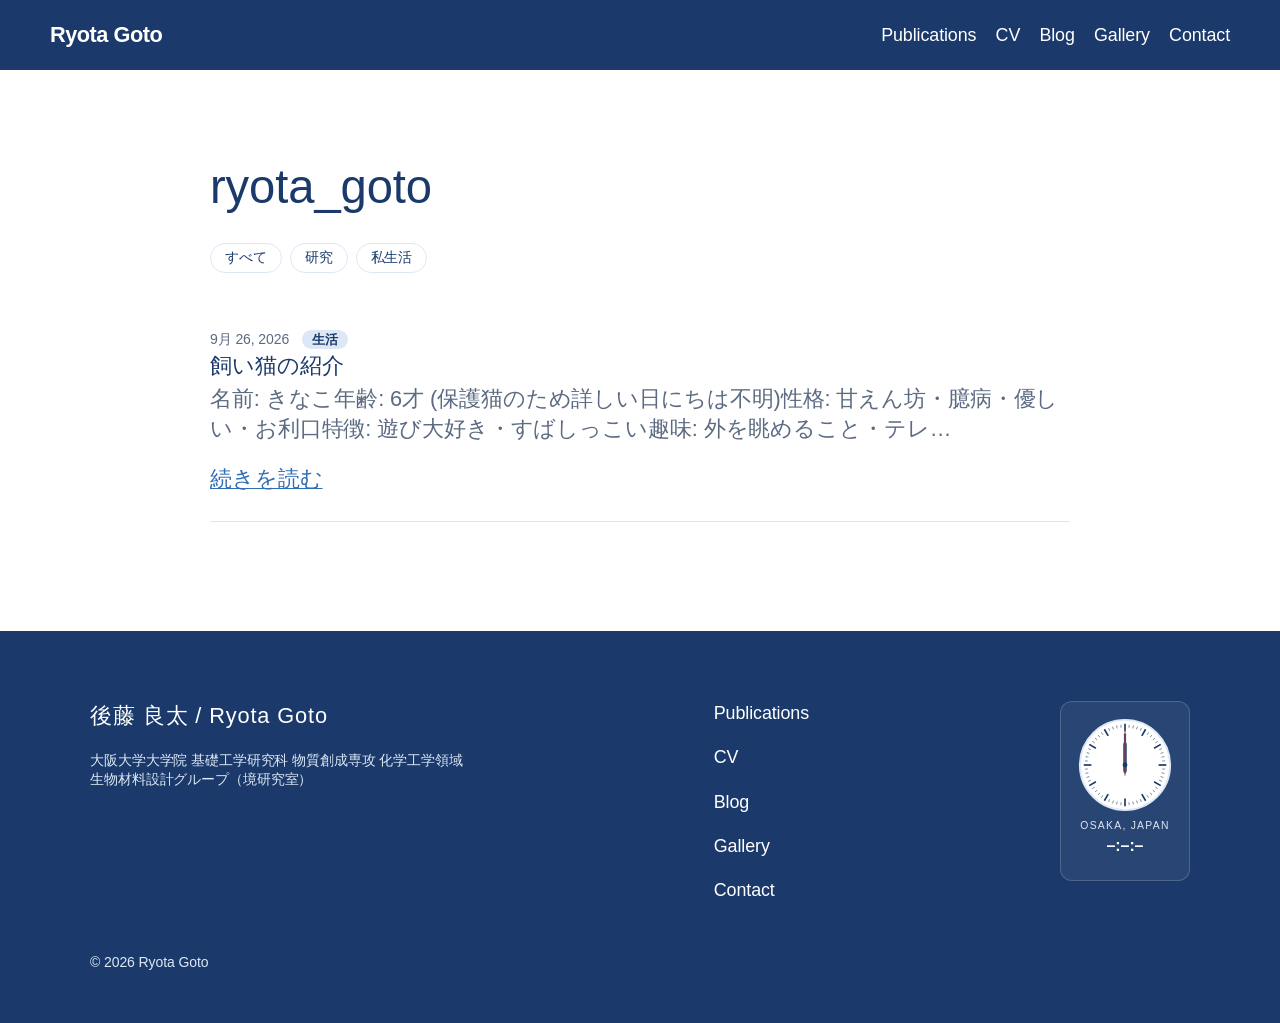
<file: site/author/ryota_goto/index.html>
<!DOCTYPE html>
<html lang="ja">
<head><meta charset="UTF-8">
	
	<meta name="viewport" content="width=device-width, initial-scale=1">
<meta name="robots" content="max-image-preview:large">
<meta name="google-site-verification" content="NAGAGIV8cYt2ThEVdOZjsJhklp0wHnk1jr2orELQb4M">
<title>ryota_goto – Ryota Goto</title>
<link rel="alternate" type="application/rss+xml" title="Ryota Goto » フィード" href="https://ryotakashiwagigoto.github.io/feed/">
<link rel="alternate" type="application/rss+xml" title="Ryota Goto » コメントフィード" href="https://ryotakashiwagigoto.github.io/comments/feed/">
<link rel="alternate" type="application/rss+xml" title="Ryota Goto » ryota_goto による投稿のフィード" href="https://ryotakashiwagigoto.github.io/author/ryota_goto/feed/">
<style id="wp-img-auto-sizes-contain-inline-css">
img:is([sizes=auto i],[sizes^="auto," i]){contain-intrinsic-size:3000px 1500px}
/*# sourceURL=wp-img-auto-sizes-contain-inline-css */
</style>
<style id="wp-block-site-title-inline-css">
.wp-block-site-title{box-sizing:border-box}.wp-block-site-title :where(a){color:inherit;font-family:inherit;font-size:inherit;font-style:inherit;font-weight:inherit;letter-spacing:inherit;line-height:inherit;text-decoration:inherit}
/*# sourceURL=https://ryotakashiwagigoto.github.io/wp-includes/blocks/site-title/style.min.css */
</style>
<style id="wp-block-navigation-link-inline-css">
.wp-block-navigation .wp-block-navigation-item__label{overflow-wrap:break-word}.wp-block-navigation .wp-block-navigation-item__description{display:none}.link-ui-tools{outline:1px solid #f0f0f0;padding:8px}.link-ui-block-inserter{padding-top:8px}.link-ui-block-inserter__back{margin-left:8px;text-transform:uppercase}
/*# sourceURL=https://ryotakashiwagigoto.github.io/wp-includes/blocks/navigation-link/style.min.css */
</style>
<style id="wp-block-navigation-inline-css">
.wp-block-navigation{position:relative}.wp-block-navigation ul{margin-bottom:0;margin-left:0;margin-top:0;padding-left:0}.wp-block-navigation ul,.wp-block-navigation ul li{list-style:none}.wp-block-navigation .wp-block-navigation-item{align-items:center;background-color:inherit;display:flex;position:relative}.wp-block-navigation .wp-block-navigation-item .wp-block-navigation__submenu-container:empty{display:none}.wp-block-navigation .wp-block-navigation-item__content{display:block;z-index:1}.wp-block-navigation .wp-block-navigation-item__content.wp-block-navigation-item__content{color:inherit}.wp-block-navigation.has-text-decoration-underline .wp-block-navigation-item__content,.wp-block-navigation.has-text-decoration-underline .wp-block-navigation-item__content:active,.wp-block-navigation.has-text-decoration-underline .wp-block-navigation-item__content:focus{text-decoration:underline}.wp-block-navigation.has-text-decoration-line-through .wp-block-navigation-item__content,.wp-block-navigation.has-text-decoration-line-through .wp-block-navigation-item__content:active,.wp-block-navigation.has-text-decoration-line-through .wp-block-navigation-item__content:focus{text-decoration:line-through}.wp-block-navigation :where(a),.wp-block-navigation :where(a:active),.wp-block-navigation :where(a:focus){text-decoration:none}.wp-block-navigation .wp-block-navigation__submenu-icon{align-self:center;background-color:inherit;border:none;color:currentColor;display:inline-block;font-size:inherit;height:.6em;line-height:0;margin-left:.25em;padding:0;width:.6em}.wp-block-navigation .wp-block-navigation__submenu-icon svg{stroke:currentColor;display:inline-block;height:inherit;margin-top:.075em;width:inherit}.wp-block-navigation{--navigation-layout-justification-setting:flex-start;--navigation-layout-direction:row;--navigation-layout-wrap:wrap;--navigation-layout-justify:flex-start;--navigation-layout-align:center}.wp-block-navigation.is-vertical{--navigation-layout-direction:column;--navigation-layout-justify:initial;--navigation-layout-align:flex-start}.wp-block-navigation.no-wrap{--navigation-layout-wrap:nowrap}.wp-block-navigation.items-justified-center{--navigation-layout-justification-setting:center;--navigation-layout-justify:center}.wp-block-navigation.items-justified-center.is-vertical{--navigation-layout-align:center}.wp-block-navigation.items-justified-right{--navigation-layout-justification-setting:flex-end;--navigation-layout-justify:flex-end}.wp-block-navigation.items-justified-right.is-vertical{--navigation-layout-align:flex-end}.wp-block-navigation.items-justified-space-between{--navigation-layout-justification-setting:space-between;--navigation-layout-justify:space-between}:where(.wp-block-navigation) ul li{padding:0}.wp-block-navigation .has-child .wp-block-navigation__submenu-container{align-items:normal;background-color:inherit;color:inherit;display:flex;flex-direction:column;opacity:0;position:absolute;z-index:2}@media not (prefers-reduced-motion){.wp-block-navigation .has-child .wp-block-navigation__submenu-container{transition:opacity .1s linear}}.wp-block-navigation .has-child .wp-block-navigation__submenu-container{height:0;overflow:hidden;visibility:hidden;width:0}.wp-block-navigation .has-child .wp-block-navigation__submenu-container>.wp-block-navigation-item>.wp-block-navigation-item__content{display:flex;flex-grow:1;padding:.5em 1em}.wp-block-navigation .has-child .wp-block-navigation__submenu-container>.wp-block-navigation-item>.wp-block-navigation-item__content .wp-block-navigation__submenu-icon{margin-left:auto;margin-right:0}.wp-block-navigation .has-child .wp-block-navigation__submenu-container .wp-block-navigation-item__content{margin:0}.wp-block-navigation .has-child .wp-block-navigation__submenu-container{left:-1px;top:100%}@media (min-width:782px){.wp-block-navigation .has-child .wp-block-navigation__submenu-container .wp-block-navigation__submenu-container{left:100%;top:-1px}.wp-block-navigation .has-child .wp-block-navigation__submenu-container .wp-block-navigation__submenu-container:before{background:transparent;content:"";display:block;height:100%;position:absolute;right:100%;width:.5em}.wp-block-navigation .has-child .wp-block-navigation__submenu-container .wp-block-navigation__submenu-icon{margin-right:.25em}.wp-block-navigation .has-child .wp-block-navigation__submenu-container .wp-block-navigation__submenu-icon svg{transform:rotate(-90deg)}}@media (hover:hover){.wp-block-navigation .has-child:not(.open-on-click):hover>.wp-block-navigation__submenu-container{height:auto;min-width:200px;opacity:1;overflow:visible;visibility:visible;width:auto}}.wp-block-navigation .has-child .wp-block-navigation-submenu__toggle[aria-expanded=true]~.wp-block-navigation__submenu-container,.wp-block-navigation .has-child:not(.open-on-click):not(.open-on-hover-click):focus-within>.wp-block-navigation__submenu-container{height:auto;min-width:200px;opacity:1;overflow:visible;visibility:visible;width:auto}.wp-block-navigation .has-child.open-always{align-items:var(--navigation-layout-align,initial);flex-direction:var(--navigation-layout-direction,initial);flex-wrap:var(--navigation-layout-wrap,wrap);gap:var(--wp--style--block-gap,2em)}.wp-block-navigation .has-child.open-always,.wp-block-navigation .has-child.open-always .wp-block-navigation-item{justify-content:var(--navigation-layout-justify,initial)}.wp-block-navigation .has-child.open-always .wp-block-navigation__submenu-container,.wp-block-navigation .has-child.open-always.wp-block-navigation-submenu{gap:var(--wp--style--block-gap,2em)}.wp-block-navigation .has-child.open-always .wp-block-navigation-item,.wp-block-navigation .has-child.open-always .wp-block-navigation__submenu-container,.wp-block-navigation .has-child.open-always.wp-block-navigation-submenu{padding-bottom:0;padding-top:0}.wp-block-navigation .has-child.open-always .wp-block-navigation__submenu-container{padding-left:var(--wp--style--block-gap,2em);padding-right:var(--wp--style--block-gap,2em)}.wp-block-navigation .has-child.open-always .wp-block-navigation__submenu-container .wp-block-navigation-item__content{padding:0}.wp-block-navigation .has-child.open-always .wp-block-navigation__submenu-container>.wp-block-navigation-item>.wp-block-navigation-item__content,.wp-block-navigation .has-child.open-always>.wp-block-navigation-item__content{flex-grow:0}.wp-block-navigation .has-child.open-always>.wp-block-navigation__submenu-container{background-color:transparent;border:none;color:inherit;flex-basis:100%;height:auto;opacity:1;overflow:visible;position:static;visibility:visible;width:auto}.wp-block-navigation.has-background .has-child .wp-block-navigation__submenu-container{left:0;top:100%}@media (min-width:782px){.wp-block-navigation.has-background .has-child .wp-block-navigation__submenu-container .wp-block-navigation__submenu-container{left:100%;top:0}}.wp-block-navigation-submenu{display:flex;position:relative}.wp-block-navigation-submenu .wp-block-navigation__submenu-icon svg{stroke:currentColor}button.wp-block-navigation-item__content{background-color:transparent;border:none;color:currentColor;font-family:inherit;font-size:inherit;font-style:inherit;font-weight:inherit;letter-spacing:inherit;line-height:inherit;text-align:left;text-transform:inherit}.wp-block-navigation-submenu__toggle{cursor:pointer}.wp-block-navigation-submenu__toggle[aria-expanded=true]+.wp-block-navigation__submenu-icon>svg,.wp-block-navigation-submenu__toggle[aria-expanded=true]>svg{transform:rotate(180deg)}.wp-block-navigation-item.open-on-click .wp-block-navigation-submenu__toggle{padding-left:0;padding-right:.85em}.wp-block-navigation-item.open-on-click .wp-block-navigation-submenu__toggle+.wp-block-navigation__submenu-icon{margin-left:-.6em;pointer-events:none}.wp-block-navigation-item.open-on-click button.wp-block-navigation-item__content:not(.wp-block-navigation-submenu__toggle){padding:0}.wp-block-navigation .wp-block-page-list,.wp-block-navigation__container,.wp-block-navigation__responsive-close,.wp-block-navigation__responsive-container,.wp-block-navigation__responsive-container-content,.wp-block-navigation__responsive-dialog{gap:inherit}:where(.wp-block-navigation.has-background .wp-block-navigation-item a:not(.wp-element-button)),:where(.wp-block-navigation.has-background .wp-block-navigation-submenu a:not(.wp-element-button)){padding:.5em 1em}:where(.wp-block-navigation .wp-block-navigation__submenu-container .wp-block-navigation-item a:not(.wp-element-button)),:where(.wp-block-navigation .wp-block-navigation__submenu-container .wp-block-navigation-submenu a:not(.wp-element-button)),:where(.wp-block-navigation .wp-block-navigation__submenu-container .wp-block-navigation-submenu button.wp-block-navigation-item__content),:where(.wp-block-navigation .wp-block-navigation__submenu-container .wp-block-pages-list__item button.wp-block-navigation-item__content){padding:.5em 1em}.wp-block-navigation.items-justified-right .wp-block-navigation__container .has-child .wp-block-navigation__submenu-container,.wp-block-navigation.items-justified-right .wp-block-page-list>.has-child .wp-block-navigation__submenu-container,.wp-block-navigation.items-justified-space-between .wp-block-page-list>.has-child:last-child .wp-block-navigation__submenu-container,.wp-block-navigation.items-justified-space-between>.wp-block-navigation__container>.has-child:last-child .wp-block-navigation__submenu-container{left:auto;right:0}.wp-block-navigation.items-justified-right .wp-block-navigation__container .has-child .wp-block-navigation__submenu-container .wp-block-navigation__submenu-container,.wp-block-navigation.items-justified-right .wp-block-page-list>.has-child .wp-block-navigation__submenu-container .wp-block-navigation__submenu-container,.wp-block-navigation.items-justified-space-between .wp-block-page-list>.has-child:last-child .wp-block-navigation__submenu-container .wp-block-navigation__submenu-container,.wp-block-navigation.items-justified-space-between>.wp-block-navigation__container>.has-child:last-child .wp-block-navigation__submenu-container .wp-block-navigation__submenu-container{left:-1px;right:-1px}@media (min-width:782px){.wp-block-navigation.items-justified-right .wp-block-navigation__container .has-child .wp-block-navigation__submenu-container .wp-block-navigation__submenu-container,.wp-block-navigation.items-justified-right .wp-block-page-list>.has-child .wp-block-navigation__submenu-container .wp-block-navigation__submenu-container,.wp-block-navigation.items-justified-space-between .wp-block-page-list>.has-child:last-child .wp-block-navigation__submenu-container .wp-block-navigation__submenu-container,.wp-block-navigation.items-justified-space-between>.wp-block-navigation__container>.has-child:last-child .wp-block-navigation__submenu-container .wp-block-navigation__submenu-container{left:auto;right:100%}}.wp-block-navigation:not(.has-background) .wp-block-navigation__submenu-container{background-color:#fff;border:1px solid rgba(0,0,0,.15)}.wp-block-navigation.has-background .wp-block-navigation__submenu-container{background-color:inherit}.wp-block-navigation:not(.has-text-color) .wp-block-navigation__submenu-container{color:#000}.wp-block-navigation__container{align-items:var(--navigation-layout-align,initial);display:flex;flex-direction:var(--navigation-layout-direction,initial);flex-wrap:var(--navigation-layout-wrap,wrap);justify-content:var(--navigation-layout-justify,initial);list-style:none;margin:0;padding-left:0}.wp-block-navigation__container .is-responsive{display:none}.wp-block-navigation__container:only-child,.wp-block-page-list:only-child{flex-grow:1}@keyframes overlay-menu__fade-in-animation{0%{opacity:0;transform:translateY(.5em)}to{opacity:1;transform:translateY(0)}}.wp-block-navigation__responsive-container{bottom:0;display:none;left:0;position:fixed;right:0;top:0}.wp-block-navigation__responsive-container :where(.wp-block-navigation-item a){color:inherit}.wp-block-navigation__responsive-container .wp-block-navigation__responsive-container-content{align-items:var(--navigation-layout-align,initial);display:flex;flex-direction:var(--navigation-layout-direction,initial);flex-wrap:var(--navigation-layout-wrap,wrap);justify-content:var(--navigation-layout-justify,initial)}.wp-block-navigation__responsive-container:not(.is-menu-open.is-menu-open){background-color:inherit!important;color:inherit!important}.wp-block-navigation__responsive-container.is-menu-open{background-color:inherit;display:flex;flex-direction:column}@media not (prefers-reduced-motion){.wp-block-navigation__responsive-container.is-menu-open{animation:overlay-menu__fade-in-animation .1s ease-out;animation-fill-mode:forwards}}.wp-block-navigation__responsive-container.is-menu-open:not(.disable-default-overlay){padding:clamp(1rem,var(--wp--style--root--padding-top),20rem) clamp(1rem,var(--wp--style--root--padding-right),20rem) clamp(1rem,var(--wp--style--root--padding-bottom),20rem) clamp(1rem,var(--wp--style--root--padding-left),20rem)}.wp-block-navigation__responsive-container.is-menu-open{overflow:auto;z-index:100000}.wp-block-navigation__responsive-container.is-menu-open:not(.disable-default-overlay) .wp-block-navigation__responsive-container-content{padding-top:calc(2rem + 24px)}.wp-block-navigation__responsive-container.is-menu-open:where(:not(.disable-default-overlay)) .wp-block-navigation__responsive-container-content{align-items:var(--navigation-layout-justification-setting,inherit);display:flex;flex-direction:column;flex-wrap:nowrap;overflow:visible}.wp-block-navigation__responsive-container.is-menu-open:where(:not(.disable-default-overlay)) .wp-block-navigation__responsive-container-content,.wp-block-navigation__responsive-container.is-menu-open:where(:not(.disable-default-overlay)) .wp-block-navigation__responsive-container-content .wp-block-navigation__container,.wp-block-navigation__responsive-container.is-menu-open:where(:not(.disable-default-overlay)) .wp-block-navigation__responsive-container-content .wp-block-page-list{justify-content:flex-start}.wp-block-navigation__responsive-container.is-menu-open:where(:not(.disable-default-overlay)) .wp-block-navigation__responsive-container-content .wp-block-navigation__submenu-icon{display:none}.wp-block-navigation__responsive-container.is-menu-open:where(:not(.disable-default-overlay)) .wp-block-navigation__responsive-container-content .has-child .wp-block-navigation__submenu-container{border:none;height:auto;min-width:200px;opacity:1;overflow:initial;padding-left:2rem;padding-right:2rem;position:static;visibility:visible;width:auto}.wp-block-navigation__responsive-container.is-menu-open:where(:not(.disable-default-overlay)) .wp-block-navigation__responsive-container-content .wp-block-navigation__container,.wp-block-navigation__responsive-container.is-menu-open:where(:not(.disable-default-overlay)) .wp-block-navigation__responsive-container-content .wp-block-navigation__submenu-container{gap:inherit}.wp-block-navigation__responsive-container.is-menu-open:where(:not(.disable-default-overlay)) .wp-block-navigation__responsive-container-content .wp-block-navigation__submenu-container{padding-top:var(--wp--style--block-gap,2em)}.wp-block-navigation__responsive-container.is-menu-open:where(:not(.disable-default-overlay)) .wp-block-navigation__responsive-container-content .wp-block-navigation-item__content{padding:0}.wp-block-navigation__responsive-container.is-menu-open:where(:not(.disable-default-overlay)) .wp-block-navigation__responsive-container-content .wp-block-navigation-item,.wp-block-navigation__responsive-container.is-menu-open:where(:not(.disable-default-overlay)) .wp-block-navigation__responsive-container-content .wp-block-navigation__container,.wp-block-navigation__responsive-container.is-menu-open:where(:not(.disable-default-overlay)) .wp-block-navigation__responsive-container-content .wp-block-page-list{align-items:var(--navigation-layout-justification-setting,initial);display:flex;flex-direction:column}.wp-block-navigation__responsive-container.is-menu-open:where(:not(.disable-default-overlay)) .wp-block-navigation-item,.wp-block-navigation__responsive-container.is-menu-open:where(:not(.disable-default-overlay)) .wp-block-navigation-item .wp-block-navigation__submenu-container,.wp-block-navigation__responsive-container.is-menu-open:where(:not(.disable-default-overlay)) .wp-block-navigation__container,.wp-block-navigation__responsive-container.is-menu-open:where(:not(.disable-default-overlay)) .wp-block-page-list{background:transparent!important;color:inherit!important}.wp-block-navigation__responsive-container.is-menu-open:where(:not(.disable-default-overlay)) .wp-block-navigation__submenu-container.wp-block-navigation__submenu-container.wp-block-navigation__submenu-container.wp-block-navigation__submenu-container{left:auto;right:auto}.wp-block-navigation__responsive-container.disable-default-overlay .wp-block-navigation__overlay-container{display:none;width:100%}.wp-block-navigation__responsive-container.disable-default-overlay .wp-block-navigation__responsive-close{max-width:none}.wp-block-navigation__responsive-container.disable-default-overlay.is-menu-open .wp-block-navigation__responsive-container-content>:not(.wp-block-navigation__overlay-container){display:none}.wp-block-navigation__responsive-container.disable-default-overlay.is-menu-open .wp-block-navigation__responsive-container-content .wp-block-navigation__overlay-container{display:block}.wp-block-navigation__responsive-container.disable-default-overlay.is-menu-open .wp-block-navigation__responsive-container-content .wp-block-navigation__overlay-container .wp-block-navigation__submenu-container{left:0;right:auto}@media (min-width:600px){.wp-block-navigation__responsive-container:not(.hidden-by-default):not(.is-menu-open){background-color:inherit;display:block;position:relative;width:100%;z-index:auto}.wp-block-navigation__responsive-container:not(.hidden-by-default):not(.is-menu-open) .wp-block-navigation__responsive-container-close{display:none}.wp-block-navigation__responsive-container.is-menu-open .wp-block-navigation__submenu-container.wp-block-navigation__submenu-container.wp-block-navigation__submenu-container.wp-block-navigation__submenu-container{left:0}}.wp-block-navigation:not(.has-background) .wp-block-navigation__responsive-container.is-menu-open:not(.disable-default-overlay){background-color:#fff}.wp-block-navigation:not(.has-text-color) .wp-block-navigation__responsive-container.is-menu-open:not(.disable-default-overlay){color:#000}.wp-block-navigation__toggle_button_label{font-size:1rem;font-weight:700}.wp-block-navigation__responsive-container-close,.wp-block-navigation__responsive-container-open{background:transparent;border:none;color:currentColor;cursor:pointer;margin:0;padding:0;text-transform:inherit;vertical-align:middle}.wp-block-navigation__responsive-container-close svg,.wp-block-navigation__responsive-container-open svg{fill:currentColor;display:block;height:24px;pointer-events:none;width:24px}.wp-block-navigation__responsive-container-open{display:flex}.wp-block-navigation__responsive-container-open.wp-block-navigation__responsive-container-open.wp-block-navigation__responsive-container-open{font-family:inherit;font-size:inherit;font-weight:inherit}@media (min-width:600px){.wp-block-navigation__responsive-container-open:not(.always-shown){display:none}}.wp-block-navigation__responsive-container-close{position:absolute;right:0;top:0;z-index:2}.wp-block-navigation__responsive-container-close.wp-block-navigation__responsive-container-close.wp-block-navigation__responsive-container-close{font-family:inherit;font-size:inherit;font-weight:inherit}.disable-default-overlay .wp-block-navigation__responsive-container-close{right:clamp(1rem,var(--wp--style--root--padding-left),20rem);top:clamp(1rem,var(--wp--style--root--padding-left),20rem)}.wp-block-navigation__responsive-close{width:100%}.has-modal-open .wp-block-navigation__responsive-close{margin-left:auto;margin-right:auto;max-width:var(--wp--style--global--wide-size,100%)}.wp-block-navigation__responsive-close:focus{outline:none}.is-menu-open .wp-block-navigation__responsive-close,.is-menu-open .wp-block-navigation__responsive-container-content,.is-menu-open .wp-block-navigation__responsive-dialog{box-sizing:border-box}.wp-block-navigation__responsive-dialog{position:relative}.has-modal-open .admin-bar .is-menu-open:where(:not(.disable-default-overlay)) .wp-block-navigation__responsive-dialog{margin-top:46px}@media (min-width:782px){.has-modal-open .admin-bar .is-menu-open:where(:not(.disable-default-overlay)) .wp-block-navigation__responsive-dialog{margin-top:32px}}html.has-modal-open{overflow:hidden}
/*# sourceURL=https://ryotakashiwagigoto.github.io/wp-includes/blocks/navigation/style.min.css */
</style>
<style id="wp-block-group-inline-css">
.wp-block-group{box-sizing:border-box}:where(.wp-block-group.wp-block-group-is-layout-constrained){position:relative}
/*# sourceURL=https://ryotakashiwagigoto.github.io/wp-includes/blocks/group/style.min.css */
</style>
<style id="wp-block-query-title-inline-css">
.wp-block-query-title{box-sizing:border-box}
/*# sourceURL=https://ryotakashiwagigoto.github.io/wp-includes/blocks/query-title/style.min.css */
</style>
<style id="wp-block-paragraph-inline-css">
.is-small-text{font-size:.875em}.is-regular-text{font-size:1em}.is-large-text{font-size:2.25em}.is-larger-text{font-size:3em}.has-drop-cap:not(:focus):first-letter{float:left;font-size:8.4em;font-style:normal;font-weight:100;line-height:.68;margin:.05em .1em 0 0;text-transform:uppercase}body.rtl .has-drop-cap:not(:focus):first-letter{float:none;margin-left:.1em}p.has-drop-cap.has-background{overflow:hidden}:root :where(p.has-background){padding:1.25em 2.375em}:where(p.has-text-color:not(.has-link-color)) a{color:inherit}p.has-text-align-left[style*="writing-mode:vertical-lr"],p.has-text-align-right[style*="writing-mode:vertical-rl"]{rotate:180deg}
/*# sourceURL=https://ryotakashiwagigoto.github.io/wp-includes/blocks/paragraph/style.min.css */
</style>
<style id="wp-block-post-date-inline-css">
.wp-block-post-date{box-sizing:border-box}
/*# sourceURL=https://ryotakashiwagigoto.github.io/wp-includes/blocks/post-date/style.min.css */
</style>
<style id="wp-block-post-terms-inline-css">
.wp-block-post-terms{box-sizing:border-box}.wp-block-post-terms .wp-block-post-terms__separator{white-space:pre-wrap}
/*# sourceURL=https://ryotakashiwagigoto.github.io/wp-includes/blocks/post-terms/style.min.css */
</style>
<style id="wp-block-post-title-inline-css">
.wp-block-post-title{box-sizing:border-box;word-break:break-word}.wp-block-post-title :where(a){display:inline-block;font-family:inherit;font-size:inherit;font-style:inherit;font-weight:inherit;letter-spacing:inherit;line-height:inherit;text-decoration:inherit}
/*# sourceURL=https://ryotakashiwagigoto.github.io/wp-includes/blocks/post-title/style.min.css */
</style>
<style id="wp-block-post-excerpt-inline-css">
:where(.wp-block-post-excerpt){box-sizing:border-box;margin-bottom:var(--wp--style--block-gap);margin-top:var(--wp--style--block-gap)}.wp-block-post-excerpt__excerpt{margin-bottom:0;margin-top:0}.wp-block-post-excerpt__more-text{margin-bottom:0;margin-top:var(--wp--style--block-gap)}.wp-block-post-excerpt__more-link{display:inline-block}
/*# sourceURL=https://ryotakashiwagigoto.github.io/wp-includes/blocks/post-excerpt/style.min.css */
</style>
<style id="wp-block-post-template-inline-css">
.wp-block-post-template{box-sizing:border-box;list-style:none;margin-bottom:0;margin-top:0;max-width:100%;padding:0}.wp-block-post-template.is-flex-container{display:flex;flex-direction:row;flex-wrap:wrap;gap:1.25em}.wp-block-post-template.is-flex-container>li{margin:0;width:100%}@media (min-width:600px){.wp-block-post-template.is-flex-container.is-flex-container.columns-2>li{width:calc(50% - .625em)}.wp-block-post-template.is-flex-container.is-flex-container.columns-3>li{width:calc(33.33333% - .83333em)}.wp-block-post-template.is-flex-container.is-flex-container.columns-4>li{width:calc(25% - .9375em)}.wp-block-post-template.is-flex-container.is-flex-container.columns-5>li{width:calc(20% - 1em)}.wp-block-post-template.is-flex-container.is-flex-container.columns-6>li{width:calc(16.66667% - 1.04167em)}}@media (max-width:600px){.wp-block-post-template-is-layout-grid[class*=columns-]:not(.has-native-responsive-grid){grid-template-columns:1fr}}.wp-block-post-template-is-layout-constrained>li>.alignright,.wp-block-post-template-is-layout-flow>li>.alignright{float:right;margin-inline-end:0;margin-inline-start:2em}.wp-block-post-template-is-layout-constrained>li>.alignleft,.wp-block-post-template-is-layout-flow>li>.alignleft{float:left;margin-inline-end:2em;margin-inline-start:0}.wp-block-post-template-is-layout-constrained>li>.aligncenter,.wp-block-post-template-is-layout-flow>li>.aligncenter{margin-inline-end:auto;margin-inline-start:auto}
/*# sourceURL=https://ryotakashiwagigoto.github.io/wp-includes/blocks/post-template/style.min.css */
</style>
<style id="wp-emoji-styles-inline-css">

	img.wp-smiley, img.emoji {
		display: inline !important;
		border: none !important;
		box-shadow: none !important;
		height: 1em !important;
		width: 1em !important;
		margin: 0 0.07em !important;
		vertical-align: -0.1em !important;
		background: none !important;
		padding: 0 !important;
	}
/*# sourceURL=wp-emoji-styles-inline-css */
</style>
<style id="wp-block-library-inline-css">
:root{--wp-block-synced-color:#7a00df;--wp-block-synced-color--rgb:122,0,223;--wp-bound-block-color:var(--wp-block-synced-color);--wp-editor-canvas-background:#ddd;--wp-admin-theme-color:#007cba;--wp-admin-theme-color--rgb:0,124,186;--wp-admin-theme-color-darker-10:#006ba1;--wp-admin-theme-color-darker-10--rgb:0,107,160.5;--wp-admin-theme-color-darker-20:#005a87;--wp-admin-theme-color-darker-20--rgb:0,90,135;--wp-admin-border-width-focus:2px}@media (min-resolution:192dpi){:root{--wp-admin-border-width-focus:1.5px}}.wp-element-button{cursor:pointer}:root .has-very-light-gray-background-color{background-color:#eee}:root .has-very-dark-gray-background-color{background-color:#313131}:root .has-very-light-gray-color{color:#eee}:root .has-very-dark-gray-color{color:#313131}:root .has-vivid-green-cyan-to-vivid-cyan-blue-gradient-background{background:linear-gradient(135deg,#00d084,#0693e3)}:root .has-purple-crush-gradient-background{background:linear-gradient(135deg,#34e2e4,#4721fb 50%,#ab1dfe)}:root .has-hazy-dawn-gradient-background{background:linear-gradient(135deg,#faaca8,#dad0ec)}:root .has-subdued-olive-gradient-background{background:linear-gradient(135deg,#fafae1,#67a671)}:root .has-atomic-cream-gradient-background{background:linear-gradient(135deg,#fdd79a,#004a59)}:root .has-nightshade-gradient-background{background:linear-gradient(135deg,#330968,#31cdcf)}:root .has-midnight-gradient-background{background:linear-gradient(135deg,#020381,#2874fc)}:root{--wp--preset--font-size--normal:16px;--wp--preset--font-size--huge:42px}.has-regular-font-size{font-size:1em}.has-larger-font-size{font-size:2.625em}.has-normal-font-size{font-size:var(--wp--preset--font-size--normal)}.has-huge-font-size{font-size:var(--wp--preset--font-size--huge)}:root .has-text-align-center{text-align:center}:root .has-text-align-left{text-align:left}:root .has-text-align-right{text-align:right}.has-fit-text{white-space:nowrap!important}#end-resizable-editor-section{display:none}.aligncenter{clear:both}.items-justified-left{justify-content:flex-start}.items-justified-center{justify-content:center}.items-justified-right{justify-content:flex-end}.items-justified-space-between{justify-content:space-between}.screen-reader-text{word-wrap:normal!important;border:0;clip-path:inset(50%);height:1px;margin:-1px;overflow:hidden;padding:0;position:absolute;width:1px;word-break:normal!important}.screen-reader-text:focus{background-color:#ddd;clip-path:none;color:#444;display:block;font-size:1em;height:auto;left:5px;line-height:normal;padding:15px 23px 14px;text-decoration:none;top:5px;width:auto;z-index:100000}html :where(.has-border-color){border-style:solid}html :where([style^=border-color],[style*=";border-color"],[style*="; border-color"]){border-style:solid}html :where([style^=border-top-color],[style*=";border-top-color"],[style*="; border-top-color"]){border-top-style:solid}html :where([style^=border-right-color],[style*=";border-right-color"],[style*="; border-right-color"]){border-right-style:solid}html :where([style^=border-bottom-color],[style*=";border-bottom-color"],[style*="; border-bottom-color"]){border-bottom-style:solid}html :where([style^=border-left-color],[style*=";border-left-color"],[style*="; border-left-color"]){border-left-style:solid}html :where([style^=border-width],[style*=";border-width"],[style*="; border-width"]){border-style:solid}html :where([style^=border-top-width],[style*=";border-top-width"],[style*="; border-top-width"]){border-top-style:solid}html :where([style^=border-right-width],[style*=";border-right-width"],[style*="; border-right-width"]){border-right-style:solid}html :where([style^=border-bottom-width],[style*=";border-bottom-width"],[style*="; border-bottom-width"]){border-bottom-style:solid}html :where([style^=border-left-width],[style*=";border-left-width"],[style*="; border-left-width"]){border-left-style:solid}html :where(img[class*=wp-image-]){height:auto;max-width:100%}:where(figure){margin:0 0 1em}html :where(.is-position-sticky){--wp-admin--admin-bar--position-offset:var(--wp-admin--admin-bar--height,0px)}@media screen and (max-width:600px){html :where(.is-position-sticky){--wp-admin--admin-bar--position-offset:0px}}
/*# sourceURL=/wp-includes/css/dist/block-library/common.min.css */
</style>
<style id="global-styles-inline-css">
:root{--wp--preset--aspect-ratio--square: 1;--wp--preset--aspect-ratio--4-3: 4/3;--wp--preset--aspect-ratio--3-4: 3/4;--wp--preset--aspect-ratio--3-2: 3/2;--wp--preset--aspect-ratio--2-3: 2/3;--wp--preset--aspect-ratio--16-9: 16/9;--wp--preset--aspect-ratio--9-16: 9/16;--wp--preset--color--black: #000000;--wp--preset--color--cyan-bluish-gray: #abb8c3;--wp--preset--color--white: #ffffff;--wp--preset--color--pale-pink: #f78da7;--wp--preset--color--vivid-red: #cf2e2e;--wp--preset--color--luminous-vivid-orange: #ff6900;--wp--preset--color--luminous-vivid-amber: #fcb900;--wp--preset--color--light-green-cyan: #7bdcb5;--wp--preset--color--vivid-green-cyan: #00d084;--wp--preset--color--pale-cyan-blue: #8ed1fc;--wp--preset--color--vivid-cyan-blue: #0693e3;--wp--preset--color--vivid-purple: #9b51e0;--wp--preset--color--base: #FFFFFF;--wp--preset--color--contrast: #13233F;--wp--preset--color--accent-1: #1B3A6B;--wp--preset--color--accent-2: #DCE8F5;--wp--preset--color--accent-3: #2F6DB5;--wp--preset--color--accent-4: #5C6B82;--wp--preset--color--accent-5: #F3F7FB;--wp--preset--color--accent-6: color-mix(in srgb, currentColor 20%, transparent);--wp--preset--gradient--vivid-cyan-blue-to-vivid-purple: linear-gradient(135deg,rgb(6,147,227) 0%,rgb(155,81,224) 100%);--wp--preset--gradient--light-green-cyan-to-vivid-green-cyan: linear-gradient(135deg,rgb(122,220,180) 0%,rgb(0,208,130) 100%);--wp--preset--gradient--luminous-vivid-amber-to-luminous-vivid-orange: linear-gradient(135deg,rgb(252,185,0) 0%,rgb(255,105,0) 100%);--wp--preset--gradient--luminous-vivid-orange-to-vivid-red: linear-gradient(135deg,rgb(255,105,0) 0%,rgb(207,46,46) 100%);--wp--preset--gradient--very-light-gray-to-cyan-bluish-gray: linear-gradient(135deg,rgb(238,238,238) 0%,rgb(169,184,195) 100%);--wp--preset--gradient--cool-to-warm-spectrum: linear-gradient(135deg,rgb(74,234,220) 0%,rgb(151,120,209) 20%,rgb(207,42,186) 40%,rgb(238,44,130) 60%,rgb(251,105,98) 80%,rgb(254,248,76) 100%);--wp--preset--gradient--blush-light-purple: linear-gradient(135deg,rgb(255,206,236) 0%,rgb(152,150,240) 100%);--wp--preset--gradient--blush-bordeaux: linear-gradient(135deg,rgb(254,205,165) 0%,rgb(254,45,45) 50%,rgb(107,0,62) 100%);--wp--preset--gradient--luminous-dusk: linear-gradient(135deg,rgb(255,203,112) 0%,rgb(199,81,192) 50%,rgb(65,88,208) 100%);--wp--preset--gradient--pale-ocean: linear-gradient(135deg,rgb(255,245,203) 0%,rgb(182,227,212) 50%,rgb(51,167,181) 100%);--wp--preset--gradient--electric-grass: linear-gradient(135deg,rgb(202,248,128) 0%,rgb(113,206,126) 100%);--wp--preset--gradient--midnight: linear-gradient(135deg,rgb(2,3,129) 0%,rgb(40,116,252) 100%);--wp--preset--font-size--small: 0.875rem;--wp--preset--font-size--medium: clamp(1rem, 1rem + ((1vw - 0.2rem) * 0.196), 1.125rem);--wp--preset--font-size--large: clamp(1.125rem, 1.125rem + ((1vw - 0.2rem) * 0.392), 1.375rem);--wp--preset--font-size--x-large: clamp(1.75rem, 1.75rem + ((1vw - 0.2rem) * 0.392), 2rem);--wp--preset--font-size--xx-large: clamp(2.15rem, 2.15rem + ((1vw - 0.2rem) * 1.333), 3rem);--wp--preset--font-family--manrope: Manrope, "Hiragino Sans", "Hiragino Kaku Gothic ProN", "Noto Sans JP", Meiryo, sans-serif;--wp--preset--font-family--fira-code: "Fira Code", monospace;--wp--preset--spacing--20: 10px;--wp--preset--spacing--30: 20px;--wp--preset--spacing--40: 30px;--wp--preset--spacing--50: clamp(30px, 5vw, 50px);--wp--preset--spacing--60: clamp(30px, 7vw, 70px);--wp--preset--spacing--70: clamp(50px, 7vw, 90px);--wp--preset--spacing--80: clamp(70px, 10vw, 140px);--wp--preset--shadow--natural: 6px 6px 9px rgba(0, 0, 0, 0.2);--wp--preset--shadow--deep: 12px 12px 50px rgba(0, 0, 0, 0.4);--wp--preset--shadow--sharp: 6px 6px 0px rgba(0, 0, 0, 0.2);--wp--preset--shadow--outlined: 6px 6px 0px -3px rgb(255, 255, 255), 6px 6px rgb(0, 0, 0);--wp--preset--shadow--crisp: 6px 6px 0px rgb(0, 0, 0);}.wp-block-button{--wp--preset--dimension--25: 25%;--wp--preset--dimension--50: 50%;--wp--preset--dimension--75: 75%;--wp--preset--dimension--100: 100%;}:root { --wp--style--global--content-size: 645px;--wp--style--global--wide-size: 1340px; }:where(body) { margin: 0; }.wp-site-blocks { padding-top: var(--wp--style--root--padding-top); padding-bottom: var(--wp--style--root--padding-bottom); }.has-global-padding { padding-right: var(--wp--style--root--padding-right); padding-left: var(--wp--style--root--padding-left); }.has-global-padding > .alignfull { margin-right: calc(var(--wp--style--root--padding-right) * -1); margin-left: calc(var(--wp--style--root--padding-left) * -1); }.has-global-padding :where(:not(.alignfull.is-layout-flow) > .has-global-padding:not(.wp-block-block, .alignfull)) { padding-right: 0; padding-left: 0; }.has-global-padding :where(:not(.alignfull.is-layout-flow) > .has-global-padding:not(.wp-block-block, .alignfull)) > .alignfull { margin-left: 0; margin-right: 0; }.wp-site-blocks > .alignleft { float: left; margin-right: 2em; }.wp-site-blocks > .alignright { float: right; margin-left: 2em; }.wp-site-blocks > .aligncenter { justify-content: center; margin-left: auto; margin-right: auto; }:where(.wp-site-blocks) > * { margin-block-start: 1.2rem; margin-block-end: 0; }:where(.wp-site-blocks) > :first-child { margin-block-start: 0; }:where(.wp-site-blocks) > :last-child { margin-block-end: 0; }:root { --wp--style--block-gap: 1.2rem; }:root :where(.is-layout-flow) > :first-child{margin-block-start: 0;}:root :where(.is-layout-flow) > :last-child{margin-block-end: 0;}:root :where(.is-layout-flow) > *{margin-block-start: 1.2rem;margin-block-end: 0;}:root :where(.is-layout-constrained) > :first-child{margin-block-start: 0;}:root :where(.is-layout-constrained) > :last-child{margin-block-end: 0;}:root :where(.is-layout-constrained) > *{margin-block-start: 1.2rem;margin-block-end: 0;}:root :where(.is-layout-flex){gap: 1.2rem;}:root :where(.is-layout-grid){gap: 1.2rem;}.is-layout-flow > .alignleft{float: left;margin-inline-start: 0;margin-inline-end: 2em;}.is-layout-flow > .alignright{float: right;margin-inline-start: 2em;margin-inline-end: 0;}.is-layout-flow > .aligncenter{margin-left: auto !important;margin-right: auto !important;}.is-layout-constrained > .alignleft{float: left;margin-inline-start: 0;margin-inline-end: 2em;}.is-layout-constrained > .alignright{float: right;margin-inline-start: 2em;margin-inline-end: 0;}.is-layout-constrained > .aligncenter{margin-left: auto !important;margin-right: auto !important;}.is-layout-constrained > :where(:not(.alignleft):not(.alignright):not(.alignfull)){max-width: var(--wp--style--global--content-size);margin-left: auto !important;margin-right: auto !important;}.is-layout-constrained > .alignwide{max-width: var(--wp--style--global--wide-size);}body .is-layout-flex{display: flex;}.is-layout-flex{flex-wrap: wrap;align-items: center;}.is-layout-flex > :is(*, div){margin: 0;}body .is-layout-grid{display: grid;}.is-layout-grid > :is(*, div){margin: 0;}body{background-color: var(--wp--preset--color--base);color: var(--wp--preset--color--contrast);font-family: var(--wp--preset--font-family--manrope);font-size: var(--wp--preset--font-size--large);font-weight: 300;letter-spacing: -0.1px;line-height: 1.4;--wp--style--root--padding-top: 0px;--wp--style--root--padding-right: var(--wp--preset--spacing--50);--wp--style--root--padding-bottom: 0px;--wp--style--root--padding-left: var(--wp--preset--spacing--50);}a:where(:not(.wp-element-button)){color: var(--wp--preset--color--accent-3);}:root :where(a:where(:not(.wp-element-button)):hover){text-decoration: none;}h1, h2, h3, h4, h5, h6{color: var(--wp--preset--color--accent-1);font-weight: 400;letter-spacing: -0.1px;line-height: 1.125;}h1{font-size: var(--wp--preset--font-size--xx-large);}h2{font-size: var(--wp--preset--font-size--x-large);}h3{font-size: var(--wp--preset--font-size--large);}h4{font-size: var(--wp--preset--font-size--medium);}h5{font-size: var(--wp--preset--font-size--small);letter-spacing: 0.5px;}h6{font-size: var(--wp--preset--font-size--small);font-weight: 700;letter-spacing: 1.4px;text-transform: uppercase;}:root :where(.wp-element-button, .wp-block-button__link){background-color: var(--wp--preset--color--accent-1);border-width: 0;color: var(--wp--preset--color--base);font-family: inherit;font-size: var(--wp--preset--font-size--medium);font-style: inherit;font-weight: inherit;letter-spacing: inherit;line-height: inherit;padding-top: 1rem;padding-right: 2.25rem;padding-bottom: 1rem;padding-left: 2.25rem;text-decoration: none;text-transform: inherit;}:root :where(.wp-element-button:hover, .wp-block-button__link:hover){background-color: var(--wp--preset--color--accent-3);border-color: transparent;color: var(--wp--preset--color--base);}:root :where(.wp-element-button:focus, .wp-block-button__link:focus){outline-color: var(--wp--preset--color--accent-4);outline-offset: 2px;}:root :where(.wp-element-caption, .wp-block-audio figcaption, .wp-block-embed figcaption, .wp-block-gallery figcaption, .wp-block-image figcaption, .wp-block-table figcaption, .wp-block-video figcaption){font-size: var(--wp--preset--font-size--small);line-height: 1.4;}.has-black-color{color: var(--wp--preset--color--black) !important;}.has-cyan-bluish-gray-color{color: var(--wp--preset--color--cyan-bluish-gray) !important;}.has-white-color{color: var(--wp--preset--color--white) !important;}.has-pale-pink-color{color: var(--wp--preset--color--pale-pink) !important;}.has-vivid-red-color{color: var(--wp--preset--color--vivid-red) !important;}.has-luminous-vivid-orange-color{color: var(--wp--preset--color--luminous-vivid-orange) !important;}.has-luminous-vivid-amber-color{color: var(--wp--preset--color--luminous-vivid-amber) !important;}.has-light-green-cyan-color{color: var(--wp--preset--color--light-green-cyan) !important;}.has-vivid-green-cyan-color{color: var(--wp--preset--color--vivid-green-cyan) !important;}.has-pale-cyan-blue-color{color: var(--wp--preset--color--pale-cyan-blue) !important;}.has-vivid-cyan-blue-color{color: var(--wp--preset--color--vivid-cyan-blue) !important;}.has-vivid-purple-color{color: var(--wp--preset--color--vivid-purple) !important;}.has-base-color{color: var(--wp--preset--color--base) !important;}.has-contrast-color{color: var(--wp--preset--color--contrast) !important;}.has-accent-1-color{color: var(--wp--preset--color--accent-1) !important;}.has-accent-2-color{color: var(--wp--preset--color--accent-2) !important;}.has-accent-3-color{color: var(--wp--preset--color--accent-3) !important;}.has-accent-4-color{color: var(--wp--preset--color--accent-4) !important;}.has-accent-5-color{color: var(--wp--preset--color--accent-5) !important;}.has-accent-6-color{color: var(--wp--preset--color--accent-6) !important;}.has-black-background-color{background-color: var(--wp--preset--color--black) !important;}.has-cyan-bluish-gray-background-color{background-color: var(--wp--preset--color--cyan-bluish-gray) !important;}.has-white-background-color{background-color: var(--wp--preset--color--white) !important;}.has-pale-pink-background-color{background-color: var(--wp--preset--color--pale-pink) !important;}.has-vivid-red-background-color{background-color: var(--wp--preset--color--vivid-red) !important;}.has-luminous-vivid-orange-background-color{background-color: var(--wp--preset--color--luminous-vivid-orange) !important;}.has-luminous-vivid-amber-background-color{background-color: var(--wp--preset--color--luminous-vivid-amber) !important;}.has-light-green-cyan-background-color{background-color: var(--wp--preset--color--light-green-cyan) !important;}.has-vivid-green-cyan-background-color{background-color: var(--wp--preset--color--vivid-green-cyan) !important;}.has-pale-cyan-blue-background-color{background-color: var(--wp--preset--color--pale-cyan-blue) !important;}.has-vivid-cyan-blue-background-color{background-color: var(--wp--preset--color--vivid-cyan-blue) !important;}.has-vivid-purple-background-color{background-color: var(--wp--preset--color--vivid-purple) !important;}.has-base-background-color{background-color: var(--wp--preset--color--base) !important;}.has-contrast-background-color{background-color: var(--wp--preset--color--contrast) !important;}.has-accent-1-background-color{background-color: var(--wp--preset--color--accent-1) !important;}.has-accent-2-background-color{background-color: var(--wp--preset--color--accent-2) !important;}.has-accent-3-background-color{background-color: var(--wp--preset--color--accent-3) !important;}.has-accent-4-background-color{background-color: var(--wp--preset--color--accent-4) !important;}.has-accent-5-background-color{background-color: var(--wp--preset--color--accent-5) !important;}.has-accent-6-background-color{background-color: var(--wp--preset--color--accent-6) !important;}.has-black-border-color{border-color: var(--wp--preset--color--black) !important;}.has-cyan-bluish-gray-border-color{border-color: var(--wp--preset--color--cyan-bluish-gray) !important;}.has-white-border-color{border-color: var(--wp--preset--color--white) !important;}.has-pale-pink-border-color{border-color: var(--wp--preset--color--pale-pink) !important;}.has-vivid-red-border-color{border-color: var(--wp--preset--color--vivid-red) !important;}.has-luminous-vivid-orange-border-color{border-color: var(--wp--preset--color--luminous-vivid-orange) !important;}.has-luminous-vivid-amber-border-color{border-color: var(--wp--preset--color--luminous-vivid-amber) !important;}.has-light-green-cyan-border-color{border-color: var(--wp--preset--color--light-green-cyan) !important;}.has-vivid-green-cyan-border-color{border-color: var(--wp--preset--color--vivid-green-cyan) !important;}.has-pale-cyan-blue-border-color{border-color: var(--wp--preset--color--pale-cyan-blue) !important;}.has-vivid-cyan-blue-border-color{border-color: var(--wp--preset--color--vivid-cyan-blue) !important;}.has-vivid-purple-border-color{border-color: var(--wp--preset--color--vivid-purple) !important;}.has-base-border-color{border-color: var(--wp--preset--color--base) !important;}.has-contrast-border-color{border-color: var(--wp--preset--color--contrast) !important;}.has-accent-1-border-color{border-color: var(--wp--preset--color--accent-1) !important;}.has-accent-2-border-color{border-color: var(--wp--preset--color--accent-2) !important;}.has-accent-3-border-color{border-color: var(--wp--preset--color--accent-3) !important;}.has-accent-4-border-color{border-color: var(--wp--preset--color--accent-4) !important;}.has-accent-5-border-color{border-color: var(--wp--preset--color--accent-5) !important;}.has-accent-6-border-color{border-color: var(--wp--preset--color--accent-6) !important;}.has-vivid-cyan-blue-to-vivid-purple-gradient-background{background: var(--wp--preset--gradient--vivid-cyan-blue-to-vivid-purple) !important;}.has-light-green-cyan-to-vivid-green-cyan-gradient-background{background: var(--wp--preset--gradient--light-green-cyan-to-vivid-green-cyan) !important;}.has-luminous-vivid-amber-to-luminous-vivid-orange-gradient-background{background: var(--wp--preset--gradient--luminous-vivid-amber-to-luminous-vivid-orange) !important;}.has-luminous-vivid-orange-to-vivid-red-gradient-background{background: var(--wp--preset--gradient--luminous-vivid-orange-to-vivid-red) !important;}.has-very-light-gray-to-cyan-bluish-gray-gradient-background{background: var(--wp--preset--gradient--very-light-gray-to-cyan-bluish-gray) !important;}.has-cool-to-warm-spectrum-gradient-background{background: var(--wp--preset--gradient--cool-to-warm-spectrum) !important;}.has-blush-light-purple-gradient-background{background: var(--wp--preset--gradient--blush-light-purple) !important;}.has-blush-bordeaux-gradient-background{background: var(--wp--preset--gradient--blush-bordeaux) !important;}.has-luminous-dusk-gradient-background{background: var(--wp--preset--gradient--luminous-dusk) !important;}.has-pale-ocean-gradient-background{background: var(--wp--preset--gradient--pale-ocean) !important;}.has-electric-grass-gradient-background{background: var(--wp--preset--gradient--electric-grass) !important;}.has-midnight-gradient-background{background: var(--wp--preset--gradient--midnight) !important;}.has-small-font-size{font-size: var(--wp--preset--font-size--small) !important;}.has-medium-font-size{font-size: var(--wp--preset--font-size--medium) !important;}.has-large-font-size{font-size: var(--wp--preset--font-size--large) !important;}.has-x-large-font-size{font-size: var(--wp--preset--font-size--x-large) !important;}.has-xx-large-font-size{font-size: var(--wp--preset--font-size--xx-large) !important;}.has-manrope-font-family{font-family: var(--wp--preset--font-family--manrope) !important;}.has-fira-code-font-family{font-family: var(--wp--preset--font-family--fira-code) !important;}.front-hero .hero-name{font-size:clamp(2rem,1.4rem + 2.4vw,3.2rem);font-weight:500;letter-spacing:0.06em;margin-bottom:0}.front-hero .hero-name-en{margin-top:0.3em;letter-spacing:0.04em}.keyword-tags{gap:0.5rem;margin-top:var(--wp--preset--spacing--40)}.keyword-tags .keyword-tag{margin:0;padding:0.35em 0.95em;border-radius:999px;background:var(--wp--preset--color--accent-2);color:var(--wp--preset--color--accent-1);font-size:var(--wp--preset--font-size--small)}.hero-droplets{display:block;width:100%;max-width:420px;height:auto;margin-inline:auto}.front-news{padding-left:0;list-style:none}.front-news li{display:flex;gap:1.5rem;align-items:baseline;flex-wrap:wrap;padding:0.9rem 0;border-bottom:1px solid var(--wp--preset--color--accent-2)}.front-news .wp-block-latest-posts__post-date{order:-1;color:var(--wp--preset--color--accent-4);font-size:var(--wp--preset--font-size--small);min-width:7.5em}.rm-achievements .rm-heading{display:flex;align-items:baseline;gap:0.6rem;margin-top:var(--wp--preset--spacing--60);padding-bottom:0.4rem;border-bottom:2px solid var(--wp--preset--color--accent-1)}.rm-count{font-size:var(--wp--preset--font-size--small);color:var(--wp--preset--color--accent-4)}.rm-year{font-size:var(--wp--preset--font-size--medium);color:var(--wp--preset--color--accent-3);margin:1.6rem 0 0.4rem}.rm-list{margin:0;padding-left:1.8em}.rm-list--dated{list-style:none;padding-left:0}.rm-item{padding:0.7rem 0;border-bottom:1px solid var(--wp--preset--color--accent-2);line-height:1.7}.rm-list--dated .rm-item{display:grid;grid-template-columns:10.5em 1fr;gap:1rem}.rm-date{color:var(--wp--preset--color--accent-4);font-size:var(--wp--preset--font-size--small);padding-top:0.15em}.rm-title{font-weight:500;color:var(--wp--preset--color--accent-1)}.rm-sub{font-size:var(--wp--preset--font-size--small);color:var(--wp--preset--color--accent-4)}.rm-doi{font-size:var(--wp--preset--font-size--small);white-space:nowrap}.rm-badges{display:flex;flex-wrap:wrap;gap:0.4rem;margin-top:0.35rem}.rm-badge{font-size:0.75rem;padding:0.1em 0.7em;border-radius:999px;border:1px solid var(--wp--preset--color--accent-2);color:var(--wp--preset--color--accent-4)}.rm-badge--accent{background:var(--wp--preset--color--accent-2);border-color:var(--wp--preset--color--accent-2);color:var(--wp--preset--color--accent-1)}.rm-source{margin-top:var(--wp--preset--spacing--60);font-size:var(--wp--preset--font-size--small);color:var(--wp--preset--color--accent-4)}@media (max-width:600px){.rm-list--dated .rm-item{grid-template-columns:1fr;gap:0.2rem}}.contact-list{margin-top:var(--wp--preset--spacing--50);border-top:2px solid var(--wp--preset--color--accent-1)}.contact-list .contact-row{display:grid;grid-template-columns:8em 1fr;gap:0.3rem 1.5rem;padding:1.1rem 0;border-bottom:1px solid var(--wp--preset--color--accent-2)}.contact-list .contact-row>*{margin:0;grid-column:2}.contact-list .contact-row>.contact-label{grid-column:1;grid-row:1 / span 3;font-size:var(--wp--preset--font-size--small);font-weight:600;letter-spacing:0.08em;color:var(--wp--preset--color--accent-1);padding-top:0.2em}.contact-en{font-size:var(--wp--preset--font-size--small);color:var(--wp--preset--color--accent-4)}.contact-email a{font-size:var(--wp--preset--font-size--large);text-decoration:none}.contact-map{position:relative;width:100%;aspect-ratio:16 / 10;border-radius:8px;overflow:hidden;background:var(--wp--preset--color--accent-5)}.contact-map iframe{position:absolute;inset:0;width:100%;height:100%;border:0}.contact-map-link{margin-top:0.5rem;font-size:var(--wp--preset--font-size--small)}@media (max-width:600px){.contact-list .contact-row{grid-template-columns:1fr}.contact-list .contact-row>*,.contact-list .contact-row>.contact-label{grid-column:1;grid-row:auto}}.rm-body .rm-self{font-weight:700;color:var(--wp--preset--color--accent-1);text-decoration:underline;text-decoration-thickness:2px;text-decoration-color:var(--wp--preset--color--accent-3);text-underline-offset:3px}.blog-list .blog-item{padding:1.4rem 0;border-bottom:1px solid var(--wp--preset--color--accent-2)}.blog-list .blog-item>*{margin-block:0.3rem}.blog-list .wp-block-post-title a{text-decoration:none;color:var(--wp--preset--color--accent-1)}.blog-list .wp-block-post-title a:hover{text-decoration:underline}.blog-list .wp-block-post-excerpt__excerpt{color:var(--wp--preset--color--accent-4)}.news-more{text-align:right;margin-top:1rem}.blog-filter{display:flex;flex-wrap:wrap;gap:0.5rem;margin:var(--wp--preset--spacing--40) 0}.blog-filter a{padding:0.3em 1em;border:1px solid var(--wp--preset--color--accent-2);border-radius:999px;text-decoration:none;color:var(--wp--preset--color--accent-1)}.blog-filter a:hover{background:var(--wp--preset--color--accent-2)}.blog-meta{gap:0.8rem;align-items:center}.blog-cat a{display:inline-block;padding:0.05em 0.8em;border-radius:999px;background:var(--wp--preset--color--accent-2);color:var(--wp--preset--color--accent-1);text-decoration:none;font-size:0.8rem}.front-hero .hero-id{gap:1.5rem 2rem}.front-hero .hero-photo{margin:0;flex:0 0 auto}.front-hero .hero-photo img{width:200px;height:auto;border-radius:12px;border:4px solid #fff;box-shadow:0 0 0 1px var(--wp--preset--color--accent-2)}.front-hero .hero-id-text>*{margin-block:0.2rem}.goto-clock{background:var(--wp--preset--color--accent-5);border:1px solid var(--wp--preset--color--accent-2);border-radius:12px;padding:1.5rem 1.25rem;text-align:center;max-width:340px;margin-inline:auto}.goto-clock__face{width:170px;height:170px;display:block;margin:0 auto}.goto-clock .rim{fill:#fff;stroke:var(--wp--preset--color--accent-1);stroke-width:5}.goto-clock .tick{stroke:var(--wp--preset--color--accent-4);stroke-width:1.5}.goto-clock .tick--major{stroke:var(--wp--preset--color--accent-1);stroke-width:3.5}.goto-clock .hand{stroke-linecap:round}.goto-clock .hand--h{stroke:var(--wp--preset--color--accent-1);stroke-width:7}.goto-clock .hand--m{stroke:var(--wp--preset--color--accent-1);stroke-width:4.5}.goto-clock .hand--s{stroke:#D2463C;stroke-width:1.8}.goto-clock .pin{fill:var(--wp--preset--color--accent-1)}.goto-clock__place{margin:0.8rem 0 0;font-size:0.75rem;letter-spacing:0.12em;text-transform:uppercase;color:var(--wp--preset--color--accent-4)}.goto-clock__time{margin:0.1rem 0 0.8rem;font-size:1.35rem;font-weight:600;font-variant-numeric:tabular-nums;color:var(--wp--preset--color--accent-1)}.goto-cal__title{margin:0 0 0.4rem;font-weight:600;letter-spacing:0.06em;color:var(--wp--preset--color--accent-1)}.goto-cal__grid{width:100%;table-layout:fixed;border-collapse:collapse;font-variant-numeric:tabular-nums;font-size:0.9rem}.goto-cal__grid th{font-size:0.75rem;font-weight:600;color:var(--wp--preset--color--accent-4);padding:0.3rem 0}.goto-cal__grid td{padding:0.3rem 0;color:var(--wp--preset--color--contrast)}.goto-cal__grid .sun{color:#C0392B}.goto-cal__grid .sat{color:var(--wp--preset--color--accent-3)}.goto-cal__grid td.today{background:var(--wp--preset--color--accent-1);color:#fff;border-radius:6px;font-weight:700}.goto-clock--footer{background:rgba(255,255,255,0.06);border-color:rgba(255,255,255,0.18);padding:0.9rem 1rem;max-width:230px;margin:0}.goto-clock--footer .goto-clock__face{width:96px;height:96px}.goto-clock--footer .rim{stroke:var(--wp--preset--color--accent-2);stroke-width:4}.goto-clock--footer .goto-clock__place{margin-top:0.4rem;font-size:0.65rem;color:var(--wp--preset--color--accent-2)}.goto-clock--footer .goto-clock__time{font-size:1rem;margin-bottom:0.5rem;color:#fff}.goto-clock--footer .goto-cal__title{font-size:0.75rem;color:#fff}.goto-clock--footer .goto-cal__grid{font-size:0.7rem}.goto-clock--footer .goto-cal__grid th{font-size:0.6rem;color:var(--wp--preset--color--accent-2);padding:0.15rem 0}.goto-clock--footer .goto-cal__grid td{padding:0.15rem 0;color:#fff}.goto-clock--footer .goto-cal__grid .sun{color:#F2A7A0}.goto-clock--footer .goto-cal__grid .sat{color:#A9C8F0}.goto-clock--footer .goto-cal__grid td.today{background:#fff;color:var(--wp--preset--color--accent-1);border-radius:4px}.gallery-page .wp-block-gallery{gap:0.75rem}.gallery-page .wp-block-gallery .wp-block-image img{border-radius:8px}.gallery-page .wp-block-gallery figcaption{font-size:0.8rem}.gallery-page h2{margin-top:var(--wp--preset--spacing--60)}.visitor-count{margin-top:var(--wp--preset--spacing--50);text-align:right;font-size:0.75rem;letter-spacing:0.08em;color:var(--wp--preset--color--accent-4)}.visitor-count__num{font-variant-numeric:tabular-nums;font-weight:600;color:var(--wp--preset--color--accent-1)}.footer-bottom .visitor-count{margin:0;color:var(--wp--preset--color--accent-2)}.footer-bottom .visitor-count__num{color:#fff}.footer-bottom>p{margin:0}body .wp-block-gallery.has-nested-images{align-items:flex-start}body .wp-block-gallery.has-nested-images.is-cropped figure.wp-block-image:not(#individual-image){align-self:flex-start}body .wp-block-gallery.has-nested-images.is-cropped figure.wp-block-image:not(#individual-image) img{height:auto;flex:0 0 auto;object-fit:contain}
:root :where(.wp-block-navigation){font-size: var(--wp--preset--font-size--medium);}
:root :where(.wp-block-navigation a:where(:not(.wp-element-button))){text-decoration: none;}
:root :where(.wp-block-navigation a:where(:not(.wp-element-button)):hover){text-decoration: underline;}
:root :where(.wp-block-post-date){color: var(--wp--preset--color--accent-4);font-size: var(--wp--preset--font-size--small);}
:root :where(.wp-block-post-date a:where(:not(.wp-element-button))){color: var(--wp--preset--color--accent-4);text-decoration: none;}
:root :where(.wp-block-post-date a:where(:not(.wp-element-button)):hover){text-decoration: underline;}
:root :where(.wp-block-post-terms){font-size: var(--wp--preset--font-size--small);font-weight: 600;}:root :where(.wp-block-post-terms a){white-space: nowrap;}
:root :where(.wp-block-post-title a:where(:not(.wp-element-button))){text-decoration: none;}
:root :where(.wp-block-post-title a:where(:not(.wp-element-button)):hover){text-decoration: underline;}
:root :where(.wp-block-site-title){font-weight: 700;letter-spacing: -.5px;}
:root :where(.wp-block-site-title a:where(:not(.wp-element-button))){text-decoration: none;}
:root :where(.wp-block-site-title a:where(:not(.wp-element-button)):hover){text-decoration: underline;}
/*# sourceURL=global-styles-inline-css */
</style>
<style id="core-block-supports-inline-css">
.wp-elements-1 a:where(:not(.wp-element-button)){color:var(--wp--preset--color--base);}.wp-container-core-navigation-is-layout-6e943505{justify-content:flex-end;}.wp-container-core-group-is-layout-fbffc046{flex-wrap:nowrap;gap:var(--wp--preset--spacing--10);justify-content:flex-end;}.wp-container-core-group-is-layout-ec1e7a1e{flex-wrap:nowrap;justify-content:space-between;}.wp-container-core-group-is-layout-bf270d60 > :where(:not(.alignleft):not(.alignright):not(.alignfull)){max-width:860px;margin-left:auto !important;margin-right:auto !important;}.wp-container-core-group-is-layout-bf270d60 > .alignwide{max-width:860px;}.wp-container-core-group-is-layout-bf270d60 .alignfull{max-width:none;}.wp-container-core-group-is-layout-bf270d60 > .alignfull{margin-right:calc(var(--wp--preset--spacing--50) * -1);margin-left:calc(var(--wp--preset--spacing--50) * -1);}.wp-elements-2 a:where(:not(.wp-element-button)){color:var(--wp--preset--color--base);}.wp-container-core-navigation-is-layout-831b2db5{flex-direction:column;align-items:flex-start;}.wp-container-core-group-is-layout-e00cab3b{gap:var(--wp--preset--spacing--50);justify-content:space-between;align-items:flex-start;}.wp-container-core-group-is-layout-315cea4a{justify-content:space-between;align-items:center;}.wp-container-core-group-is-layout-07b66a12 > :where(:not(.alignleft):not(.alignright):not(.alignfull)){max-width:1100px;margin-left:auto !important;margin-right:auto !important;}.wp-container-core-group-is-layout-07b66a12 > .alignwide{max-width:1100px;}.wp-container-core-group-is-layout-07b66a12 .alignfull{max-width:none;}.wp-container-core-group-is-layout-07b66a12 > .alignfull{margin-right:calc(var(--wp--preset--spacing--50) * -1);margin-left:calc(var(--wp--preset--spacing--50) * -1);}
/*# sourceURL=core-block-supports-inline-css */
</style>
<style id="wp-block-template-skip-link-inline-css">
/*! This file is auto-generated */
.skip-link.screen-reader-text{border:0;clip-path:inset(50%);height:1px;margin:-1px;overflow:hidden;padding:0;position:absolute!important;width:1px;word-wrap:normal!important;word-break:normal!important}.skip-link.screen-reader-text:focus{background-color:#eee;clip-path:none;color:#444;display:block;font-size:1em;height:auto;left:5px;line-height:normal;padding:15px 23px 14px;text-decoration:none;top:5px;width:auto;z-index:100000}
/*# sourceURL=/wp-includes/css/wp-block-template-skip-link.min.css */
</style>
<style id="goto-research-style-inline-css">
a{text-decoration-thickness:1px!important;text-underline-offset:.1em}:where(.wp-site-blocks :focus){outline-width:2px;outline-style:solid}.wp-block-navigation .wp-block-navigation-submenu .wp-block-navigation-item:not(:last-child){margin-bottom:3px}.wp-block-navigation .wp-block-navigation-item .wp-block-navigation-item__content{outline-offset:4px}.wp-block-navigation .wp-block-navigation-item ul.wp-block-navigation__submenu-container .wp-block-navigation-item__content{outline-offset:0}blockquote,caption,figcaption,h1,h2,h3,h4,h5,h6,p{text-wrap:pretty}.more-link{display:block}:where(pre){overflow-x:auto}
/*# sourceURL=https://ryotakashiwagigoto.github.io/wp-content/themes/goto-research/style.min.css */
</style>
<link rel="EditURI" type="application/rsd+xml" title="RSD" href="https://ryotakashiwagigoto.github.io/xmlrpc.php?rsd">
<meta name="generator" content="WordPress 7.1.2">
<script id="wp-importmap" type="importmap">
{"imports":{"@wordpress/interactivity":"https://ryotakashiwagigoto.github.io/wp-includes/js/dist/script-modules/interactivity/index.min.js?ver=efaa5193bbad9c60ffd1"}}
</script>
<link rel="modulepreload" href="https://ryotakashiwagigoto.github.io/wp-includes/js/dist/script-modules/interactivity/index.min.js?ver=efaa5193bbad9c60ffd1" id="@wordpress/interactivity-js-modulepreload" fetchpriority="low">
<style class="wp-fonts-local">
@font-face{font-family:Manrope;font-style:normal;font-weight:200 800;font-display:fallback;src:url('https://ryotakashiwagigoto.github.io/wp-content/themes/goto-research/assets/fonts/manrope/Manrope-VariableFont_wght.woff2') format('woff2');}
@font-face{font-family:"Fira Code";font-style:normal;font-weight:300 700;font-display:fallback;src:url('https://ryotakashiwagigoto.github.io/wp-content/themes/goto-research/assets/fonts/fira-code/FiraCode-VariableFont_wght.woff2') format('woff2');}
</style>
</head>

<body class="archive author author-ryota_goto author-1 wp-embed-responsive wp-theme-goto-research">

<a class="skip-link screen-reader-text" id="wp-skip-link" href="#wp--skip-link--target">内容をスキップ</a><div class="wp-site-blocks"><header class="wp-block-template-part">
<div class="wp-block-group alignfull has-base-color has-accent-1-background-color has-text-color has-background has-link-color wp-elements-1 is-layout-flow wp-block-group-is-layout-flow">
	
	<div class="wp-block-group has-global-padding is-layout-constrained wp-block-group-is-layout-constrained">
		
		<div class="wp-block-group alignwide is-content-justification-space-between is-nowrap is-layout-flex wp-container-core-group-is-layout-ec1e7a1e wp-block-group-is-layout-flex" style="padding-top:var(--wp--preset--spacing--30);padding-bottom:var(--wp--preset--spacing--30)">
			<p class="wp-block-site-title"><a href="https://ryotakashiwagigoto.github.io/" target="_self" rel="home">Ryota Goto</a></p>
			
			<div class="wp-block-group is-content-justification-right is-nowrap is-layout-flex wp-container-core-group-is-layout-fbffc046 wp-block-group-is-layout-flex">
				<nav class="is-responsive items-justified-right wp-block-navigation is-content-justification-right is-layout-flex wp-container-core-navigation-is-layout-6e943505 wp-block-navigation-is-layout-flex" data-wp-interactive="core/navigation" data-wp-context='{"overlayOpenedBy":{"click":false,"hover":false,"focus":false},"type":"overlay","roleAttribute":"","ariaLabel":"\u30e1\u30cb\u30e5\u30fc"}'><button aria-haspopup="dialog" aria-label="メニューを開く" class="wp-block-navigation__responsive-container-open" data-wp-on--click="actions.openMenuOnClick" data-wp-on--keydown="actions.handleMenuKeydown"><svg width="24" height="24" xmlns="http://www.w3.org/2000/svg" viewbox="0 0 24 24" aria-hidden="true" focusable="false"><path d="M4 7.5h16v1.5H4z"></path><path d="M4 15h16v1.5H4z"></path></svg></button>
				<div class="wp-block-navigation__responsive-container has-text-color has-base-color has-background has-accent-1-background-color" id="modal-1" data-wp-class--has-modal-open="state.isMenuOpen" data-wp-class--is-menu-open="state.isMenuOpen" data-wp-watch="callbacks.initMenu" data-wp-on--keydown="actions.handleMenuKeydown" data-wp-on--focusout="actions.handleMenuFocusout" tabindex="-1">
					<div class="wp-block-navigation__responsive-close" tabindex="-1">
						<div class="wp-block-navigation__responsive-dialog" data-wp-bind--aria-modal="state.ariaModal" data-wp-bind--aria-label="state.ariaLabel" data-wp-bind--role="state.roleAttribute">
							<button aria-label="メニューを閉じる" class="wp-block-navigation__responsive-container-close" data-wp-on--click="actions.closeMenuOnClick"><svg xmlns="http://www.w3.org/2000/svg" viewbox="0 0 24 24" width="24" height="24" aria-hidden="true" focusable="false"><path d="m13.06 12 6.47-6.47-1.06-1.06L12 10.94 5.53 4.47 4.47 5.53 10.94 12l-6.47 6.47 1.06 1.06L12 13.06l6.47 6.47 1.06-1.06L13.06 12Z"></path></svg></button>
							<div class="wp-block-navigation__responsive-container-content" data-wp-watch="callbacks.focusFirstElement" id="modal-1-content">
								<ul class="wp-block-navigation__container is-responsive items-justified-right wp-block-navigation"><li class="wp-block-navigation-item wp-block-navigation-link"><a class="wp-block-navigation-item__content" href="https://ryotakashiwagigoto.github.io/publications/"><span class="wp-block-navigation-item__label">Publications</span></a></li><li class="wp-block-navigation-item wp-block-navigation-link"><a class="wp-block-navigation-item__content" href="https://ryotakashiwagigoto.github.io/cv/"><span class="wp-block-navigation-item__label">CV</span></a></li><li class="wp-block-navigation-item wp-block-navigation-link"><a class="wp-block-navigation-item__content" href="https://ryotakashiwagigoto.github.io/blog/"><span class="wp-block-navigation-item__label">Blog</span></a></li><li class="wp-block-navigation-item wp-block-navigation-link"><a class="wp-block-navigation-item__content" href="https://ryotakashiwagigoto.github.io/gallery/"><span class="wp-block-navigation-item__label">Gallery</span></a></li><li class="wp-block-navigation-item wp-block-navigation-link"><a class="wp-block-navigation-item__content" href="https://ryotakashiwagigoto.github.io/contact/"><span class="wp-block-navigation-item__label">Contact</span></a></li></ul>
								
							</div>
						</div>
					</div>
				</div></nav>
			</div>
			
		</div>
		
	</div>
	
</div>


</header>


<main id="wp--skip-link--target" class="wp-block-group has-global-padding is-layout-constrained wp-container-core-group-is-layout-bf270d60 wp-block-group-is-layout-constrained" style="padding-top:var(--wp--preset--spacing--60);padding-right:var(--wp--preset--spacing--50);padding-bottom:var(--wp--preset--spacing--70);padding-left:var(--wp--preset--spacing--50)">

<h1 class="wp-block-query-title">ryota_goto</h1>




<p class="blog-filter has-small-font-size wp-block-paragraph"><a href="https://ryotakashiwagigoto.github.io/blog/">すべて</a><a href="https://ryotakashiwagigoto.github.io/category/research/">研究</a><a href="https://ryotakashiwagigoto.github.io/category/life/">私生活</a></p>



<div class="wp-block-query blog-list is-layout-flow wp-block-query-is-layout-flow">
<ul class="wp-block-post-template is-layout-flow wp-block-post-template-is-layout-flow"><li class="wp-block-post post-18 post type-post status-publish format-standard hentry category-life">

<div class="wp-block-group blog-item is-layout-flow wp-block-group-is-layout-flow">

<div class="wp-block-group blog-meta is-layout-flex wp-block-group-is-layout-flex">
<div class="wp-block-post-date has-text-color has-accent-4-color has-small-font-size"><time datetime="2026-09-26T11:51:54+00:00">9月 26, 2026</time></div>

<div class="taxonomy-category blog-cat wp-block-post-terms has-small-font-size"><a href="https://ryotakashiwagigoto.github.io/category/life/" rel="tag">生活</a></div>
</div>


<h2 class="wp-block-post-title has-large-font-size"><a href="https://ryotakashiwagigoto.github.io/%E9%A3%BC%E3%81%84%E7%8C%AB%E3%81%AE%E7%B4%B9%E4%BB%8B/" target="_self">飼い猫の紹介</a></h2>

<div class="wp-block-post-excerpt"><p class="wp-block-post-excerpt__excerpt">名前: きなこ年齢: 6才 (保護猫のため詳しい日にちは不明)性格: 甘えん坊・臆病・優しい・お利口特徴: 遊び大好き・すばしっこい趣味: 外を眺めること・テレ…</p><p class="wp-block-post-excerpt__more-text"><a class="wp-block-post-excerpt__more-link" href="https://ryotakashiwagigoto.github.io/%E9%A3%BC%E3%81%84%E7%8C%AB%E3%81%AE%E7%B4%B9%E4%BB%8B/">続きを読む</a></p></div>
</div>

</li></ul>




</div>


</main>


<footer class="wp-block-template-part">

<div class="wp-block-group alignfull has-base-color has-accent-1-background-color has-text-color has-background has-link-color wp-elements-2 has-global-padding is-layout-constrained wp-container-core-group-is-layout-07b66a12 wp-block-group-is-layout-constrained" style="padding-top:var(--wp--preset--spacing--60);padding-right:var(--wp--preset--spacing--50);padding-bottom:var(--wp--preset--spacing--50);padding-left:var(--wp--preset--spacing--50)">
	
	<div class="wp-block-group alignwide is-content-justification-space-between is-layout-flex wp-container-core-group-is-layout-e00cab3b wp-block-group-is-layout-flex">
		
		<div class="wp-block-group is-layout-flow wp-block-group-is-layout-flow">
			
			<p class="has-large-font-size wp-block-paragraph" style="font-weight:500;letter-spacing:0.04em">後藤 良太 / Ryota Goto</p>
			
			
			<p class="has-accent-2-color has-text-color has-small-font-size wp-block-paragraph">大阪大学大学院 基礎工学研究科 物質創成専攻 化学工学領域<br>生物材料設計グループ（境研究室）</p>
			
		</div>
		
		<nav class="is-vertical wp-block-navigation is-layout-flex wp-container-core-navigation-is-layout-831b2db5 wp-block-navigation-is-layout-flex" aria-label=" 2"><ul class="wp-block-navigation__container is-vertical wp-block-navigation"><li class="wp-block-navigation-item wp-block-navigation-link"><a class="wp-block-navigation-item__content" href="https://ryotakashiwagigoto.github.io/publications/"><span class="wp-block-navigation-item__label">Publications</span></a></li><li class="wp-block-navigation-item wp-block-navigation-link"><a class="wp-block-navigation-item__content" href="https://ryotakashiwagigoto.github.io/cv/"><span class="wp-block-navigation-item__label">CV</span></a></li><li class="wp-block-navigation-item wp-block-navigation-link"><a class="wp-block-navigation-item__content" href="https://ryotakashiwagigoto.github.io/blog/"><span class="wp-block-navigation-item__label">Blog</span></a></li><li class="wp-block-navigation-item wp-block-navigation-link"><a class="wp-block-navigation-item__content" href="https://ryotakashiwagigoto.github.io/gallery/"><span class="wp-block-navigation-item__label">Gallery</span></a></li><li class="wp-block-navigation-item wp-block-navigation-link"><a class="wp-block-navigation-item__content" href="https://ryotakashiwagigoto.github.io/contact/"><span class="wp-block-navigation-item__label">Contact</span></a></li></ul></nav>
		<div class="goto-clock goto-clock--footer" data-tz="Asia/Tokyo" data-offset="UTC+9:00"><svg class="goto-clock__face" viewbox="0 0 200 200" role="img" aria-label="大阪の現在時刻"><circle cx="100" cy="100" r="94" class="rim"></circle><line x1="100" y1="14" x2="100" y2="30" transform="rotate(0 100 100)" class="tick tick--major"></line><line x1="100" y1="16" x2="100" y2="22" transform="rotate(6 100 100)" class="tick"></line><line x1="100" y1="16" x2="100" y2="22" transform="rotate(12 100 100)" class="tick"></line><line x1="100" y1="16" x2="100" y2="22" transform="rotate(18 100 100)" class="tick"></line><line x1="100" y1="16" x2="100" y2="22" transform="rotate(24 100 100)" class="tick"></line><line x1="100" y1="14" x2="100" y2="30" transform="rotate(30 100 100)" class="tick tick--major"></line><line x1="100" y1="16" x2="100" y2="22" transform="rotate(36 100 100)" class="tick"></line><line x1="100" y1="16" x2="100" y2="22" transform="rotate(42 100 100)" class="tick"></line><line x1="100" y1="16" x2="100" y2="22" transform="rotate(48 100 100)" class="tick"></line><line x1="100" y1="16" x2="100" y2="22" transform="rotate(54 100 100)" class="tick"></line><line x1="100" y1="14" x2="100" y2="30" transform="rotate(60 100 100)" class="tick tick--major"></line><line x1="100" y1="16" x2="100" y2="22" transform="rotate(66 100 100)" class="tick"></line><line x1="100" y1="16" x2="100" y2="22" transform="rotate(72 100 100)" class="tick"></line><line x1="100" y1="16" x2="100" y2="22" transform="rotate(78 100 100)" class="tick"></line><line x1="100" y1="16" x2="100" y2="22" transform="rotate(84 100 100)" class="tick"></line><line x1="100" y1="14" x2="100" y2="30" transform="rotate(90 100 100)" class="tick tick--major"></line><line x1="100" y1="16" x2="100" y2="22" transform="rotate(96 100 100)" class="tick"></line><line x1="100" y1="16" x2="100" y2="22" transform="rotate(102 100 100)" class="tick"></line><line x1="100" y1="16" x2="100" y2="22" transform="rotate(108 100 100)" class="tick"></line><line x1="100" y1="16" x2="100" y2="22" transform="rotate(114 100 100)" class="tick"></line><line x1="100" y1="14" x2="100" y2="30" transform="rotate(120 100 100)" class="tick tick--major"></line><line x1="100" y1="16" x2="100" y2="22" transform="rotate(126 100 100)" class="tick"></line><line x1="100" y1="16" x2="100" y2="22" transform="rotate(132 100 100)" class="tick"></line><line x1="100" y1="16" x2="100" y2="22" transform="rotate(138 100 100)" class="tick"></line><line x1="100" y1="16" x2="100" y2="22" transform="rotate(144 100 100)" class="tick"></line><line x1="100" y1="14" x2="100" y2="30" transform="rotate(150 100 100)" class="tick tick--major"></line><line x1="100" y1="16" x2="100" y2="22" transform="rotate(156 100 100)" class="tick"></line><line x1="100" y1="16" x2="100" y2="22" transform="rotate(162 100 100)" class="tick"></line><line x1="100" y1="16" x2="100" y2="22" transform="rotate(168 100 100)" class="tick"></line><line x1="100" y1="16" x2="100" y2="22" transform="rotate(174 100 100)" class="tick"></line><line x1="100" y1="14" x2="100" y2="30" transform="rotate(180 100 100)" class="tick tick--major"></line><line x1="100" y1="16" x2="100" y2="22" transform="rotate(186 100 100)" class="tick"></line><line x1="100" y1="16" x2="100" y2="22" transform="rotate(192 100 100)" class="tick"></line><line x1="100" y1="16" x2="100" y2="22" transform="rotate(198 100 100)" class="tick"></line><line x1="100" y1="16" x2="100" y2="22" transform="rotate(204 100 100)" class="tick"></line><line x1="100" y1="14" x2="100" y2="30" transform="rotate(210 100 100)" class="tick tick--major"></line><line x1="100" y1="16" x2="100" y2="22" transform="rotate(216 100 100)" class="tick"></line><line x1="100" y1="16" x2="100" y2="22" transform="rotate(222 100 100)" class="tick"></line><line x1="100" y1="16" x2="100" y2="22" transform="rotate(228 100 100)" class="tick"></line><line x1="100" y1="16" x2="100" y2="22" transform="rotate(234 100 100)" class="tick"></line><line x1="100" y1="14" x2="100" y2="30" transform="rotate(240 100 100)" class="tick tick--major"></line><line x1="100" y1="16" x2="100" y2="22" transform="rotate(246 100 100)" class="tick"></line><line x1="100" y1="16" x2="100" y2="22" transform="rotate(252 100 100)" class="tick"></line><line x1="100" y1="16" x2="100" y2="22" transform="rotate(258 100 100)" class="tick"></line><line x1="100" y1="16" x2="100" y2="22" transform="rotate(264 100 100)" class="tick"></line><line x1="100" y1="14" x2="100" y2="30" transform="rotate(270 100 100)" class="tick tick--major"></line><line x1="100" y1="16" x2="100" y2="22" transform="rotate(276 100 100)" class="tick"></line><line x1="100" y1="16" x2="100" y2="22" transform="rotate(282 100 100)" class="tick"></line><line x1="100" y1="16" x2="100" y2="22" transform="rotate(288 100 100)" class="tick"></line><line x1="100" y1="16" x2="100" y2="22" transform="rotate(294 100 100)" class="tick"></line><line x1="100" y1="14" x2="100" y2="30" transform="rotate(300 100 100)" class="tick tick--major"></line><line x1="100" y1="16" x2="100" y2="22" transform="rotate(306 100 100)" class="tick"></line><line x1="100" y1="16" x2="100" y2="22" transform="rotate(312 100 100)" class="tick"></line><line x1="100" y1="16" x2="100" y2="22" transform="rotate(318 100 100)" class="tick"></line><line x1="100" y1="16" x2="100" y2="22" transform="rotate(324 100 100)" class="tick"></line><line x1="100" y1="14" x2="100" y2="30" transform="rotate(330 100 100)" class="tick tick--major"></line><line x1="100" y1="16" x2="100" y2="22" transform="rotate(336 100 100)" class="tick"></line><line x1="100" y1="16" x2="100" y2="22" transform="rotate(342 100 100)" class="tick"></line><line x1="100" y1="16" x2="100" y2="22" transform="rotate(348 100 100)" class="tick"></line><line x1="100" y1="16" x2="100" y2="22" transform="rotate(354 100 100)" class="tick"></line><line x1="100" y1="112" x2="100" y2="56" class="hand hand--h"></line><line x1="100" y1="116" x2="100" y2="36" class="hand hand--m"></line><line x1="100" y1="122" x2="100" y2="28" class="hand hand--s"></line><circle cx="100" cy="100" r="5" class="pin"></circle></svg><p class="goto-clock__place">Osaka, Japan</p><p class="goto-clock__time" aria-live="off">–:–:–</p><div class="goto-cal" aria-label="カレンダー"></div></div>

	</div>
	
	
	<div class="wp-block-group alignwide footer-bottom is-content-justification-space-between is-layout-flex wp-container-core-group-is-layout-315cea4a wp-block-group-is-layout-flex" style="margin-top:var(--wp--preset--spacing--50)">
		
		<p class="has-accent-2-color has-text-color has-small-font-size wp-block-paragraph">© 2026 Ryota Goto</p>
		
		<p class="visitor-count" hidden>Visitors: <span class="visitor-count__num"></span></p>

	</div>
	
</div>


</footer>
</div>
<script type="speculationrules">
{"prefetch":[{"source":"document","where":{"and":[{"href_matches":"/*"},{"not":{"href_matches":["/wp-*.php","/wp-admin/*","/wp-content/uploads/*","/wp-content/*","/wp-content/plugins/*","/wp-content/themes/goto-research/*","/*\\?(.+)"]}},{"not":{"selector_matches":"a[rel~=\"nofollow\"]"}},{"not":{"selector_matches":".no-prefetch, .no-prefetch a"}}]},"eagerness":"conservative"}]}
</script>
<script data-wp-router-options="{&quot;loadOnClientNavigation&quot;:true}" fetchpriority="low" id="@wordpress/block-library/navigation/view-js-module" src="https://ryotakashiwagigoto.github.io/wp-includes/js/dist/script-modules/block-library/navigation/view.min.js?ver=1bf28ded04f9f188bdcb" type="module"></script>
<script data-wp-strategy="defer" defer id="goto-clock-js" src="https://ryotakashiwagigoto.github.io/wp-content/themes/goto-research/assets/js/clock.js?ver=1790430611"></script>
<script id="goto-visitors-js-extra">
var gotoVisitors = {"code":"ryotagoto","publicHost":"ryotakashiwagigoto.github.io"};
//# sourceURL=goto-visitors-js-extra
</script>
<script data-wp-strategy="defer" defer id="goto-visitors-js" src="https://ryotakashiwagigoto.github.io/wp-content/themes/goto-research/assets/js/visitors.js?ver=1790432939"></script>
<script data-wp-strategy="defer" defer id="goto-gallery-js" src="https://ryotakashiwagigoto.github.io/wp-content/themes/goto-research/assets/js/gallery.js?ver=1790483079"></script>
<script id="wp-emoji-settings" type="application/json">
{"baseUrl":"https://s.w.org/images/core/emoji/17.0.2/72x72/","ext":".png","svgUrl":"https://s.w.org/images/core/emoji/17.0.2/svg/","svgExt":".svg","source":{"concatemoji":"https://ryotakashiwagigoto.github.io/wp-includes/js/wp-emoji-release.min.js?ver=7.1.2"}}
</script>
<script type="module">
/*! This file is auto-generated */
var e="script#wp-emoji-settings",t=document.querySelector(e);if(!(t instanceof HTMLScriptElement))throw new Error("Element missing: "+e);const r=JSON.parse(t.text),s=(window._wpemojiSettings=r,"wpEmojiSettingsSupports"),o=["flag","emoji"];function i(e){try{var t={supportTests:e,timestamp:(new Date).valueOf()};sessionStorage.setItem(s,JSON.stringify(t))}catch(e){}}function c(e,t,n){e.clearRect(0,0,e.canvas.width,e.canvas.height),e.fillText(t,0,0);t=new Uint32Array(e.getImageData(0,0,e.canvas.width,e.canvas.height).data);e.clearRect(0,0,e.canvas.width,e.canvas.height),e.fillText(n,0,0);const r=new Uint32Array(e.getImageData(0,0,e.canvas.width,e.canvas.height).data);return t.every((e,t)=>e===r[t])}function p(e,t){e.clearRect(0,0,e.canvas.width,e.canvas.height),e.fillText(t,0,0);var n=e.getImageData(16,16,1,1);for(let e=0;e<n.data.length;e++)if(0!==n.data[e])return!1;return!0}function u(e,t,n,r){switch(t){case"flag":return n(e,"\ud83c\udff3\ufe0f\u200d\u26a7\ufe0f","\ud83c\udff3\ufe0f\u200b\u26a7\ufe0f")?!1:!n(e,"\ud83c\udde8\ud83c\uddf6","\ud83c\udde8\u200b\ud83c\uddf6")&&!n(e,"\ud83c\udff4\udb40\udc67\udb40\udc62\udb40\udc65\udb40\udc6e\udb40\udc67\udb40\udc7f","\ud83c\udff4\u200b\udb40\udc67\u200b\udb40\udc62\u200b\udb40\udc65\u200b\udb40\udc6e\u200b\udb40\udc67\u200b\udb40\udc7f");case"emoji":return!r(e,"\ud83e\u1fac8")}return!1}function f(e,t,n,r){let a;const s=(a="undefined"!=typeof WorkerGlobalScope&&self instanceof WorkerGlobalScope?new OffscreenCanvas(300,150):document.createElement("canvas")).getContext("2d",{willReadFrequently:!0}),o=(s.textBaseline="top",s.font="600 32px Arial",{});return e.forEach(e=>{o[e]=t(s,e,n,r)}),o}function a(e){var t=document.createElement("script");t.src=e,t.defer=!0,document.head.appendChild(t)}r.supports={everything:!0,everythingExceptFlag:!0},new Promise(t=>{let n=function(){try{var e=JSON.parse(sessionStorage.getItem(s));if("object"==typeof e&&"number"==typeof e.timestamp&&(new Date).valueOf()<e.timestamp+604800&&"object"==typeof e.supportTests)return e.supportTests}catch(e){}return null}();if(!n){if("undefined"!=typeof Worker&&"undefined"!=typeof OffscreenCanvas&&"undefined"!=typeof URL&&URL.createObjectURL&&"undefined"!=typeof Blob)try{var e="postMessage("+f.toString()+"("+[JSON.stringify(o),u.toString(),c.toString(),p.toString()].join(",")+"));",r=new Blob([e],{type:"text/javascript"});const a=new Worker(URL.createObjectURL(r),{name:"wpTestEmojiSupports"});return void(a.onmessage=e=>{i(n=e.data),a.terminate(),t(n)})}catch(e){}i(n=f(o,u,c,p))}t(n)}).then(e=>{for(const n in e)r.supports[n]=e[n],r.supports.everything=r.supports.everything&&r.supports[n],"flag"!==n&&(r.supports.everythingExceptFlag=r.supports.everythingExceptFlag&&r.supports[n]);var t;r.supports.everythingExceptFlag=r.supports.everythingExceptFlag&&!r.supports.flag,r.supports.everything||((t=r.source||{}).concatemoji?a(t.concatemoji):t.wpemoji&&t.twemoji&&(a(t.twemoji),a(t.wpemoji)))});
//# sourceURL=https://ryotakashiwagigoto.github.io/wp-includes/js/wp-emoji-loader.min.js
</script>
</body>
</html>
</file>
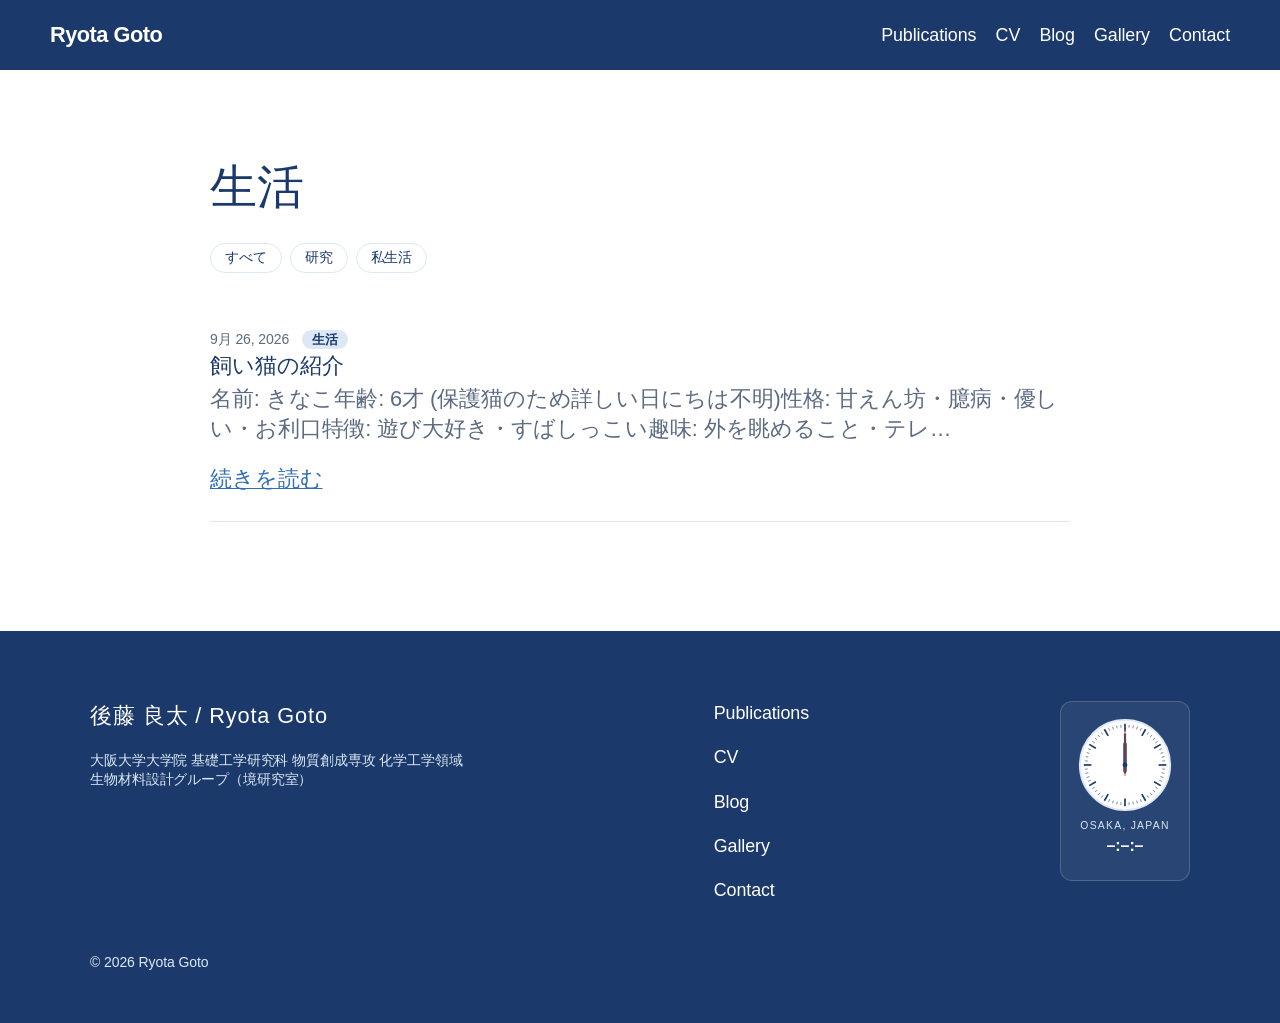
<file: site/category/life/index.html>
<!DOCTYPE html>
<html lang="ja">
<head><meta charset="UTF-8">
	
	<meta name="viewport" content="width=device-width, initial-scale=1">
<meta name="robots" content="max-image-preview:large">
<meta name="google-site-verification" content="NAGAGIV8cYt2ThEVdOZjsJhklp0wHnk1jr2orELQb4M">
<title>生活 – Ryota Goto</title>
<link rel="alternate" type="application/rss+xml" title="Ryota Goto » フィード" href="https://ryotakashiwagigoto.github.io/feed/">
<link rel="alternate" type="application/rss+xml" title="Ryota Goto » コメントフィード" href="https://ryotakashiwagigoto.github.io/comments/feed/">
<link rel="alternate" type="application/rss+xml" title="Ryota Goto » 生活 カテゴリーのフィード" href="https://ryotakashiwagigoto.github.io/category/life/feed/">
<style id="wp-img-auto-sizes-contain-inline-css">
img:is([sizes=auto i],[sizes^="auto," i]){contain-intrinsic-size:3000px 1500px}
/*# sourceURL=wp-img-auto-sizes-contain-inline-css */
</style>
<style id="wp-block-site-title-inline-css">
.wp-block-site-title{box-sizing:border-box}.wp-block-site-title :where(a){color:inherit;font-family:inherit;font-size:inherit;font-style:inherit;font-weight:inherit;letter-spacing:inherit;line-height:inherit;text-decoration:inherit}
/*# sourceURL=https://ryotakashiwagigoto.github.io/wp-includes/blocks/site-title/style.min.css */
</style>
<style id="wp-block-navigation-link-inline-css">
.wp-block-navigation .wp-block-navigation-item__label{overflow-wrap:break-word}.wp-block-navigation .wp-block-navigation-item__description{display:none}.link-ui-tools{outline:1px solid #f0f0f0;padding:8px}.link-ui-block-inserter{padding-top:8px}.link-ui-block-inserter__back{margin-left:8px;text-transform:uppercase}
/*# sourceURL=https://ryotakashiwagigoto.github.io/wp-includes/blocks/navigation-link/style.min.css */
</style>
<style id="wp-block-navigation-inline-css">
.wp-block-navigation{position:relative}.wp-block-navigation ul{margin-bottom:0;margin-left:0;margin-top:0;padding-left:0}.wp-block-navigation ul,.wp-block-navigation ul li{list-style:none}.wp-block-navigation .wp-block-navigation-item{align-items:center;background-color:inherit;display:flex;position:relative}.wp-block-navigation .wp-block-navigation-item .wp-block-navigation__submenu-container:empty{display:none}.wp-block-navigation .wp-block-navigation-item__content{display:block;z-index:1}.wp-block-navigation .wp-block-navigation-item__content.wp-block-navigation-item__content{color:inherit}.wp-block-navigation.has-text-decoration-underline .wp-block-navigation-item__content,.wp-block-navigation.has-text-decoration-underline .wp-block-navigation-item__content:active,.wp-block-navigation.has-text-decoration-underline .wp-block-navigation-item__content:focus{text-decoration:underline}.wp-block-navigation.has-text-decoration-line-through .wp-block-navigation-item__content,.wp-block-navigation.has-text-decoration-line-through .wp-block-navigation-item__content:active,.wp-block-navigation.has-text-decoration-line-through .wp-block-navigation-item__content:focus{text-decoration:line-through}.wp-block-navigation :where(a),.wp-block-navigation :where(a:active),.wp-block-navigation :where(a:focus){text-decoration:none}.wp-block-navigation .wp-block-navigation__submenu-icon{align-self:center;background-color:inherit;border:none;color:currentColor;display:inline-block;font-size:inherit;height:.6em;line-height:0;margin-left:.25em;padding:0;width:.6em}.wp-block-navigation .wp-block-navigation__submenu-icon svg{stroke:currentColor;display:inline-block;height:inherit;margin-top:.075em;width:inherit}.wp-block-navigation{--navigation-layout-justification-setting:flex-start;--navigation-layout-direction:row;--navigation-layout-wrap:wrap;--navigation-layout-justify:flex-start;--navigation-layout-align:center}.wp-block-navigation.is-vertical{--navigation-layout-direction:column;--navigation-layout-justify:initial;--navigation-layout-align:flex-start}.wp-block-navigation.no-wrap{--navigation-layout-wrap:nowrap}.wp-block-navigation.items-justified-center{--navigation-layout-justification-setting:center;--navigation-layout-justify:center}.wp-block-navigation.items-justified-center.is-vertical{--navigation-layout-align:center}.wp-block-navigation.items-justified-right{--navigation-layout-justification-setting:flex-end;--navigation-layout-justify:flex-end}.wp-block-navigation.items-justified-right.is-vertical{--navigation-layout-align:flex-end}.wp-block-navigation.items-justified-space-between{--navigation-layout-justification-setting:space-between;--navigation-layout-justify:space-between}:where(.wp-block-navigation) ul li{padding:0}.wp-block-navigation .has-child .wp-block-navigation__submenu-container{align-items:normal;background-color:inherit;color:inherit;display:flex;flex-direction:column;opacity:0;position:absolute;z-index:2}@media not (prefers-reduced-motion){.wp-block-navigation .has-child .wp-block-navigation__submenu-container{transition:opacity .1s linear}}.wp-block-navigation .has-child .wp-block-navigation__submenu-container{height:0;overflow:hidden;visibility:hidden;width:0}.wp-block-navigation .has-child .wp-block-navigation__submenu-container>.wp-block-navigation-item>.wp-block-navigation-item__content{display:flex;flex-grow:1;padding:.5em 1em}.wp-block-navigation .has-child .wp-block-navigation__submenu-container>.wp-block-navigation-item>.wp-block-navigation-item__content .wp-block-navigation__submenu-icon{margin-left:auto;margin-right:0}.wp-block-navigation .has-child .wp-block-navigation__submenu-container .wp-block-navigation-item__content{margin:0}.wp-block-navigation .has-child .wp-block-navigation__submenu-container{left:-1px;top:100%}@media (min-width:782px){.wp-block-navigation .has-child .wp-block-navigation__submenu-container .wp-block-navigation__submenu-container{left:100%;top:-1px}.wp-block-navigation .has-child .wp-block-navigation__submenu-container .wp-block-navigation__submenu-container:before{background:transparent;content:"";display:block;height:100%;position:absolute;right:100%;width:.5em}.wp-block-navigation .has-child .wp-block-navigation__submenu-container .wp-block-navigation__submenu-icon{margin-right:.25em}.wp-block-navigation .has-child .wp-block-navigation__submenu-container .wp-block-navigation__submenu-icon svg{transform:rotate(-90deg)}}@media (hover:hover){.wp-block-navigation .has-child:not(.open-on-click):hover>.wp-block-navigation__submenu-container{height:auto;min-width:200px;opacity:1;overflow:visible;visibility:visible;width:auto}}.wp-block-navigation .has-child .wp-block-navigation-submenu__toggle[aria-expanded=true]~.wp-block-navigation__submenu-container,.wp-block-navigation .has-child:not(.open-on-click):not(.open-on-hover-click):focus-within>.wp-block-navigation__submenu-container{height:auto;min-width:200px;opacity:1;overflow:visible;visibility:visible;width:auto}.wp-block-navigation .has-child.open-always{align-items:var(--navigation-layout-align,initial);flex-direction:var(--navigation-layout-direction,initial);flex-wrap:var(--navigation-layout-wrap,wrap);gap:var(--wp--style--block-gap,2em)}.wp-block-navigation .has-child.open-always,.wp-block-navigation .has-child.open-always .wp-block-navigation-item{justify-content:var(--navigation-layout-justify,initial)}.wp-block-navigation .has-child.open-always .wp-block-navigation__submenu-container,.wp-block-navigation .has-child.open-always.wp-block-navigation-submenu{gap:var(--wp--style--block-gap,2em)}.wp-block-navigation .has-child.open-always .wp-block-navigation-item,.wp-block-navigation .has-child.open-always .wp-block-navigation__submenu-container,.wp-block-navigation .has-child.open-always.wp-block-navigation-submenu{padding-bottom:0;padding-top:0}.wp-block-navigation .has-child.open-always .wp-block-navigation__submenu-container{padding-left:var(--wp--style--block-gap,2em);padding-right:var(--wp--style--block-gap,2em)}.wp-block-navigation .has-child.open-always .wp-block-navigation__submenu-container .wp-block-navigation-item__content{padding:0}.wp-block-navigation .has-child.open-always .wp-block-navigation__submenu-container>.wp-block-navigation-item>.wp-block-navigation-item__content,.wp-block-navigation .has-child.open-always>.wp-block-navigation-item__content{flex-grow:0}.wp-block-navigation .has-child.open-always>.wp-block-navigation__submenu-container{background-color:transparent;border:none;color:inherit;flex-basis:100%;height:auto;opacity:1;overflow:visible;position:static;visibility:visible;width:auto}.wp-block-navigation.has-background .has-child .wp-block-navigation__submenu-container{left:0;top:100%}@media (min-width:782px){.wp-block-navigation.has-background .has-child .wp-block-navigation__submenu-container .wp-block-navigation__submenu-container{left:100%;top:0}}.wp-block-navigation-submenu{display:flex;position:relative}.wp-block-navigation-submenu .wp-block-navigation__submenu-icon svg{stroke:currentColor}button.wp-block-navigation-item__content{background-color:transparent;border:none;color:currentColor;font-family:inherit;font-size:inherit;font-style:inherit;font-weight:inherit;letter-spacing:inherit;line-height:inherit;text-align:left;text-transform:inherit}.wp-block-navigation-submenu__toggle{cursor:pointer}.wp-block-navigation-submenu__toggle[aria-expanded=true]+.wp-block-navigation__submenu-icon>svg,.wp-block-navigation-submenu__toggle[aria-expanded=true]>svg{transform:rotate(180deg)}.wp-block-navigation-item.open-on-click .wp-block-navigation-submenu__toggle{padding-left:0;padding-right:.85em}.wp-block-navigation-item.open-on-click .wp-block-navigation-submenu__toggle+.wp-block-navigation__submenu-icon{margin-left:-.6em;pointer-events:none}.wp-block-navigation-item.open-on-click button.wp-block-navigation-item__content:not(.wp-block-navigation-submenu__toggle){padding:0}.wp-block-navigation .wp-block-page-list,.wp-block-navigation__container,.wp-block-navigation__responsive-close,.wp-block-navigation__responsive-container,.wp-block-navigation__responsive-container-content,.wp-block-navigation__responsive-dialog{gap:inherit}:where(.wp-block-navigation.has-background .wp-block-navigation-item a:not(.wp-element-button)),:where(.wp-block-navigation.has-background .wp-block-navigation-submenu a:not(.wp-element-button)){padding:.5em 1em}:where(.wp-block-navigation .wp-block-navigation__submenu-container .wp-block-navigation-item a:not(.wp-element-button)),:where(.wp-block-navigation .wp-block-navigation__submenu-container .wp-block-navigation-submenu a:not(.wp-element-button)),:where(.wp-block-navigation .wp-block-navigation__submenu-container .wp-block-navigation-submenu button.wp-block-navigation-item__content),:where(.wp-block-navigation .wp-block-navigation__submenu-container .wp-block-pages-list__item button.wp-block-navigation-item__content){padding:.5em 1em}.wp-block-navigation.items-justified-right .wp-block-navigation__container .has-child .wp-block-navigation__submenu-container,.wp-block-navigation.items-justified-right .wp-block-page-list>.has-child .wp-block-navigation__submenu-container,.wp-block-navigation.items-justified-space-between .wp-block-page-list>.has-child:last-child .wp-block-navigation__submenu-container,.wp-block-navigation.items-justified-space-between>.wp-block-navigation__container>.has-child:last-child .wp-block-navigation__submenu-container{left:auto;right:0}.wp-block-navigation.items-justified-right .wp-block-navigation__container .has-child .wp-block-navigation__submenu-container .wp-block-navigation__submenu-container,.wp-block-navigation.items-justified-right .wp-block-page-list>.has-child .wp-block-navigation__submenu-container .wp-block-navigation__submenu-container,.wp-block-navigation.items-justified-space-between .wp-block-page-list>.has-child:last-child .wp-block-navigation__submenu-container .wp-block-navigation__submenu-container,.wp-block-navigation.items-justified-space-between>.wp-block-navigation__container>.has-child:last-child .wp-block-navigation__submenu-container .wp-block-navigation__submenu-container{left:-1px;right:-1px}@media (min-width:782px){.wp-block-navigation.items-justified-right .wp-block-navigation__container .has-child .wp-block-navigation__submenu-container .wp-block-navigation__submenu-container,.wp-block-navigation.items-justified-right .wp-block-page-list>.has-child .wp-block-navigation__submenu-container .wp-block-navigation__submenu-container,.wp-block-navigation.items-justified-space-between .wp-block-page-list>.has-child:last-child .wp-block-navigation__submenu-container .wp-block-navigation__submenu-container,.wp-block-navigation.items-justified-space-between>.wp-block-navigation__container>.has-child:last-child .wp-block-navigation__submenu-container .wp-block-navigation__submenu-container{left:auto;right:100%}}.wp-block-navigation:not(.has-background) .wp-block-navigation__submenu-container{background-color:#fff;border:1px solid rgba(0,0,0,.15)}.wp-block-navigation.has-background .wp-block-navigation__submenu-container{background-color:inherit}.wp-block-navigation:not(.has-text-color) .wp-block-navigation__submenu-container{color:#000}.wp-block-navigation__container{align-items:var(--navigation-layout-align,initial);display:flex;flex-direction:var(--navigation-layout-direction,initial);flex-wrap:var(--navigation-layout-wrap,wrap);justify-content:var(--navigation-layout-justify,initial);list-style:none;margin:0;padding-left:0}.wp-block-navigation__container .is-responsive{display:none}.wp-block-navigation__container:only-child,.wp-block-page-list:only-child{flex-grow:1}@keyframes overlay-menu__fade-in-animation{0%{opacity:0;transform:translateY(.5em)}to{opacity:1;transform:translateY(0)}}.wp-block-navigation__responsive-container{bottom:0;display:none;left:0;position:fixed;right:0;top:0}.wp-block-navigation__responsive-container :where(.wp-block-navigation-item a){color:inherit}.wp-block-navigation__responsive-container .wp-block-navigation__responsive-container-content{align-items:var(--navigation-layout-align,initial);display:flex;flex-direction:var(--navigation-layout-direction,initial);flex-wrap:var(--navigation-layout-wrap,wrap);justify-content:var(--navigation-layout-justify,initial)}.wp-block-navigation__responsive-container:not(.is-menu-open.is-menu-open){background-color:inherit!important;color:inherit!important}.wp-block-navigation__responsive-container.is-menu-open{background-color:inherit;display:flex;flex-direction:column}@media not (prefers-reduced-motion){.wp-block-navigation__responsive-container.is-menu-open{animation:overlay-menu__fade-in-animation .1s ease-out;animation-fill-mode:forwards}}.wp-block-navigation__responsive-container.is-menu-open:not(.disable-default-overlay){padding:clamp(1rem,var(--wp--style--root--padding-top),20rem) clamp(1rem,var(--wp--style--root--padding-right),20rem) clamp(1rem,var(--wp--style--root--padding-bottom),20rem) clamp(1rem,var(--wp--style--root--padding-left),20rem)}.wp-block-navigation__responsive-container.is-menu-open{overflow:auto;z-index:100000}.wp-block-navigation__responsive-container.is-menu-open:not(.disable-default-overlay) .wp-block-navigation__responsive-container-content{padding-top:calc(2rem + 24px)}.wp-block-navigation__responsive-container.is-menu-open:where(:not(.disable-default-overlay)) .wp-block-navigation__responsive-container-content{align-items:var(--navigation-layout-justification-setting,inherit);display:flex;flex-direction:column;flex-wrap:nowrap;overflow:visible}.wp-block-navigation__responsive-container.is-menu-open:where(:not(.disable-default-overlay)) .wp-block-navigation__responsive-container-content,.wp-block-navigation__responsive-container.is-menu-open:where(:not(.disable-default-overlay)) .wp-block-navigation__responsive-container-content .wp-block-navigation__container,.wp-block-navigation__responsive-container.is-menu-open:where(:not(.disable-default-overlay)) .wp-block-navigation__responsive-container-content .wp-block-page-list{justify-content:flex-start}.wp-block-navigation__responsive-container.is-menu-open:where(:not(.disable-default-overlay)) .wp-block-navigation__responsive-container-content .wp-block-navigation__submenu-icon{display:none}.wp-block-navigation__responsive-container.is-menu-open:where(:not(.disable-default-overlay)) .wp-block-navigation__responsive-container-content .has-child .wp-block-navigation__submenu-container{border:none;height:auto;min-width:200px;opacity:1;overflow:initial;padding-left:2rem;padding-right:2rem;position:static;visibility:visible;width:auto}.wp-block-navigation__responsive-container.is-menu-open:where(:not(.disable-default-overlay)) .wp-block-navigation__responsive-container-content .wp-block-navigation__container,.wp-block-navigation__responsive-container.is-menu-open:where(:not(.disable-default-overlay)) .wp-block-navigation__responsive-container-content .wp-block-navigation__submenu-container{gap:inherit}.wp-block-navigation__responsive-container.is-menu-open:where(:not(.disable-default-overlay)) .wp-block-navigation__responsive-container-content .wp-block-navigation__submenu-container{padding-top:var(--wp--style--block-gap,2em)}.wp-block-navigation__responsive-container.is-menu-open:where(:not(.disable-default-overlay)) .wp-block-navigation__responsive-container-content .wp-block-navigation-item__content{padding:0}.wp-block-navigation__responsive-container.is-menu-open:where(:not(.disable-default-overlay)) .wp-block-navigation__responsive-container-content .wp-block-navigation-item,.wp-block-navigation__responsive-container.is-menu-open:where(:not(.disable-default-overlay)) .wp-block-navigation__responsive-container-content .wp-block-navigation__container,.wp-block-navigation__responsive-container.is-menu-open:where(:not(.disable-default-overlay)) .wp-block-navigation__responsive-container-content .wp-block-page-list{align-items:var(--navigation-layout-justification-setting,initial);display:flex;flex-direction:column}.wp-block-navigation__responsive-container.is-menu-open:where(:not(.disable-default-overlay)) .wp-block-navigation-item,.wp-block-navigation__responsive-container.is-menu-open:where(:not(.disable-default-overlay)) .wp-block-navigation-item .wp-block-navigation__submenu-container,.wp-block-navigation__responsive-container.is-menu-open:where(:not(.disable-default-overlay)) .wp-block-navigation__container,.wp-block-navigation__responsive-container.is-menu-open:where(:not(.disable-default-overlay)) .wp-block-page-list{background:transparent!important;color:inherit!important}.wp-block-navigation__responsive-container.is-menu-open:where(:not(.disable-default-overlay)) .wp-block-navigation__submenu-container.wp-block-navigation__submenu-container.wp-block-navigation__submenu-container.wp-block-navigation__submenu-container{left:auto;right:auto}.wp-block-navigation__responsive-container.disable-default-overlay .wp-block-navigation__overlay-container{display:none;width:100%}.wp-block-navigation__responsive-container.disable-default-overlay .wp-block-navigation__responsive-close{max-width:none}.wp-block-navigation__responsive-container.disable-default-overlay.is-menu-open .wp-block-navigation__responsive-container-content>:not(.wp-block-navigation__overlay-container){display:none}.wp-block-navigation__responsive-container.disable-default-overlay.is-menu-open .wp-block-navigation__responsive-container-content .wp-block-navigation__overlay-container{display:block}.wp-block-navigation__responsive-container.disable-default-overlay.is-menu-open .wp-block-navigation__responsive-container-content .wp-block-navigation__overlay-container .wp-block-navigation__submenu-container{left:0;right:auto}@media (min-width:600px){.wp-block-navigation__responsive-container:not(.hidden-by-default):not(.is-menu-open){background-color:inherit;display:block;position:relative;width:100%;z-index:auto}.wp-block-navigation__responsive-container:not(.hidden-by-default):not(.is-menu-open) .wp-block-navigation__responsive-container-close{display:none}.wp-block-navigation__responsive-container.is-menu-open .wp-block-navigation__submenu-container.wp-block-navigation__submenu-container.wp-block-navigation__submenu-container.wp-block-navigation__submenu-container{left:0}}.wp-block-navigation:not(.has-background) .wp-block-navigation__responsive-container.is-menu-open:not(.disable-default-overlay){background-color:#fff}.wp-block-navigation:not(.has-text-color) .wp-block-navigation__responsive-container.is-menu-open:not(.disable-default-overlay){color:#000}.wp-block-navigation__toggle_button_label{font-size:1rem;font-weight:700}.wp-block-navigation__responsive-container-close,.wp-block-navigation__responsive-container-open{background:transparent;border:none;color:currentColor;cursor:pointer;margin:0;padding:0;text-transform:inherit;vertical-align:middle}.wp-block-navigation__responsive-container-close svg,.wp-block-navigation__responsive-container-open svg{fill:currentColor;display:block;height:24px;pointer-events:none;width:24px}.wp-block-navigation__responsive-container-open{display:flex}.wp-block-navigation__responsive-container-open.wp-block-navigation__responsive-container-open.wp-block-navigation__responsive-container-open{font-family:inherit;font-size:inherit;font-weight:inherit}@media (min-width:600px){.wp-block-navigation__responsive-container-open:not(.always-shown){display:none}}.wp-block-navigation__responsive-container-close{position:absolute;right:0;top:0;z-index:2}.wp-block-navigation__responsive-container-close.wp-block-navigation__responsive-container-close.wp-block-navigation__responsive-container-close{font-family:inherit;font-size:inherit;font-weight:inherit}.disable-default-overlay .wp-block-navigation__responsive-container-close{right:clamp(1rem,var(--wp--style--root--padding-left),20rem);top:clamp(1rem,var(--wp--style--root--padding-left),20rem)}.wp-block-navigation__responsive-close{width:100%}.has-modal-open .wp-block-navigation__responsive-close{margin-left:auto;margin-right:auto;max-width:var(--wp--style--global--wide-size,100%)}.wp-block-navigation__responsive-close:focus{outline:none}.is-menu-open .wp-block-navigation__responsive-close,.is-menu-open .wp-block-navigation__responsive-container-content,.is-menu-open .wp-block-navigation__responsive-dialog{box-sizing:border-box}.wp-block-navigation__responsive-dialog{position:relative}.has-modal-open .admin-bar .is-menu-open:where(:not(.disable-default-overlay)) .wp-block-navigation__responsive-dialog{margin-top:46px}@media (min-width:782px){.has-modal-open .admin-bar .is-menu-open:where(:not(.disable-default-overlay)) .wp-block-navigation__responsive-dialog{margin-top:32px}}html.has-modal-open{overflow:hidden}
/*# sourceURL=https://ryotakashiwagigoto.github.io/wp-includes/blocks/navigation/style.min.css */
</style>
<style id="wp-block-group-inline-css">
.wp-block-group{box-sizing:border-box}:where(.wp-block-group.wp-block-group-is-layout-constrained){position:relative}
/*# sourceURL=https://ryotakashiwagigoto.github.io/wp-includes/blocks/group/style.min.css */
</style>
<style id="wp-block-query-title-inline-css">
.wp-block-query-title{box-sizing:border-box}
/*# sourceURL=https://ryotakashiwagigoto.github.io/wp-includes/blocks/query-title/style.min.css */
</style>
<style id="wp-block-paragraph-inline-css">
.is-small-text{font-size:.875em}.is-regular-text{font-size:1em}.is-large-text{font-size:2.25em}.is-larger-text{font-size:3em}.has-drop-cap:not(:focus):first-letter{float:left;font-size:8.4em;font-style:normal;font-weight:100;line-height:.68;margin:.05em .1em 0 0;text-transform:uppercase}body.rtl .has-drop-cap:not(:focus):first-letter{float:none;margin-left:.1em}p.has-drop-cap.has-background{overflow:hidden}:root :where(p.has-background){padding:1.25em 2.375em}:where(p.has-text-color:not(.has-link-color)) a{color:inherit}p.has-text-align-left[style*="writing-mode:vertical-lr"],p.has-text-align-right[style*="writing-mode:vertical-rl"]{rotate:180deg}
/*# sourceURL=https://ryotakashiwagigoto.github.io/wp-includes/blocks/paragraph/style.min.css */
</style>
<style id="wp-block-post-date-inline-css">
.wp-block-post-date{box-sizing:border-box}
/*# sourceURL=https://ryotakashiwagigoto.github.io/wp-includes/blocks/post-date/style.min.css */
</style>
<style id="wp-block-post-terms-inline-css">
.wp-block-post-terms{box-sizing:border-box}.wp-block-post-terms .wp-block-post-terms__separator{white-space:pre-wrap}
/*# sourceURL=https://ryotakashiwagigoto.github.io/wp-includes/blocks/post-terms/style.min.css */
</style>
<style id="wp-block-post-title-inline-css">
.wp-block-post-title{box-sizing:border-box;word-break:break-word}.wp-block-post-title :where(a){display:inline-block;font-family:inherit;font-size:inherit;font-style:inherit;font-weight:inherit;letter-spacing:inherit;line-height:inherit;text-decoration:inherit}
/*# sourceURL=https://ryotakashiwagigoto.github.io/wp-includes/blocks/post-title/style.min.css */
</style>
<style id="wp-block-post-excerpt-inline-css">
:where(.wp-block-post-excerpt){box-sizing:border-box;margin-bottom:var(--wp--style--block-gap);margin-top:var(--wp--style--block-gap)}.wp-block-post-excerpt__excerpt{margin-bottom:0;margin-top:0}.wp-block-post-excerpt__more-text{margin-bottom:0;margin-top:var(--wp--style--block-gap)}.wp-block-post-excerpt__more-link{display:inline-block}
/*# sourceURL=https://ryotakashiwagigoto.github.io/wp-includes/blocks/post-excerpt/style.min.css */
</style>
<style id="wp-block-post-template-inline-css">
.wp-block-post-template{box-sizing:border-box;list-style:none;margin-bottom:0;margin-top:0;max-width:100%;padding:0}.wp-block-post-template.is-flex-container{display:flex;flex-direction:row;flex-wrap:wrap;gap:1.25em}.wp-block-post-template.is-flex-container>li{margin:0;width:100%}@media (min-width:600px){.wp-block-post-template.is-flex-container.is-flex-container.columns-2>li{width:calc(50% - .625em)}.wp-block-post-template.is-flex-container.is-flex-container.columns-3>li{width:calc(33.33333% - .83333em)}.wp-block-post-template.is-flex-container.is-flex-container.columns-4>li{width:calc(25% - .9375em)}.wp-block-post-template.is-flex-container.is-flex-container.columns-5>li{width:calc(20% - 1em)}.wp-block-post-template.is-flex-container.is-flex-container.columns-6>li{width:calc(16.66667% - 1.04167em)}}@media (max-width:600px){.wp-block-post-template-is-layout-grid[class*=columns-]:not(.has-native-responsive-grid){grid-template-columns:1fr}}.wp-block-post-template-is-layout-constrained>li>.alignright,.wp-block-post-template-is-layout-flow>li>.alignright{float:right;margin-inline-end:0;margin-inline-start:2em}.wp-block-post-template-is-layout-constrained>li>.alignleft,.wp-block-post-template-is-layout-flow>li>.alignleft{float:left;margin-inline-end:2em;margin-inline-start:0}.wp-block-post-template-is-layout-constrained>li>.aligncenter,.wp-block-post-template-is-layout-flow>li>.aligncenter{margin-inline-end:auto;margin-inline-start:auto}
/*# sourceURL=https://ryotakashiwagigoto.github.io/wp-includes/blocks/post-template/style.min.css */
</style>
<style id="wp-emoji-styles-inline-css">

	img.wp-smiley, img.emoji {
		display: inline !important;
		border: none !important;
		box-shadow: none !important;
		height: 1em !important;
		width: 1em !important;
		margin: 0 0.07em !important;
		vertical-align: -0.1em !important;
		background: none !important;
		padding: 0 !important;
	}
/*# sourceURL=wp-emoji-styles-inline-css */
</style>
<style id="wp-block-library-inline-css">
:root{--wp-block-synced-color:#7a00df;--wp-block-synced-color--rgb:122,0,223;--wp-bound-block-color:var(--wp-block-synced-color);--wp-editor-canvas-background:#ddd;--wp-admin-theme-color:#007cba;--wp-admin-theme-color--rgb:0,124,186;--wp-admin-theme-color-darker-10:#006ba1;--wp-admin-theme-color-darker-10--rgb:0,107,160.5;--wp-admin-theme-color-darker-20:#005a87;--wp-admin-theme-color-darker-20--rgb:0,90,135;--wp-admin-border-width-focus:2px}@media (min-resolution:192dpi){:root{--wp-admin-border-width-focus:1.5px}}.wp-element-button{cursor:pointer}:root .has-very-light-gray-background-color{background-color:#eee}:root .has-very-dark-gray-background-color{background-color:#313131}:root .has-very-light-gray-color{color:#eee}:root .has-very-dark-gray-color{color:#313131}:root .has-vivid-green-cyan-to-vivid-cyan-blue-gradient-background{background:linear-gradient(135deg,#00d084,#0693e3)}:root .has-purple-crush-gradient-background{background:linear-gradient(135deg,#34e2e4,#4721fb 50%,#ab1dfe)}:root .has-hazy-dawn-gradient-background{background:linear-gradient(135deg,#faaca8,#dad0ec)}:root .has-subdued-olive-gradient-background{background:linear-gradient(135deg,#fafae1,#67a671)}:root .has-atomic-cream-gradient-background{background:linear-gradient(135deg,#fdd79a,#004a59)}:root .has-nightshade-gradient-background{background:linear-gradient(135deg,#330968,#31cdcf)}:root .has-midnight-gradient-background{background:linear-gradient(135deg,#020381,#2874fc)}:root{--wp--preset--font-size--normal:16px;--wp--preset--font-size--huge:42px}.has-regular-font-size{font-size:1em}.has-larger-font-size{font-size:2.625em}.has-normal-font-size{font-size:var(--wp--preset--font-size--normal)}.has-huge-font-size{font-size:var(--wp--preset--font-size--huge)}:root .has-text-align-center{text-align:center}:root .has-text-align-left{text-align:left}:root .has-text-align-right{text-align:right}.has-fit-text{white-space:nowrap!important}#end-resizable-editor-section{display:none}.aligncenter{clear:both}.items-justified-left{justify-content:flex-start}.items-justified-center{justify-content:center}.items-justified-right{justify-content:flex-end}.items-justified-space-between{justify-content:space-between}.screen-reader-text{word-wrap:normal!important;border:0;clip-path:inset(50%);height:1px;margin:-1px;overflow:hidden;padding:0;position:absolute;width:1px;word-break:normal!important}.screen-reader-text:focus{background-color:#ddd;clip-path:none;color:#444;display:block;font-size:1em;height:auto;left:5px;line-height:normal;padding:15px 23px 14px;text-decoration:none;top:5px;width:auto;z-index:100000}html :where(.has-border-color){border-style:solid}html :where([style^=border-color],[style*=";border-color"],[style*="; border-color"]){border-style:solid}html :where([style^=border-top-color],[style*=";border-top-color"],[style*="; border-top-color"]){border-top-style:solid}html :where([style^=border-right-color],[style*=";border-right-color"],[style*="; border-right-color"]){border-right-style:solid}html :where([style^=border-bottom-color],[style*=";border-bottom-color"],[style*="; border-bottom-color"]){border-bottom-style:solid}html :where([style^=border-left-color],[style*=";border-left-color"],[style*="; border-left-color"]){border-left-style:solid}html :where([style^=border-width],[style*=";border-width"],[style*="; border-width"]){border-style:solid}html :where([style^=border-top-width],[style*=";border-top-width"],[style*="; border-top-width"]){border-top-style:solid}html :where([style^=border-right-width],[style*=";border-right-width"],[style*="; border-right-width"]){border-right-style:solid}html :where([style^=border-bottom-width],[style*=";border-bottom-width"],[style*="; border-bottom-width"]){border-bottom-style:solid}html :where([style^=border-left-width],[style*=";border-left-width"],[style*="; border-left-width"]){border-left-style:solid}html :where(img[class*=wp-image-]){height:auto;max-width:100%}:where(figure){margin:0 0 1em}html :where(.is-position-sticky){--wp-admin--admin-bar--position-offset:var(--wp-admin--admin-bar--height,0px)}@media screen and (max-width:600px){html :where(.is-position-sticky){--wp-admin--admin-bar--position-offset:0px}}
/*# sourceURL=/wp-includes/css/dist/block-library/common.min.css */
</style>
<style id="global-styles-inline-css">
:root{--wp--preset--aspect-ratio--square: 1;--wp--preset--aspect-ratio--4-3: 4/3;--wp--preset--aspect-ratio--3-4: 3/4;--wp--preset--aspect-ratio--3-2: 3/2;--wp--preset--aspect-ratio--2-3: 2/3;--wp--preset--aspect-ratio--16-9: 16/9;--wp--preset--aspect-ratio--9-16: 9/16;--wp--preset--color--black: #000000;--wp--preset--color--cyan-bluish-gray: #abb8c3;--wp--preset--color--white: #ffffff;--wp--preset--color--pale-pink: #f78da7;--wp--preset--color--vivid-red: #cf2e2e;--wp--preset--color--luminous-vivid-orange: #ff6900;--wp--preset--color--luminous-vivid-amber: #fcb900;--wp--preset--color--light-green-cyan: #7bdcb5;--wp--preset--color--vivid-green-cyan: #00d084;--wp--preset--color--pale-cyan-blue: #8ed1fc;--wp--preset--color--vivid-cyan-blue: #0693e3;--wp--preset--color--vivid-purple: #9b51e0;--wp--preset--color--base: #FFFFFF;--wp--preset--color--contrast: #13233F;--wp--preset--color--accent-1: #1B3A6B;--wp--preset--color--accent-2: #DCE8F5;--wp--preset--color--accent-3: #2F6DB5;--wp--preset--color--accent-4: #5C6B82;--wp--preset--color--accent-5: #F3F7FB;--wp--preset--color--accent-6: color-mix(in srgb, currentColor 20%, transparent);--wp--preset--gradient--vivid-cyan-blue-to-vivid-purple: linear-gradient(135deg,rgb(6,147,227) 0%,rgb(155,81,224) 100%);--wp--preset--gradient--light-green-cyan-to-vivid-green-cyan: linear-gradient(135deg,rgb(122,220,180) 0%,rgb(0,208,130) 100%);--wp--preset--gradient--luminous-vivid-amber-to-luminous-vivid-orange: linear-gradient(135deg,rgb(252,185,0) 0%,rgb(255,105,0) 100%);--wp--preset--gradient--luminous-vivid-orange-to-vivid-red: linear-gradient(135deg,rgb(255,105,0) 0%,rgb(207,46,46) 100%);--wp--preset--gradient--very-light-gray-to-cyan-bluish-gray: linear-gradient(135deg,rgb(238,238,238) 0%,rgb(169,184,195) 100%);--wp--preset--gradient--cool-to-warm-spectrum: linear-gradient(135deg,rgb(74,234,220) 0%,rgb(151,120,209) 20%,rgb(207,42,186) 40%,rgb(238,44,130) 60%,rgb(251,105,98) 80%,rgb(254,248,76) 100%);--wp--preset--gradient--blush-light-purple: linear-gradient(135deg,rgb(255,206,236) 0%,rgb(152,150,240) 100%);--wp--preset--gradient--blush-bordeaux: linear-gradient(135deg,rgb(254,205,165) 0%,rgb(254,45,45) 50%,rgb(107,0,62) 100%);--wp--preset--gradient--luminous-dusk: linear-gradient(135deg,rgb(255,203,112) 0%,rgb(199,81,192) 50%,rgb(65,88,208) 100%);--wp--preset--gradient--pale-ocean: linear-gradient(135deg,rgb(255,245,203) 0%,rgb(182,227,212) 50%,rgb(51,167,181) 100%);--wp--preset--gradient--electric-grass: linear-gradient(135deg,rgb(202,248,128) 0%,rgb(113,206,126) 100%);--wp--preset--gradient--midnight: linear-gradient(135deg,rgb(2,3,129) 0%,rgb(40,116,252) 100%);--wp--preset--font-size--small: 0.875rem;--wp--preset--font-size--medium: clamp(1rem, 1rem + ((1vw - 0.2rem) * 0.196), 1.125rem);--wp--preset--font-size--large: clamp(1.125rem, 1.125rem + ((1vw - 0.2rem) * 0.392), 1.375rem);--wp--preset--font-size--x-large: clamp(1.75rem, 1.75rem + ((1vw - 0.2rem) * 0.392), 2rem);--wp--preset--font-size--xx-large: clamp(2.15rem, 2.15rem + ((1vw - 0.2rem) * 1.333), 3rem);--wp--preset--font-family--manrope: Manrope, "Hiragino Sans", "Hiragino Kaku Gothic ProN", "Noto Sans JP", Meiryo, sans-serif;--wp--preset--font-family--fira-code: "Fira Code", monospace;--wp--preset--spacing--20: 10px;--wp--preset--spacing--30: 20px;--wp--preset--spacing--40: 30px;--wp--preset--spacing--50: clamp(30px, 5vw, 50px);--wp--preset--spacing--60: clamp(30px, 7vw, 70px);--wp--preset--spacing--70: clamp(50px, 7vw, 90px);--wp--preset--spacing--80: clamp(70px, 10vw, 140px);--wp--preset--shadow--natural: 6px 6px 9px rgba(0, 0, 0, 0.2);--wp--preset--shadow--deep: 12px 12px 50px rgba(0, 0, 0, 0.4);--wp--preset--shadow--sharp: 6px 6px 0px rgba(0, 0, 0, 0.2);--wp--preset--shadow--outlined: 6px 6px 0px -3px rgb(255, 255, 255), 6px 6px rgb(0, 0, 0);--wp--preset--shadow--crisp: 6px 6px 0px rgb(0, 0, 0);}.wp-block-button{--wp--preset--dimension--25: 25%;--wp--preset--dimension--50: 50%;--wp--preset--dimension--75: 75%;--wp--preset--dimension--100: 100%;}:root { --wp--style--global--content-size: 645px;--wp--style--global--wide-size: 1340px; }:where(body) { margin: 0; }.wp-site-blocks { padding-top: var(--wp--style--root--padding-top); padding-bottom: var(--wp--style--root--padding-bottom); }.has-global-padding { padding-right: var(--wp--style--root--padding-right); padding-left: var(--wp--style--root--padding-left); }.has-global-padding > .alignfull { margin-right: calc(var(--wp--style--root--padding-right) * -1); margin-left: calc(var(--wp--style--root--padding-left) * -1); }.has-global-padding :where(:not(.alignfull.is-layout-flow) > .has-global-padding:not(.wp-block-block, .alignfull)) { padding-right: 0; padding-left: 0; }.has-global-padding :where(:not(.alignfull.is-layout-flow) > .has-global-padding:not(.wp-block-block, .alignfull)) > .alignfull { margin-left: 0; margin-right: 0; }.wp-site-blocks > .alignleft { float: left; margin-right: 2em; }.wp-site-blocks > .alignright { float: right; margin-left: 2em; }.wp-site-blocks > .aligncenter { justify-content: center; margin-left: auto; margin-right: auto; }:where(.wp-site-blocks) > * { margin-block-start: 1.2rem; margin-block-end: 0; }:where(.wp-site-blocks) > :first-child { margin-block-start: 0; }:where(.wp-site-blocks) > :last-child { margin-block-end: 0; }:root { --wp--style--block-gap: 1.2rem; }:root :where(.is-layout-flow) > :first-child{margin-block-start: 0;}:root :where(.is-layout-flow) > :last-child{margin-block-end: 0;}:root :where(.is-layout-flow) > *{margin-block-start: 1.2rem;margin-block-end: 0;}:root :where(.is-layout-constrained) > :first-child{margin-block-start: 0;}:root :where(.is-layout-constrained) > :last-child{margin-block-end: 0;}:root :where(.is-layout-constrained) > *{margin-block-start: 1.2rem;margin-block-end: 0;}:root :where(.is-layout-flex){gap: 1.2rem;}:root :where(.is-layout-grid){gap: 1.2rem;}.is-layout-flow > .alignleft{float: left;margin-inline-start: 0;margin-inline-end: 2em;}.is-layout-flow > .alignright{float: right;margin-inline-start: 2em;margin-inline-end: 0;}.is-layout-flow > .aligncenter{margin-left: auto !important;margin-right: auto !important;}.is-layout-constrained > .alignleft{float: left;margin-inline-start: 0;margin-inline-end: 2em;}.is-layout-constrained > .alignright{float: right;margin-inline-start: 2em;margin-inline-end: 0;}.is-layout-constrained > .aligncenter{margin-left: auto !important;margin-right: auto !important;}.is-layout-constrained > :where(:not(.alignleft):not(.alignright):not(.alignfull)){max-width: var(--wp--style--global--content-size);margin-left: auto !important;margin-right: auto !important;}.is-layout-constrained > .alignwide{max-width: var(--wp--style--global--wide-size);}body .is-layout-flex{display: flex;}.is-layout-flex{flex-wrap: wrap;align-items: center;}.is-layout-flex > :is(*, div){margin: 0;}body .is-layout-grid{display: grid;}.is-layout-grid > :is(*, div){margin: 0;}body{background-color: var(--wp--preset--color--base);color: var(--wp--preset--color--contrast);font-family: var(--wp--preset--font-family--manrope);font-size: var(--wp--preset--font-size--large);font-weight: 300;letter-spacing: -0.1px;line-height: 1.4;--wp--style--root--padding-top: 0px;--wp--style--root--padding-right: var(--wp--preset--spacing--50);--wp--style--root--padding-bottom: 0px;--wp--style--root--padding-left: var(--wp--preset--spacing--50);}a:where(:not(.wp-element-button)){color: var(--wp--preset--color--accent-3);}:root :where(a:where(:not(.wp-element-button)):hover){text-decoration: none;}h1, h2, h3, h4, h5, h6{color: var(--wp--preset--color--accent-1);font-weight: 400;letter-spacing: -0.1px;line-height: 1.125;}h1{font-size: var(--wp--preset--font-size--xx-large);}h2{font-size: var(--wp--preset--font-size--x-large);}h3{font-size: var(--wp--preset--font-size--large);}h4{font-size: var(--wp--preset--font-size--medium);}h5{font-size: var(--wp--preset--font-size--small);letter-spacing: 0.5px;}h6{font-size: var(--wp--preset--font-size--small);font-weight: 700;letter-spacing: 1.4px;text-transform: uppercase;}:root :where(.wp-element-button, .wp-block-button__link){background-color: var(--wp--preset--color--accent-1);border-width: 0;color: var(--wp--preset--color--base);font-family: inherit;font-size: var(--wp--preset--font-size--medium);font-style: inherit;font-weight: inherit;letter-spacing: inherit;line-height: inherit;padding-top: 1rem;padding-right: 2.25rem;padding-bottom: 1rem;padding-left: 2.25rem;text-decoration: none;text-transform: inherit;}:root :where(.wp-element-button:hover, .wp-block-button__link:hover){background-color: var(--wp--preset--color--accent-3);border-color: transparent;color: var(--wp--preset--color--base);}:root :where(.wp-element-button:focus, .wp-block-button__link:focus){outline-color: var(--wp--preset--color--accent-4);outline-offset: 2px;}:root :where(.wp-element-caption, .wp-block-audio figcaption, .wp-block-embed figcaption, .wp-block-gallery figcaption, .wp-block-image figcaption, .wp-block-table figcaption, .wp-block-video figcaption){font-size: var(--wp--preset--font-size--small);line-height: 1.4;}.has-black-color{color: var(--wp--preset--color--black) !important;}.has-cyan-bluish-gray-color{color: var(--wp--preset--color--cyan-bluish-gray) !important;}.has-white-color{color: var(--wp--preset--color--white) !important;}.has-pale-pink-color{color: var(--wp--preset--color--pale-pink) !important;}.has-vivid-red-color{color: var(--wp--preset--color--vivid-red) !important;}.has-luminous-vivid-orange-color{color: var(--wp--preset--color--luminous-vivid-orange) !important;}.has-luminous-vivid-amber-color{color: var(--wp--preset--color--luminous-vivid-amber) !important;}.has-light-green-cyan-color{color: var(--wp--preset--color--light-green-cyan) !important;}.has-vivid-green-cyan-color{color: var(--wp--preset--color--vivid-green-cyan) !important;}.has-pale-cyan-blue-color{color: var(--wp--preset--color--pale-cyan-blue) !important;}.has-vivid-cyan-blue-color{color: var(--wp--preset--color--vivid-cyan-blue) !important;}.has-vivid-purple-color{color: var(--wp--preset--color--vivid-purple) !important;}.has-base-color{color: var(--wp--preset--color--base) !important;}.has-contrast-color{color: var(--wp--preset--color--contrast) !important;}.has-accent-1-color{color: var(--wp--preset--color--accent-1) !important;}.has-accent-2-color{color: var(--wp--preset--color--accent-2) !important;}.has-accent-3-color{color: var(--wp--preset--color--accent-3) !important;}.has-accent-4-color{color: var(--wp--preset--color--accent-4) !important;}.has-accent-5-color{color: var(--wp--preset--color--accent-5) !important;}.has-accent-6-color{color: var(--wp--preset--color--accent-6) !important;}.has-black-background-color{background-color: var(--wp--preset--color--black) !important;}.has-cyan-bluish-gray-background-color{background-color: var(--wp--preset--color--cyan-bluish-gray) !important;}.has-white-background-color{background-color: var(--wp--preset--color--white) !important;}.has-pale-pink-background-color{background-color: var(--wp--preset--color--pale-pink) !important;}.has-vivid-red-background-color{background-color: var(--wp--preset--color--vivid-red) !important;}.has-luminous-vivid-orange-background-color{background-color: var(--wp--preset--color--luminous-vivid-orange) !important;}.has-luminous-vivid-amber-background-color{background-color: var(--wp--preset--color--luminous-vivid-amber) !important;}.has-light-green-cyan-background-color{background-color: var(--wp--preset--color--light-green-cyan) !important;}.has-vivid-green-cyan-background-color{background-color: var(--wp--preset--color--vivid-green-cyan) !important;}.has-pale-cyan-blue-background-color{background-color: var(--wp--preset--color--pale-cyan-blue) !important;}.has-vivid-cyan-blue-background-color{background-color: var(--wp--preset--color--vivid-cyan-blue) !important;}.has-vivid-purple-background-color{background-color: var(--wp--preset--color--vivid-purple) !important;}.has-base-background-color{background-color: var(--wp--preset--color--base) !important;}.has-contrast-background-color{background-color: var(--wp--preset--color--contrast) !important;}.has-accent-1-background-color{background-color: var(--wp--preset--color--accent-1) !important;}.has-accent-2-background-color{background-color: var(--wp--preset--color--accent-2) !important;}.has-accent-3-background-color{background-color: var(--wp--preset--color--accent-3) !important;}.has-accent-4-background-color{background-color: var(--wp--preset--color--accent-4) !important;}.has-accent-5-background-color{background-color: var(--wp--preset--color--accent-5) !important;}.has-accent-6-background-color{background-color: var(--wp--preset--color--accent-6) !important;}.has-black-border-color{border-color: var(--wp--preset--color--black) !important;}.has-cyan-bluish-gray-border-color{border-color: var(--wp--preset--color--cyan-bluish-gray) !important;}.has-white-border-color{border-color: var(--wp--preset--color--white) !important;}.has-pale-pink-border-color{border-color: var(--wp--preset--color--pale-pink) !important;}.has-vivid-red-border-color{border-color: var(--wp--preset--color--vivid-red) !important;}.has-luminous-vivid-orange-border-color{border-color: var(--wp--preset--color--luminous-vivid-orange) !important;}.has-luminous-vivid-amber-border-color{border-color: var(--wp--preset--color--luminous-vivid-amber) !important;}.has-light-green-cyan-border-color{border-color: var(--wp--preset--color--light-green-cyan) !important;}.has-vivid-green-cyan-border-color{border-color: var(--wp--preset--color--vivid-green-cyan) !important;}.has-pale-cyan-blue-border-color{border-color: var(--wp--preset--color--pale-cyan-blue) !important;}.has-vivid-cyan-blue-border-color{border-color: var(--wp--preset--color--vivid-cyan-blue) !important;}.has-vivid-purple-border-color{border-color: var(--wp--preset--color--vivid-purple) !important;}.has-base-border-color{border-color: var(--wp--preset--color--base) !important;}.has-contrast-border-color{border-color: var(--wp--preset--color--contrast) !important;}.has-accent-1-border-color{border-color: var(--wp--preset--color--accent-1) !important;}.has-accent-2-border-color{border-color: var(--wp--preset--color--accent-2) !important;}.has-accent-3-border-color{border-color: var(--wp--preset--color--accent-3) !important;}.has-accent-4-border-color{border-color: var(--wp--preset--color--accent-4) !important;}.has-accent-5-border-color{border-color: var(--wp--preset--color--accent-5) !important;}.has-accent-6-border-color{border-color: var(--wp--preset--color--accent-6) !important;}.has-vivid-cyan-blue-to-vivid-purple-gradient-background{background: var(--wp--preset--gradient--vivid-cyan-blue-to-vivid-purple) !important;}.has-light-green-cyan-to-vivid-green-cyan-gradient-background{background: var(--wp--preset--gradient--light-green-cyan-to-vivid-green-cyan) !important;}.has-luminous-vivid-amber-to-luminous-vivid-orange-gradient-background{background: var(--wp--preset--gradient--luminous-vivid-amber-to-luminous-vivid-orange) !important;}.has-luminous-vivid-orange-to-vivid-red-gradient-background{background: var(--wp--preset--gradient--luminous-vivid-orange-to-vivid-red) !important;}.has-very-light-gray-to-cyan-bluish-gray-gradient-background{background: var(--wp--preset--gradient--very-light-gray-to-cyan-bluish-gray) !important;}.has-cool-to-warm-spectrum-gradient-background{background: var(--wp--preset--gradient--cool-to-warm-spectrum) !important;}.has-blush-light-purple-gradient-background{background: var(--wp--preset--gradient--blush-light-purple) !important;}.has-blush-bordeaux-gradient-background{background: var(--wp--preset--gradient--blush-bordeaux) !important;}.has-luminous-dusk-gradient-background{background: var(--wp--preset--gradient--luminous-dusk) !important;}.has-pale-ocean-gradient-background{background: var(--wp--preset--gradient--pale-ocean) !important;}.has-electric-grass-gradient-background{background: var(--wp--preset--gradient--electric-grass) !important;}.has-midnight-gradient-background{background: var(--wp--preset--gradient--midnight) !important;}.has-small-font-size{font-size: var(--wp--preset--font-size--small) !important;}.has-medium-font-size{font-size: var(--wp--preset--font-size--medium) !important;}.has-large-font-size{font-size: var(--wp--preset--font-size--large) !important;}.has-x-large-font-size{font-size: var(--wp--preset--font-size--x-large) !important;}.has-xx-large-font-size{font-size: var(--wp--preset--font-size--xx-large) !important;}.has-manrope-font-family{font-family: var(--wp--preset--font-family--manrope) !important;}.has-fira-code-font-family{font-family: var(--wp--preset--font-family--fira-code) !important;}.front-hero .hero-name{font-size:clamp(2rem,1.4rem + 2.4vw,3.2rem);font-weight:500;letter-spacing:0.06em;margin-bottom:0}.front-hero .hero-name-en{margin-top:0.3em;letter-spacing:0.04em}.keyword-tags{gap:0.5rem;margin-top:var(--wp--preset--spacing--40)}.keyword-tags .keyword-tag{margin:0;padding:0.35em 0.95em;border-radius:999px;background:var(--wp--preset--color--accent-2);color:var(--wp--preset--color--accent-1);font-size:var(--wp--preset--font-size--small)}.hero-droplets{display:block;width:100%;max-width:420px;height:auto;margin-inline:auto}.front-news{padding-left:0;list-style:none}.front-news li{display:flex;gap:1.5rem;align-items:baseline;flex-wrap:wrap;padding:0.9rem 0;border-bottom:1px solid var(--wp--preset--color--accent-2)}.front-news .wp-block-latest-posts__post-date{order:-1;color:var(--wp--preset--color--accent-4);font-size:var(--wp--preset--font-size--small);min-width:7.5em}.rm-achievements .rm-heading{display:flex;align-items:baseline;gap:0.6rem;margin-top:var(--wp--preset--spacing--60);padding-bottom:0.4rem;border-bottom:2px solid var(--wp--preset--color--accent-1)}.rm-count{font-size:var(--wp--preset--font-size--small);color:var(--wp--preset--color--accent-4)}.rm-year{font-size:var(--wp--preset--font-size--medium);color:var(--wp--preset--color--accent-3);margin:1.6rem 0 0.4rem}.rm-list{margin:0;padding-left:1.8em}.rm-list--dated{list-style:none;padding-left:0}.rm-item{padding:0.7rem 0;border-bottom:1px solid var(--wp--preset--color--accent-2);line-height:1.7}.rm-list--dated .rm-item{display:grid;grid-template-columns:10.5em 1fr;gap:1rem}.rm-date{color:var(--wp--preset--color--accent-4);font-size:var(--wp--preset--font-size--small);padding-top:0.15em}.rm-title{font-weight:500;color:var(--wp--preset--color--accent-1)}.rm-sub{font-size:var(--wp--preset--font-size--small);color:var(--wp--preset--color--accent-4)}.rm-doi{font-size:var(--wp--preset--font-size--small);white-space:nowrap}.rm-badges{display:flex;flex-wrap:wrap;gap:0.4rem;margin-top:0.35rem}.rm-badge{font-size:0.75rem;padding:0.1em 0.7em;border-radius:999px;border:1px solid var(--wp--preset--color--accent-2);color:var(--wp--preset--color--accent-4)}.rm-badge--accent{background:var(--wp--preset--color--accent-2);border-color:var(--wp--preset--color--accent-2);color:var(--wp--preset--color--accent-1)}.rm-source{margin-top:var(--wp--preset--spacing--60);font-size:var(--wp--preset--font-size--small);color:var(--wp--preset--color--accent-4)}@media (max-width:600px){.rm-list--dated .rm-item{grid-template-columns:1fr;gap:0.2rem}}.contact-list{margin-top:var(--wp--preset--spacing--50);border-top:2px solid var(--wp--preset--color--accent-1)}.contact-list .contact-row{display:grid;grid-template-columns:8em 1fr;gap:0.3rem 1.5rem;padding:1.1rem 0;border-bottom:1px solid var(--wp--preset--color--accent-2)}.contact-list .contact-row>*{margin:0;grid-column:2}.contact-list .contact-row>.contact-label{grid-column:1;grid-row:1 / span 3;font-size:var(--wp--preset--font-size--small);font-weight:600;letter-spacing:0.08em;color:var(--wp--preset--color--accent-1);padding-top:0.2em}.contact-en{font-size:var(--wp--preset--font-size--small);color:var(--wp--preset--color--accent-4)}.contact-email a{font-size:var(--wp--preset--font-size--large);text-decoration:none}.contact-map{position:relative;width:100%;aspect-ratio:16 / 10;border-radius:8px;overflow:hidden;background:var(--wp--preset--color--accent-5)}.contact-map iframe{position:absolute;inset:0;width:100%;height:100%;border:0}.contact-map-link{margin-top:0.5rem;font-size:var(--wp--preset--font-size--small)}@media (max-width:600px){.contact-list .contact-row{grid-template-columns:1fr}.contact-list .contact-row>*,.contact-list .contact-row>.contact-label{grid-column:1;grid-row:auto}}.rm-body .rm-self{font-weight:700;color:var(--wp--preset--color--accent-1);text-decoration:underline;text-decoration-thickness:2px;text-decoration-color:var(--wp--preset--color--accent-3);text-underline-offset:3px}.blog-list .blog-item{padding:1.4rem 0;border-bottom:1px solid var(--wp--preset--color--accent-2)}.blog-list .blog-item>*{margin-block:0.3rem}.blog-list .wp-block-post-title a{text-decoration:none;color:var(--wp--preset--color--accent-1)}.blog-list .wp-block-post-title a:hover{text-decoration:underline}.blog-list .wp-block-post-excerpt__excerpt{color:var(--wp--preset--color--accent-4)}.news-more{text-align:right;margin-top:1rem}.blog-filter{display:flex;flex-wrap:wrap;gap:0.5rem;margin:var(--wp--preset--spacing--40) 0}.blog-filter a{padding:0.3em 1em;border:1px solid var(--wp--preset--color--accent-2);border-radius:999px;text-decoration:none;color:var(--wp--preset--color--accent-1)}.blog-filter a:hover{background:var(--wp--preset--color--accent-2)}.blog-meta{gap:0.8rem;align-items:center}.blog-cat a{display:inline-block;padding:0.05em 0.8em;border-radius:999px;background:var(--wp--preset--color--accent-2);color:var(--wp--preset--color--accent-1);text-decoration:none;font-size:0.8rem}.front-hero .hero-id{gap:1.5rem 2rem}.front-hero .hero-photo{margin:0;flex:0 0 auto}.front-hero .hero-photo img{width:200px;height:auto;border-radius:12px;border:4px solid #fff;box-shadow:0 0 0 1px var(--wp--preset--color--accent-2)}.front-hero .hero-id-text>*{margin-block:0.2rem}.goto-clock{background:var(--wp--preset--color--accent-5);border:1px solid var(--wp--preset--color--accent-2);border-radius:12px;padding:1.5rem 1.25rem;text-align:center;max-width:340px;margin-inline:auto}.goto-clock__face{width:170px;height:170px;display:block;margin:0 auto}.goto-clock .rim{fill:#fff;stroke:var(--wp--preset--color--accent-1);stroke-width:5}.goto-clock .tick{stroke:var(--wp--preset--color--accent-4);stroke-width:1.5}.goto-clock .tick--major{stroke:var(--wp--preset--color--accent-1);stroke-width:3.5}.goto-clock .hand{stroke-linecap:round}.goto-clock .hand--h{stroke:var(--wp--preset--color--accent-1);stroke-width:7}.goto-clock .hand--m{stroke:var(--wp--preset--color--accent-1);stroke-width:4.5}.goto-clock .hand--s{stroke:#D2463C;stroke-width:1.8}.goto-clock .pin{fill:var(--wp--preset--color--accent-1)}.goto-clock__place{margin:0.8rem 0 0;font-size:0.75rem;letter-spacing:0.12em;text-transform:uppercase;color:var(--wp--preset--color--accent-4)}.goto-clock__time{margin:0.1rem 0 0.8rem;font-size:1.35rem;font-weight:600;font-variant-numeric:tabular-nums;color:var(--wp--preset--color--accent-1)}.goto-cal__title{margin:0 0 0.4rem;font-weight:600;letter-spacing:0.06em;color:var(--wp--preset--color--accent-1)}.goto-cal__grid{width:100%;table-layout:fixed;border-collapse:collapse;font-variant-numeric:tabular-nums;font-size:0.9rem}.goto-cal__grid th{font-size:0.75rem;font-weight:600;color:var(--wp--preset--color--accent-4);padding:0.3rem 0}.goto-cal__grid td{padding:0.3rem 0;color:var(--wp--preset--color--contrast)}.goto-cal__grid .sun{color:#C0392B}.goto-cal__grid .sat{color:var(--wp--preset--color--accent-3)}.goto-cal__grid td.today{background:var(--wp--preset--color--accent-1);color:#fff;border-radius:6px;font-weight:700}.goto-clock--footer{background:rgba(255,255,255,0.06);border-color:rgba(255,255,255,0.18);padding:0.9rem 1rem;max-width:230px;margin:0}.goto-clock--footer .goto-clock__face{width:96px;height:96px}.goto-clock--footer .rim{stroke:var(--wp--preset--color--accent-2);stroke-width:4}.goto-clock--footer .goto-clock__place{margin-top:0.4rem;font-size:0.65rem;color:var(--wp--preset--color--accent-2)}.goto-clock--footer .goto-clock__time{font-size:1rem;margin-bottom:0.5rem;color:#fff}.goto-clock--footer .goto-cal__title{font-size:0.75rem;color:#fff}.goto-clock--footer .goto-cal__grid{font-size:0.7rem}.goto-clock--footer .goto-cal__grid th{font-size:0.6rem;color:var(--wp--preset--color--accent-2);padding:0.15rem 0}.goto-clock--footer .goto-cal__grid td{padding:0.15rem 0;color:#fff}.goto-clock--footer .goto-cal__grid .sun{color:#F2A7A0}.goto-clock--footer .goto-cal__grid .sat{color:#A9C8F0}.goto-clock--footer .goto-cal__grid td.today{background:#fff;color:var(--wp--preset--color--accent-1);border-radius:4px}.gallery-page .wp-block-gallery{gap:0.75rem}.gallery-page .wp-block-gallery .wp-block-image img{border-radius:8px}.gallery-page .wp-block-gallery figcaption{font-size:0.8rem}.gallery-page h2{margin-top:var(--wp--preset--spacing--60)}.visitor-count{margin-top:var(--wp--preset--spacing--50);text-align:right;font-size:0.75rem;letter-spacing:0.08em;color:var(--wp--preset--color--accent-4)}.visitor-count__num{font-variant-numeric:tabular-nums;font-weight:600;color:var(--wp--preset--color--accent-1)}.footer-bottom .visitor-count{margin:0;color:var(--wp--preset--color--accent-2)}.footer-bottom .visitor-count__num{color:#fff}.footer-bottom>p{margin:0}body .wp-block-gallery.has-nested-images{align-items:flex-start}body .wp-block-gallery.has-nested-images.is-cropped figure.wp-block-image:not(#individual-image){align-self:flex-start}body .wp-block-gallery.has-nested-images.is-cropped figure.wp-block-image:not(#individual-image) img{height:auto;flex:0 0 auto;object-fit:contain}
:root :where(.wp-block-navigation){font-size: var(--wp--preset--font-size--medium);}
:root :where(.wp-block-navigation a:where(:not(.wp-element-button))){text-decoration: none;}
:root :where(.wp-block-navigation a:where(:not(.wp-element-button)):hover){text-decoration: underline;}
:root :where(.wp-block-post-date){color: var(--wp--preset--color--accent-4);font-size: var(--wp--preset--font-size--small);}
:root :where(.wp-block-post-date a:where(:not(.wp-element-button))){color: var(--wp--preset--color--accent-4);text-decoration: none;}
:root :where(.wp-block-post-date a:where(:not(.wp-element-button)):hover){text-decoration: underline;}
:root :where(.wp-block-post-terms){font-size: var(--wp--preset--font-size--small);font-weight: 600;}:root :where(.wp-block-post-terms a){white-space: nowrap;}
:root :where(.wp-block-post-title a:where(:not(.wp-element-button))){text-decoration: none;}
:root :where(.wp-block-post-title a:where(:not(.wp-element-button)):hover){text-decoration: underline;}
:root :where(.wp-block-site-title){font-weight: 700;letter-spacing: -.5px;}
:root :where(.wp-block-site-title a:where(:not(.wp-element-button))){text-decoration: none;}
:root :where(.wp-block-site-title a:where(:not(.wp-element-button)):hover){text-decoration: underline;}
/*# sourceURL=global-styles-inline-css */
</style>
<style id="core-block-supports-inline-css">
.wp-elements-1 a:where(:not(.wp-element-button)){color:var(--wp--preset--color--base);}.wp-container-core-navigation-is-layout-6e943505{justify-content:flex-end;}.wp-container-core-group-is-layout-fbffc046{flex-wrap:nowrap;gap:var(--wp--preset--spacing--10);justify-content:flex-end;}.wp-container-core-group-is-layout-ec1e7a1e{flex-wrap:nowrap;justify-content:space-between;}.wp-container-core-group-is-layout-bf270d60 > :where(:not(.alignleft):not(.alignright):not(.alignfull)){max-width:860px;margin-left:auto !important;margin-right:auto !important;}.wp-container-core-group-is-layout-bf270d60 > .alignwide{max-width:860px;}.wp-container-core-group-is-layout-bf270d60 .alignfull{max-width:none;}.wp-container-core-group-is-layout-bf270d60 > .alignfull{margin-right:calc(var(--wp--preset--spacing--50) * -1);margin-left:calc(var(--wp--preset--spacing--50) * -1);}.wp-elements-2 a:where(:not(.wp-element-button)){color:var(--wp--preset--color--base);}.wp-container-core-navigation-is-layout-831b2db5{flex-direction:column;align-items:flex-start;}.wp-container-core-group-is-layout-e00cab3b{gap:var(--wp--preset--spacing--50);justify-content:space-between;align-items:flex-start;}.wp-container-core-group-is-layout-315cea4a{justify-content:space-between;align-items:center;}.wp-container-core-group-is-layout-07b66a12 > :where(:not(.alignleft):not(.alignright):not(.alignfull)){max-width:1100px;margin-left:auto !important;margin-right:auto !important;}.wp-container-core-group-is-layout-07b66a12 > .alignwide{max-width:1100px;}.wp-container-core-group-is-layout-07b66a12 .alignfull{max-width:none;}.wp-container-core-group-is-layout-07b66a12 > .alignfull{margin-right:calc(var(--wp--preset--spacing--50) * -1);margin-left:calc(var(--wp--preset--spacing--50) * -1);}
/*# sourceURL=core-block-supports-inline-css */
</style>
<style id="wp-block-template-skip-link-inline-css">
/*! This file is auto-generated */
.skip-link.screen-reader-text{border:0;clip-path:inset(50%);height:1px;margin:-1px;overflow:hidden;padding:0;position:absolute!important;width:1px;word-wrap:normal!important;word-break:normal!important}.skip-link.screen-reader-text:focus{background-color:#eee;clip-path:none;color:#444;display:block;font-size:1em;height:auto;left:5px;line-height:normal;padding:15px 23px 14px;text-decoration:none;top:5px;width:auto;z-index:100000}
/*# sourceURL=/wp-includes/css/wp-block-template-skip-link.min.css */
</style>
<style id="goto-research-style-inline-css">
a{text-decoration-thickness:1px!important;text-underline-offset:.1em}:where(.wp-site-blocks :focus){outline-width:2px;outline-style:solid}.wp-block-navigation .wp-block-navigation-submenu .wp-block-navigation-item:not(:last-child){margin-bottom:3px}.wp-block-navigation .wp-block-navigation-item .wp-block-navigation-item__content{outline-offset:4px}.wp-block-navigation .wp-block-navigation-item ul.wp-block-navigation__submenu-container .wp-block-navigation-item__content{outline-offset:0}blockquote,caption,figcaption,h1,h2,h3,h4,h5,h6,p{text-wrap:pretty}.more-link{display:block}:where(pre){overflow-x:auto}
/*# sourceURL=https://ryotakashiwagigoto.github.io/wp-content/themes/goto-research/style.min.css */
</style>
<link rel="EditURI" type="application/rsd+xml" title="RSD" href="https://ryotakashiwagigoto.github.io/xmlrpc.php?rsd">
<meta name="generator" content="WordPress 7.1.2">
<script id="wp-importmap" type="importmap">
{"imports":{"@wordpress/interactivity":"https://ryotakashiwagigoto.github.io/wp-includes/js/dist/script-modules/interactivity/index.min.js?ver=efaa5193bbad9c60ffd1"}}
</script>
<link rel="modulepreload" href="https://ryotakashiwagigoto.github.io/wp-includes/js/dist/script-modules/interactivity/index.min.js?ver=efaa5193bbad9c60ffd1" id="@wordpress/interactivity-js-modulepreload" fetchpriority="low">
<style class="wp-fonts-local">
@font-face{font-family:Manrope;font-style:normal;font-weight:200 800;font-display:fallback;src:url('https://ryotakashiwagigoto.github.io/wp-content/themes/goto-research/assets/fonts/manrope/Manrope-VariableFont_wght.woff2') format('woff2');}
@font-face{font-family:"Fira Code";font-style:normal;font-weight:300 700;font-display:fallback;src:url('https://ryotakashiwagigoto.github.io/wp-content/themes/goto-research/assets/fonts/fira-code/FiraCode-VariableFont_wght.woff2') format('woff2');}
</style>
</head>

<body class="archive category category-life category-5 wp-embed-responsive wp-theme-goto-research">

<a class="skip-link screen-reader-text" id="wp-skip-link" href="#wp--skip-link--target">内容をスキップ</a><div class="wp-site-blocks"><header class="wp-block-template-part">
<div class="wp-block-group alignfull has-base-color has-accent-1-background-color has-text-color has-background has-link-color wp-elements-1 is-layout-flow wp-block-group-is-layout-flow">
	
	<div class="wp-block-group has-global-padding is-layout-constrained wp-block-group-is-layout-constrained">
		
		<div class="wp-block-group alignwide is-content-justification-space-between is-nowrap is-layout-flex wp-container-core-group-is-layout-ec1e7a1e wp-block-group-is-layout-flex" style="padding-top:var(--wp--preset--spacing--30);padding-bottom:var(--wp--preset--spacing--30)">
			<p class="wp-block-site-title"><a href="https://ryotakashiwagigoto.github.io/" target="_self" rel="home">Ryota Goto</a></p>
			
			<div class="wp-block-group is-content-justification-right is-nowrap is-layout-flex wp-container-core-group-is-layout-fbffc046 wp-block-group-is-layout-flex">
				<nav class="is-responsive items-justified-right wp-block-navigation is-content-justification-right is-layout-flex wp-container-core-navigation-is-layout-6e943505 wp-block-navigation-is-layout-flex" data-wp-interactive="core/navigation" data-wp-context='{"overlayOpenedBy":{"click":false,"hover":false,"focus":false},"type":"overlay","roleAttribute":"","ariaLabel":"\u30e1\u30cb\u30e5\u30fc"}'><button aria-haspopup="dialog" aria-label="メニューを開く" class="wp-block-navigation__responsive-container-open" data-wp-on--click="actions.openMenuOnClick" data-wp-on--keydown="actions.handleMenuKeydown"><svg width="24" height="24" xmlns="http://www.w3.org/2000/svg" viewbox="0 0 24 24" aria-hidden="true" focusable="false"><path d="M4 7.5h16v1.5H4z"></path><path d="M4 15h16v1.5H4z"></path></svg></button>
				<div class="wp-block-navigation__responsive-container has-text-color has-base-color has-background has-accent-1-background-color" id="modal-1" data-wp-class--has-modal-open="state.isMenuOpen" data-wp-class--is-menu-open="state.isMenuOpen" data-wp-watch="callbacks.initMenu" data-wp-on--keydown="actions.handleMenuKeydown" data-wp-on--focusout="actions.handleMenuFocusout" tabindex="-1">
					<div class="wp-block-navigation__responsive-close" tabindex="-1">
						<div class="wp-block-navigation__responsive-dialog" data-wp-bind--aria-modal="state.ariaModal" data-wp-bind--aria-label="state.ariaLabel" data-wp-bind--role="state.roleAttribute">
							<button aria-label="メニューを閉じる" class="wp-block-navigation__responsive-container-close" data-wp-on--click="actions.closeMenuOnClick"><svg xmlns="http://www.w3.org/2000/svg" viewbox="0 0 24 24" width="24" height="24" aria-hidden="true" focusable="false"><path d="m13.06 12 6.47-6.47-1.06-1.06L12 10.94 5.53 4.47 4.47 5.53 10.94 12l-6.47 6.47 1.06 1.06L12 13.06l6.47 6.47 1.06-1.06L13.06 12Z"></path></svg></button>
							<div class="wp-block-navigation__responsive-container-content" data-wp-watch="callbacks.focusFirstElement" id="modal-1-content">
								<ul class="wp-block-navigation__container is-responsive items-justified-right wp-block-navigation"><li class="wp-block-navigation-item wp-block-navigation-link"><a class="wp-block-navigation-item__content" href="https://ryotakashiwagigoto.github.io/publications/"><span class="wp-block-navigation-item__label">Publications</span></a></li><li class="wp-block-navigation-item wp-block-navigation-link"><a class="wp-block-navigation-item__content" href="https://ryotakashiwagigoto.github.io/cv/"><span class="wp-block-navigation-item__label">CV</span></a></li><li class="wp-block-navigation-item wp-block-navigation-link"><a class="wp-block-navigation-item__content" href="https://ryotakashiwagigoto.github.io/blog/"><span class="wp-block-navigation-item__label">Blog</span></a></li><li class="wp-block-navigation-item wp-block-navigation-link"><a class="wp-block-navigation-item__content" href="https://ryotakashiwagigoto.github.io/gallery/"><span class="wp-block-navigation-item__label">Gallery</span></a></li><li class="wp-block-navigation-item wp-block-navigation-link"><a class="wp-block-navigation-item__content" href="https://ryotakashiwagigoto.github.io/contact/"><span class="wp-block-navigation-item__label">Contact</span></a></li></ul>
								
							</div>
						</div>
					</div>
				</div></nav>
			</div>
			
		</div>
		
	</div>
	
</div>


</header>


<main id="wp--skip-link--target" class="wp-block-group has-global-padding is-layout-constrained wp-container-core-group-is-layout-bf270d60 wp-block-group-is-layout-constrained" style="padding-top:var(--wp--preset--spacing--60);padding-right:var(--wp--preset--spacing--50);padding-bottom:var(--wp--preset--spacing--70);padding-left:var(--wp--preset--spacing--50)">

<h1 class="wp-block-query-title">生活</h1>




<p class="blog-filter has-small-font-size wp-block-paragraph"><a href="https://ryotakashiwagigoto.github.io/blog/">すべて</a><a href="https://ryotakashiwagigoto.github.io/category/research/">研究</a><a href="https://ryotakashiwagigoto.github.io/category/life/">私生活</a></p>



<div class="wp-block-query blog-list is-layout-flow wp-block-query-is-layout-flow">
<ul class="wp-block-post-template is-layout-flow wp-block-post-template-is-layout-flow"><li class="wp-block-post post-18 post type-post status-publish format-standard hentry category-life">

<div class="wp-block-group blog-item is-layout-flow wp-block-group-is-layout-flow">

<div class="wp-block-group blog-meta is-layout-flex wp-block-group-is-layout-flex">
<div class="wp-block-post-date has-text-color has-accent-4-color has-small-font-size"><time datetime="2026-09-26T11:51:54+00:00">9月 26, 2026</time></div>

<div class="taxonomy-category blog-cat wp-block-post-terms has-small-font-size"><a href="https://ryotakashiwagigoto.github.io/category/life/" rel="tag">生活</a></div>
</div>


<h2 class="wp-block-post-title has-large-font-size"><a href="https://ryotakashiwagigoto.github.io/%E9%A3%BC%E3%81%84%E7%8C%AB%E3%81%AE%E7%B4%B9%E4%BB%8B/" target="_self">飼い猫の紹介</a></h2>

<div class="wp-block-post-excerpt"><p class="wp-block-post-excerpt__excerpt">名前: きなこ年齢: 6才 (保護猫のため詳しい日にちは不明)性格: 甘えん坊・臆病・優しい・お利口特徴: 遊び大好き・すばしっこい趣味: 外を眺めること・テレ…</p><p class="wp-block-post-excerpt__more-text"><a class="wp-block-post-excerpt__more-link" href="https://ryotakashiwagigoto.github.io/%E9%A3%BC%E3%81%84%E7%8C%AB%E3%81%AE%E7%B4%B9%E4%BB%8B/">続きを読む</a></p></div>
</div>

</li></ul>




</div>


</main>


<footer class="wp-block-template-part">

<div class="wp-block-group alignfull has-base-color has-accent-1-background-color has-text-color has-background has-link-color wp-elements-2 has-global-padding is-layout-constrained wp-container-core-group-is-layout-07b66a12 wp-block-group-is-layout-constrained" style="padding-top:var(--wp--preset--spacing--60);padding-right:var(--wp--preset--spacing--50);padding-bottom:var(--wp--preset--spacing--50);padding-left:var(--wp--preset--spacing--50)">
	
	<div class="wp-block-group alignwide is-content-justification-space-between is-layout-flex wp-container-core-group-is-layout-e00cab3b wp-block-group-is-layout-flex">
		
		<div class="wp-block-group is-layout-flow wp-block-group-is-layout-flow">
			
			<p class="has-large-font-size wp-block-paragraph" style="font-weight:500;letter-spacing:0.04em">後藤 良太 / Ryota Goto</p>
			
			
			<p class="has-accent-2-color has-text-color has-small-font-size wp-block-paragraph">大阪大学大学院 基礎工学研究科 物質創成専攻 化学工学領域<br>生物材料設計グループ（境研究室）</p>
			
		</div>
		
		<nav class="is-vertical wp-block-navigation is-layout-flex wp-container-core-navigation-is-layout-831b2db5 wp-block-navigation-is-layout-flex" aria-label=" 2"><ul class="wp-block-navigation__container is-vertical wp-block-navigation"><li class="wp-block-navigation-item wp-block-navigation-link"><a class="wp-block-navigation-item__content" href="https://ryotakashiwagigoto.github.io/publications/"><span class="wp-block-navigation-item__label">Publications</span></a></li><li class="wp-block-navigation-item wp-block-navigation-link"><a class="wp-block-navigation-item__content" href="https://ryotakashiwagigoto.github.io/cv/"><span class="wp-block-navigation-item__label">CV</span></a></li><li class="wp-block-navigation-item wp-block-navigation-link"><a class="wp-block-navigation-item__content" href="https://ryotakashiwagigoto.github.io/blog/"><span class="wp-block-navigation-item__label">Blog</span></a></li><li class="wp-block-navigation-item wp-block-navigation-link"><a class="wp-block-navigation-item__content" href="https://ryotakashiwagigoto.github.io/gallery/"><span class="wp-block-navigation-item__label">Gallery</span></a></li><li class="wp-block-navigation-item wp-block-navigation-link"><a class="wp-block-navigation-item__content" href="https://ryotakashiwagigoto.github.io/contact/"><span class="wp-block-navigation-item__label">Contact</span></a></li></ul></nav>
		<div class="goto-clock goto-clock--footer" data-tz="Asia/Tokyo" data-offset="UTC+9:00"><svg class="goto-clock__face" viewbox="0 0 200 200" role="img" aria-label="大阪の現在時刻"><circle cx="100" cy="100" r="94" class="rim"></circle><line x1="100" y1="14" x2="100" y2="30" transform="rotate(0 100 100)" class="tick tick--major"></line><line x1="100" y1="16" x2="100" y2="22" transform="rotate(6 100 100)" class="tick"></line><line x1="100" y1="16" x2="100" y2="22" transform="rotate(12 100 100)" class="tick"></line><line x1="100" y1="16" x2="100" y2="22" transform="rotate(18 100 100)" class="tick"></line><line x1="100" y1="16" x2="100" y2="22" transform="rotate(24 100 100)" class="tick"></line><line x1="100" y1="14" x2="100" y2="30" transform="rotate(30 100 100)" class="tick tick--major"></line><line x1="100" y1="16" x2="100" y2="22" transform="rotate(36 100 100)" class="tick"></line><line x1="100" y1="16" x2="100" y2="22" transform="rotate(42 100 100)" class="tick"></line><line x1="100" y1="16" x2="100" y2="22" transform="rotate(48 100 100)" class="tick"></line><line x1="100" y1="16" x2="100" y2="22" transform="rotate(54 100 100)" class="tick"></line><line x1="100" y1="14" x2="100" y2="30" transform="rotate(60 100 100)" class="tick tick--major"></line><line x1="100" y1="16" x2="100" y2="22" transform="rotate(66 100 100)" class="tick"></line><line x1="100" y1="16" x2="100" y2="22" transform="rotate(72 100 100)" class="tick"></line><line x1="100" y1="16" x2="100" y2="22" transform="rotate(78 100 100)" class="tick"></line><line x1="100" y1="16" x2="100" y2="22" transform="rotate(84 100 100)" class="tick"></line><line x1="100" y1="14" x2="100" y2="30" transform="rotate(90 100 100)" class="tick tick--major"></line><line x1="100" y1="16" x2="100" y2="22" transform="rotate(96 100 100)" class="tick"></line><line x1="100" y1="16" x2="100" y2="22" transform="rotate(102 100 100)" class="tick"></line><line x1="100" y1="16" x2="100" y2="22" transform="rotate(108 100 100)" class="tick"></line><line x1="100" y1="16" x2="100" y2="22" transform="rotate(114 100 100)" class="tick"></line><line x1="100" y1="14" x2="100" y2="30" transform="rotate(120 100 100)" class="tick tick--major"></line><line x1="100" y1="16" x2="100" y2="22" transform="rotate(126 100 100)" class="tick"></line><line x1="100" y1="16" x2="100" y2="22" transform="rotate(132 100 100)" class="tick"></line><line x1="100" y1="16" x2="100" y2="22" transform="rotate(138 100 100)" class="tick"></line><line x1="100" y1="16" x2="100" y2="22" transform="rotate(144 100 100)" class="tick"></line><line x1="100" y1="14" x2="100" y2="30" transform="rotate(150 100 100)" class="tick tick--major"></line><line x1="100" y1="16" x2="100" y2="22" transform="rotate(156 100 100)" class="tick"></line><line x1="100" y1="16" x2="100" y2="22" transform="rotate(162 100 100)" class="tick"></line><line x1="100" y1="16" x2="100" y2="22" transform="rotate(168 100 100)" class="tick"></line><line x1="100" y1="16" x2="100" y2="22" transform="rotate(174 100 100)" class="tick"></line><line x1="100" y1="14" x2="100" y2="30" transform="rotate(180 100 100)" class="tick tick--major"></line><line x1="100" y1="16" x2="100" y2="22" transform="rotate(186 100 100)" class="tick"></line><line x1="100" y1="16" x2="100" y2="22" transform="rotate(192 100 100)" class="tick"></line><line x1="100" y1="16" x2="100" y2="22" transform="rotate(198 100 100)" class="tick"></line><line x1="100" y1="16" x2="100" y2="22" transform="rotate(204 100 100)" class="tick"></line><line x1="100" y1="14" x2="100" y2="30" transform="rotate(210 100 100)" class="tick tick--major"></line><line x1="100" y1="16" x2="100" y2="22" transform="rotate(216 100 100)" class="tick"></line><line x1="100" y1="16" x2="100" y2="22" transform="rotate(222 100 100)" class="tick"></line><line x1="100" y1="16" x2="100" y2="22" transform="rotate(228 100 100)" class="tick"></line><line x1="100" y1="16" x2="100" y2="22" transform="rotate(234 100 100)" class="tick"></line><line x1="100" y1="14" x2="100" y2="30" transform="rotate(240 100 100)" class="tick tick--major"></line><line x1="100" y1="16" x2="100" y2="22" transform="rotate(246 100 100)" class="tick"></line><line x1="100" y1="16" x2="100" y2="22" transform="rotate(252 100 100)" class="tick"></line><line x1="100" y1="16" x2="100" y2="22" transform="rotate(258 100 100)" class="tick"></line><line x1="100" y1="16" x2="100" y2="22" transform="rotate(264 100 100)" class="tick"></line><line x1="100" y1="14" x2="100" y2="30" transform="rotate(270 100 100)" class="tick tick--major"></line><line x1="100" y1="16" x2="100" y2="22" transform="rotate(276 100 100)" class="tick"></line><line x1="100" y1="16" x2="100" y2="22" transform="rotate(282 100 100)" class="tick"></line><line x1="100" y1="16" x2="100" y2="22" transform="rotate(288 100 100)" class="tick"></line><line x1="100" y1="16" x2="100" y2="22" transform="rotate(294 100 100)" class="tick"></line><line x1="100" y1="14" x2="100" y2="30" transform="rotate(300 100 100)" class="tick tick--major"></line><line x1="100" y1="16" x2="100" y2="22" transform="rotate(306 100 100)" class="tick"></line><line x1="100" y1="16" x2="100" y2="22" transform="rotate(312 100 100)" class="tick"></line><line x1="100" y1="16" x2="100" y2="22" transform="rotate(318 100 100)" class="tick"></line><line x1="100" y1="16" x2="100" y2="22" transform="rotate(324 100 100)" class="tick"></line><line x1="100" y1="14" x2="100" y2="30" transform="rotate(330 100 100)" class="tick tick--major"></line><line x1="100" y1="16" x2="100" y2="22" transform="rotate(336 100 100)" class="tick"></line><line x1="100" y1="16" x2="100" y2="22" transform="rotate(342 100 100)" class="tick"></line><line x1="100" y1="16" x2="100" y2="22" transform="rotate(348 100 100)" class="tick"></line><line x1="100" y1="16" x2="100" y2="22" transform="rotate(354 100 100)" class="tick"></line><line x1="100" y1="112" x2="100" y2="56" class="hand hand--h"></line><line x1="100" y1="116" x2="100" y2="36" class="hand hand--m"></line><line x1="100" y1="122" x2="100" y2="28" class="hand hand--s"></line><circle cx="100" cy="100" r="5" class="pin"></circle></svg><p class="goto-clock__place">Osaka, Japan</p><p class="goto-clock__time" aria-live="off">–:–:–</p><div class="goto-cal" aria-label="カレンダー"></div></div>

	</div>
	
	
	<div class="wp-block-group alignwide footer-bottom is-content-justification-space-between is-layout-flex wp-container-core-group-is-layout-315cea4a wp-block-group-is-layout-flex" style="margin-top:var(--wp--preset--spacing--50)">
		
		<p class="has-accent-2-color has-text-color has-small-font-size wp-block-paragraph">© 2026 Ryota Goto</p>
		
		<p class="visitor-count" hidden>Visitors: <span class="visitor-count__num"></span></p>

	</div>
	
</div>


</footer>
</div>
<script type="speculationrules">
{"prefetch":[{"source":"document","where":{"and":[{"href_matches":"/*"},{"not":{"href_matches":["/wp-*.php","/wp-admin/*","/wp-content/uploads/*","/wp-content/*","/wp-content/plugins/*","/wp-content/themes/goto-research/*","/*\\?(.+)"]}},{"not":{"selector_matches":"a[rel~=\"nofollow\"]"}},{"not":{"selector_matches":".no-prefetch, .no-prefetch a"}}]},"eagerness":"conservative"}]}
</script>
<script data-wp-router-options="{&quot;loadOnClientNavigation&quot;:true}" fetchpriority="low" id="@wordpress/block-library/navigation/view-js-module" src="https://ryotakashiwagigoto.github.io/wp-includes/js/dist/script-modules/block-library/navigation/view.min.js?ver=1bf28ded04f9f188bdcb" type="module"></script>
<script data-wp-strategy="defer" defer id="goto-clock-js" src="https://ryotakashiwagigoto.github.io/wp-content/themes/goto-research/assets/js/clock.js?ver=1790430611"></script>
<script id="goto-visitors-js-extra">
var gotoVisitors = {"code":"ryotagoto","publicHost":"ryotakashiwagigoto.github.io"};
//# sourceURL=goto-visitors-js-extra
</script>
<script data-wp-strategy="defer" defer id="goto-visitors-js" src="https://ryotakashiwagigoto.github.io/wp-content/themes/goto-research/assets/js/visitors.js?ver=1790432939"></script>
<script data-wp-strategy="defer" defer id="goto-gallery-js" src="https://ryotakashiwagigoto.github.io/wp-content/themes/goto-research/assets/js/gallery.js?ver=1790483079"></script>
<script id="wp-emoji-settings" type="application/json">
{"baseUrl":"https://s.w.org/images/core/emoji/17.0.2/72x72/","ext":".png","svgUrl":"https://s.w.org/images/core/emoji/17.0.2/svg/","svgExt":".svg","source":{"concatemoji":"https://ryotakashiwagigoto.github.io/wp-includes/js/wp-emoji-release.min.js?ver=7.1.2"}}
</script>
<script type="module">
/*! This file is auto-generated */
var e="script#wp-emoji-settings",t=document.querySelector(e);if(!(t instanceof HTMLScriptElement))throw new Error("Element missing: "+e);const r=JSON.parse(t.text),s=(window._wpemojiSettings=r,"wpEmojiSettingsSupports"),o=["flag","emoji"];function i(e){try{var t={supportTests:e,timestamp:(new Date).valueOf()};sessionStorage.setItem(s,JSON.stringify(t))}catch(e){}}function c(e,t,n){e.clearRect(0,0,e.canvas.width,e.canvas.height),e.fillText(t,0,0);t=new Uint32Array(e.getImageData(0,0,e.canvas.width,e.canvas.height).data);e.clearRect(0,0,e.canvas.width,e.canvas.height),e.fillText(n,0,0);const r=new Uint32Array(e.getImageData(0,0,e.canvas.width,e.canvas.height).data);return t.every((e,t)=>e===r[t])}function p(e,t){e.clearRect(0,0,e.canvas.width,e.canvas.height),e.fillText(t,0,0);var n=e.getImageData(16,16,1,1);for(let e=0;e<n.data.length;e++)if(0!==n.data[e])return!1;return!0}function u(e,t,n,r){switch(t){case"flag":return n(e,"\ud83c\udff3\ufe0f\u200d\u26a7\ufe0f","\ud83c\udff3\ufe0f\u200b\u26a7\ufe0f")?!1:!n(e,"\ud83c\udde8\ud83c\uddf6","\ud83c\udde8\u200b\ud83c\uddf6")&&!n(e,"\ud83c\udff4\udb40\udc67\udb40\udc62\udb40\udc65\udb40\udc6e\udb40\udc67\udb40\udc7f","\ud83c\udff4\u200b\udb40\udc67\u200b\udb40\udc62\u200b\udb40\udc65\u200b\udb40\udc6e\u200b\udb40\udc67\u200b\udb40\udc7f");case"emoji":return!r(e,"\ud83e\u1fac8")}return!1}function f(e,t,n,r){let a;const s=(a="undefined"!=typeof WorkerGlobalScope&&self instanceof WorkerGlobalScope?new OffscreenCanvas(300,150):document.createElement("canvas")).getContext("2d",{willReadFrequently:!0}),o=(s.textBaseline="top",s.font="600 32px Arial",{});return e.forEach(e=>{o[e]=t(s,e,n,r)}),o}function a(e){var t=document.createElement("script");t.src=e,t.defer=!0,document.head.appendChild(t)}r.supports={everything:!0,everythingExceptFlag:!0},new Promise(t=>{let n=function(){try{var e=JSON.parse(sessionStorage.getItem(s));if("object"==typeof e&&"number"==typeof e.timestamp&&(new Date).valueOf()<e.timestamp+604800&&"object"==typeof e.supportTests)return e.supportTests}catch(e){}return null}();if(!n){if("undefined"!=typeof Worker&&"undefined"!=typeof OffscreenCanvas&&"undefined"!=typeof URL&&URL.createObjectURL&&"undefined"!=typeof Blob)try{var e="postMessage("+f.toString()+"("+[JSON.stringify(o),u.toString(),c.toString(),p.toString()].join(",")+"));",r=new Blob([e],{type:"text/javascript"});const a=new Worker(URL.createObjectURL(r),{name:"wpTestEmojiSupports"});return void(a.onmessage=e=>{i(n=e.data),a.terminate(),t(n)})}catch(e){}i(n=f(o,u,c,p))}t(n)}).then(e=>{for(const n in e)r.supports[n]=e[n],r.supports.everything=r.supports.everything&&r.supports[n],"flag"!==n&&(r.supports.everythingExceptFlag=r.supports.everythingExceptFlag&&r.supports[n]);var t;r.supports.everythingExceptFlag=r.supports.everythingExceptFlag&&!r.supports.flag,r.supports.everything||((t=r.source||{}).concatemoji?a(t.concatemoji):t.wpemoji&&t.twemoji&&(a(t.twemoji),a(t.wpemoji)))});
//# sourceURL=https://ryotakashiwagigoto.github.io/wp-includes/js/wp-emoji-loader.min.js
</script>
</body>
</html>
</file>
